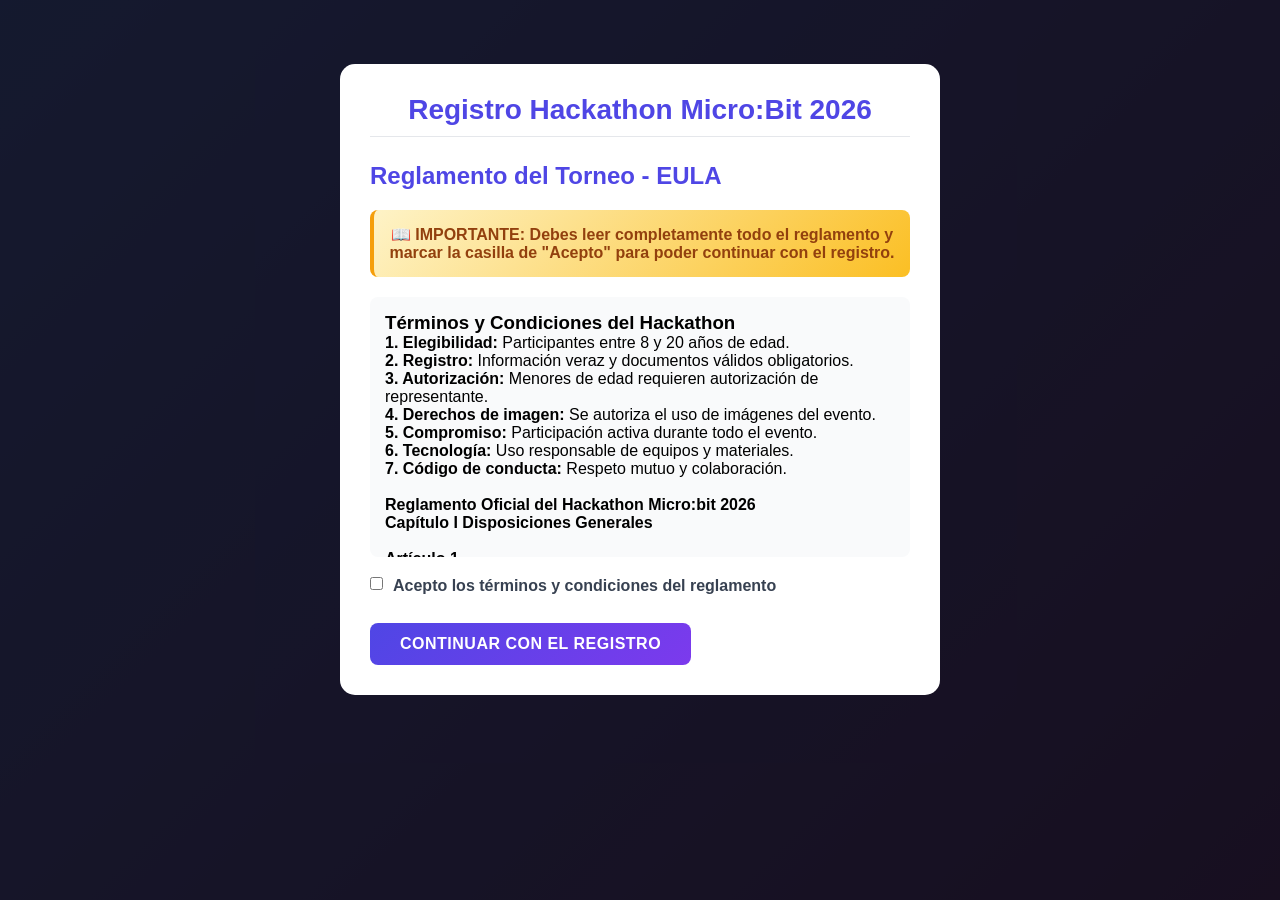
<file: index.html>
<!DOCTYPE html>
<html lang="es">

<head>
    <meta charset="UTF-8">
    <meta name="viewport" content="width=device-width, initial-scale=1.0">
    <title>Registro Hackathon</title>
    <style>
        * {
            margin: 0;
            padding: 0;
            box-sizing: border-box;
        }

        body {
            font-family: 'Segoe UI', Tahoma, Geneva, Verdana, sans-serif;
            background: linear-gradient(135deg, #667eea 0%, #764ba2 100%);
            min-height: 100vh;
            padding: 20px;
        }

        .container {
            max-width: 800px;
            margin: 0 auto;
            background: white;
            border-radius: 15px;
            box-shadow: 0 20px 40px rgba(0, 0, 0, 0.1);
            overflow: hidden;
        }

        .header {
            background: linear-gradient(135deg, #4f46e5, #7c3aed);
            color: white;
            padding: 30px;
            text-align: center;
        }

        .header h1 {
            font-size: 2.5em;
            margin-bottom: 10px;
        }

        .header p {
            opacity: 0.9;
            font-size: 1.1em;
        }

        .logo {
            max-width: 200px;
            height: auto;
            margin-bottom: 20px;
            display: block;
            margin-left: auto;
            margin-right: auto;
        }


        .progress-bar {
            background: #f3f4f6;
            height: 6px;
            position: relative;
        }

        .progress-fill {
            background: linear-gradient(90deg, #4f46e5, #7c3aed);
            height: 100%;
            width: 0%;
            transition: width 0.3s ease;
        }

        .form-container {
            padding: 40px;
        }

        .section {
            display: none;
            animation: fadeIn 0.3s ease;
        }

        .section.active {
            display: block;
        }

        .section-title {
            color: #4f46e5;
            font-size: 1.8em;
            margin-bottom: 20px;
            border-bottom: 2px solid #e5e7eb;
            padding-bottom: 10px;
        }

        .form-group {
            margin-bottom: 20px;
        }

        .form-row {
            display: grid;
            grid-template-columns: 1fr 1fr;
            gap: 15px;
        }

        .form-row.single {
            grid-template-columns: 1fr;
        }

        label {
            display: block;
            margin-bottom: 8px;
            color: #374151;
            font-weight: 600;
        }

        .required::after {
            content: ' *';
            color: #ef4444;
        }

        input,
        select,
        textarea {
            width: 100%;
            padding: 12px 15px;
            border: 2px solid #e5e7eb;
            border-radius: 8px;
            font-size: 16px;
            transition: all 0.3s ease;
        }

        input:focus,
        select:focus,
        textarea:focus {
            outline: none;
            border-color: #4f46e5;
            box-shadow: 0 0 0 3px rgba(79, 70, 229, 0.1);
        }

        .file-input {
            position: relative;
            overflow: hidden;
            display: inline-block;
            width: 100%;
        }

        .file-input input[type=file] {
            position: absolute;
            left: -9999px;
        }

        .file-input label {
            background: #f3f4f6;
            border: 2px dashed #d1d5db;
            border-radius: 8px;
            padding: 20px;
            text-align: center;
            cursor: pointer;
            transition: all 0.3s ease;
            display: block;
            margin: 0;
        }

        .file-input:hover label {
            background: #e5e7eb;
            border-color: #4f46e5;
        }

        .navigation {
            display: flex;
            justify-content: space-between;
            margin-top: 30px;
            padding-top: 20px;
            border-top: 1px solid #e5e7eb;
        }

        .btn {
            padding: 12px 30px;
            border: none;
            border-radius: 8px;
            font-size: 16px;
            font-weight: 600;
            cursor: pointer;
            transition: all 0.3s ease;
            text-transform: uppercase;
            letter-spacing: 0.5px;
        }

        .btn-primary {
            background: linear-gradient(135deg, #4f46e5, #7c3aed);
            color: white;
        }

        .btn-primary:hover {
            transform: translateY(-2px);
            box-shadow: 0 10px 20px rgba(79, 70, 229, 0.3);
        }

        .btn-secondary {
            background: #f3f4f6;
            color: #6b7280;
        }

        .btn-secondary:hover {
            background: #e5e7eb;
        }

        .modal {
            display: none;
            position: fixed;
            z-index: 1000;
            left: 0;
            top: 0;
            width: 100%;
            height: 100%;
            background: rgba(0, 0, 0, 0.8);
            animation: fadeIn 0.3s ease;
        }

        .modal-content {
            background: white;
            margin: 5% auto;
            padding: 30px;
            width: 90%;
            max-width: 600px;
            border-radius: 15px;
            max-height: 80vh;
            overflow-y: auto;
        }

        .checkbox-group {
            display: flex;
            align-items: flex-start;
            gap: 10px;
            margin-bottom: 20px;
        }

        .checkbox-group input[type="checkbox"] {
            width: auto;
            margin: 0;
        }

        .download-button {
            width: 100%;
            padding: 15px;
            background-color: #f8f9fa;
            border: 2px dashed #dee2e6;
            border-radius: 8px;
            color: #495057;
            font-size: 16px;
            cursor: pointer;
            transition: all 0.3s ease;
            text-align: center;
            font-family: inherit;
        }

        .download-button:hover {
            background-color: #e9ecef;
            border-color: #4f46e5;
            color: #4f46e5;
        }

        .alert-info {
            background-color: #e0f2fe;
            border: 1px solid #0277bd;
            border-radius: 4px;
            padding: 12px;
            margin-bottom: 15px;
        }

        .error {
            color: #ef4444;
            font-size: 14px;
            margin-top: 5px;
            display: none;
        }

        .success-message {
            background: #10b981;
            color: white;
            padding: 20px;
            border-radius: 8px;
            margin-bottom: 20px;
            display: none;
        }

        @keyframes fadeIn {
            from {
                opacity: 0;
                transform: translateY(20px);
            }

            to {
                opacity: 1;
                transform: translateY(0);
            }
        }

        @media (max-width: 768px) {
            .form-row {
                grid-template-columns: 1fr;
            }

            .container {
                margin: 10px;
            }

            .form-container {
                padding: 20px;
            }
        }
    </style>
</head>

<body>
    <!-- Modal EULA -->
    <div id="eulaModal" class="modal" style="display: block;">
        <div class="modal-content">

            <h1 style="text-align: center; color: #4f46e5; margin-top: 0; margin-bottom: 10px; font-size: 28px;">
                Registro Hackathon Micro:Bit 2026
            </h1>
            <hr style="border: 0; border-top: 1px solid #e5e7eb; margin-bottom: 25px;">
            <h2 style="color: #4f46e5; margin-bottom: 20px;">Reglamento del Torneo - EULA</h2>

            <div
                style="background: linear-gradient(135deg, #fef3c7, #fbbf24); padding: 15px; border-radius: 8px; margin-bottom: 20px; border-left: 4px solid #f59e0b;">
                <p style="margin: 0; color: #92400e; font-weight: 600; text-align: center;">
                    📖 <strong>IMPORTANTE:</strong> Debes leer completamente todo el reglamento y marcar la casilla de
                    "Acepto" para poder continuar con el registro.
                </p>
            </div>

            <div style="max-height: 260px; overflow-y: scroll; margin-bottom: 20px; padding: 15px; background: #f9fafb; border-radius: 8px;"
                id="rules">
                <h3>Términos y Condiciones del Hackathon</h3>
                <p><strong>1. Elegibilidad:</strong> Participantes entre 8 y 20 años de edad.</p>
                <p><strong>2. Registro:</strong> Información veraz y documentos válidos obligatorios.</p>
                <p><strong>3. Autorización:</strong> Menores de edad requieren autorización de representante.</p>
                <p><strong>4. Derechos de imagen:</strong> Se autoriza el uso de imágenes del evento.</p>
                <p><strong>5. Compromiso:</strong> Participación activa durante todo el evento.</p>
                <p><strong>6. Tecnología:</strong> Uso responsable de equipos y materiales.</p>
                <p><strong>7. Código de conducta:</strong> Respeto mutuo y colaboración.</p>

                <br>
                <p><strong>Reglamento Oficial del Hackathon Micro:bit 2026</strong></p>


                <p><strong>Capítulo I
                        Disposiciones Generales</strong></p>

                <br>

                <article>

                    <p><strong>Artículo 1.</strong></p> Objeto y alcance. El presente reglamento establece las normas y
                    directrices que regirán
                    la participación, el desarrollo y la evaluación del Hackathon Micro:bit 2026, organizado por Tecno
                    Cleveland. Este documento es de cumplimiento obligatorio para todos los participantes, jueces,
                    tutores y personal de la organización.
                </article>

                <article>

                    <p><strong>Artículo 2.</strong></p> Objetivos de la competencia. Los objetivos fundamentales de este
                    Hackathon son:
                    Fomentar la innovación: promover la aplicación creativa de la tecnología para resolver retos de
                    programación.
                    Potenciar habilidades: desarrollar el pensamiento lógico, la resolución de problemas en los
                    participantes.
                    Inspirar vocaciones: servir como plataforma para que los jóvenes exploren y se inspiren en el campo
                    de la tecnología, la programación y la robótica.
                    Estimular el aprendizaje de la programación de forma lúdica y práctica.
                </article>

                <article>
                    <p><strong>Artículo 3.</strong></p>
                    Requisitos de participación. Para ser elegible, el participante debe cumplir con los
                    siguientes requisitos:
                    Tener entre 8 y 20 años de edad.
                    Haber completado el proceso de inscripción formal y pago del monto establecido por la organización.
                    Cumplir con los criterios de la categoría a la que se postula.
                    Contar con la autorización escrita de un representante legal en caso de ser menor de 18 años. Dicho
                    modelo de autorización será proveído por la organización.
                </article>

                <article>
                    <p><strong>Artículo 4.</strong></p>
                    Proceso de inscripción. El proceso de inscripción se realizará a través de los canales
                    oficiales de Tecno Cleveland y constará de las siguientes etapas:
                    Registro en línea: los interesados deberán completar un formulario en línea con sus datos personales
                    y experiencia previa en programación.
                    Selección y notificación: la organización evaluará las postulaciones y seleccionará a los
                    participantes que mejor se adapten a cada categoría. Los seleccionados serán notificados a través de
                    correo electrónico.
                    Confirmación y aceptación: los participantes seleccionados deberán realizar el pago del monto
                    correspondiente a la inscripción a través de los métodos establecidos por la organización, confirmar
                    su asistencia y aceptar formalmente los términos del presente reglamento para asegurar su cupo.
                </article>

                <br>

                <p><strong>Capítulo II
                        Deberes y Obligaciones de los Participantes</strong></p>

                <br>

                <article>
                    <p><strong>Artículo 5.</strong></p>
                    Asistencia y puntualidad. Es obligación de cada participante asistir puntualmente a
                    todas las sesiones del Hackathon, incluyendo las rondas de desafíos, las sesiones informativas y la
                    premiación.
                </article>

                <article>
                    <p><strong>Artículo 6.</strong></p>
                    Cuidado de los equipos. Cada participante será responsable del buen uso y cuidado de los
                    equipos y materiales proporcionados por la organización. Cualquier daño intencional o por
                    negligencia deberá ser asumido por el participante.
                </article>

                <article>
                    <p><strong>Artículo 7.</strong></p>
                    Conducta y ética. Los participantes deben mantener una conducta respetuosa y ética en
                    todo momento, siguiendo los valores de integridad, respeto, perseverancia e innovación establecidos
                    en este reglamento.
                </article>

                <article>
                    <p><strong>Artículo 8.</strong></p>
                    Cumplimiento del reglamento. Es deber de cada participante leer, comprender y acatar
                    todas las normas y directrices del presente reglamento. La violación de cualquiera de estas normas
                    será motivo de sanción o descalificación, según la gravedad de la falta.
                </article>

                <br>

                <p><strong>Capítulo III
                        Participación y Categorías</strong></p>

                <br>

                <article>
                    <p><strong>Artículo 9.</strong></p>
                    Elegibilidad. Podrán participar ciudadanos venezolanos o extranjeros domiciliados en el
                    país que cumplan con los parámetros de edad establecidos y que posean conocimientos en el uso de
                    Micro:bit."
                </article>

                <article>
                    <p><strong>Artículo 10.</strong></p>
                    Categorías de competencia. Los participantes se dividirán en dos categorías, según su
                    edad y experiencia:
                    Principiante (Junior). Participantes de 8 a 14 años con conocimientos básicos en programación con
                    Micro:bit.
                    Avanzada (Libre). Participantes de 15 a 20 años con experiencia previa y dominio en la programación
                    de proyectos con Micro:bit.
                </article>

                <article>
                    <p><strong>Artículo 11.</strong></p>
                    Restricciones. Cada participante competirá exclusivamente en la categoría que le ha
                    sido asignada. No se permiten cambios de categoría. La organización se reserva el derecho de
                    verificar la información de cada participante, incluyendo su edad.
                </article>

                <br>
                <p><strong>
                        Capítulo IV
                        Estructura del Evento y Aspectos Técnicos
                    </strong></p>
                <br>

                <article>
                    <p><strong>Artículo 12.</strong></p>
                    Estructura del evento. La competencia se desarrollará a lo largo de tres (3) desafíos
                    técnicos por categoría. Cada desafío tendrá un tiempo límite específico. Un cronómetro visual y una
                    alarma sonora se utilizarán para gestionar el tiempo de forma transparente para todos los
                    participantes.
                </article>

                <article>
                    <p><strong>Artículo 13.</strong></p>
                    Recursos y materiales. La organización proporcionará una estación de trabajo individual
                    que incluye:
                    Una computadora portátil con el software MakeCode online.
                    Un mouse para facilitar la programación.
                    Una tarjeta Micro:bit V2 y un cable USB para la conexión.
                    Hojas de trabajo con la descripción detallada de cada desafío.
                </article>

                <article>
                    <p><strong>Artículo 14. Reglas técnicas.</strong></p>

                    Plataforma de programación: Los códigos deben ser desarrollados exclusivamente en el editor
                    MakeCode, utilizando la programación en bloques. No se permitirá el uso de otros lenguajes o
                    plataformas.
                    Código y entrega: El código debe ser una creación original del participante, desarrollado
                    íntegramente durante el tiempo estipulado. Al finalizar, el código se subirá a la plataforma
                    Micro:bit Classroom para su evaluación.
                    Proyección de modelo: Antes del inicio de cada desafío, se proyectará un modelo funcional del reto a
                    resolver para que los participantes comprendan claramente la meta.
                </article>

                <article>
                    <p><strong>Artículo 15. Fallas técnicas.</strong></p>

                    En caso de presentarse fallas técnicas se observarán los siguientes
                    parámetros:
                    Reporte inmediato: cualquier falla técnica en la computadora, Micro:bit, o cualquier otro
                    dispositivo debe ser reportada inmediatamente al equipo de apoyo técnico.
                    Evaluación y solución: el equipo de apoyo técnico evaluará la falla. Si es justificada, se
                    proporcionará una solución y de ser necesario, se detendrá el tiempo solo para el o los competidores
                    afectados mientras se ejecuta la solución, una vez solventado el inconveniente se restablecerá para
                    él o los afectados el conteo del tiempo.
                    El juez no brindará asistencia técnica directa para evitar cualquier situación que pueda comprometer
                    la imparcialidad y credibilidad de la competencia. A los fines de brindar asistencia técnica se
                    contará con personal especializado debidamente acreditado quienes serán los únicos autorizados para
                    solventar las situaciones contingencia que se susciten con relación al desempeño y/o funcionalidad
                    de los equipos.
                    Daño del equipo: el daño intencional o sin justificación de los equipos o materiales asignados
                    resultará en la descalificación inmediata del participante.
                </article>

                <br>
                <p><strong>
                        Capítulo V
                        Evaluación, Jurado y Premiación
                    </strong></p>

                <br>

                <article>
                    <p><strong>Artículo 16.</strong></p>
                    Sistema de puntuación. Cada desafío tiene un valor máximo de 5 puntos. La puntuación se
                    distribuirá de la siguiente manera: según los Ítem a evaluar que dependen del desafío.
                    Criterios:
                    Funcionalidad técnica (resultado visible en la Micro:bit)
                    Tiempo de finalización (como criterio de desempate)
                </article>

                <article>
                    <p><strong>Artículo 17.</strong></p>
                    Momento de la evaluación. Durante el proceso de evaluación, el participante no tendrá
                    permitido manipular la Micro:bit. El jurado será el encargado de verificar la funcionalidad del
                    dispositivo según los requisitos establecidos. El estudiante solo podrá observar y dialogar con los
                    jurados, sin realizar demostraciones de las capacidades del proyecto.
                </article>

                <article>
                    <p><strong>Artículo 18.</strong></p>
                    Criterios de desempate. En caso de que dos o más participantes obtengan la misma
                    puntuación, el tiempo de ejecución será el criterio decisivo para determinar el ganador. Vale decir,
                    el participante ganador será el que haya terminado los retos en menor tiempo.
                </article>

                <article>
                    <p><strong>Artículo 19.</strong></p>
                    Jurado y supervisión. Un jurado compuesto por al menos dos (2) jueces técnicos evaluará
                    cada resultado de forma objetiva. Un juez de supervisión garantizará la transparencia y el
                    cumplimiento del reglamento. El jurado no está autorizado para brindar asistencia técnica a los
                    participantes.
                </article>

                <article>
                    <p><strong>Artículo 20.</strong></p>
                    Premiación y reconocimiento. Se premiará a los tres (3) primeros lugares de cada
                    categoría. Los ganadores recibirán medallas y obsequios. Todos los participantes recibirán un
                    certificado digital que acredita su participación en el Hackathon.
                </article>

                <article>
                    <p><strong>Artículo 21.</strong></p>
                    Anuncio de resultados. Los resultados oficiales se darán a conocer al concluir la
                    última ronda de la competencia. El jurado dispondrá de aproximadamente dos horas, distribuidas a lo
                    largo del evento, para la revisión y deliberación necesarias.
                </article>

                <br>
                <p><strong>
                        Capítulo VI
                        Conducta, Ética y Valores
                    </strong></p>

                <br>

                <article>
                    <p><strong>Artículo 22.</strong></p>
                    Valores de la competencia. Este Hackathon se sustenta sobre los siguientes valores que
                    esperamos ver reflejados en cada participante y asistente:

                    Integridad: todos los competidores deben actuar de forma íntegra y honesta, por lo cual, cada
                    resultado debe ser consecuencia del trabajo y esfuerzo propio.
                    Respeto: debe prevalecer en todo momento la cortesía y el respeto hacia los compañeros, jueces y la
                    organización son obligatorios. Se fomentará un ambiente de solidaridad y apoyo mutuo.
                    Perseverancia: se promoverá la tenacidad y la resiliencia ante los desafíos técnicos, tomando en
                    consideración que la superación personal es tan importante como el resultado final.
                    Innovación: se exaltará la creatividad y la capacidad de pensar fuera de lo convencional para
                    generar los resultados adecuados antes los retos planteados.
                </article>

                <article>
                    <p><strong>Artículo 23. </strong></p>
                    Causas de descalificación. Cualquier acción que atente contra los valores de la
                    competencia será motivo de descalificación inmediata. Se considerarán faltas graves:
                    Plagio: copiar código o ideas de otros participantes.
                    Daño del equipo: el daño intencional o sin justificación de los equipos o materiales asignados
                    resultará en la descalificación inmediata del participante.
                    Asistencia externa: recibir ayuda, de cualquier tipo, de personas ajenas al equipo de apoyo técnico
                    o usar códigos prediseñados.
                    Comportamiento antideportivo: emitir sonidos peyorativos ("abucheos"), interrupciones inapropiadas,
                    uso de palabras obscenas o cualquier otra falta de respeto.
                    Manipulación: intentar manipular el resultado o el sistema de evaluación.
                    Salir del recinto, salón o espacio físico destinado para el desarrollo de la competencia una vez
                    iniciada la misma, vale decir, una vez mostrado los retos y puesto en marcha el conteo. A tal efecto
                    los competidores deberán tomar las previsiones correspondientes anticipadamente (ir al baño, tomar
                    agua, etc) a los fines de no tener que salir del lugar.
                </article>

                <br>

                <p><strong>Capítulo VII
                        Disposiciones Finales</strong></p>

                <article>
                    <p><strong>Artículo 24.</strong></p>
                    Glosario de términos.
                    Hackathon: es una competencia donde los participantes se enfocan en resolver retos de programación
                    en un tiempo limitado, fomentando la innovación.
                    Micro:bit: una pequeña computadora programable con sensores, botones y una matriz de LEDs, diseñada
                    para la educación en tecnología y programación.
                    Programación en bloques: un método de programación visual donde se utilizan bloques gráficos para
                    crear códigos, haciendo el proceso más intuitivo y accesible, especialmente para principiantes.
                    MakeCode: un editor de programación en línea desarrollado por Microsoft que permite crear códigos de
                    forma gráfica y en texto para dispositivos como la tarjeta Micro:bit.
                    Reto/Desafío: un problema o tarea específica que los participantes deben resolver utilizando sus
                    habilidades de programación y la tarjeta Micro:bit.
                    Jurado: el equipo de expertos, técnicos y docentes encargados de evaluar las soluciones presentadas
                    por los participantes, según los criterios de este reglamento.
                    Plagio: el acto de copiar el código o la idea de otro participante y presentarlo como propio.
                    Equipo de Apoyo Técnico: personal especializado de la organización encargado de resolver fallas
                    técnicas de hardware o software que puedan surgir durante el evento, garantizando la imparcialidad
                    del jurado.
                </article>

                <article>
                    <p><strong>Artículo 25.</strong></p>
                    Aceptación del reglamento. La inscripción y participación en el Hackathon implica la
                    plena aceptación de cada una de las normas y condiciones establecidas en este reglamento.
                </article>

                <article>
                    <p><strong>Artículo 26.</strong></p>
                    Ajustes. La organización se reserva el derecho de realizar ajustes a este reglamento en
                    caso de fuerza mayor o imprevistos logísticos, siempre buscando garantizar la equidad y la
                    transparencia del evento.
                </article>

                <article>
                    <p><strong>Artículo 27.</strong></p>
                    Política de uso de dispositivos personales No se permitirá a los participantes llevar
                    sus propios dispositivos electrónicos, accesorios y materiales
                </article>

                <article>
                    <p><strong>Artículo 28.</strong></p>
                    Reglas para tutores y acompañantes Los tutores, representantes o acompañantes podrán
                    estar presentes únicamente en las áreas designadas por la organización y no podrán interactuar,
                    asesorar o asistir a los participantes durante el desarrollo de la competencia. Cualquier
                    incumplimiento de esta norma podrá derivar en sanciones para el participante asociado.
                </article>

                <article>
                    <p><strong>Artículo 29.</strong></p>
                    Derechos de uso de proyecto Todos los proyectos y materiales desarrollados durante el
                    Hackathon podrán ser documentados, fotografiados, grabados y publicados por la organización con
                    fines educativos, promocionales y de difusión del evento. Los derechos de autor seguirán
                    perteneciendo a los creadores, pero la organización contará con una licencia no exclusiva para su
                    uso y divulgación.
                </article>

                <article>
                    <p><strong>Artículo 30.</strong></p>
                    Protocolos ante empates En caso de que dos o más participantes obtengan el mismo
                    puntaje y tiempo, se realizará un reto adicional definido por el comité organizador para determinar
                    la posición final. Dicho reto será breve, práctico y evaluará habilidades relacionadas con el
                    objetivo del evento.
                </article>
            </div>
            <div class="checkbox-group">
                <input type="checkbox" id="acceptEula">
                <label for="acceptEula">Acepto los términos y condiciones del reglamento</label>
            </div>
            <button class="btn btn-primary" onclick="acceptEulaAndStart()">Continuar con el Registro</button>
        </div>
    </div>

    <div class="container" id="mainForm" style="display: none;">
        <div class="header">
            <img src="img/hackathon_logo.png" alt="Logo Hackathon" class="logo">
            <h1>Registro Hackathon Micro:Bit 2026</h1>
            <p>Educación con Tecnología que Inspira 🚀</p>
        </div>

        <div class="progress-bar">
            <div class="progress-fill" id="progressBar"></div>
        </div>

        <form id="hackathonForm" class="form-container">
            <!-- Sección 1: Datos Personales -->
            <div class="section active" id="section1">
                <h2 class="section-title">📋 Datos Personales Participante</h2>

                <div class="form-row">
                    <div class="form-group">
                        <label for="fullName" class="required">Nombres</label>
                        <input type="text" id="fullName" name="fullName" required pattern="[a-zA-ZáéíóúÁÉÍÓÚñÑ\s]+"
                            title="Solo se permiten letras" autocomplete="off">
                        <div class="error" id="fullNameError">El nombre solo debe contener letras</div>
                    </div>

                    <div class="form-group">
                        <label for="lastName" class="required">Apellidos</label>
                        <input type="text" id="lastName" name="lastName" required pattern="[a-zA-ZáéíóúÁÉÍÓÚñÑ\s]+"
                            title="Solo se permiten letras" autocomplete="off">
                        <div class="error" id="lastNameError">El apellido solo debe contener letras</div>
                    </div>
                </div>

                <div class="form-row">
                    <div class="form-group">
                        <label for="docType" class="required">Tipo de Documento</label>
                        <select id="docType" name="docType" required onchange="updateDocumentType()">
                            <option value="">Seleccionar</option>
                            <option value="cedula">Cédula</option>
                            <option value="pasaporte">Pasaporte</option>
                            <option value="cedula_escolar">Cédula Escolar</option>
                        </select>
                    </div>

                    <div class="form-group" id="nationalityGroup" style="display: none;">
                        <label for="nationality" class="required">Nacionalidad</label>
                        <select id="nationality" name="nationality" onchange="updateCedulaPrefix()">
                            <option value="">Seleccionar</option>
                            <option value="V">Venezolano</option>
                            <option value="E">Extranjero</option>
                        </select>
                    </div>
                </div>

                <div class="form-group">
                    <label for="documentNumber" class="required">Número de Documento</label>
                    <input type="text" id="documentNumber" name="documentNumber" maxlength="10" required
                        placeholder="Ej: 12345678" autocomplete="off">
                    <div class="error" id="documentError">Este documento ya está registrado</div>
                </div>

                <div class="form-group">
                    <label for="documentPhoto" class="required">Foto del Documento de Identidad</label>
                    <div class="file-input">
                        <input type="file" id="documentPhoto" name="documentPhoto" accept="image/*,.pdf" required
                            autocomplete="off">
                        <label for="documentPhoto">📄 Click para subir documento (JPG, PNG, PDF - Máx 5MB)</label>
                    </div>
                </div>

                <div class="form-row">
                    <div class="form-group">
                        <label for="birthDate" class="required">Fecha de Nacimiento</label>
                        <input type="date" id="birthDate" name="birthDate" required onchange="calculateAge()"
                            autocomplete="off">
                    </div>

                    <div class="form-group">
                        <label for="age">Edad (calculada automáticamente)</label>
                        <input type="number" id="age" name="age" readonly>
                        <div class="error" id="ageError">La edad debe estar entre 8 y 20 años</div>
                    </div>
                </div>

                <div class="form-row">
                    <div class="form-group">
                        <label for="gender" class="required">Sexo</label>
                        <select id="gender" name="gender" required>
                            <option value="">Seleccionar</option>
                            <option value="masculino">Masculino</option>
                            <option value="femenino">Femenino</option>
                        </select>
                    </div>

                    <div class="form-group">
                        <label for="email" class="required">Correo Electrónico</label>
                        <input type="email" id="email" name="email" required autocomplete="off">
                        <div class="error" id="emailError">Formato de email inválido</div>
                    </div>
                </div>

                <div class="form-row">
                    <div class="form-group">
                        <label for="phone" class="required">Teléfono</label>
                        <input type="tel" id="phone" name="phone" required placeholder="+58 XXX-XXXXXXX"
                            pattern="\+58\s\d{3}-\d{7}" autocomplete="off">
                    </div>

                    <div class="form-group">
                        <label for="state" class="required">Estado</label>
                        <select id="state" name="state" required onchange="loadCities()">
                            <option value="">Seleccionar Estado</option>
                            <option value="amazonas">Amazonas</option>
                            <option value="anzoategui">Anzoátegui</option>
                            <option value="apure">Apure</option>
                            <option value="aragua">Aragua</option>
                            <option value="barinas">Barinas</option>
                            <option value="bolivar">Bolívar</option>
                            <option value="carabobo">Carabobo</option>
                            <option value="cojedes">Cojedes</option>
                            <option value="delta_amacuro">Delta Amacuro</option>
                            <option value="distrito_capital">Distrito Capital</option>
                            <option value="falcon">Falcón</option>
                            <option value="guarico">Guárico</option>
                            <option value="lara">Lara</option>
                            <option value="merida">Mérida</option>
                            <option value="miranda">Miranda</option>
                            <option value="monagas">Monagas</option>
                            <option value="nueva_esparta">Nueva Esparta</option>
                            <option value="portuguesa">Portuguesa</option>
                            <option value="sucre">Sucre</option>
                            <option value="tachira">Táchira</option>
                            <option value="trujillo">Trujillo</option>
                            <option value="vargas">Vargas</option>
                            <option value="yaracuy">Yaracuy</option>
                            <option value="zulia">Zulia</option>
                        </select>
                    </div>
                </div>

                <div class="form-row">
                    <div class="form-group">
                        <label for="city" class="required">Ciudad</label>
                        <select id="city" name="city" required>
                            <option value="">Primero selecciona un estado</option>
                        </select>
                    </div>

                    <div class="form-group">
                        <label for="address" class="required">Dirección</label>
                        <textarea id="address" name="address" rows="3" required placeholder="Dirección completa"
                            autocomplete="off"></textarea>
                    </div>
                </div>

                <!-- Sección 4: Autorización (Condicional) -->
                <div class="section" id="sectionConfirmation" style="display: none;">
                    <h2 class="section-title">👨‍👩‍👧‍👦 Autorización de Representante</h2>
                    <p style="margin-bottom: 20px; color: #6b7280;">Como eres menor de edad, necesitamos los datos de tu
                        representante legal.</p>

                    <div class="form-row">
                        <div class="form-group">
                            <label for="guardianName" class="required">Nombre del Representante</label>
                            <input type="text" id="guardianName" name="guardianName" pattern="[a-zA-ZáéíóúÁÉÍÓÚñÑ\s]+"
                                autocomplete="off">
                        </div>

                        <div class="form-group">
                            <label for="guardianDocType" class="required">Tipo de Documento</label>
                            <select id="guardianDocType" name="guardianDocType" onchange="updateGuardianNationality()">
                                <option value="">Seleccionar</option>
                                <option value="cedula">Cédula</option>
                                <option value="pasaporte">Pasaporte</option>
                            </select>
                        </div>
                    </div>

                    <div class="form-row">
                        <div class="form-group" id="guardianNationalityGroup" style="display: none;">
                            <label for="guardianNationality" class="required">Nacionalidad</label>
                            <select id="guardianNationality" name="guardianNationality">
                                <option value="">Seleccionar</option>
                                <option value="V">Venezolano</option>
                                <option value="E">Extranjero</option>
                            </select>
                        </div>

                        <div class="form-group">
                            <label for="guardianDocument" class="required">Cédula del Representante</label>
                            <input type="text" id="guardianDocument" maxlength="10" name="guardianDocument"
                                autocomplete="off">
                        </div>
                    </div>

                    <div class="form-row">
                        <div class="form-group">
                            <label for="guardianEmail" class="required">Email del Representante</label>
                            <input type="email" id="guardianEmail" name="guardianEmail" autocomplete="off">
                        </div>

                        <div class="form-group">
                            <label for="guardianPhone" class="required">Teléfono del Representante</label>
                            <input type="tel" id="guardianPhone" name="guardianPhone" placeholder="+58 XXX-XXXXXXX"
                                autocomplete="off">
                        </div>
                    </div>

                    <div class="checkbox-group">
                        <input type="checkbox" id="guardianAuthorization" name="guardianAuthorization"
                            autocomplete="off">
                        <label for="guardianAuthorization">Como representante legal, autorizo la participación del menor
                            en
                            el hackathon y acepto todos los términos y condiciones.</label>
                    </div>

                    <div class="form-group">
                        <label for="authorizationDocument" class="required">Documento de Autorización</label>

                        <!-- Disclaimer obligatorio -->
                        <div class="alert alert-info"
                            style="background-color: #e0f2fe; border: 1px solid #0277bd; border-radius: 4px; padding: 12px; margin-bottom: 15px;">
                            <strong>⚠️ OBLIGATORIO:</strong> Debe descargar el formato de autorización, firmarlo y
                            traerlo el día del evento para poder participar en el hackathon.
                        </div>

                        <!-- Botón de descarga con el mismo estilo -->
                        <div class="file-input">
                            <button type="button" onclick="downloadAuthorizationPDF(event)" class="download-button">
                                📋 Click para descargar formato de autorización (PDF)
                            </button>
                        </div>

                        <p style="font-size: 14px; color: #6b7280; margin-top: 8px;">
                            📝 Debe traer el documento firmado el día del evento.
                        </p>
                    </div>
                </div>
            </div>

            <!-- Sección 2: Datos Académicos -->
            <div class="section" id="section2">
                <h2 class="section-title">🎓 Datos Académicos</h2>

                <div class="form-group">
                    <label for="institution" class="required">Institución Educativa</label>
                    <input type="text" id="institution" name="institution" required autocomplete="off">
                </div>

                <div class="form-group">
                    <label for="educationLevel" class="required">Nivel Educativo</label>
                    <select id="educationLevel" name="educationLevel" required onchange="updateGrade()">
                        <option value="">Seleccionar nivel</option>
                        <option value="primaria">Primaria</option>
                        <option value="bachillerato">Bachillerato</option>
                        <option value="universidad">Universidad</option>
                    </select>
                </div>

                <div class="form-group" id="gradeGroup" style="display: none;">
                    <label for="grade" class="required">Grado/Año/Semestre</label>
                    <select id="grade" name="grade">
                        <option value="">Primero selecciona el nivel educativo</option>
                    </select>
                </div>

                <div class="form-group">
                    <label for="category">Categoría (asignada automáticamente)</label>
                    <input type="text" id="category" name="category" readonly placeholder="Se asignará según la edad">
                </div>
            </div>

            <!-- Sección 3: Participación -->
            <div class="section" id="section3">
                <h2 class="section-title">🤖 Participación</h2>

                <div class="form-group">
                    <label for="microbitExperience" class="required">Experiencia previa con Micro:bit</label>
                    <select id="microbitExperience" name="microbitExperience" required>
                        <option value="">Seleccionar experiencia</option>
                        <option value="ninguna">Ninguna</option>
                        <option value="basica">Básica</option>
                        <option value="intermedia">Intermedia</option>
                        <option value="avanzada">Avanzada</option>
                    </select>
                </div>

                <div class="form-group">
                    <label for="expectations">Expectativas del evento (opcional)</label>
                    <textarea id="expectations" name="expectations" rows="4"
                        placeholder="¿Qué esperas aprender o lograr en este hackathon?" autocomplete="off"></textarea>
                </div>
            </div>

            <!-- Sección 3.5: Información de Pago -->
            <div class="section" id="section4">
                <h2 class="section-title">💳 Información de Pago</h2>

                <div class="form-group">
                    <label for="paymentMethod" class="required">Método de Pago</label>
                    <select id="paymentMethod" name="paymentMethod" required onchange="updatePaymentMethod()">
                        <option value="">Seleccionar método</option>
                        <option value="pago_movil">Pago Móvil</option>
                        <option value="efectivo">Efectivo</option>
                    </select>
                </div>

                <!-- Sección Pago Móvil -->
                <div id="pagoMovilSection" style="display: none;">

                    <!-- Datos de Pago Móvil del Receptor -->
                    <div
                        style="background: linear-gradient(135deg, #667eea 0%, #764ba2 100%); padding: 25px; border-radius: 12px; margin-bottom: 25px; box-shadow: 0 4px 6px rgba(0,0,0,0.1);">
                        <h3 style="color: white; margin-bottom: 15px; font-size: 1.3em; text-align: center;">
                            📱 Datos para Transferencia
                        </h3>
                        <div style="background: white; padding: 20px; border-radius: 8px;">
                            <div style="display: grid; gap: 12px;">
                                <div
                                    style="display: flex; justify-content: space-between; padding: 8px 0; border-bottom: 1px solid #e5e7eb;">
                                    <span style="font-weight: 600; color: #4f46e5;">Banco:</span>
                                    <span style="color: #374151;">0134 - BANESCO</span>
                                </div>
                                <div
                                    style="display: flex; justify-content: space-between; padding: 8px 0; border-bottom: 1px solid #e5e7eb;">
                                    <span style="font-weight: 600; color: #4f46e5;">Teléfono:</span>
                                    <span style="color: #374151; font-family: monospace;">0424-5365103</span>
                                </div>
                                <div
                                    style="display: flex; justify-content: space-between; padding: 8px 0; border-bottom: 1px solid #e5e7eb;">
                                    <span style="font-weight: 600; color: #4f46e5;">Titular:</span>
                                    <span style="color: #374151;">Tecnocleveland</span>
                                </div>
                                <div style="display: flex; justify-content: space-between; padding: 8px 0;">
                                    <span style="font-weight: 600; color: #4f46e5;">Documento:</span>
                                    <span style="color: #374151; font-family: monospace;">E-84496626</span>
                                </div>
                            </div>
                        </div>
                    </div>

                    <!-- Monto a Pagar -->
                    <div class="form-group">
                        <label>Monto a Pagar</label>
                        <div
                            style="background: linear-gradient(135deg, #10b981, #059669); padding: 20px; border-radius: 12px; text-align: center; box-shadow: 0 4px 6px rgba(0,0,0,0.1);">
                            <p style="font-size: 14px; color: rgba(255,255,255,0.9); margin: 0 0 8px 0;">
                                Monto Total
                            </p>
                            <p
                                style="font-size: 36px; font-weight: bold; color: white; margin: 0; font-family: monospace;">
                                Bs. <span id="amountBs">Cargando...</span>
                            </p>
                            <p style="font-size: 14px; color: rgba(255,255,255,0.85); margin: 10px 0 0 0;">
                                Equivalente a $20.00 USD
                            </p>
                            <p style="font-size: 12px; color: rgba(255,255,255,0.75); margin: 5px 0 0 0;">
                                Tasa BCV: <span id="bcvRate">--</span> Bs/$
                            </p>
                        </div>
                    </div>

                    <!-- Datos del Pago -->
                    <div style="background: #f9fafb; padding: 20px; border-radius: 8px; margin-top: 20px;">
                        <h4 style="color: #4f46e5; margin-bottom: 15px;">Datos de tu Pago</h4>

                        <div class="form-row">
                            <div class="form-group">
                                <label for="paymentPhone" class="required">Teléfono desde donde pagó</label>
                                <input autocomplete="off" type="tel" id="paymentPhone" name="paymentPhone"
                                    placeholder="+58 XXX-XXXXXXX">
                            </div>

                            <div class="form-group">
                                <label for="paymentBank" class="required">Banco</label>
                                <select id="paymentBank" name="paymentBank">
                                    <option value="">Seleccionar banco</option>
                                    <option value="0102">0102 - BANCO DE VENEZUELA</option>
                                    <option value="0104">0104 - BANCO VENEZOLANO DE CREDITO</option>
                                    <option value="0105">0105 - BANCO MERCANTIL</option>
                                    <option value="0108">0108 - BBVA PROVINCIAL</option>
                                    <option value="0114">0114 - BANCARIBE</option>
                                    <option value="0115">0115 - BANCO EXTERIOR</option>
                                    <option value="0128">0128 - BANCO CARONI</option>
                                    <option value="0134">0134 - BANESCO</option>
                                    <option value="0137">0137 - BANCO SOFITASA</option>
                                    <option value="0138">0138 - BANCO PLAZA</option>
                                    <option value="0146">0146 - BANGENTE</option>
                                    <option value="0151">0151 - BANCO FONDO COMUN</option>
                                    <option value="0156">0156 - 100% BANCO</option>
                                    <option value="0157">0157 - DELSUR BANCO UNIVERSAL</option>
                                    <option value="0163">0163 - BANCO DEL TESORO</option>
                                    <option value="0168">0168 - BANCRECER</option>
                                    <option value="0169">0169 - R4 BANCO MICROFINANCIERO</option>
                                    <option value="0171">0171 - BANCO ACTIVO</option>
                                    <option value="0172">0172 - BANCAMIGA</option>
                                    <option value="0173">0173 - BANCO INTERNACIONAL DE DESARROLLO</option>
                                    <option value="0174">0174 - BANPLUS</option>
                                    <option value="0175">0175 - BANCO DIGITAL DE LOS TRABAJADORES</option>
                                    <option value="0177">0177 - BANFANB</option>
                                    <option value="0178">0178 - N58 BANCO DIGITAL</option>
                                    <option value="0191">0191 - BANCO NACIONAL DE CREDITO</option>
                                </select>
                            </div>
                        </div>

                        <div class="form-row">
                            <div class="form-group">
                                <label for="paymentDate" class="required">Fecha del Pago</label>
                                <input autocomplete="off" type="date" id="paymentDate" name="paymentDate">
                            </div>

                            <div class="form-group">
                                <label for="paymentReference" class="required">Últimos 4 dígitos de la
                                    referencia</label>
                                <input autocomplete="off" type="text" id="paymentReference" name="paymentReference"
                                    maxlength="4" pattern="[0-9]{4}" placeholder="1234">
                            </div>
                        </div>

                        <div class="form-group">
                            <label for="paymentProof" class="required">Comprobante de Pago</label>
                            <div class="file-input">
                                <input type="file" id="paymentProof" name="paymentProof" accept="image/*,.pdf">
                                <label for="paymentProof">📄 Click para subir comprobante (JPG, PNG, PDF - Máx
                                    5MB)</label>
                            </div>
                            <p style="font-size: 14px; color: #6b7280; margin-top: 8px;">
                                📸 Sube una captura clara del comprobante de tu pago móvil
                            </p>
                        </div>
                    </div>
                </div>

                <!-- Sección Efectivo -->
                <div id="efectivoSection" style="display: none;">
                    <div
                        style="background: linear-gradient(135deg, #fef3c7, #fbbf24); padding: 20px; border-radius: 8px; border-left: 4px solid #f59e0b;">
                        <div style="display: flex; align-items: center; gap: 15px;">
                            <div style="font-size: 48px;">💵</div>
                            <div>
                                <p style="margin: 0; color: #92400e; font-weight: 600; font-size: 16px;">
                                    Pago en Efectivo
                                </p>
                                <p style="margin: 5px 0 0 0; color: #78350f; font-size: 14px;">
                                    Deberá hacer entrega del dinero, en una suma correspondiente a <strong>$20.00
                                        USD</strong> a nuestras instalaciones, ubicadas en: <strong> Av. 32 esquina
                                        calle 24, C.C Alianza, Acarigua 3301, Portuguesa</strong>.
                                </p>
                            </div>
                        </div>
                    </div>
                </div>
            </div>

            <!-- Sección 4: Logística y Confirmación -->
            <div class="section" id="section5">
                <h2 class="section-title">✅ Logística y Confirmación</h2>

                <div class="form-group">
                    <label for="shirtSize" class="required">Talla de Franela</label>
                    <select id="shirtSize" name="shirtSize" required>
                        <option value="">Seleccionar talla</option>
                        <option value="S">S (Pequeña)</option>
                        <option value="M">M (Mediana)</option>
                        <option value="L">L (Grande)</option>
                        <option value="XL">XL (Extra Grande)</option>
                    </select>
                </div>

                <div class="checkbox-group">
                    <input autocomplete="off" type="checkbox" id="imageRights" name="imageRights" required>
                    <label for="imageRights" class="required">Autorizo el uso de mi imagen en fotografías y videos del
                        evento para fines promocionales y educativos.</label>
                </div>

                <div class="checkbox-group">
                    <input autocomplete="off" type="checkbox" id="dataVerification" name="dataVerification" required>
                    <label for="dataVerification" class="required">Confirmo que toda la información proporcionada es
                        veraz y completa.</label>
                </div>

                <input type="hidden" id="g-recaptcha-response" name="g-recaptcha-response">
            </div>

            <div class="success-message" id="successMessage">
                <h3>¡Registro exitoso! 🎉</h3>
                <p>Tu número de registro es: <strong id="registrationNumber"></strong></p>
                <p>Recibirás un correo de confirmación con tu código QR.</p>
            </div>

            <!-- Navegación -->
            <div class="navigation">
                <button type="button" class="btn btn-secondary" id="prevBtn" onclick="changeSection(-1)"
                    style="display: none;">← Anterior</button>
                <button type="button" class="btn btn-primary" id="nextBtn" onclick="changeSection(1)">Siguiente
                    →</button>
                <button type="submit" class="btn btn-primary" id="submitBtn" style="display: none;">🚀
                    Registrarse</button>
            </div>
        </form>
    </div>

    <script>
        // Seleccionamos todos los inputs tipo tel
        const phoneInputs = document.querySelectorAll('input[type="tel"]');

        phoneInputs.forEach(phoneInput => {
            phoneInput.addEventListener('input', function (e) {
                // Obtenemos solo números
                let value = e.target.value.replace(/\D/g, '');

                // Si empieza con 58, lo quitamos (porque siempre vamos a poner +58)
                if (value.startsWith('58')) {
                    value = value.substring(2);
                }

                // Limitamos a 10 dígitos (número venezolano sin prefijo)
                if (value.length > 10) {
                    value = value.substring(0, 10);
                }

                // Construimos el formato
                if (value.length > 3) {
                    e.target.value = `+58 ${value.substring(0, 3)}-${value.substring(3)}`;
                } else if (value.length > 0) {
                    e.target.value = `+58 ${value}`;
                } else {
                    e.target.value = ''; // Si borró todo, dejamos vacío
                }
            });
        });
    </script>

    <script>
        // Expresión regular para validar correo
        const emailRegex = /^[a-zA-Z0-9._%+-]+@[a-zA-Z0-9.-]+\.[a-zA-Z]{2,}$/;

        // Seleccionamos todos los inputs tipo email
        const emailInputs = document.querySelectorAll('input[type="email"]');

        emailInputs.forEach(input => {
            // buscamos el div de error asociado, asumiendo que está justo después del input
            const errorDiv = input.parentElement.querySelector('.error');

            input.addEventListener("input", function () {
                const value = input.value;

                if (emailRegex.test(value)) {
                    input.style.borderColor = "green";
                    if (errorDiv) errorDiv.style.display = "none";
                } else {
                    input.style.borderColor = "red";
                    if (errorDiv) errorDiv.style.display = "block";
                }
            });
        });
    </script>


    <script>
        let currentSection = 1;
        const totalSections = 5;
        let isMinor = false;
        // Agregar después de las variables globales
        let bcvRate = 0;
        let calculatedAmount = 0;

        async function fetchBCVRate() {
            try {
                // Llamar a tu propio proxy en lugar de APIs externas
                const response = await fetch('/api-bcv-proxy.php');

                if (!response.ok) {
                    throw new Error('Error al obtener la tasa del BCV');
                }

                const data = await response.json();
                console.log('Respuesta del proxy BCV:', data);

                // Validar que la respuesta sea exitosa y contenga la tasa
                if (!data.success || !data.rate || isNaN(data.rate)) {
                    throw new Error('Datos de tasa inválidos');
                }

                bcvRate = parseFloat(data.rate);
                calculatedAmount = parseFloat((20 * bcvRate).toFixed(2));

                // Mostrar la tasa
                document.getElementById('bcvRate').textContent = bcvRate.toFixed(2);

                // Mostrar el monto con formato
                document.getElementById('amountBs').textContent = calculatedAmount.toLocaleString('es-VE', {
                    minimumFractionDigits: 2,
                    maximumFractionDigits: 2
                });

                // Mostrar información de la fuente y fecha (NUEVO)
                if (data.source) {
                    console.log(`Tasa BCV obtenida desde: ${data.source}`);
                }

                if (data.date || data.updatedAt) {
                    const fechaActualizacion = data.date || data.updatedAt;
                    console.log(`Última actualización: ${fechaActualizacion}`);

                    // Opcional: Mostrar la fecha en la interfaz
                    const fechaElement = document.getElementById('fechaTasa');
                    if (fechaElement) {
                        fechaElement.textContent = `Actualizado: ${fechaActualizacion}`;
                    }
                }

                return bcvRate;

            } catch (error) {
                console.error('Error al obtener tasa BCV:', error);

                // Actualizar UI con estado de error
                document.getElementById('bcvRate').textContent = 'Error Bs/$';
                document.getElementById('amountBs').textContent = 'No disponible';

                // Mensaje de error más informativo
                alert('No se pudo obtener la tasa del BCV. Por favor, intente nuevamente más tarde.\n\nSi el problema persiste, contacte al administrador.');

                return 0;
            }
        }

        // Opcional: Función para reintentar obtener la tasa
        async function fetchBCVRateWithRetry(maxRetries = 3) {
            for (let i = 0; i < maxRetries; i++) {
                const rate = await fetchBCVRate();
                if (rate > 0) {
                    return rate;
                }

                // Esperar 2 segundos antes de reintentar
                if (i < maxRetries - 1) {
                    console.log(`Reintentando obtener tasa (${i + 1}/${maxRetries})...`);
                    await new Promise(resolve => setTimeout(resolve, 2000));
                }
            }

            return 0;
        }

        // Función para actualizar método de pago
        function updatePaymentMethod() {
            const method = document.getElementById('paymentMethod').value;
            const pagoMovilSection = document.getElementById('pagoMovilSection');
            const efectivoSection = document.getElementById('efectivoSection');

            // Resetear campos required
            document.getElementById('paymentPhone').required = false;
            document.getElementById('paymentBank').required = false;
            document.getElementById('paymentDate').required = false;
            document.getElementById('paymentReference').required = false;
            document.getElementById('paymentProof').required = false;

            if (method === 'pago_movil') {
                pagoMovilSection.style.display = 'block';
                efectivoSection.style.display = 'none';

                // Hacer campos required
                document.getElementById('paymentPhone').required = true;
                document.getElementById('paymentBank').required = true;
                document.getElementById('paymentDate').required = true;
                document.getElementById('paymentReference').required = true;
                document.getElementById('paymentProof').required = true;

                // Obtener tasa BCV
                fetchBCVRate();

                // Establecer fecha de hoy por defecto
                const today = new Date().toISOString().split('T')[0];
                document.getElementById('paymentDate').value = today;

                // Scroll suave a la sección
                setTimeout(() => {
                    pagoMovilSection.scrollIntoView({ behavior: 'smooth', block: 'nearest' });
                }, 100);

            } else if (method === 'efectivo') {
                pagoMovilSection.style.display = 'none';
                efectivoSection.style.display = 'block';
            } else {
                pagoMovilSection.style.display = 'none';
                efectivoSection.style.display = 'none';
            }
        }

        // Agregar validación de teléfono de pago
        const paymentPhoneInput = document.getElementById('paymentPhone');
        paymentPhoneInput.addEventListener('input', function (e) {
            let value = e.target.value.replace(/\D/g, '');
            if (value.startsWith('58')) {
                value = value.substring(2);
            }
            if (value.length > 10) {
                value = value.substring(0, 10);
            }
            if (value.length > 3) {
                e.target.value = `+58 ${value.substring(0, 3)}-${value.substring(3)}`;
            } else if (value.length > 0) {
                e.target.value = `+58 ${value}`;
            } else {
                e.target.value = '';
            }
        });

        // Agregar validación de archivo de comprobante
        document.getElementById('paymentProof').addEventListener('change', function () {
            validateFile(this);
        });

        // Validar solo números en referencia
        document.getElementById('paymentReference').addEventListener('input', function () {
            this.value = this.value.replace(/\D/g, '');
        });


        // Validar nombres
        const fullNameInput = document.getElementById("fullName");

        fullNameInput.addEventListener("input", function () {
            // Expresión regular: solo letras (mayúsculas, minúsculas), acentos, ñ y espacios
            this.value = this.value.replace(/[^a-zA-ZáéíóúÁÉÍÓÚñÑ\s]/g, "");
        });

        // Validar nombres
        const guardianName = document.getElementById("guardianName");

        guardianName.addEventListener("input", function () {
            // Expresión regular: solo letras (mayúsculas, minúsculas), acentos, ñ y espacios
            this.value = this.value.replace(/[^a-zA-ZáéíóúÁÉÍÓÚñÑ\s]/g, "");
        });


        // Validar cedula
        setupCedulaValidation(
            document.getElementById("guardianNationality"),
            document.getElementById("guardianDocument")
        );

        setupCedulaValidation(
            document.getElementById("nationality"),
            document.getElementById("documentNumber")
        );

        function setupCedulaValidation(nationalitySelect, documentInput) {
            function formatDocument() {
                const prefix = nationalitySelect.value;
                if (!prefix) {
                    documentInput.value = documentInput.value.replace(/\D/g, "");
                    return;
                }

                let numberOnly = documentInput.value.replace(/^[VE]-/, "");
                numberOnly = numberOnly.replace(/\D/g, "");
                documentInput.value = prefix + "-" + numberOnly;
            }

            documentInput.addEventListener("input", formatDocument);
            nationalitySelect.addEventListener("change", formatDocument);
        }


        // Datos para ciudades por estado (simplificado)
        const citiesByState = {
            'distrito_capital': ['Caracas'],
            'miranda': ['Los Teques', 'Guarenas', 'Guatire', 'Cua', 'Charallave'],
            'carabobo': ['Valencia', 'Puerto Cabello', 'Naguanagua', 'San Diego'],
            'zulia': ['Maracaibo', 'Cabimas', 'Ciudad Ojeda', 'Punto Fijo'],
            'lara': ['Barquisimeto', 'Cabudare', 'El Tocuyo', 'Carora'],
            // Agregar más estados según necesidad
        };


        const rules = document.getElementById('rules');
        const checkbox = document.getElementById('acceptEula');
        // function checkScroll() {
        //     if (rules.scrollTop + rules.clientHeight >= rules.scrollHeight) {
        //         checkbox.disabled = false;
        //     }
        // }

        // rules.addEventListener('scroll', checkScroll);
        // rules.addEventListener('touchend', checkScroll);
        // rules.addEventListener('touchmove', checkScroll);

        function acceptEulaAndStart() {
            if (!checkbox.checked) {
                alert('Debes aceptar los términos y condiciones para continuar');
                return;
            }

            document.getElementById('eulaModal').style.display = 'none';
            document.getElementById('mainForm').style.display = 'block';
            updateProgressBar();
        }

        // Actualizar barra de progreso
        function updateProgressBar() {
            const progress = (currentSection / totalSections) * 100;
            document.getElementById('progressBar').style.width = progress + '%';
        }

        // Cambiar sección
        function changeSection(direction) {

            if (direction === 1 && !validateCurrentSection()) {
                return;
            }

            // Ocultar sección actual
            document.getElementById(`section${currentSection}`).classList.remove('active');

            // Cambiar número de sección
            currentSection += direction;

            // Mostrar nueva sección
            document.getElementById(`section${currentSection}`).classList.add('active');

            // Actualizar navegación
            updateNavigation();
            updateProgressBar();
        }

        // Actualizar navegación
        function updateNavigation() {
            const prevBtn = document.getElementById('prevBtn');
            const nextBtn = document.getElementById('nextBtn');
            const submitBtn = document.getElementById('submitBtn');

            prevBtn.style.display = currentSection > 1 ? 'block' : 'none';

            if (currentSection === totalSections) {
                nextBtn.style.display = 'none';
                submitBtn.style.display = 'block';
            } else {
                nextBtn.style.display = 'block';
                submitBtn.style.display = 'none';
            }
        }

        // Validar sección actual
        function validateCurrentSection() {
            console.log('estoy aqui');
            const section = document.getElementById(`section${currentSection}`);
            const requiredFields = section.querySelectorAll('[required]');
            let isValid = true;

            requiredFields.forEach(field => {
                if (!field.value.trim()) {
                    field.style.borderColor = '#ef4444';
                    isValid = false;
                } else {
                    field.style.borderColor = '#e5e7eb';
                }
            });

            if (!isValid) {
                alert('Por favor completa todos los campos obligatorios (marcados con *)');
            }

            return isValid;
        }

        // Actualizar tipo de documento
        function updateDocumentType() {
            const docType = document.getElementById('docType').value;
            const nationalityGroup = document.getElementById('nationalityGroup');

            if (docType === 'cedula') {
                nationalityGroup.style.display = 'block';
                document.getElementById('nationality').required = true;
            } else {
                nationalityGroup.style.display = 'none';
                document.getElementById('nationality').required = false;
                document.getElementById('documentNumber').value = "";
            }
        }

        // Actualizar prefijo de cédula
        function updateCedulaPrefix() {
            const nationality = document.getElementById('nationality').value;
            const documentNumber = document.getElementById('documentNumber');

            if (nationality) {
                documentNumber.placeholder = `${nationality}-12345678`;
            }
        }

        // Calcular edad
        function calculateAge() {
            const birthDateInput = document.getElementById('birthDate');
            const ageInput = document.getElementById('age');
            const ageError = document.getElementById('ageError');
            const nextBtn = document.getElementById('nextBtn');
            const categoryInput = document.getElementById('category');

            const birthDate = new Date(birthDateInput.value);
            const today = new Date();
            let age = today.getFullYear() - birthDate.getFullYear();
            const monthDiff = today.getMonth() - birthDate.getMonth();

            if (monthDiff < 0 || (monthDiff === 0 && today.getDate() < birthDate.getDate())) {
                age--;
            }

            ageInput.value = age;

            if (age < 18) {
                isMinor = true;
            }
            else {
                isMinor = false;
            }

            updateMinorSection();

            if (age < 8 || age > 20) {
                ageError.style.display = 'block';
                ageInput.style.borderColor = '#ef4444';
                nextBtn.disabled = true;
                return;
            } else {
                ageError.style.display = 'none';
                ageInput.style.borderColor = '#e5e7eb';
            }

            const category = age <= 14 ? 'Junior' : 'Senior';
            categoryInput.value = category;

            // Consulta al backend si hay cupos disponibles
            fetch('check_capacity.php', {
                method: 'POST',
                headers: {
                    'Content-Type': 'application/json'
                },
                body: JSON.stringify({ category: category })
            })
                .then(response => response.json())
                .then(data => {
                    if (!data.available) {
                        alert(`Cupos para la categoría ${category} completos`);
                        nextBtn.disabled = true;
                    } else {
                        nextBtn.disabled = false;
                    }
                })
                .catch(() => {
                    // En caso de error, se puede decidir qué hacer (habilitar botón o no)
                    nextBtn.disabled = false;
                });
        }

        // Actualizar sección de menores
        function updateMinorSection() {
            const sectionConfirmation = document.getElementById('sectionConfirmation');
            if (isMinor) {
                sectionConfirmation.style.display = 'block';
                // Hacer campos requeridos
                document.getElementById('guardianName').required = true;
                document.getElementById('guardianDocType').required = true;
                document.getElementById('guardianDocument').required = true;
                document.getElementById('guardianEmail').required = true;
                document.getElementById('guardianPhone').required = true;
                document.getElementById('guardianAuthorization').required = true;
            } else {
                sectionConfirmation.style.display = 'none';
                // Remover requerimientos
                document.getElementById('guardianName').required = false;
                document.getElementById('guardianDocType').required = false;
                document.getElementById('guardianDocument').required = false;
                document.getElementById('guardianEmail').required = false;
                document.getElementById('guardianPhone').required = false;
                document.getElementById('guardianAuthorization').required = false;
            }
        }

        // Actualizar nivel educativo
        function updateGrade() {
            const educationLevel = document.getElementById('educationLevel').value;
            const gradeGroup = document.getElementById('gradeGroup');
            const gradeSelect = document.getElementById('grade');

            gradeSelect.innerHTML = '<option value="">Seleccionar</option>';

            if (educationLevel === 'primaria') {
                gradeGroup.style.display = 'block';
                gradeSelect.required = true;
                const grades = ['1er grado', '2do grado', '3er grado', '4to grado', '5to grado', '6to grado'];
                grades.forEach(grade => {
                    const option = document.createElement('option');
                    option.value = grade.toLowerCase().replace(/\s+/g, '_');
                    option.textContent = grade;
                    gradeSelect.appendChild(option);
                });
            } else if (educationLevel === 'bachillerato') {
                gradeGroup.style.display = 'block';
                gradeSelect.required = true;
                const grades = ['1er año', '2do año', '3er año', '4to año', '5to año'];
                grades.forEach(grade => {
                    const option = document.createElement('option');
                    option.value = grade.toLowerCase().replace(/\s+/g, '_');
                    option.textContent = grade;
                    gradeSelect.appendChild(option);
                });
            } else if (educationLevel === 'universidad') {
                gradeGroup.style.display = 'block';
                gradeSelect.required = true;
                const programs = [
                    'Licenciatura - 1er semestre', 'Licenciatura - 2do semestre', 'Licenciatura - 3er semestre',
                    'Licenciatura - 4to semestre', 'Licenciatura - 5to semestre', 'Licenciatura - 6to semestre',
                    'Licenciatura - 7mo semestre', 'Licenciatura - 8vo semestre',
                    'Ingeniería - 1er semestre', 'Ingeniería - 2do semestre', 'Ingeniería - 3er semestre',
                    'Ingeniería - 4to semestre', 'Ingeniería - 5to semestre', 'Ingeniería - 6to semestre',
                    'Ingeniería - 7mo semestre', 'Ingeniería - 8vo semestre', 'Ingeniería - 9no semestre', 'Ingeniería - 10mo semestre',
                    'TSU - 1er trimestre', 'TSU - 2do trimestre', 'TSU - 3er trimestre',
                    'TSU - 4to trimestre', 'TSU - 5to trimestre', 'TSU - 6to trimestre'
                ];
                programs.forEach(program => {
                    const option = document.createElement('option');
                    option.value = program.toLowerCase().replace(/\s+/g, '_').replace(/-/g, '_');
                    option.textContent = program;
                    gradeSelect.appendChild(option);
                });
            } else {
                gradeGroup.style.display = 'none';
                gradeSelect.required = false;
            }
        }

        // Cargar ciudades según estado
        function loadCities() {
            const state = document.getElementById('state').value;
            const citySelect = document.getElementById('city');

            citySelect.innerHTML = '<option value="">Seleccionar ciudad</option>';

            if (citiesByState[state]) {
                citiesByState[state].forEach(city => {
                    const option = document.createElement('option');
                    option.value = city.toLowerCase().replace(/\s+/g, '_');
                    option.textContent = city;
                    citySelect.appendChild(option);
                });
            }
        }

        // Actualizar nacionalidad del representante
        function updateGuardianNationality() {
            const docType = document.getElementById('guardianDocType').value;
            const nationalityGroup = document.getElementById('guardianNationalityGroup');

            if (docType === 'cedula') {
                nationalityGroup.style.display = 'block';
                document.getElementById('guardianNationality').required = true;
            } else {
                nationalityGroup.style.display = 'none';
                document.getElementById('guardianNationality').required = false;
                document.getElementById('guardianDocument').value = "";
            }
        }

        // Descargar PDF de autorización
        function downloadAuthorizationPDF(event) {
            event.preventDefault(); // evitar que <a href="#"> salte arriba de la página
            window.open('generate_pdf.php?action=download_authorization', '_blank');

            // habilitar el botón "Siguiente →"
            document.getElementById('nextBtn').disabled = false;
        }

        // Validación de archivos
        function validateFile(input, maxSize = 5) {
            const file = input.files[0];
            if (file) {
                const maxSizeBytes = maxSize * 1024 * 1024; // MB a bytes
                if (file.size > maxSizeBytes) {
                    alert(`El archivo es demasiado grande. Máximo ${maxSize}MB permitido.`);
                    input.value = '';
                    return false;
                }

                const allowedTypes = ['image/jpeg', 'image/jpg', 'image/png', 'application/pdf'];
                if (!allowedTypes.includes(file.type)) {
                    alert('Tipo de archivo no permitido. Solo JPG, PNG y PDF.');
                    input.value = '';
                    return false;
                }

                // Actualizar label con nombre del archivo
                const label = input.nextElementSibling;
                label.textContent = `📄 ${file.name}`;
                label.style.color = '#10b981';
            }
            return true;
        }

        // Agregar validación a inputs de archivo
        document.getElementById('documentPhoto').addEventListener('change', function () {
            validateFile(this);
        });

        // document.getElementById('authorizationDocument').addEventListener('change', function () {
        //     validateFile(this);
        // });

        // Generar número de registro único
        function generateRegistrationNumber() {
            const timestamp = Date.now().toString();
            const random = Math.random().toString(36).substring(2, 8).toUpperCase();
            return `HC2025-${timestamp.slice(-6)}${random}`;
        }

        // Generar código QR (simulado)
        // function generateQRCode(registrationNumber) {
        //     // En implementación real, usar una librería como qrcode.js
        //     return `https://api.qrserver.com/v1/create-qr-code/?size=200x200&data=${registrationNumber}`;
        // }

        // Validar duplicados de cédula (simulado)
        // function checkDuplicateDocument(docNumber) {
        //     // En implementación real, hacer consulta a base de datos
        //     const registeredDocuments = ['12345678', '87654321']; // Simulado
        //     return registeredDocuments.includes(docNumber);
        // }

        // Validación en tiempo real del documento
        document.getElementById('documentNumber').addEventListener('blur', async function () {
            const docNumber = this.value;
            const errorDiv = document.getElementById('documentError');

            if (!docNumber) return;

            try {
                const response = await fetch('check_duplicate.php', {
                    method: 'POST',
                    headers: {
                        'Content-Type': 'application/json',
                    },
                    body: JSON.stringify({ document_number: docNumber })
                });

                const result = await response.json();

                if (result.exists) {
                    errorDiv.style.display = 'block';
                    this.style.borderColor = '#ef4444';
                } else {
                    errorDiv.style.display = 'none';
                    this.style.borderColor = '#e5e7eb';
                }
            } catch (error) {
                console.error('Error verificando duplicado:', error);
            }
        });

        // Envío del formulario
        document.getElementById('hackathonForm').addEventListener('submit', async function (e) {
            e.preventDefault();

            // Validación final
            if (!validateCurrentSection()) {
                return;
            }

            // Mostrar loading
            const submitBtn = document.getElementById('submitBtn');
            const originalText = submitBtn.textContent;
            submitBtn.textContent = '⏳ Procesando...';
            submitBtn.disabled = true;

            try {
                // Primero obtenemos el token de reCAPTCHA v3
                const token = await grecaptcha.execute('6Lf0580rAAAAAJwc0lShn9iFuDNGCV2-Bnh-944e', { action: 'submit' });

                // Crear FormData con todos los datos
                const formData = new FormData(this);

                // En la sección del formulario submit, agregar antes de formData.append:
                if (document.getElementById('paymentMethod').value === 'pago_movil') {
                    formData.append('payment_amount_bs', calculatedAmount);
                    formData.append('bcv_rate', bcvRate);
                }

                // Agregar campos adicionales calculados
                formData.append('age', document.getElementById('age').value);
                formData.append('category', document.getElementById('category').value);

                // Agregar token de reCAPTCHA
                formData.append('recaptcha_token', token);

                // Enviar datos al servidor
                const response = await fetch('process_registration.php', {
                    method: 'POST',
                    body: formData
                });

                const result = await response.json();

                if (result.success) {
                    document.getElementById('section4').style.display = 'none';
                    document.getElementById('registrationNumber').textContent = result.registration_number;
                    document.getElementById('successMessage').style.display = 'block';
                    submitBtn.style.display = 'none';
                    document.getElementById('prevBtn').style.display = 'none';
                    document.getElementById('successMessage').scrollIntoView({ behavior: 'smooth' });
                } else {
                    throw new Error(result.error || 'Error desconocido');
                }

            } catch (error) {
                alert('Error: ' + error.message);
                submitBtn.textContent = originalText;
                submitBtn.disabled = false;
            }
        });

        // Inicialización
        document.addEventListener('DOMContentLoaded', function () {
            updateProgressBar();
            updateNavigation();

            // Agregar más ciudades a los estados
            Object.assign(citiesByState, {
                'amazonas': ['Puerto Ayacucho', 'La Esmeralda', 'San Fernando de Atabapo', 'Maroa', 'Otra - (Especificar)'],
                'anzoategui': ['Barcelona', 'Puerto La Cruz', 'El Tigre', 'Anaco', 'Lechería', 'Cantaura', 'Pariaguán', 'Otra - (Especificar)'],
                'apure': ['San Fernando de Apure', 'Guasdualito', 'Achaguas', 'Biruaca', 'Otra - (Especificar)'],
                'aragua': ['Maracay', 'Turmero', 'Cagua', 'Villa de Cura', 'La Victoria', 'El Limón', 'Otra - (Especificar)'],
                'barinas': ['Barinas', 'Barinitas', 'Socopó', 'Santa Bárbara de Barinas', 'Otra - (Especificar)'],
                'bolivar': ['Ciudad Bolívar', 'Puerto Ordaz', 'Ciudad Guayana', 'Upata', 'Tumeremo', 'El Callao', 'Otra - (Especificar)'],
                'carabobo': ['Valencia', 'Puerto Cabello', 'Guacara', 'Mariara', 'San Joaquín', 'Bejuma', 'Otra - (Especificar)'],
                'cojedes': ['San Carlos', 'Tinaquillo', 'El Baúl', 'Otra - (Especificar)'],
                'delta_amacuro': ['Tucupita', 'Pedernales', 'Otra - (Especificar)'],
                'distrito_capital': ['Caracas', 'Otra - (Especificar)'],
                'falcon': ['Coro', 'Punto Fijo', 'La Vela de Coro', 'Chichiriviche', 'Tucacas', 'Otra - (Especificar)'],
                'guarico': ['San Juan de los Morros', 'Calabozo', 'Valle de la Pascua', 'Zaraza', 'Altagracia de Orituco', 'Otra - (Especificar)'],
                'lara': ['Barquisimeto', 'Cabudare', 'Carora', 'El Tocuyo', 'Quíbor', 'Otra - (Especificar)'],
                'merida': ['Mérida', 'El Vigía', 'Tovar', 'Mucuchíes', 'Ejido', 'Otra - (Especificar)'],
                'miranda': ['Los Teques', 'Guarenas', 'Guatire', 'Ocumare del Tuy', 'Santa Teresa del Tuy', 'Higuerote', 'Otra - (Especificar)'],
                'monagas': ['Maturín', 'Caripe', 'Temblador', 'Punta de Mata', 'Otra - (Especificar)'],
                'nueva_esparta': ['La Asunción', 'Porlamar', 'Juan Griego', 'Pampatar', 'Otra - (Especificar)'],
                'portuguesa': ['Guanare', 'Acarigua', 'Araure', 'Ospino', 'Agua Blanca', 'Otra - (Especificar)'],
                'sucre': ['Cumaná', 'Carúpano', 'Güiria', 'Araya', 'Otra - (Especificar)'],
                'tachira': ['San Cristóbal', 'Táriba', 'San Antonio del Táchira', 'Rubio', 'La Grita', 'Otra - (Especificar)'],
                'trujillo': ['Trujillo', 'Valera', 'Boconó', 'Carache', 'Otra - (Especificar)'],
                'vargas': ['La Guaira', 'Catia La Mar', 'Maiquetía', 'Macuto', 'Otra - (Especificar)'],
                'yaracuy': ['San Felipe', 'Yaritagua', 'Chivacoa', 'Nirgua', 'Otra - (Especificar)'],
                'zulia': ['Maracaibo', 'Cabimas', 'Ciudad Ojeda', 'Machiques', 'Santa Bárbara del Zulia', 'Otra - (Especificar)']
            });

        });
    </script>
    <!-- Google reCAPTCHA JS API -->
    <script src="https://www.google.com/recaptcha/api.js?render=6Lf0580rAAAAAJwc0lShn9iFuDNGCV2-Bnh-944e"></script>
</body>


</html>
</file>
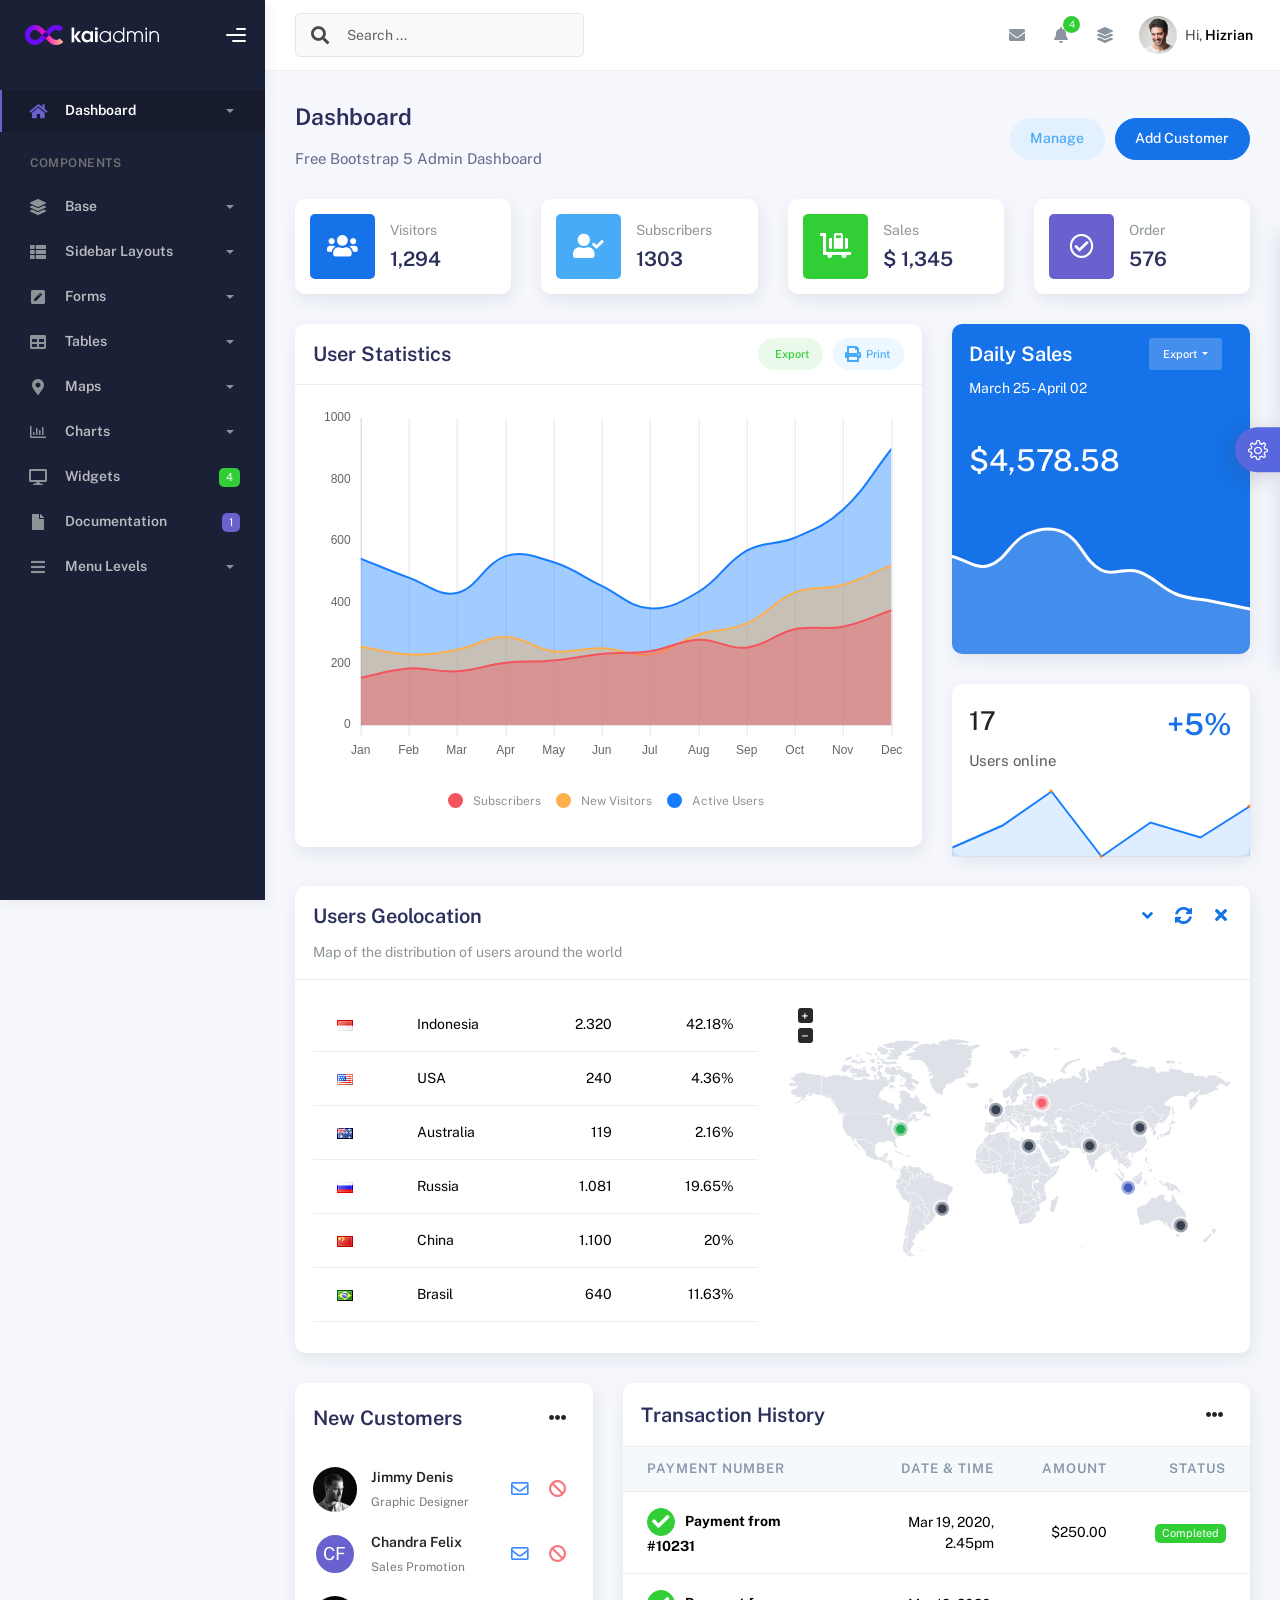
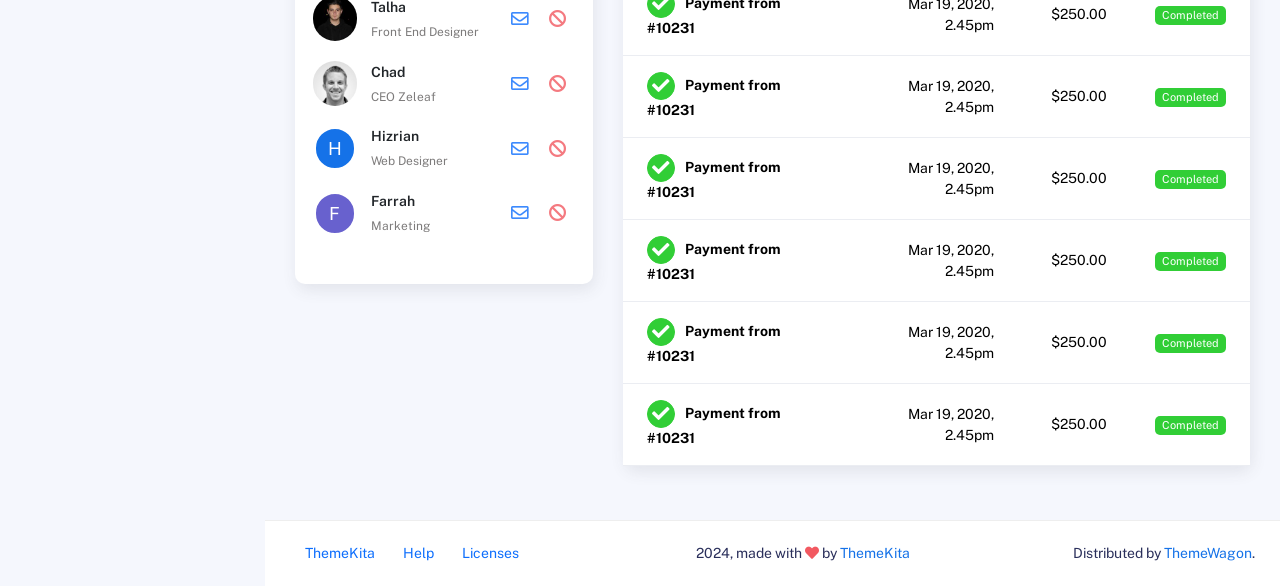
<file: dashboard-hackathon/index.html>
<!DOCTYPE html>
<html lang="en">
  <head>
    <meta http-equiv="X-UA-Compatible" content="IE=edge" />
    <title>Kaiadmin - Bootstrap 5 Admin Dashboard</title>
    <meta
      content="width=device-width, initial-scale=1.0, shrink-to-fit=no"
      name="viewport"
    />
    <link
      rel="icon"
      href="assets/img/kaiadmin/favicon.ico"
      type="image/x-icon"
    />

    <!-- Fonts and icons -->
    <script src="assets/js/plugin/webfont/webfont.min.js"></script>
    <script>
      WebFont.load({
        google: { families: ["Public Sans:300,400,500,600,700"] },
        custom: {
          families: [
            "Font Awesome 5 Solid",
            "Font Awesome 5 Regular",
            "Font Awesome 5 Brands",
            "simple-line-icons",
          ],
          urls: ["assets/css/fonts.min.css"],
        },
        active: function () {
          sessionStorage.fonts = true;
        },
      });
    </script>

    <!-- CSS Files -->
    <link rel="stylesheet" href="assets/css/bootstrap.min.css" />
    <link rel="stylesheet" href="assets/css/plugins.min.css" />
    <link rel="stylesheet" href="assets/css/kaiadmin.min.css" />

    <!-- CSS Just for demo purpose, don't include it in your project -->
    <link rel="stylesheet" href="assets/css/demo.css" />
  </head>
  <body>
    <div class="wrapper">
      <!-- Sidebar -->
      <div class="sidebar" data-background-color="dark">
        <div class="sidebar-logo">
          <!-- Logo Header -->
          <div class="logo-header" data-background-color="dark">
            <a href="index.html" class="logo">
              <img
                src="assets/img/kaiadmin/logo_light.svg"
                alt="navbar brand"
                class="navbar-brand"
                height="20"
              />
            </a>
            <div class="nav-toggle">
              <button class="btn btn-toggle toggle-sidebar">
                <i class="gg-menu-right"></i>
              </button>
              <button class="btn btn-toggle sidenav-toggler">
                <i class="gg-menu-left"></i>
              </button>
            </div>
            <button class="topbar-toggler more">
              <i class="gg-more-vertical-alt"></i>
            </button>
          </div>
          <!-- End Logo Header -->
        </div>
        <div class="sidebar-wrapper scrollbar scrollbar-inner">
          <div class="sidebar-content">
            <ul class="nav nav-secondary">
              <li class="nav-item active">
                <a
                  data-bs-toggle="collapse"
                  href="#dashboard"
                  class="collapsed"
                  aria-expanded="false"
                >
                  <i class="fas fa-home"></i>
                  <p>Dashboard</p>
                  <span class="caret"></span>
                </a>
                <div class="collapse" id="dashboard">
                  <ul class="nav nav-collapse">
                    <li>
                      <a href="../demo1/index.html">
                        <span class="sub-item">Dashboard 1</span>
                      </a>
                    </li>
                  </ul>
                </div>
              </li>
              <li class="nav-section">
                <span class="sidebar-mini-icon">
                  <i class="fa fa-ellipsis-h"></i>
                </span>
                <h4 class="text-section">Components</h4>
              </li>
              <li class="nav-item">
                <a data-bs-toggle="collapse" href="#base">
                  <i class="fas fa-layer-group"></i>
                  <p>Base</p>
                  <span class="caret"></span>
                </a>
                <div class="collapse" id="base">
                  <ul class="nav nav-collapse">
                    <li>
                      <a href="components/avatars.html">
                        <span class="sub-item">Avatars</span>
                      </a>
                    </li>
                    <li>
                      <a href="components/buttons.html">
                        <span class="sub-item">Buttons</span>
                      </a>
                    </li>
                    <li>
                      <a href="components/gridsystem.html">
                        <span class="sub-item">Grid System</span>
                      </a>
                    </li>
                    <li>
                      <a href="components/panels.html">
                        <span class="sub-item">Panels</span>
                      </a>
                    </li>
                    <li>
                      <a href="components/notifications.html">
                        <span class="sub-item">Notifications</span>
                      </a>
                    </li>
                    <li>
                      <a href="components/sweetalert.html">
                        <span class="sub-item">Sweet Alert</span>
                      </a>
                    </li>
                    <li>
                      <a href="components/font-awesome-icons.html">
                        <span class="sub-item">Font Awesome Icons</span>
                      </a>
                    </li>
                    <li>
                      <a href="components/simple-line-icons.html">
                        <span class="sub-item">Simple Line Icons</span>
                      </a>
                    </li>
                    <li>
                      <a href="components/typography.html">
                        <span class="sub-item">Typography</span>
                      </a>
                    </li>
                  </ul>
                </div>
              </li>
              <li class="nav-item">
                <a data-bs-toggle="collapse" href="#sidebarLayouts">
                  <i class="fas fa-th-list"></i>
                  <p>Sidebar Layouts</p>
                  <span class="caret"></span>
                </a>
                <div class="collapse" id="sidebarLayouts">
                  <ul class="nav nav-collapse">
                    <li>
                      <a href="sidebar-style-2.html">
                        <span class="sub-item">Sidebar Style 2</span>
                      </a>
                    </li>
                    <li>
                      <a href="icon-menu.html">
                        <span class="sub-item">Icon Menu</span>
                      </a>
                    </li>
                  </ul>
                </div>
              </li>
              <li class="nav-item">
                <a data-bs-toggle="collapse" href="#forms">
                  <i class="fas fa-pen-square"></i>
                  <p>Forms</p>
                  <span class="caret"></span>
                </a>
                <div class="collapse" id="forms">
                  <ul class="nav nav-collapse">
                    <li>
                      <a href="forms/forms.html">
                        <span class="sub-item">Basic Form</span>
                      </a>
                    </li>
                  </ul>
                </div>
              </li>
              <li class="nav-item">
                <a data-bs-toggle="collapse" href="#tables">
                  <i class="fas fa-table"></i>
                  <p>Tables</p>
                  <span class="caret"></span>
                </a>
                <div class="collapse" id="tables">
                  <ul class="nav nav-collapse">
                    <li>
                      <a href="tables/tables.html">
                        <span class="sub-item">Basic Table</span>
                      </a>
                    </li>
                    <li>
                      <a href="tables/datatables.html">
                        <span class="sub-item">Datatables</span>
                      </a>
                    </li>
                  </ul>
                </div>
              </li>
              <li class="nav-item">
                <a data-bs-toggle="collapse" href="#maps">
                  <i class="fas fa-map-marker-alt"></i>
                  <p>Maps</p>
                  <span class="caret"></span>
                </a>
                <div class="collapse" id="maps">
                  <ul class="nav nav-collapse">
                    <li>
                      <a href="maps/googlemaps.html">
                        <span class="sub-item">Google Maps</span>
                      </a>
                    </li>
                    <li>
                      <a href="maps/jsvectormap.html">
                        <span class="sub-item">Jsvectormap</span>
                      </a>
                    </li>
                  </ul>
                </div>
              </li>
              <li class="nav-item">
                <a data-bs-toggle="collapse" href="#charts">
                  <i class="far fa-chart-bar"></i>
                  <p>Charts</p>
                  <span class="caret"></span>
                </a>
                <div class="collapse" id="charts">
                  <ul class="nav nav-collapse">
                    <li>
                      <a href="charts/charts.html">
                        <span class="sub-item">Chart Js</span>
                      </a>
                    </li>
                    <li>
                      <a href="charts/sparkline.html">
                        <span class="sub-item">Sparkline</span>
                      </a>
                    </li>
                  </ul>
                </div>
              </li>
              <li class="nav-item">
                <a href="widgets.html">
                  <i class="fas fa-desktop"></i>
                  <p>Widgets</p>
                  <span class="badge badge-success">4</span>
                </a>
              </li>
              <li class="nav-item">
                <a href="../../documentation/index.html">
                  <i class="fas fa-file"></i>
                  <p>Documentation</p>
                  <span class="badge badge-secondary">1</span>
                </a>
              </li>
              <li class="nav-item">
                <a data-bs-toggle="collapse" href="#submenu">
                  <i class="fas fa-bars"></i>
                  <p>Menu Levels</p>
                  <span class="caret"></span>
                </a>
                <div class="collapse" id="submenu">
                  <ul class="nav nav-collapse">
                    <li>
                      <a data-bs-toggle="collapse" href="#subnav1">
                        <span class="sub-item">Level 1</span>
                        <span class="caret"></span>
                      </a>
                      <div class="collapse" id="subnav1">
                        <ul class="nav nav-collapse subnav">
                          <li>
                            <a href="#">
                              <span class="sub-item">Level 2</span>
                            </a>
                          </li>
                          <li>
                            <a href="#">
                              <span class="sub-item">Level 2</span>
                            </a>
                          </li>
                        </ul>
                      </div>
                    </li>
                    <li>
                      <a data-bs-toggle="collapse" href="#subnav2">
                        <span class="sub-item">Level 1</span>
                        <span class="caret"></span>
                      </a>
                      <div class="collapse" id="subnav2">
                        <ul class="nav nav-collapse subnav">
                          <li>
                            <a href="#">
                              <span class="sub-item">Level 2</span>
                            </a>
                          </li>
                        </ul>
                      </div>
                    </li>
                    <li>
                      <a href="#">
                        <span class="sub-item">Level 1</span>
                      </a>
                    </li>
                  </ul>
                </div>
              </li>
            </ul>
          </div>
        </div>
      </div>
      <!-- End Sidebar -->

      <div class="main-panel">
        <div class="main-header">
          <div class="main-header-logo">
            <!-- Logo Header -->
            <div class="logo-header" data-background-color="dark">
              <a href="index.html" class="logo">
                <img
                  src="assets/img/kaiadmin/logo_light.svg"
                  alt="navbar brand"
                  class="navbar-brand"
                  height="20"
                />
              </a>
              <div class="nav-toggle">
                <button class="btn btn-toggle toggle-sidebar">
                  <i class="gg-menu-right"></i>
                </button>
                <button class="btn btn-toggle sidenav-toggler">
                  <i class="gg-menu-left"></i>
                </button>
              </div>
              <button class="topbar-toggler more">
                <i class="gg-more-vertical-alt"></i>
              </button>
            </div>
            <!-- End Logo Header -->
          </div>
          <!-- Navbar Header -->
          <nav
            class="navbar navbar-header navbar-header-transparent navbar-expand-lg border-bottom"
          >
            <div class="container-fluid">
              <nav
                class="navbar navbar-header-left navbar-expand-lg navbar-form nav-search p-0 d-none d-lg-flex"
              >
                <div class="input-group">
                  <div class="input-group-prepend">
                    <button type="submit" class="btn btn-search pe-1">
                      <i class="fa fa-search search-icon"></i>
                    </button>
                  </div>
                  <input
                    type="text"
                    placeholder="Search ..."
                    class="form-control"
                  />
                </div>
              </nav>

              <ul class="navbar-nav topbar-nav ms-md-auto align-items-center">
                <li
                  class="nav-item topbar-icon dropdown hidden-caret d-flex d-lg-none"
                >
                  <a
                    class="nav-link dropdown-toggle"
                    data-bs-toggle="dropdown"
                    href="#"
                    role="button"
                    aria-expanded="false"
                    aria-haspopup="true"
                  >
                    <i class="fa fa-search"></i>
                  </a>
                  <ul class="dropdown-menu dropdown-search animated fadeIn">
                    <form class="navbar-left navbar-form nav-search">
                      <div class="input-group">
                        <input
                          type="text"
                          placeholder="Search ..."
                          class="form-control"
                        />
                      </div>
                    </form>
                  </ul>
                </li>
                <li class="nav-item topbar-icon dropdown hidden-caret">
                  <a
                    class="nav-link dropdown-toggle"
                    href="#"
                    id="messageDropdown"
                    role="button"
                    data-bs-toggle="dropdown"
                    aria-haspopup="true"
                    aria-expanded="false"
                  >
                    <i class="fa fa-envelope"></i>
                  </a>
                  <ul
                    class="dropdown-menu messages-notif-box animated fadeIn"
                    aria-labelledby="messageDropdown"
                  >
                    <li>
                      <div
                        class="dropdown-title d-flex justify-content-between align-items-center"
                      >
                        Messages
                        <a href="#" class="small">Mark all as read</a>
                      </div>
                    </li>
                    <li>
                      <div class="message-notif-scroll scrollbar-outer">
                        <div class="notif-center">
                          <a href="#">
                            <div class="notif-img">
                              <img
                                src="assets/img/jm_denis.jpg"
                                alt="Img Profile"
                              />
                            </div>
                            <div class="notif-content">
                              <span class="subject">Jimmy Denis</span>
                              <span class="block"> How are you ? </span>
                              <span class="time">5 minutes ago</span>
                            </div>
                          </a>
                          <a href="#">
                            <div class="notif-img">
                              <img
                                src="assets/img/chadengle.jpg"
                                alt="Img Profile"
                              />
                            </div>
                            <div class="notif-content">
                              <span class="subject">Chad</span>
                              <span class="block"> Ok, Thanks ! </span>
                              <span class="time">12 minutes ago</span>
                            </div>
                          </a>
                          <a href="#">
                            <div class="notif-img">
                              <img
                                src="assets/img/mlane.jpg"
                                alt="Img Profile"
                              />
                            </div>
                            <div class="notif-content">
                              <span class="subject">Jhon Doe</span>
                              <span class="block">
                                Ready for the meeting today...
                              </span>
                              <span class="time">12 minutes ago</span>
                            </div>
                          </a>
                          <a href="#">
                            <div class="notif-img">
                              <img
                                src="assets/img/talha.jpg"
                                alt="Img Profile"
                              />
                            </div>
                            <div class="notif-content">
                              <span class="subject">Talha</span>
                              <span class="block"> Hi, Apa Kabar ? </span>
                              <span class="time">17 minutes ago</span>
                            </div>
                          </a>
                        </div>
                      </div>
                    </li>
                    <li>
                      <a class="see-all" href="javascript:void(0);"
                        >See all messages<i class="fa fa-angle-right"></i>
                      </a>
                    </li>
                  </ul>
                </li>
                <li class="nav-item topbar-icon dropdown hidden-caret">
                  <a
                    class="nav-link dropdown-toggle"
                    href="#"
                    id="notifDropdown"
                    role="button"
                    data-bs-toggle="dropdown"
                    aria-haspopup="true"
                    aria-expanded="false"
                  >
                    <i class="fa fa-bell"></i>
                    <span class="notification">4</span>
                  </a>
                  <ul
                    class="dropdown-menu notif-box animated fadeIn"
                    aria-labelledby="notifDropdown"
                  >
                    <li>
                      <div class="dropdown-title">
                        You have 4 new notification
                      </div>
                    </li>
                    <li>
                      <div class="notif-scroll scrollbar-outer">
                        <div class="notif-center">
                          <a href="#">
                            <div class="notif-icon notif-primary">
                              <i class="fa fa-user-plus"></i>
                            </div>
                            <div class="notif-content">
                              <span class="block"> New user registered </span>
                              <span class="time">5 minutes ago</span>
                            </div>
                          </a>
                          <a href="#">
                            <div class="notif-icon notif-success">
                              <i class="fa fa-comment"></i>
                            </div>
                            <div class="notif-content">
                              <span class="block">
                                Rahmad commented on Admin
                              </span>
                              <span class="time">12 minutes ago</span>
                            </div>
                          </a>
                          <a href="#">
                            <div class="notif-img">
                              <img
                                src="assets/img/profile2.jpg"
                                alt="Img Profile"
                              />
                            </div>
                            <div class="notif-content">
                              <span class="block">
                                Reza send messages to you
                              </span>
                              <span class="time">12 minutes ago</span>
                            </div>
                          </a>
                          <a href="#">
                            <div class="notif-icon notif-danger">
                              <i class="fa fa-heart"></i>
                            </div>
                            <div class="notif-content">
                              <span class="block"> Farrah liked Admin </span>
                              <span class="time">17 minutes ago</span>
                            </div>
                          </a>
                        </div>
                      </div>
                    </li>
                    <li>
                      <a class="see-all" href="javascript:void(0);"
                        >See all notifications<i class="fa fa-angle-right"></i>
                      </a>
                    </li>
                  </ul>
                </li>
                <li class="nav-item topbar-icon dropdown hidden-caret">
                  <a
                    class="nav-link"
                    data-bs-toggle="dropdown"
                    href="#"
                    aria-expanded="false"
                  >
                    <i class="fas fa-layer-group"></i>
                  </a>
                  <div class="dropdown-menu quick-actions animated fadeIn">
                    <div class="quick-actions-header">
                      <span class="title mb-1">Quick Actions</span>
                      <span class="subtitle op-7">Shortcuts</span>
                    </div>
                    <div class="quick-actions-scroll scrollbar-outer">
                      <div class="quick-actions-items">
                        <div class="row m-0">
                          <a class="col-6 col-md-4 p-0" href="#">
                            <div class="quick-actions-item">
                              <div class="avatar-item bg-danger rounded-circle">
                                <i class="far fa-calendar-alt"></i>
                              </div>
                              <span class="text">Calendar</span>
                            </div>
                          </a>
                          <a class="col-6 col-md-4 p-0" href="#">
                            <div class="quick-actions-item">
                              <div
                                class="avatar-item bg-warning rounded-circle"
                              >
                                <i class="fas fa-map"></i>
                              </div>
                              <span class="text">Maps</span>
                            </div>
                          </a>
                          <a class="col-6 col-md-4 p-0" href="#">
                            <div class="quick-actions-item">
                              <div class="avatar-item bg-info rounded-circle">
                                <i class="fas fa-file-excel"></i>
                              </div>
                              <span class="text">Reports</span>
                            </div>
                          </a>
                          <a class="col-6 col-md-4 p-0" href="#">
                            <div class="quick-actions-item">
                              <div
                                class="avatar-item bg-success rounded-circle"
                              >
                                <i class="fas fa-envelope"></i>
                              </div>
                              <span class="text">Emails</span>
                            </div>
                          </a>
                          <a class="col-6 col-md-4 p-0" href="#">
                            <div class="quick-actions-item">
                              <div
                                class="avatar-item bg-primary rounded-circle"
                              >
                                <i class="fas fa-file-invoice-dollar"></i>
                              </div>
                              <span class="text">Invoice</span>
                            </div>
                          </a>
                          <a class="col-6 col-md-4 p-0" href="#">
                            <div class="quick-actions-item">
                              <div
                                class="avatar-item bg-secondary rounded-circle"
                              >
                                <i class="fas fa-credit-card"></i>
                              </div>
                              <span class="text">Payments</span>
                            </div>
                          </a>
                        </div>
                      </div>
                    </div>
                  </div>
                </li>

                <li class="nav-item topbar-user dropdown hidden-caret">
                  <a
                    class="dropdown-toggle profile-pic"
                    data-bs-toggle="dropdown"
                    href="#"
                    aria-expanded="false"
                  >
                    <div class="avatar-sm">
                      <img
                        src="assets/img/profile.jpg"
                        alt="..."
                        class="avatar-img rounded-circle"
                      />
                    </div>
                    <span class="profile-username">
                      <span class="op-7">Hi,</span>
                      <span class="fw-bold">Hizrian</span>
                    </span>
                  </a>
                  <ul class="dropdown-menu dropdown-user animated fadeIn">
                    <div class="dropdown-user-scroll scrollbar-outer">
                      <li>
                        <div class="user-box">
                          <div class="avatar-lg">
                            <img
                              src="assets/img/profile.jpg"
                              alt="image profile"
                              class="avatar-img rounded"
                            />
                          </div>
                          <div class="u-text">
                            <h4>Hizrian</h4>
                            <p class="text-muted">hello@example.com</p>
                            <a
                              href="profile.html"
                              class="btn btn-xs btn-secondary btn-sm"
                              >View Profile</a
                            >
                          </div>
                        </div>
                      </li>
                      <li>
                        <div class="dropdown-divider"></div>
                        <a class="dropdown-item" href="#">My Profile</a>
                        <a class="dropdown-item" href="#">My Balance</a>
                        <a class="dropdown-item" href="#">Inbox</a>
                        <div class="dropdown-divider"></div>
                        <a class="dropdown-item" href="#">Account Setting</a>
                        <div class="dropdown-divider"></div>
                        <a class="dropdown-item" href="#">Logout</a>
                      </li>
                    </div>
                  </ul>
                </li>
              </ul>
            </div>
          </nav>
          <!-- End Navbar -->
        </div>

        <div class="container">
          <div class="page-inner">
            <div
              class="d-flex align-items-left align-items-md-center flex-column flex-md-row pt-2 pb-4"
            >
              <div>
                <h3 class="fw-bold mb-3">Dashboard</h3>
                <h6 class="op-7 mb-2">Free Bootstrap 5 Admin Dashboard</h6>
              </div>
              <div class="ms-md-auto py-2 py-md-0">
                <a href="#" class="btn btn-label-info btn-round me-2">Manage</a>
                <a href="#" class="btn btn-primary btn-round">Add Customer</a>
              </div>
            </div>
            <div class="row">
              <div class="col-sm-6 col-md-3">
                <div class="card card-stats card-round">
                  <div class="card-body">
                    <div class="row align-items-center">
                      <div class="col-icon">
                        <div
                          class="icon-big text-center icon-primary bubble-shadow-small"
                        >
                          <i class="fas fa-users"></i>
                        </div>
                      </div>
                      <div class="col col-stats ms-3 ms-sm-0">
                        <div class="numbers">
                          <p class="card-category">Visitors</p>
                          <h4 class="card-title">1,294</h4>
                        </div>
                      </div>
                    </div>
                  </div>
                </div>
              </div>
              <div class="col-sm-6 col-md-3">
                <div class="card card-stats card-round">
                  <div class="card-body">
                    <div class="row align-items-center">
                      <div class="col-icon">
                        <div
                          class="icon-big text-center icon-info bubble-shadow-small"
                        >
                          <i class="fas fa-user-check"></i>
                        </div>
                      </div>
                      <div class="col col-stats ms-3 ms-sm-0">
                        <div class="numbers">
                          <p class="card-category">Subscribers</p>
                          <h4 class="card-title">1303</h4>
                        </div>
                      </div>
                    </div>
                  </div>
                </div>
              </div>
              <div class="col-sm-6 col-md-3">
                <div class="card card-stats card-round">
                  <div class="card-body">
                    <div class="row align-items-center">
                      <div class="col-icon">
                        <div
                          class="icon-big text-center icon-success bubble-shadow-small"
                        >
                          <i class="fas fa-luggage-cart"></i>
                        </div>
                      </div>
                      <div class="col col-stats ms-3 ms-sm-0">
                        <div class="numbers">
                          <p class="card-category">Sales</p>
                          <h4 class="card-title">$ 1,345</h4>
                        </div>
                      </div>
                    </div>
                  </div>
                </div>
              </div>
              <div class="col-sm-6 col-md-3">
                <div class="card card-stats card-round">
                  <div class="card-body">
                    <div class="row align-items-center">
                      <div class="col-icon">
                        <div
                          class="icon-big text-center icon-secondary bubble-shadow-small"
                        >
                          <i class="far fa-check-circle"></i>
                        </div>
                      </div>
                      <div class="col col-stats ms-3 ms-sm-0">
                        <div class="numbers">
                          <p class="card-category">Order</p>
                          <h4 class="card-title">576</h4>
                        </div>
                      </div>
                    </div>
                  </div>
                </div>
              </div>
            </div>
            <div class="row">
              <div class="col-md-8">
                <div class="card card-round">
                  <div class="card-header">
                    <div class="card-head-row">
                      <div class="card-title">User Statistics</div>
                      <div class="card-tools">
                        <a
                          href="#"
                          class="btn btn-label-success btn-round btn-sm me-2"
                        >
                          <span class="btn-label">
                            <i class="fa fa-pencil"></i>
                          </span>
                          Export
                        </a>
                        <a href="#" class="btn btn-label-info btn-round btn-sm">
                          <span class="btn-label">
                            <i class="fa fa-print"></i>
                          </span>
                          Print
                        </a>
                      </div>
                    </div>
                  </div>
                  <div class="card-body">
                    <div class="chart-container" style="min-height: 375px">
                      <canvas id="statisticsChart"></canvas>
                    </div>
                    <div id="myChartLegend"></div>
                  </div>
                </div>
              </div>
              <div class="col-md-4">
                <div class="card card-primary card-round">
                  <div class="card-header">
                    <div class="card-head-row">
                      <div class="card-title">Daily Sales</div>
                      <div class="card-tools">
                        <div class="dropdown">
                          <button
                            class="btn btn-sm btn-label-light dropdown-toggle"
                            type="button"
                            id="dropdownMenuButton"
                            data-bs-toggle="dropdown"
                            aria-haspopup="true"
                            aria-expanded="false"
                          >
                            Export
                          </button>
                          <div
                            class="dropdown-menu"
                            aria-labelledby="dropdownMenuButton"
                          >
                            <a class="dropdown-item" href="#">Action</a>
                            <a class="dropdown-item" href="#">Another action</a>
                            <a class="dropdown-item" href="#"
                              >Something else here</a
                            >
                          </div>
                        </div>
                      </div>
                    </div>
                    <div class="card-category">March 25 - April 02</div>
                  </div>
                  <div class="card-body pb-0">
                    <div class="mb-4 mt-2">
                      <h1>$4,578.58</h1>
                    </div>
                    <div class="pull-in">
                      <canvas id="dailySalesChart"></canvas>
                    </div>
                  </div>
                </div>
                <div class="card card-round">
                  <div class="card-body pb-0">
                    <div class="h1 fw-bold float-end text-primary">+5%</div>
                    <h2 class="mb-2">17</h2>
                    <p class="text-muted">Users online</p>
                    <div class="pull-in sparkline-fix">
                      <div id="lineChart"></div>
                    </div>
                  </div>
                </div>
              </div>
            </div>
            <div class="row">
              <div class="col-md-12">
                <div class="card card-round">
                  <div class="card-header">
                    <div class="card-head-row card-tools-still-right">
                      <h4 class="card-title">Users Geolocation</h4>
                      <div class="card-tools">
                        <button
                          class="btn btn-icon btn-link btn-primary btn-xs"
                        >
                          <span class="fa fa-angle-down"></span>
                        </button>
                        <button
                          class="btn btn-icon btn-link btn-primary btn-xs btn-refresh-card"
                        >
                          <span class="fa fa-sync-alt"></span>
                        </button>
                        <button
                          class="btn btn-icon btn-link btn-primary btn-xs"
                        >
                          <span class="fa fa-times"></span>
                        </button>
                      </div>
                    </div>
                    <p class="card-category">
                      Map of the distribution of users around the world
                    </p>
                  </div>
                  <div class="card-body">
                    <div class="row">
                      <div class="col-md-6">
                        <div class="table-responsive table-hover table-sales">
                          <table class="table">
                            <tbody>
                              <tr>
                                <td>
                                  <div class="flag">
                                    <img
                                      src="assets/img/flags/id.png"
                                      alt="indonesia"
                                    />
                                  </div>
                                </td>
                                <td>Indonesia</td>
                                <td class="text-end">2.320</td>
                                <td class="text-end">42.18%</td>
                              </tr>
                              <tr>
                                <td>
                                  <div class="flag">
                                    <img
                                      src="assets/img/flags/us.png"
                                      alt="united states"
                                    />
                                  </div>
                                </td>
                                <td>USA</td>
                                <td class="text-end">240</td>
                                <td class="text-end">4.36%</td>
                              </tr>
                              <tr>
                                <td>
                                  <div class="flag">
                                    <img
                                      src="assets/img/flags/au.png"
                                      alt="australia"
                                    />
                                  </div>
                                </td>
                                <td>Australia</td>
                                <td class="text-end">119</td>
                                <td class="text-end">2.16%</td>
                              </tr>
                              <tr>
                                <td>
                                  <div class="flag">
                                    <img
                                      src="assets/img/flags/ru.png"
                                      alt="russia"
                                    />
                                  </div>
                                </td>
                                <td>Russia</td>
                                <td class="text-end">1.081</td>
                                <td class="text-end">19.65%</td>
                              </tr>
                              <tr>
                                <td>
                                  <div class="flag">
                                    <img
                                      src="assets/img/flags/cn.png"
                                      alt="china"
                                    />
                                  </div>
                                </td>
                                <td>China</td>
                                <td class="text-end">1.100</td>
                                <td class="text-end">20%</td>
                              </tr>
                              <tr>
                                <td>
                                  <div class="flag">
                                    <img
                                      src="assets/img/flags/br.png"
                                      alt="brazil"
                                    />
                                  </div>
                                </td>
                                <td>Brasil</td>
                                <td class="text-end">640</td>
                                <td class="text-end">11.63%</td>
                              </tr>
                            </tbody>
                          </table>
                        </div>
                      </div>
                      <div class="col-md-6">
                        <div class="mapcontainer">
                          <div
                            id="world-map"
                            class="w-100"
                            style="height: 300px"
                          ></div>
                        </div>
                      </div>
                    </div>
                  </div>
                </div>
              </div>
            </div>
            <div class="row">
              <div class="col-md-4">
                <div class="card card-round">
                  <div class="card-body">
                    <div class="card-head-row card-tools-still-right">
                      <div class="card-title">New Customers</div>
                      <div class="card-tools">
                        <div class="dropdown">
                          <button
                            class="btn btn-icon btn-clean me-0"
                            type="button"
                            id="dropdownMenuButton"
                            data-bs-toggle="dropdown"
                            aria-haspopup="true"
                            aria-expanded="false"
                          >
                            <i class="fas fa-ellipsis-h"></i>
                          </button>
                          <div
                            class="dropdown-menu"
                            aria-labelledby="dropdownMenuButton"
                          >
                            <a class="dropdown-item" href="#">Action</a>
                            <a class="dropdown-item" href="#">Another action</a>
                            <a class="dropdown-item" href="#"
                              >Something else here</a
                            >
                          </div>
                        </div>
                      </div>
                    </div>
                    <div class="card-list py-4">
                      <div class="item-list">
                        <div class="avatar">
                          <img
                            src="assets/img/jm_denis.jpg"
                            alt="..."
                            class="avatar-img rounded-circle"
                          />
                        </div>
                        <div class="info-user ms-3">
                          <div class="username">Jimmy Denis</div>
                          <div class="status">Graphic Designer</div>
                        </div>
                        <button class="btn btn-icon btn-link op-8 me-1">
                          <i class="far fa-envelope"></i>
                        </button>
                        <button class="btn btn-icon btn-link btn-danger op-8">
                          <i class="fas fa-ban"></i>
                        </button>
                      </div>
                      <div class="item-list">
                        <div class="avatar">
                          <span
                            class="avatar-title rounded-circle border border-white"
                            >CF</span
                          >
                        </div>
                        <div class="info-user ms-3">
                          <div class="username">Chandra Felix</div>
                          <div class="status">Sales Promotion</div>
                        </div>
                        <button class="btn btn-icon btn-link op-8 me-1">
                          <i class="far fa-envelope"></i>
                        </button>
                        <button class="btn btn-icon btn-link btn-danger op-8">
                          <i class="fas fa-ban"></i>
                        </button>
                      </div>
                      <div class="item-list">
                        <div class="avatar">
                          <img
                            src="assets/img/talha.jpg"
                            alt="..."
                            class="avatar-img rounded-circle"
                          />
                        </div>
                        <div class="info-user ms-3">
                          <div class="username">Talha</div>
                          <div class="status">Front End Designer</div>
                        </div>
                        <button class="btn btn-icon btn-link op-8 me-1">
                          <i class="far fa-envelope"></i>
                        </button>
                        <button class="btn btn-icon btn-link btn-danger op-8">
                          <i class="fas fa-ban"></i>
                        </button>
                      </div>
                      <div class="item-list">
                        <div class="avatar">
                          <img
                            src="assets/img/chadengle.jpg"
                            alt="..."
                            class="avatar-img rounded-circle"
                          />
                        </div>
                        <div class="info-user ms-3">
                          <div class="username">Chad</div>
                          <div class="status">CEO Zeleaf</div>
                        </div>
                        <button class="btn btn-icon btn-link op-8 me-1">
                          <i class="far fa-envelope"></i>
                        </button>
                        <button class="btn btn-icon btn-link btn-danger op-8">
                          <i class="fas fa-ban"></i>
                        </button>
                      </div>
                      <div class="item-list">
                        <div class="avatar">
                          <span
                            class="avatar-title rounded-circle border border-white bg-primary"
                            >H</span
                          >
                        </div>
                        <div class="info-user ms-3">
                          <div class="username">Hizrian</div>
                          <div class="status">Web Designer</div>
                        </div>
                        <button class="btn btn-icon btn-link op-8 me-1">
                          <i class="far fa-envelope"></i>
                        </button>
                        <button class="btn btn-icon btn-link btn-danger op-8">
                          <i class="fas fa-ban"></i>
                        </button>
                      </div>
                      <div class="item-list">
                        <div class="avatar">
                          <span
                            class="avatar-title rounded-circle border border-white bg-secondary"
                            >F</span
                          >
                        </div>
                        <div class="info-user ms-3">
                          <div class="username">Farrah</div>
                          <div class="status">Marketing</div>
                        </div>
                        <button class="btn btn-icon btn-link op-8 me-1">
                          <i class="far fa-envelope"></i>
                        </button>
                        <button class="btn btn-icon btn-link btn-danger op-8">
                          <i class="fas fa-ban"></i>
                        </button>
                      </div>
                    </div>
                  </div>
                </div>
              </div>
              <div class="col-md-8">
                <div class="card card-round">
                  <div class="card-header">
                    <div class="card-head-row card-tools-still-right">
                      <div class="card-title">Transaction History</div>
                      <div class="card-tools">
                        <div class="dropdown">
                          <button
                            class="btn btn-icon btn-clean me-0"
                            type="button"
                            id="dropdownMenuButton"
                            data-bs-toggle="dropdown"
                            aria-haspopup="true"
                            aria-expanded="false"
                          >
                            <i class="fas fa-ellipsis-h"></i>
                          </button>
                          <div
                            class="dropdown-menu"
                            aria-labelledby="dropdownMenuButton"
                          >
                            <a class="dropdown-item" href="#">Action</a>
                            <a class="dropdown-item" href="#">Another action</a>
                            <a class="dropdown-item" href="#"
                              >Something else here</a
                            >
                          </div>
                        </div>
                      </div>
                    </div>
                  </div>
                  <div class="card-body p-0">
                    <div class="table-responsive">
                      <!-- Projects table -->
                      <table class="table align-items-center mb-0">
                        <thead class="thead-light">
                          <tr>
                            <th scope="col">Payment Number</th>
                            <th scope="col" class="text-end">Date & Time</th>
                            <th scope="col" class="text-end">Amount</th>
                            <th scope="col" class="text-end">Status</th>
                          </tr>
                        </thead>
                        <tbody>
                          <tr>
                            <th scope="row">
                              <button
                                class="btn btn-icon btn-round btn-success btn-sm me-2"
                              >
                                <i class="fa fa-check"></i>
                              </button>
                              Payment from #10231
                            </th>
                            <td class="text-end">Mar 19, 2020, 2.45pm</td>
                            <td class="text-end">$250.00</td>
                            <td class="text-end">
                              <span class="badge badge-success">Completed</span>
                            </td>
                          </tr>
                          <tr>
                            <th scope="row">
                              <button
                                class="btn btn-icon btn-round btn-success btn-sm me-2"
                              >
                                <i class="fa fa-check"></i>
                              </button>
                              Payment from #10231
                            </th>
                            <td class="text-end">Mar 19, 2020, 2.45pm</td>
                            <td class="text-end">$250.00</td>
                            <td class="text-end">
                              <span class="badge badge-success">Completed</span>
                            </td>
                          </tr>
                          <tr>
                            <th scope="row">
                              <button
                                class="btn btn-icon btn-round btn-success btn-sm me-2"
                              >
                                <i class="fa fa-check"></i>
                              </button>
                              Payment from #10231
                            </th>
                            <td class="text-end">Mar 19, 2020, 2.45pm</td>
                            <td class="text-end">$250.00</td>
                            <td class="text-end">
                              <span class="badge badge-success">Completed</span>
                            </td>
                          </tr>
                          <tr>
                            <th scope="row">
                              <button
                                class="btn btn-icon btn-round btn-success btn-sm me-2"
                              >
                                <i class="fa fa-check"></i>
                              </button>
                              Payment from #10231
                            </th>
                            <td class="text-end">Mar 19, 2020, 2.45pm</td>
                            <td class="text-end">$250.00</td>
                            <td class="text-end">
                              <span class="badge badge-success">Completed</span>
                            </td>
                          </tr>
                          <tr>
                            <th scope="row">
                              <button
                                class="btn btn-icon btn-round btn-success btn-sm me-2"
                              >
                                <i class="fa fa-check"></i>
                              </button>
                              Payment from #10231
                            </th>
                            <td class="text-end">Mar 19, 2020, 2.45pm</td>
                            <td class="text-end">$250.00</td>
                            <td class="text-end">
                              <span class="badge badge-success">Completed</span>
                            </td>
                          </tr>
                          <tr>
                            <th scope="row">
                              <button
                                class="btn btn-icon btn-round btn-success btn-sm me-2"
                              >
                                <i class="fa fa-check"></i>
                              </button>
                              Payment from #10231
                            </th>
                            <td class="text-end">Mar 19, 2020, 2.45pm</td>
                            <td class="text-end">$250.00</td>
                            <td class="text-end">
                              <span class="badge badge-success">Completed</span>
                            </td>
                          </tr>
                          <tr>
                            <th scope="row">
                              <button
                                class="btn btn-icon btn-round btn-success btn-sm me-2"
                              >
                                <i class="fa fa-check"></i>
                              </button>
                              Payment from #10231
                            </th>
                            <td class="text-end">Mar 19, 2020, 2.45pm</td>
                            <td class="text-end">$250.00</td>
                            <td class="text-end">
                              <span class="badge badge-success">Completed</span>
                            </td>
                          </tr>
                        </tbody>
                      </table>
                    </div>
                  </div>
                </div>
              </div>
            </div>
          </div>
        </div>

        <footer class="footer">
          <div class="container-fluid d-flex justify-content-between">
            <nav class="pull-left">
              <ul class="nav">
                <li class="nav-item">
                  <a class="nav-link" href="http://www.themekita.com">
                    ThemeKita
                  </a>
                </li>
                <li class="nav-item">
                  <a class="nav-link" href="#"> Help </a>
                </li>
                <li class="nav-item">
                  <a class="nav-link" href="#"> Licenses </a>
                </li>
              </ul>
            </nav>
            <div class="copyright">
              2024, made with <i class="fa fa-heart heart text-danger"></i> by
              <a href="http://www.themekita.com">ThemeKita</a>
            </div>
            <div>
              Distributed by
              <a target="_blank" href="https://themewagon.com/">ThemeWagon</a>.
            </div>
          </div>
        </footer>
      </div>

      <!-- Custom template | don't include it in your project! -->
      <div class="custom-template">
        <div class="title">Settings</div>
        <div class="custom-content">
          <div class="switcher">
            <div class="switch-block">
              <h4>Logo Header</h4>
              <div class="btnSwitch">
                <button
                  type="button"
                  class="selected changeLogoHeaderColor"
                  data-color="dark"
                ></button>
                <button
                  type="button"
                  class="changeLogoHeaderColor"
                  data-color="blue"
                ></button>
                <button
                  type="button"
                  class="changeLogoHeaderColor"
                  data-color="purple"
                ></button>
                <button
                  type="button"
                  class="changeLogoHeaderColor"
                  data-color="light-blue"
                ></button>
                <button
                  type="button"
                  class="changeLogoHeaderColor"
                  data-color="green"
                ></button>
                <button
                  type="button"
                  class="changeLogoHeaderColor"
                  data-color="orange"
                ></button>
                <button
                  type="button"
                  class="changeLogoHeaderColor"
                  data-color="red"
                ></button>
                <button
                  type="button"
                  class="changeLogoHeaderColor"
                  data-color="white"
                ></button>
                <br />
                <button
                  type="button"
                  class="changeLogoHeaderColor"
                  data-color="dark2"
                ></button>
                <button
                  type="button"
                  class="changeLogoHeaderColor"
                  data-color="blue2"
                ></button>
                <button
                  type="button"
                  class="changeLogoHeaderColor"
                  data-color="purple2"
                ></button>
                <button
                  type="button"
                  class="changeLogoHeaderColor"
                  data-color="light-blue2"
                ></button>
                <button
                  type="button"
                  class="changeLogoHeaderColor"
                  data-color="green2"
                ></button>
                <button
                  type="button"
                  class="changeLogoHeaderColor"
                  data-color="orange2"
                ></button>
                <button
                  type="button"
                  class="changeLogoHeaderColor"
                  data-color="red2"
                ></button>
              </div>
            </div>
            <div class="switch-block">
              <h4>Navbar Header</h4>
              <div class="btnSwitch">
                <button
                  type="button"
                  class="changeTopBarColor"
                  data-color="dark"
                ></button>
                <button
                  type="button"
                  class="changeTopBarColor"
                  data-color="blue"
                ></button>
                <button
                  type="button"
                  class="changeTopBarColor"
                  data-color="purple"
                ></button>
                <button
                  type="button"
                  class="changeTopBarColor"
                  data-color="light-blue"
                ></button>
                <button
                  type="button"
                  class="changeTopBarColor"
                  data-color="green"
                ></button>
                <button
                  type="button"
                  class="changeTopBarColor"
                  data-color="orange"
                ></button>
                <button
                  type="button"
                  class="changeTopBarColor"
                  data-color="red"
                ></button>
                <button
                  type="button"
                  class="selected changeTopBarColor"
                  data-color="white"
                ></button>
                <br />
                <button
                  type="button"
                  class="changeTopBarColor"
                  data-color="dark2"
                ></button>
                <button
                  type="button"
                  class="changeTopBarColor"
                  data-color="blue2"
                ></button>
                <button
                  type="button"
                  class="changeTopBarColor"
                  data-color="purple2"
                ></button>
                <button
                  type="button"
                  class="changeTopBarColor"
                  data-color="light-blue2"
                ></button>
                <button
                  type="button"
                  class="changeTopBarColor"
                  data-color="green2"
                ></button>
                <button
                  type="button"
                  class="changeTopBarColor"
                  data-color="orange2"
                ></button>
                <button
                  type="button"
                  class="changeTopBarColor"
                  data-color="red2"
                ></button>
              </div>
            </div>
            <div class="switch-block">
              <h4>Sidebar</h4>
              <div class="btnSwitch">
                <button
                  type="button"
                  class="changeSideBarColor"
                  data-color="white"
                ></button>
                <button
                  type="button"
                  class="selected changeSideBarColor"
                  data-color="dark"
                ></button>
                <button
                  type="button"
                  class="changeSideBarColor"
                  data-color="dark2"
                ></button>
              </div>
            </div>
          </div>
        </div>
        <div class="custom-toggle">
          <i class="icon-settings"></i>
        </div>
      </div>
      <!-- End Custom template -->
    </div>
    <!--   Core JS Files   -->
    <script src="assets/js/core/jquery-3.7.1.min.js"></script>
    <script src="assets/js/core/popper.min.js"></script>
    <script src="assets/js/core/bootstrap.min.js"></script>

    <!-- jQuery Scrollbar -->
    <script src="assets/js/plugin/jquery-scrollbar/jquery.scrollbar.min.js"></script>

    <!-- Chart JS -->
    <script src="assets/js/plugin/chart.js/chart.min.js"></script>

    <!-- jQuery Sparkline -->
    <script src="assets/js/plugin/jquery.sparkline/jquery.sparkline.min.js"></script>

    <!-- Chart Circle -->
    <script src="assets/js/plugin/chart-circle/circles.min.js"></script>

    <!-- Datatables -->
    <script src="assets/js/plugin/datatables/datatables.min.js"></script>

    <!-- Bootstrap Notify -->
    <script src="assets/js/plugin/bootstrap-notify/bootstrap-notify.min.js"></script>

    <!-- jQuery Vector Maps -->
    <script src="assets/js/plugin/jsvectormap/jsvectormap.min.js"></script>
    <script src="assets/js/plugin/jsvectormap/world.js"></script>

    <!-- Sweet Alert -->
    <script src="assets/js/plugin/sweetalert/sweetalert.min.js"></script>

    <!-- Kaiadmin JS -->
    <script src="assets/js/kaiadmin.min.js"></script>

    <!-- Kaiadmin DEMO methods, don't include it in your project! -->
    <script src="assets/js/setting-demo.js"></script>
    <script src="assets/js/demo.js"></script>
    <script>
      $("#lineChart").sparkline([102, 109, 120, 99, 110, 105, 115], {
        type: "line",
        height: "70",
        width: "100%",
        lineWidth: "2",
        lineColor: "#177dff",
        fillColor: "rgba(23, 125, 255, 0.14)",
      });

      $("#lineChart2").sparkline([99, 125, 122, 105, 110, 124, 115], {
        type: "line",
        height: "70",
        width: "100%",
        lineWidth: "2",
        lineColor: "#f3545d",
        fillColor: "rgba(243, 84, 93, .14)",
      });

      $("#lineChart3").sparkline([105, 103, 123, 100, 95, 105, 115], {
        type: "line",
        height: "70",
        width: "100%",
        lineWidth: "2",
        lineColor: "#ffa534",
        fillColor: "rgba(255, 165, 52, .14)",
      });
    </script>
  </body>
</html>
</file>
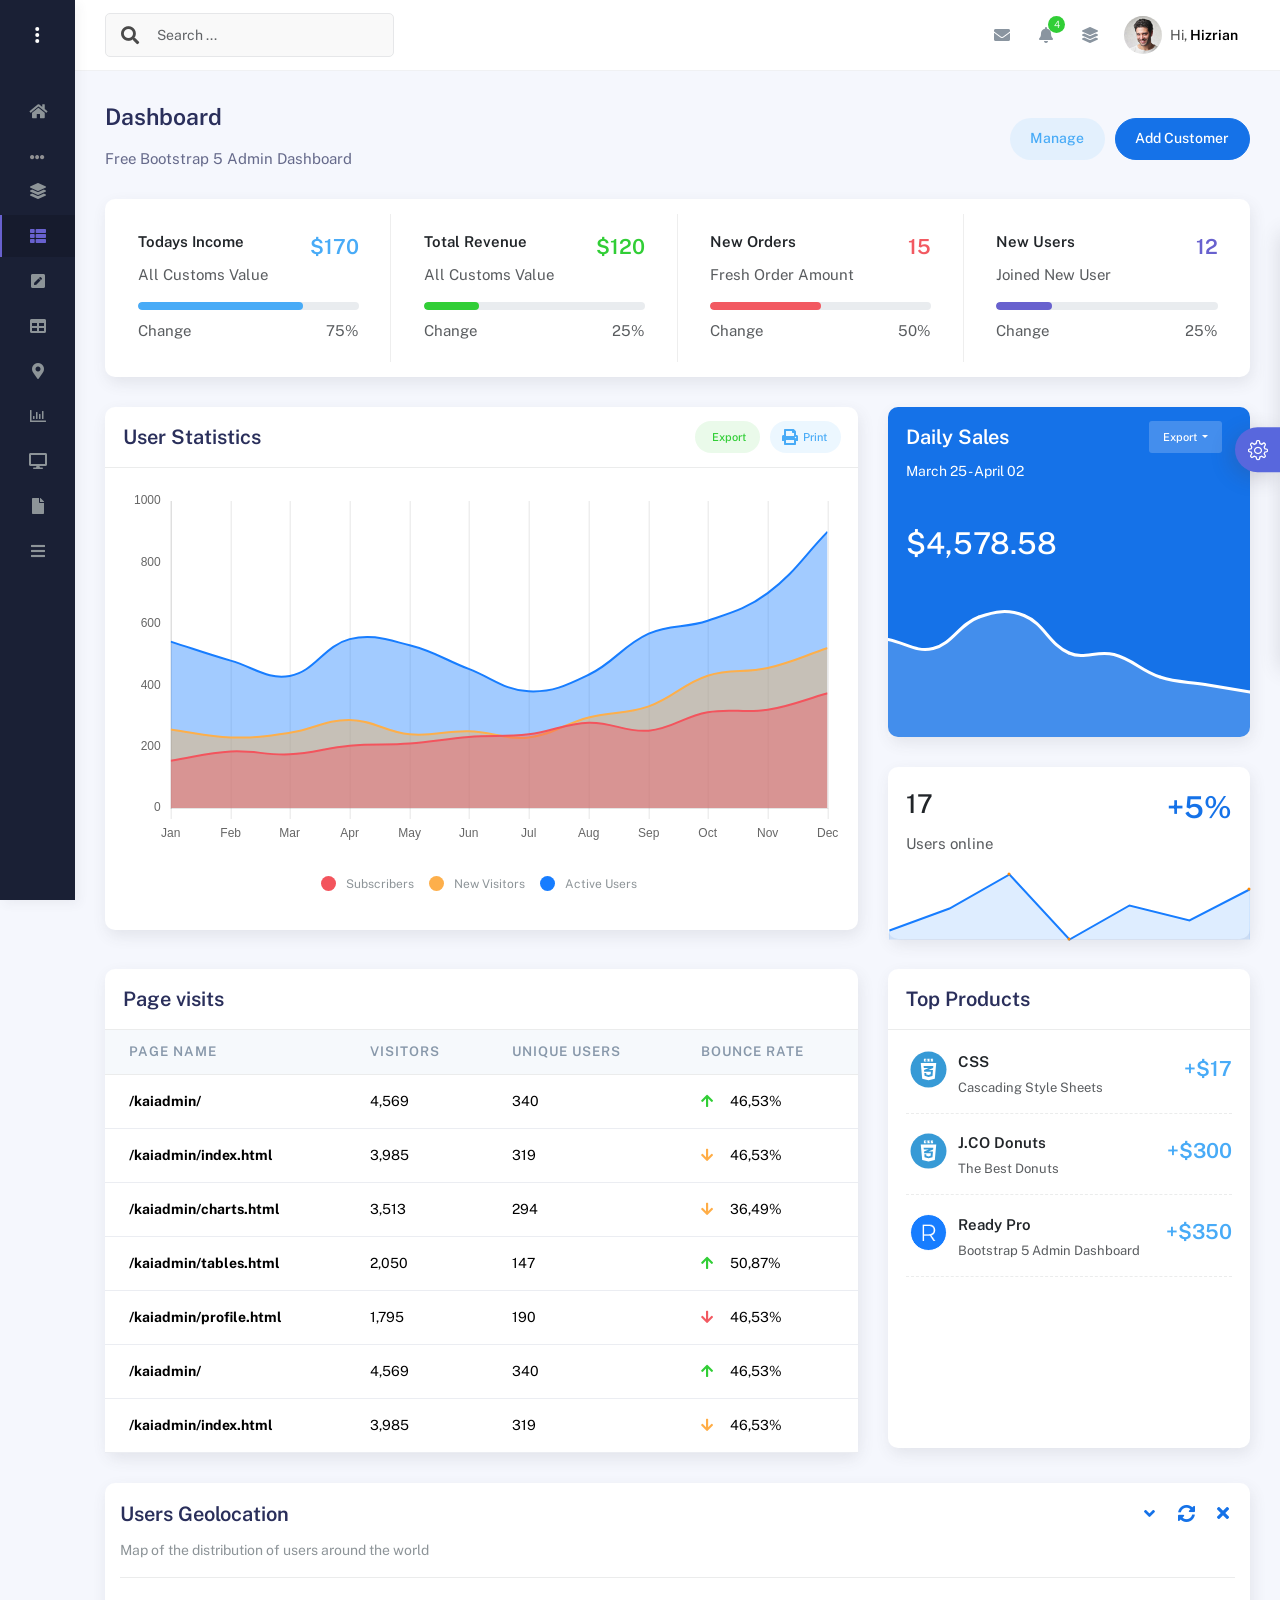
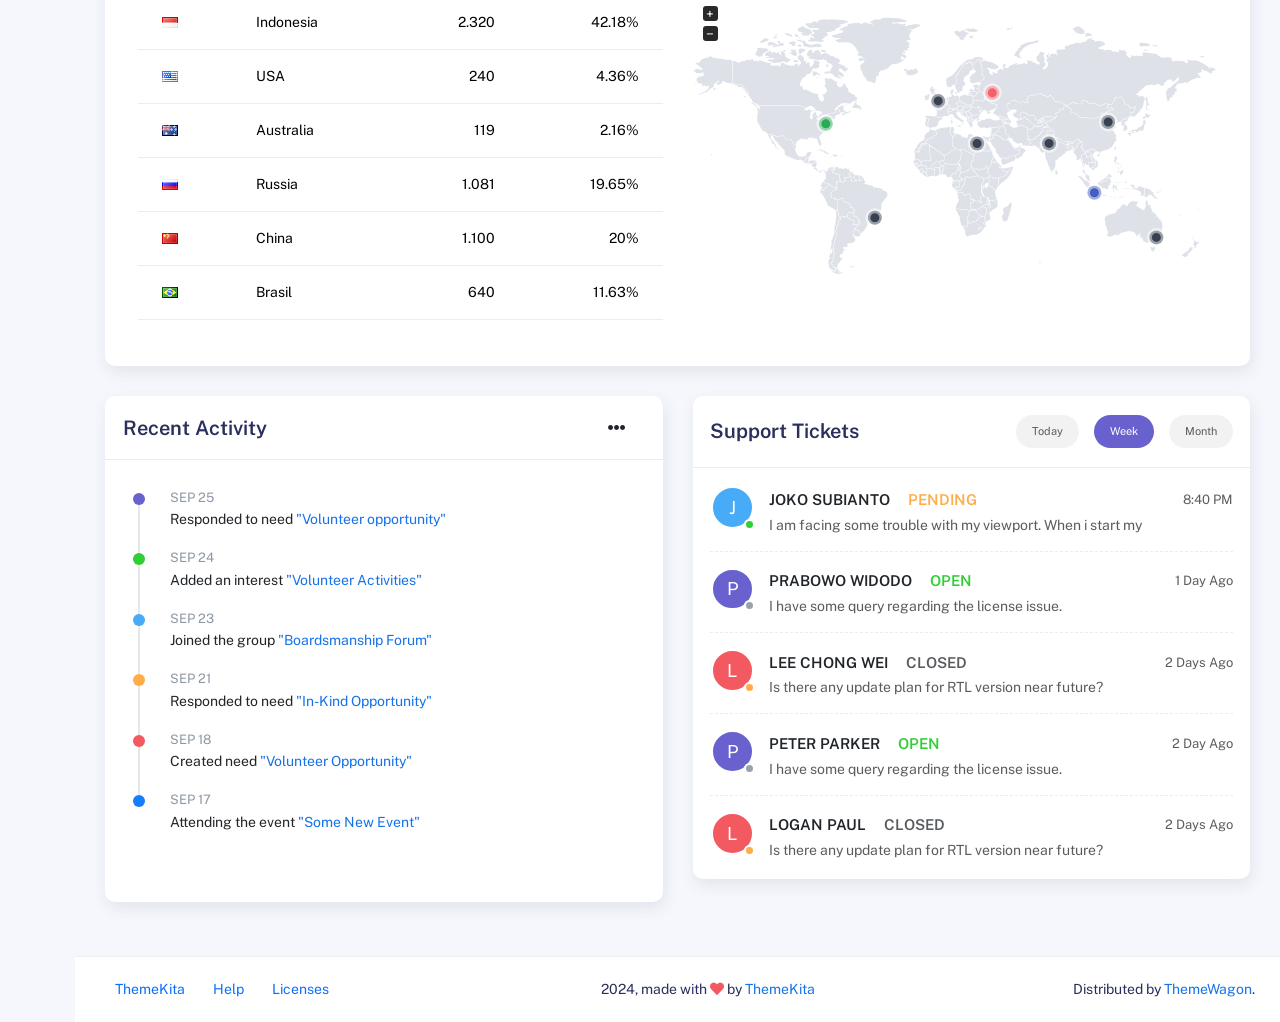
<file: admin_panel/icon-menu.html>
<!DOCTYPE html>
<html lang="en">
  <head>
    <meta http-equiv="X-UA-Compatible" content="IE=edge" />
    <title>Kaiadmin - Bootstrap 5 Admin Dashboard</title>
    <meta
      content="width=device-width, initial-scale=1.0, shrink-to-fit=no"
      name="viewport"
    />
    <link
      rel="icon"
      href="assets/img/kaiadmin/favicon.ico"
      type="image/x-icon"
    />

    <!-- Fonts and icons -->
    <script src="assets/js/plugin/webfont/webfont.min.js"></script>
    <script>
      WebFont.load({
        google: { families: ["Public Sans:300,400,500,600,700"] },
        custom: {
          families: [
            "Font Awesome 5 Solid",
            "Font Awesome 5 Regular",
            "Font Awesome 5 Brands",
            "simple-line-icons",
          ],
          urls: ["assets/css/fonts.min.css"],
        },
        active: function () {
          sessionStorage.fonts = true;
        },
      });
    </script>

    <!-- CSS Files -->
    <link rel="stylesheet" href="assets/css/bootstrap.min.css" />
    <link rel="stylesheet" href="assets/css/plugins.min.css" />
    <link rel="stylesheet" href="assets/css/kaiadmin.min.css" />

    <!-- CSS Just for demo purpose, don't include it in your project -->
    <link rel="stylesheet" href="assets/css/demo.css" />
  </head>
  <body>
    <div class="wrapper sidebar_minimize">
      <!-- Sidebar -->
      <div class="sidebar" data-background-color="dark">
        <div class="sidebar-logo">
          <!-- Logo Header -->
          <div class="logo-header" data-background-color="dark">
            <a href="index.html" class="logo">
              <img
                src="assets/img/kaiadmin/logo_light.svg"
                alt="navbar brand"
                class="navbar-brand"
                height="20"
              />
            </a>
            <div class="nav-toggle">
              <button class="btn btn-toggle toggle-sidebar">
                <i class="gg-menu-right"></i>
              </button>
              <button class="btn btn-toggle sidenav-toggler">
                <i class="gg-menu-left"></i>
              </button>
            </div>
            <button class="topbar-toggler more">
              <i class="gg-more-vertical-alt"></i>
            </button>
          </div>
          <!-- End Logo Header -->
        </div>
        <div class="sidebar-wrapper scrollbar scrollbar-inner">
          <div class="sidebar-content">
            <ul class="nav nav-secondary">
              <li class="nav-item">
                <a
                  data-bs-toggle="collapse"
                  href="#dashboard"
                  class="collapsed"
                  aria-expanded="false"
                >
                  <i class="fas fa-home"></i>
                  <p>Dashboard</p>
                  <span class="caret"></span>
                </a>
                <div class="collapse" id="dashboard">
                  <ul class="nav nav-collapse">
                    <li>
                      <a href="../demo1/index.html">
                        <span class="sub-item">Dashboard 1</span>
                      </a>
                    </li>
                  </ul>
                </div>
              </li>
              <li class="nav-section">
                <span class="sidebar-mini-icon">
                  <i class="fa fa-ellipsis-h"></i>
                </span>
                <h4 class="text-section">Components</h4>
              </li>
              <li class="nav-item">
                <a data-bs-toggle="collapse" href="#base">
                  <i class="fas fa-layer-group"></i>
                  <p>Base</p>
                  <span class="caret"></span>
                </a>
                <div class="collapse" id="base">
                  <ul class="nav nav-collapse">
                    <li>
                      <a href="components/avatars.html">
                        <span class="sub-item">Avatars</span>
                      </a>
                    </li>
                    <li>
                      <a href="components/buttons.html">
                        <span class="sub-item">Buttons</span>
                      </a>
                    </li>
                    <li>
                      <a href="components/gridsystem.html">
                        <span class="sub-item">Grid System</span>
                      </a>
                    </li>
                    <li>
                      <a href="components/panels.html">
                        <span class="sub-item">Panels</span>
                      </a>
                    </li>
                    <li>
                      <a href="components/notifications.html">
                        <span class="sub-item">Notifications</span>
                      </a>
                    </li>
                    <li>
                      <a href="components/sweetalert.html">
                        <span class="sub-item">Sweet Alert</span>
                      </a>
                    </li>
                    <li>
                      <a href="components/font-awesome-icons.html">
                        <span class="sub-item">Font Awesome Icons</span>
                      </a>
                    </li>
                    <li>
                      <a href="components/simple-line-icons.html">
                        <span class="sub-item">Simple Line Icons</span>
                      </a>
                    </li>
                    <li>
                      <a href="components/typography.html">
                        <span class="sub-item">Typography</span>
                      </a>
                    </li>
                  </ul>
                </div>
              </li>
              <li class="nav-item active submenu">
                <a data-bs-toggle="collapse" href="#sidebarLayouts">
                  <i class="fas fa-th-list"></i>
                  <p>Sidebar Layouts</p>
                  <span class="caret"></span>
                </a>
                <div class="collapse show" id="sidebarLayouts">
                  <ul class="nav nav-collapse">
                    <li>
                      <a href="sidebar-style-2.html">
                        <span class="sub-item">Sidebar Style 2</span>
                      </a>
                    </li>
                    <li class="active">
                      <a href="icon-menu.html">
                        <span class="sub-item">Icon Menu</span>
                      </a>
                    </li>
                  </ul>
                </div>
              </li>
              <li class="nav-item">
                <a data-bs-toggle="collapse" href="#forms">
                  <i class="fas fa-pen-square"></i>
                  <p>Forms</p>
                  <span class="caret"></span>
                </a>
                <div class="collapse" id="forms">
                  <ul class="nav nav-collapse">
                    <li>
                      <a href="forms/forms.html">
                        <span class="sub-item">Basic Form</span>
                      </a>
                    </li>
                  </ul>
                </div>
              </li>
              <li class="nav-item">
                <a data-bs-toggle="collapse" href="#tables">
                  <i class="fas fa-table"></i>
                  <p>Tables</p>
                  <span class="caret"></span>
                </a>
                <div class="collapse" id="tables">
                  <ul class="nav nav-collapse">
                    <li>
                      <a href="tables/tables.html">
                        <span class="sub-item">Basic Table</span>
                      </a>
                    </li>
                    <li>
                      <a href="tables/datatables.html">
                        <span class="sub-item">Datatables</span>
                      </a>
                    </li>
                  </ul>
                </div>
              </li>
              <li class="nav-item">
                <a data-bs-toggle="collapse" href="#maps">
                  <i class="fas fa-map-marker-alt"></i>
                  <p>Maps</p>
                  <span class="caret"></span>
                </a>
                <div class="collapse" id="maps">
                  <ul class="nav nav-collapse">
                    <li>
                      <a href="maps/googlemaps.html">
                        <span class="sub-item">Google Maps</span>
                      </a>
                    </li>
                    <li>
                      <a href="maps/jsvectormap.html">
                        <span class="sub-item">Jsvectormap</span>
                      </a>
                    </li>
                  </ul>
                </div>
              </li>
              <li class="nav-item">
                <a data-bs-toggle="collapse" href="#charts">
                  <i class="far fa-chart-bar"></i>
                  <p>Charts</p>
                  <span class="caret"></span>
                </a>
                <div class="collapse" id="charts">
                  <ul class="nav nav-collapse">
                    <li>
                      <a href="charts/charts.html">
                        <span class="sub-item">Chart Js</span>
                      </a>
                    </li>
                    <li>
                      <a href="charts/sparkline.html">
                        <span class="sub-item">Sparkline</span>
                      </a>
                    </li>
                  </ul>
                </div>
              </li>
              <li class="nav-item">
                <a href="widgets.html">
                  <i class="fas fa-desktop"></i>
                  <p>Widgets</p>
                  <span class="badge badge-success">4</span>
                </a>
              </li>
              <li class="nav-item">
                <a href="../../documentation/index.html">
                  <i class="fas fa-file"></i>
                  <p>Documentation</p>
                  <span class="badge badge-secondary">1</span>
                </a>
              </li>
              <li class="nav-item">
                <a data-bs-toggle="collapse" href="#submenu">
                  <i class="fas fa-bars"></i>
                  <p>Menu Levels</p>
                  <span class="caret"></span>
                </a>
                <div class="collapse" id="submenu">
                  <ul class="nav nav-collapse">
                    <li>
                      <a data-bs-toggle="collapse" href="#subnav1">
                        <span class="sub-item">Level 1</span>
                        <span class="caret"></span>
                      </a>
                      <div class="collapse" id="subnav1">
                        <ul class="nav nav-collapse subnav">
                          <li>
                            <a href="#">
                              <span class="sub-item">Level 2</span>
                            </a>
                          </li>
                          <li>
                            <a href="#">
                              <span class="sub-item">Level 2</span>
                            </a>
                          </li>
                        </ul>
                      </div>
                    </li>
                    <li>
                      <a data-bs-toggle="collapse" href="#subnav2">
                        <span class="sub-item">Level 1</span>
                        <span class="caret"></span>
                      </a>
                      <div class="collapse" id="subnav2">
                        <ul class="nav nav-collapse subnav">
                          <li>
                            <a href="#">
                              <span class="sub-item">Level 2</span>
                            </a>
                          </li>
                        </ul>
                      </div>
                    </li>
                    <li>
                      <a href="#">
                        <span class="sub-item">Level 1</span>
                      </a>
                    </li>
                  </ul>
                </div>
              </li>
            </ul>
          </div>
        </div>
      </div>
      <!-- End Sidebar -->

      <div class="main-panel">
        <div class="main-header">
          <div class="main-header-logo">
            <!-- Logo Header -->
            <div class="logo-header" data-background-color="dark">
              <a href="index.html" class="logo">
                <img
                  src="assets/img/kaiadmin/logo_light.svg"
                  alt="navbar brand"
                  class="navbar-brand"
                  height="20"
                />
              </a>
              <div class="nav-toggle">
                <button class="btn btn-toggle toggle-sidebar">
                  <i class="gg-menu-right"></i>
                </button>
                <button class="btn btn-toggle sidenav-toggler">
                  <i class="gg-menu-left"></i>
                </button>
              </div>
              <button class="topbar-toggler more">
                <i class="gg-more-vertical-alt"></i>
              </button>
            </div>
            <!-- End Logo Header -->
          </div>
          <!-- Navbar Header -->
          <nav
            class="navbar navbar-header navbar-header-transparent navbar-expand-lg border-bottom"
          >
            <div class="container-fluid">
              <nav
                class="navbar navbar-header-left navbar-expand-lg navbar-form nav-search p-0 d-none d-lg-flex"
              >
                <div class="input-group">
                  <div class="input-group-prepend">
                    <button type="submit" class="btn btn-search pe-1">
                      <i class="fa fa-search search-icon"></i>
                    </button>
                  </div>
                  <input
                    type="text"
                    placeholder="Search ..."
                    class="form-control"
                  />
                </div>
              </nav>

              <ul class="navbar-nav topbar-nav ms-md-auto align-items-center">
                <li
                  class="nav-item topbar-icon dropdown hidden-caret d-flex d-lg-none"
                >
                  <a
                    class="nav-link dropdown-toggle"
                    data-bs-toggle="dropdown"
                    href="#"
                    role="button"
                    aria-expanded="false"
                    aria-haspopup="true"
                  >
                    <i class="fa fa-search"></i>
                  </a>
                  <ul class="dropdown-menu dropdown-search animated fadeIn">
                    <form class="navbar-left navbar-form nav-search">
                      <div class="input-group">
                        <input
                          type="text"
                          placeholder="Search ..."
                          class="form-control"
                        />
                      </div>
                    </form>
                  </ul>
                </li>
                <li class="nav-item topbar-icon dropdown hidden-caret">
                  <a
                    class="nav-link dropdown-toggle"
                    href="#"
                    id="messageDropdown"
                    role="button"
                    data-bs-toggle="dropdown"
                    aria-haspopup="true"
                    aria-expanded="false"
                  >
                    <i class="fa fa-envelope"></i>
                  </a>
                  <ul
                    class="dropdown-menu messages-notif-box animated fadeIn"
                    aria-labelledby="messageDropdown"
                  >
                    <li>
                      <div
                        class="dropdown-title d-flex justify-content-between align-items-center"
                      >
                        Messages
                        <a href="#" class="small">Mark all as read</a>
                      </div>
                    </li>
                    <li>
                      <div class="message-notif-scroll scrollbar-outer">
                        <div class="notif-center">
                          <a href="#">
                            <div class="notif-img">
                              <img
                                src="assets/img/jm_denis.jpg"
                                alt="Img Profile"
                              />
                            </div>
                            <div class="notif-content">
                              <span class="subject">Jimmy Denis</span>
                              <span class="block"> How are you ? </span>
                              <span class="time">5 minutes ago</span>
                            </div>
                          </a>
                          <a href="#">
                            <div class="notif-img">
                              <img
                                src="assets/img/chadengle.jpg"
                                alt="Img Profile"
                              />
                            </div>
                            <div class="notif-content">
                              <span class="subject">Chad</span>
                              <span class="block"> Ok, Thanks ! </span>
                              <span class="time">12 minutes ago</span>
                            </div>
                          </a>
                          <a href="#">
                            <div class="notif-img">
                              <img
                                src="assets/img/mlane.jpg"
                                alt="Img Profile"
                              />
                            </div>
                            <div class="notif-content">
                              <span class="subject">Jhon Doe</span>
                              <span class="block">
                                Ready for the meeting today...
                              </span>
                              <span class="time">12 minutes ago</span>
                            </div>
                          </a>
                          <a href="#">
                            <div class="notif-img">
                              <img
                                src="assets/img/talha.jpg"
                                alt="Img Profile"
                              />
                            </div>
                            <div class="notif-content">
                              <span class="subject">Talha</span>
                              <span class="block"> Hi, Apa Kabar ? </span>
                              <span class="time">17 minutes ago</span>
                            </div>
                          </a>
                        </div>
                      </div>
                    </li>
                    <li>
                      <a class="see-all" href="javascript:void(0);"
                        >See all messages<i class="fa fa-angle-right"></i>
                      </a>
                    </li>
                  </ul>
                </li>
                <li class="nav-item topbar-icon dropdown hidden-caret">
                  <a
                    class="nav-link dropdown-toggle"
                    href="#"
                    id="notifDropdown"
                    role="button"
                    data-bs-toggle="dropdown"
                    aria-haspopup="true"
                    aria-expanded="false"
                  >
                    <i class="fa fa-bell"></i>
                    <span class="notification">4</span>
                  </a>
                  <ul
                    class="dropdown-menu notif-box animated fadeIn"
                    aria-labelledby="notifDropdown"
                  >
                    <li>
                      <div class="dropdown-title">
                        You have 4 new notification
                      </div>
                    </li>
                    <li>
                      <div class="notif-scroll scrollbar-outer">
                        <div class="notif-center">
                          <a href="#">
                            <div class="notif-icon notif-primary">
                              <i class="fa fa-user-plus"></i>
                            </div>
                            <div class="notif-content">
                              <span class="block"> New user registered </span>
                              <span class="time">5 minutes ago</span>
                            </div>
                          </a>
                          <a href="#">
                            <div class="notif-icon notif-success">
                              <i class="fa fa-comment"></i>
                            </div>
                            <div class="notif-content">
                              <span class="block">
                                Rahmad commented on Admin
                              </span>
                              <span class="time">12 minutes ago</span>
                            </div>
                          </a>
                          <a href="#">
                            <div class="notif-img">
                              <img
                                src="assets/img/profile2.jpg"
                                alt="Img Profile"
                              />
                            </div>
                            <div class="notif-content">
                              <span class="block">
                                Reza send messages to you
                              </span>
                              <span class="time">12 minutes ago</span>
                            </div>
                          </a>
                          <a href="#">
                            <div class="notif-icon notif-danger">
                              <i class="fa fa-heart"></i>
                            </div>
                            <div class="notif-content">
                              <span class="block"> Farrah liked Admin </span>
                              <span class="time">17 minutes ago</span>
                            </div>
                          </a>
                        </div>
                      </div>
                    </li>
                    <li>
                      <a class="see-all" href="javascript:void(0);"
                        >See all notifications<i class="fa fa-angle-right"></i>
                      </a>
                    </li>
                  </ul>
                </li>
                <li class="nav-item topbar-icon dropdown hidden-caret">
                  <a
                    class="nav-link"
                    data-bs-toggle="dropdown"
                    href="#"
                    aria-expanded="false"
                  >
                    <i class="fas fa-layer-group"></i>
                  </a>
                  <div class="dropdown-menu quick-actions animated fadeIn">
                    <div class="quick-actions-header">
                      <span class="title mb-1">Quick Actions</span>
                      <span class="subtitle op-7">Shortcuts</span>
                    </div>
                    <div class="quick-actions-scroll scrollbar-outer">
                      <div class="quick-actions-items">
                        <div class="row m-0">
                          <a class="col-6 col-md-4 p-0" href="#">
                            <div class="quick-actions-item">
                              <div class="avatar-item bg-danger rounded-circle">
                                <i class="far fa-calendar-alt"></i>
                              </div>
                              <span class="text">Calendar</span>
                            </div>
                          </a>
                          <a class="col-6 col-md-4 p-0" href="#">
                            <div class="quick-actions-item">
                              <div
                                class="avatar-item bg-warning rounded-circle"
                              >
                                <i class="fas fa-map"></i>
                              </div>
                              <span class="text">Maps</span>
                            </div>
                          </a>
                          <a class="col-6 col-md-4 p-0" href="#">
                            <div class="quick-actions-item">
                              <div class="avatar-item bg-info rounded-circle">
                                <i class="fas fa-file-excel"></i>
                              </div>
                              <span class="text">Reports</span>
                            </div>
                          </a>
                          <a class="col-6 col-md-4 p-0" href="#">
                            <div class="quick-actions-item">
                              <div
                                class="avatar-item bg-success rounded-circle"
                              >
                                <i class="fas fa-envelope"></i>
                              </div>
                              <span class="text">Emails</span>
                            </div>
                          </a>
                          <a class="col-6 col-md-4 p-0" href="#">
                            <div class="quick-actions-item">
                              <div
                                class="avatar-item bg-primary rounded-circle"
                              >
                                <i class="fas fa-file-invoice-dollar"></i>
                              </div>
                              <span class="text">Invoice</span>
                            </div>
                          </a>
                          <a class="col-6 col-md-4 p-0" href="#">
                            <div class="quick-actions-item">
                              <div
                                class="avatar-item bg-secondary rounded-circle"
                              >
                                <i class="fas fa-credit-card"></i>
                              </div>
                              <span class="text">Payments</span>
                            </div>
                          </a>
                        </div>
                      </div>
                    </div>
                  </div>
                </li>

                <li class="nav-item topbar-user dropdown hidden-caret">
                  <a
                    class="dropdown-toggle profile-pic"
                    data-bs-toggle="dropdown"
                    href="#"
                    aria-expanded="false"
                  >
                    <div class="avatar-sm">
                      <img
                        src="assets/img/profile.jpg"
                        alt="..."
                        class="avatar-img rounded-circle"
                      />
                    </div>
                    <span class="profile-username">
                      <span class="op-7">Hi,</span>
                      <span class="fw-bold">Hizrian</span>
                    </span>
                  </a>
                  <ul class="dropdown-menu dropdown-user animated fadeIn">
                    <div class="dropdown-user-scroll scrollbar-outer">
                      <li>
                        <div class="user-box">
                          <div class="avatar-lg">
                            <img
                              src="assets/img/profile.jpg"
                              alt="image profile"
                              class="avatar-img rounded"
                            />
                          </div>
                          <div class="u-text">
                            <h4>Hizrian</h4>
                            <p class="text-muted">hello@example.com</p>
                            <a
                              href="profile.html"
                              class="btn btn-xs btn-secondary btn-sm"
                              >View Profile</a
                            >
                          </div>
                        </div>
                      </li>
                      <li>
                        <div class="dropdown-divider"></div>
                        <a class="dropdown-item" href="#">My Profile</a>
                        <a class="dropdown-item" href="#">My Balance</a>
                        <a class="dropdown-item" href="#">Inbox</a>
                        <div class="dropdown-divider"></div>
                        <a class="dropdown-item" href="#">Account Setting</a>
                        <div class="dropdown-divider"></div>
                        <a class="dropdown-item" href="#">Logout</a>
                      </li>
                    </div>
                  </ul>
                </li>
              </ul>
            </div>
          </nav>
          <!-- End Navbar -->
        </div>

        <div class="container">
          <div class="page-inner">
            <div
              class="d-flex align-items-left align-items-md-center flex-column flex-md-row pt-2 pb-4"
            >
              <div>
                <h3 class="fw-bold mb-3">Dashboard</h3>
                <h6 class="op-7 mb-2">Free Bootstrap 5 Admin Dashboard</h6>
              </div>
              <div class="ms-md-auto py-2 py-md-0">
                <a href="#" class="btn btn-label-info btn-round me-2">Manage</a>
                <a href="#" class="btn btn-primary btn-round">Add Customer</a>
              </div>
            </div>
            <div class="row row-card-no-pd">
              <div class="col-12 col-sm-6 col-md-6 col-xl-3">
                <div class="card">
                  <div class="card-body">
                    <div class="d-flex justify-content-between">
                      <div>
                        <h6><b>Todays Income</b></h6>
                        <p class="text-muted">All Customs Value</p>
                      </div>
                      <h4 class="text-info fw-bold">$170</h4>
                    </div>
                    <div class="progress progress-sm">
                      <div
                        class="progress-bar bg-info w-75"
                        role="progressbar"
                        aria-valuenow="75"
                        aria-valuemin="0"
                        aria-valuemax="100"
                      ></div>
                    </div>
                    <div class="d-flex justify-content-between mt-2">
                      <p class="text-muted mb-0">Change</p>
                      <p class="text-muted mb-0">75%</p>
                    </div>
                  </div>
                </div>
              </div>
              <div class="col-12 col-sm-6 col-md-6 col-xl-3">
                <div class="card">
                  <div class="card-body">
                    <div class="d-flex justify-content-between">
                      <div>
                        <h6><b>Total Revenue</b></h6>
                        <p class="text-muted">All Customs Value</p>
                      </div>
                      <h4 class="text-success fw-bold">$120</h4>
                    </div>
                    <div class="progress progress-sm">
                      <div
                        class="progress-bar bg-success w-25"
                        role="progressbar"
                        aria-valuenow="25"
                        aria-valuemin="0"
                        aria-valuemax="100"
                      ></div>
                    </div>
                    <div class="d-flex justify-content-between mt-2">
                      <p class="text-muted mb-0">Change</p>
                      <p class="text-muted mb-0">25%</p>
                    </div>
                  </div>
                </div>
              </div>
              <div class="col-12 col-sm-6 col-md-6 col-xl-3">
                <div class="card">
                  <div class="card-body">
                    <div class="d-flex justify-content-between">
                      <div>
                        <h6><b>New Orders</b></h6>
                        <p class="text-muted">Fresh Order Amount</p>
                      </div>
                      <h4 class="text-danger fw-bold">15</h4>
                    </div>
                    <div class="progress progress-sm">
                      <div
                        class="progress-bar bg-danger w-50"
                        role="progressbar"
                        aria-valuenow="50"
                        aria-valuemin="0"
                        aria-valuemax="100"
                      ></div>
                    </div>
                    <div class="d-flex justify-content-between mt-2">
                      <p class="text-muted mb-0">Change</p>
                      <p class="text-muted mb-0">50%</p>
                    </div>
                  </div>
                </div>
              </div>
              <div class="col-12 col-sm-6 col-md-6 col-xl-3">
                <div class="card">
                  <div class="card-body">
                    <div class="d-flex justify-content-between">
                      <div>
                        <h6><b>New Users</b></h6>
                        <p class="text-muted">Joined New User</p>
                      </div>
                      <h4 class="text-secondary fw-bold">12</h4>
                    </div>
                    <div class="progress progress-sm">
                      <div
                        class="progress-bar bg-secondary w-25"
                        role="progressbar"
                        aria-valuenow="25"
                        aria-valuemin="0"
                        aria-valuemax="100"
                      ></div>
                    </div>
                    <div class="d-flex justify-content-between mt-2">
                      <p class="text-muted mb-0">Change</p>
                      <p class="text-muted mb-0">25%</p>
                    </div>
                  </div>
                </div>
              </div>
            </div>
            <div class="row">
              <div class="col-md-8">
                <div class="card">
                  <div class="card-header">
                    <div class="card-head-row">
                      <div class="card-title">User Statistics</div>
                      <div class="card-tools">
                        <a
                          href="#"
                          class="btn btn-label-success btn-round btn-sm me-2"
                        >
                          <span class="btn-label">
                            <i class="fa fa-pencil"></i>
                          </span>
                          Export
                        </a>
                        <a href="#" class="btn btn-label-info btn-round btn-sm">
                          <span class="btn-label">
                            <i class="fa fa-print"></i>
                          </span>
                          Print
                        </a>
                      </div>
                    </div>
                  </div>
                  <div class="card-body">
                    <div class="chart-container" style="min-height: 375px">
                      <canvas id="statisticsChart"></canvas>
                    </div>
                    <div id="myChartLegend"></div>
                  </div>
                </div>
              </div>
              <div class="col-md-4">
                <div class="card card-primary">
                  <div class="card-header">
                    <div class="card-head-row">
                      <div class="card-title">Daily Sales</div>
                      <div class="card-tools">
                        <div class="dropdown">
                          <button
                            class="btn btn-sm btn-label-light dropdown-toggle"
                            type="button"
                            id="dropdownMenuButton"
                            data-bs-toggle="dropdown"
                            aria-haspopup="true"
                            aria-expanded="false"
                          >
                            Export
                          </button>
                          <div
                            class="dropdown-menu"
                            aria-labelledby="dropdownMenuButton"
                          >
                            <a class="dropdown-item" href="#">Action</a>
                            <a class="dropdown-item" href="#">Another action</a>
                            <a class="dropdown-item" href="#"
                              >Something else here</a
                            >
                          </div>
                        </div>
                      </div>
                    </div>
                    <div class="card-category">March 25 - April 02</div>
                  </div>
                  <div class="card-body pb-0">
                    <div class="mb-4 mt-2">
                      <h1>$4,578.58</h1>
                    </div>
                    <div class="pull-in">
                      <canvas id="dailySalesChart"></canvas>
                    </div>
                  </div>
                </div>
                <div class="card">
                  <div class="card-body pb-0">
                    <div class="h1 fw-bold float-end text-primary">+5%</div>
                    <h2 class="mb-2">17</h2>
                    <p class="text-muted">Users online</p>
                    <div class="pull-in sparkline-fix">
                      <div id="lineChart"></div>
                    </div>
                  </div>
                </div>
              </div>
            </div>
            <!-- <div class="row">
						<div class="col-md-4">
							<div class="card">
								<div class="card-body pb-0">
									<div class="h1 fw-bold float-end text-primary">+5%</div>
									<h2 class="mb-2">17</h2>
									<p class="text-muted">Users online</p>
									<div class="pull-in sparkline-fix">
										<div id="lineChart"></div>
									</div>
								</div>
							</div>
						</div>
						<div class="col-md-4">
							<div class="card">
								<div class="card-body pb-0">
									<div class="h1 fw-bold float-end text-danger">-3%</div>
									<h2 class="mb-2">27</h2>
									<p class="text-muted">New Users</p>
									<div class="pull-in sparkline-fix">
										<div id="lineChart2"></div>
									</div>
								</div>
							</div>
						</div>
						<div class="col-md-4">
							<div class="card">
								<div class="card-body pb-0">
									<div class="h1 fw-bold float-end text-warning">+7%</div>
									<h2 class="mb-2">213</h2>
									<p class="text-muted">Transactions</p>
									<div class="pull-in sparkline-fix">
										<div id="lineChart3"></div>
									</div>
								</div>
							</div>
						</div>
					</div> -->
            <!-- <div class="row">
						<div class="col-md-4">
							<div class="card">
								<div class="card-header">
									<div class="card-title">Top Products</div>
								</div>
								<div class="card-body pb-0">
									<div class="d-flex">
										<div class="avatar">
											<img src="assets/img/logoproduct.svg" alt="..." class="avatar-img rounded-circle">
										</div>
										<div class="flex-1 pt-1 ms-2">
											<h6 class="fw-bold mb-1">CSS</h6>
											<small class="text-muted">Cascading Style Sheets</small>
										</div>
										<div class="d-flex ms-auto align-items-center">
											<h4 class="text-info fw-bold">+$17</h4>
										</div>
									</div>
									<div class="separator-dashed"></div>
									<div class="d-flex">
										<div class="avatar">
											<img src="assets/img/logoproduct.svg" alt="..." class="avatar-img rounded-circle">
										</div>
										<div class="flex-1 pt-1 ms-2">
											<h6 class="fw-bold mb-1">J.CO Donuts</h6>
											<small class="text-muted">The Best Donuts</small>
										</div>
										<div class="d-flex ms-auto align-items-center">
											<h4 class="text-info fw-bold">+$300</h4>
										</div>
									</div>
									<div class="separator-dashed"></div>
									<div class="d-flex">
										<div class="avatar">
											<img src="assets/img/logoproduct3.svg" alt="..." class="avatar-img rounded-circle">
										</div>
										<div class="flex-1 pt-1 ms-2">
											<h6 class="fw-bold mb-1">Ready Pro</h6>
											<small class="text-muted">Bootstrap 5 Admin Dashboard</small>
										</div>
										<div class="d-flex ms-auto align-items-center">
											<h4 class="text-info fw-bold">+$350</h4>
										</div>
									</div>
									<div class="separator-dashed"></div>
									<div class="pull-in">
										<canvas id="topProductsChart"></canvas>
									</div>
								</div>
							</div>
						</div>
						<div class="col-md-4">
							<div class="card">
								<div class="card-body">
									<div class="card-title fw-mediumbold">Suggested People</div>
									<div class="card-list">
										<div class="item-list">
											<div class="avatar">
												<img src="assets/img/jm_denis.jpg" alt="..." class="avatar-img rounded-circle">
											</div>
											<div class="info-user ms-3">
												<div class="username">Jimmy Denis</div>
												<div class="status">Graphic Designer</div>
											</div>
											<button class="btn btn-icon btn-primary btn-round btn-xs">
												<i class="fa fa-plus"></i>
											</button>
										</div>
										<div class="item-list">
											<div class="avatar">
												<img src="assets/img/chadengle.jpg" alt="..." class="avatar-img rounded-circle">
											</div>
											<div class="info-user ms-3">
												<div class="username">Chad</div>
												<div class="status">CEO Zeleaf</div>
											</div>
											<button class="btn btn-icon btn-primary btn-round btn-xs">
												<i class="fa fa-plus"></i>
											</button>
										</div>
										<div class="item-list">
											<div class="avatar">
												<img src="assets/img/talha.jpg" alt="..." class="avatar-img rounded-circle">
											</div>
											<div class="info-user ms-3">
												<div class="username">Talha</div>
												<div class="status">Front End Designer</div>
											</div>
											<button class="btn btn-icon btn-primary btn-round btn-xs">
												<i class="fa fa-plus"></i>
											</button>
										</div>
										<div class="item-list">
											<div class="avatar">
												<img src="assets/img/mlane.jpg" alt="..." class="avatar-img rounded-circle">
											</div>
											<div class="info-user ms-3">
												<div class="username">John Doe</div>
												<div class="status">Back End Developer</div>
											</div>
											<button class="btn btn-icon btn-primary btn-round btn-xs">
												<i class="fa fa-plus"></i>
											</button>
										</div>
										<div class="item-list">
											<div class="avatar">
												<img src="assets/img/talha.jpg" alt="..." class="avatar-img rounded-circle">
											</div>
											<div class="info-user ms-3">
												<div class="username">Talha</div>
												<div class="status">Front End Designer</div>
											</div>
											<button class="btn btn-icon btn-primary btn-round btn-xs">
												<i class="fa fa-plus"></i>
											</button>
										</div>
										<div class="item-list">
											<div class="avatar">
												<img src="assets/img/jm_denis.jpg" alt="..." class="avatar-img rounded-circle">
											</div>
											<div class="info-user ms-3">
												<div class="username">Jimmy Denis</div>
												<div class="status">Graphic Designer</div>
											</div>
											<button class="btn btn-icon btn-primary btn-round btn-xs">
												<i class="fa fa-plus"></i>
											</button>
										</div>
									</div>
								</div>
							</div>
						</div>
						<div class="col-md-4">
							<div class="card card-primary bg-primary-gradient">
								<div class="card-body">
									<h5 class="mt-3 b-b1 pb-2 mb-4 fw-bold">Active user right now</h5>
									<h1 class="mb-4 fw-bold">17</h1>
									<h5 class="mt-3 b-b1 pb-2 mb-5 fw-bold">Page view per minutes</h5>
									<div id="activeUsersChart"></div>
									<h5 class="mt-5 pb-3 mb-0 fw-bold">Top active pages</h5>
									<ul class="list-unstyled">
										<li class="d-flex justify-content-between pb-1 pt-1"><small>/product/readypro/index.html</small> <span>7</span></li>
										<li class="d-flex justify-content-between pb-1 pt-1"><small>/product/kaiadmin/demo.html</small> <span>10</span></li>
									</ul>
								</div>
							</div>
						</div>
					</div> -->
            <div class="row">
              <div class="col-md-8">
                <div class="card">
                  <div class="card-header">
                    <div class="card-title">Page visits</div>
                  </div>
                  <div class="card-body p-0">
                    <div class="table-responsive">
                      <!-- Projects table -->
                      <table class="table align-items-center mb-0">
                        <thead class="thead-light">
                          <tr>
                            <th scope="col">Page name</th>
                            <th scope="col">Visitors</th>
                            <th scope="col">Unique users</th>
                            <th scope="col">Bounce rate</th>
                          </tr>
                        </thead>
                        <tbody>
                          <tr>
                            <th scope="row">/kaiadmin/</th>
                            <td>4,569</td>
                            <td>340</td>
                            <td>
                              <i class="fas fa-arrow-up text-success me-3"></i>
                              46,53%
                            </td>
                          </tr>
                          <tr>
                            <th scope="row">/kaiadmin/index.html</th>
                            <td>3,985</td>
                            <td>319</td>
                            <td>
                              <i
                                class="fas fa-arrow-down text-warning me-3"
                              ></i>
                              46,53%
                            </td>
                          </tr>
                          <tr>
                            <th scope="row">/kaiadmin/charts.html</th>
                            <td>3,513</td>
                            <td>294</td>
                            <td>
                              <i
                                class="fas fa-arrow-down text-warning me-3"
                              ></i>
                              36,49%
                            </td>
                          </tr>
                          <tr>
                            <th scope="row">/kaiadmin/tables.html</th>
                            <td>2,050</td>
                            <td>147</td>
                            <td>
                              <i class="fas fa-arrow-up text-success me-3"></i>
                              50,87%
                            </td>
                          </tr>
                          <tr>
                            <th scope="row">/kaiadmin/profile.html</th>
                            <td>1,795</td>
                            <td>190</td>
                            <td>
                              <i class="fas fa-arrow-down text-danger me-3"></i>
                              46,53%
                            </td>
                          </tr>
                          <tr>
                            <th scope="row">/kaiadmin/</th>
                            <td>4,569</td>
                            <td>340</td>
                            <td>
                              <i class="fas fa-arrow-up text-success me-3"></i>
                              46,53%
                            </td>
                          </tr>
                          <tr>
                            <th scope="row">/kaiadmin/index.html</th>
                            <td>3,985</td>
                            <td>319</td>
                            <td>
                              <i
                                class="fas fa-arrow-down text-warning me-3"
                              ></i>
                              46,53%
                            </td>
                          </tr>
                        </tbody>
                      </table>
                    </div>
                  </div>
                </div>
              </div>
              <div class="col-md-4">
                <div class="card">
                  <div class="card-header">
                    <div class="card-title">Top Products</div>
                  </div>
                  <div class="card-body pb-0">
                    <div class="d-flex">
                      <div class="avatar">
                        <img
                          src="assets/img/logoproduct.svg"
                          alt="..."
                          class="avatar-img rounded-circle"
                        />
                      </div>
                      <div class="flex-1 pt-1 ms-2">
                        <h6 class="fw-bold mb-1">CSS</h6>
                        <small class="text-muted">Cascading Style Sheets</small>
                      </div>
                      <div class="d-flex ms-auto align-items-center">
                        <h4 class="text-info fw-bold">+$17</h4>
                      </div>
                    </div>
                    <div class="separator-dashed"></div>
                    <div class="d-flex">
                      <div class="avatar">
                        <img
                          src="assets/img/logoproduct.svg"
                          alt="..."
                          class="avatar-img rounded-circle"
                        />
                      </div>
                      <div class="flex-1 pt-1 ms-2">
                        <h6 class="fw-bold mb-1">J.CO Donuts</h6>
                        <small class="text-muted">The Best Donuts</small>
                      </div>
                      <div class="d-flex ms-auto align-items-center">
                        <h4 class="text-info fw-bold">+$300</h4>
                      </div>
                    </div>
                    <div class="separator-dashed"></div>
                    <div class="d-flex">
                      <div class="avatar">
                        <img
                          src="assets/img/logoproduct3.svg"
                          alt="..."
                          class="avatar-img rounded-circle"
                        />
                      </div>
                      <div class="flex-1 pt-1 ms-2">
                        <h6 class="fw-bold mb-1">Ready Pro</h6>
                        <small class="text-muted"
                          >Bootstrap 5 Admin Dashboard</small
                        >
                      </div>
                      <div class="d-flex ms-auto align-items-center">
                        <h4 class="text-info fw-bold">+$350</h4>
                      </div>
                    </div>
                    <div class="separator-dashed"></div>
                    <div class="pull-in">
                      <canvas id="topProductsChart"></canvas>
                    </div>
                  </div>
                </div>
              </div>
            </div>
            <div class="row row-card-no-pd">
              <div class="col-md-12">
                <div class="card">
                  <div class="card-header">
                    <div class="card-head-row card-tools-still-right">
                      <h4 class="card-title">Users Geolocation</h4>
                      <div class="card-tools">
                        <button
                          class="btn btn-icon btn-link btn-primary btn-xs"
                        >
                          <span class="fa fa-angle-down"></span>
                        </button>
                        <button
                          class="btn btn-icon btn-link btn-primary btn-xs btn-refresh-card"
                        >
                          <span class="fa fa-sync-alt"></span>
                        </button>
                        <button
                          class="btn btn-icon btn-link btn-primary btn-xs"
                        >
                          <span class="fa fa-times"></span>
                        </button>
                      </div>
                    </div>
                    <p class="card-category">
                      Map of the distribution of users around the world
                    </p>
                  </div>
                  <div class="card-body">
                    <div class="row">
                      <div class="col-md-6">
                        <div class="table-responsive table-hover table-sales">
                          <table class="table">
                            <tbody>
                              <tr>
                                <td>
                                  <div class="flag">
                                    <img
                                      src="assets/img/flags/id.png"
                                      alt="indonesia"
                                    />
                                  </div>
                                </td>
                                <td>Indonesia</td>
                                <td class="text-end">2.320</td>
                                <td class="text-end">42.18%</td>
                              </tr>
                              <tr>
                                <td>
                                  <div class="flag">
                                    <img
                                      src="assets/img/flags/us.png"
                                      alt="united states"
                                    />
                                  </div>
                                </td>
                                <td>USA</td>
                                <td class="text-end">240</td>
                                <td class="text-end">4.36%</td>
                              </tr>
                              <tr>
                                <td>
                                  <div class="flag">
                                    <img
                                      src="assets/img/flags/au.png"
                                      alt="australia"
                                    />
                                  </div>
                                </td>
                                <td>Australia</td>
                                <td class="text-end">119</td>
                                <td class="text-end">2.16%</td>
                              </tr>
                              <tr>
                                <td>
                                  <div class="flag">
                                    <img
                                      src="assets/img/flags/ru.png"
                                      alt="russia"
                                    />
                                  </div>
                                </td>
                                <td>Russia</td>
                                <td class="text-end">1.081</td>
                                <td class="text-end">19.65%</td>
                              </tr>
                              <tr>
                                <td>
                                  <div class="flag">
                                    <img
                                      src="assets/img/flags/cn.png"
                                      alt="china"
                                    />
                                  </div>
                                </td>
                                <td>China</td>
                                <td class="text-end">1.100</td>
                                <td class="text-end">20%</td>
                              </tr>
                              <tr>
                                <td>
                                  <div class="flag">
                                    <img
                                      src="assets/img/flags/br.png"
                                      alt="brazil"
                                    />
                                  </div>
                                </td>
                                <td>Brasil</td>
                                <td class="text-end">640</td>
                                <td class="text-end">11.63%</td>
                              </tr>
                            </tbody>
                          </table>
                        </div>
                      </div>
                      <div class="col-md-6">
                        <div class="mapcontainer">
                          <div
                            id="world-map"
                            class="w-100"
                            style="height: 300px"
                          ></div>
                        </div>
                      </div>
                    </div>
                  </div>
                </div>
              </div>
            </div>
            <div class="row">
              <div class="col-md-6">
                <div class="card">
                  <div class="card-header">
                    <div class="card-head-row card-tools-still-right">
                      <div class="card-title">Recent Activity</div>
                      <div class="card-tools">
                        <div class="dropdown">
                          <button
                            class="btn btn-icon btn-clean"
                            type="button"
                            id="dropdownMenuButton"
                            data-bs-toggle="dropdown"
                            aria-haspopup="true"
                            aria-expanded="false"
                          >
                            <i class="fas fa-ellipsis-h"></i>
                          </button>
                          <div
                            class="dropdown-menu"
                            aria-labelledby="dropdownMenuButton"
                          >
                            <a class="dropdown-item" href="#">Action</a>
                            <a class="dropdown-item" href="#">Another action</a>
                            <a class="dropdown-item" href="#"
                              >Something else here</a
                            >
                          </div>
                        </div>
                      </div>
                    </div>
                  </div>
                  <div class="card-body">
                    <ol class="activity-feed">
                      <li class="feed-item feed-item-secondary">
                        <time class="date" datetime="9-25">Sep 25</time>
                        <span class="text"
                          >Responded to need
                          <a href="#">"Volunteer opportunity"</a></span
                        >
                      </li>
                      <li class="feed-item feed-item-success">
                        <time class="date" datetime="9-24">Sep 24</time>
                        <span class="text"
                          >Added an interest
                          <a href="#">"Volunteer Activities"</a></span
                        >
                      </li>
                      <li class="feed-item feed-item-info">
                        <time class="date" datetime="9-23">Sep 23</time>
                        <span class="text"
                          >Joined the group
                          <a href="single-group.php"
                            >"Boardsmanship Forum"</a
                          ></span
                        >
                      </li>
                      <li class="feed-item feed-item-warning">
                        <time class="date" datetime="9-21">Sep 21</time>
                        <span class="text"
                          >Responded to need
                          <a href="#">"In-Kind Opportunity"</a></span
                        >
                      </li>
                      <li class="feed-item feed-item-danger">
                        <time class="date" datetime="9-18">Sep 18</time>
                        <span class="text"
                          >Created need
                          <a href="#">"Volunteer Opportunity"</a></span
                        >
                      </li>
                      <li class="feed-item">
                        <time class="date" datetime="9-17">Sep 17</time>
                        <span class="text"
                          >Attending the event
                          <a href="single-event.php">"Some New Event"</a></span
                        >
                      </li>
                    </ol>
                  </div>
                </div>
              </div>
              <div class="col-md-6">
                <div class="card">
                  <div class="card-header">
                    <div class="card-head-row">
                      <div class="card-title">Support Tickets</div>
                      <div class="card-tools">
                        <ul
                          class="nav nav-pills nav-secondary nav-pills-no-bd nav-sm"
                          id="pills-tab"
                          role="tablist"
                        >
                          <li class="nav-item">
                            <a
                              class="nav-link"
                              id="pills-today"
                              data-bs-toggle="pill"
                              href="#pills-today"
                              role="tab"
                              aria-selected="true"
                              >Today</a
                            >
                          </li>
                          <li class="nav-item">
                            <a
                              class="nav-link active"
                              id="pills-week"
                              data-bs-toggle="pill"
                              href="#pills-week"
                              role="tab"
                              aria-selected="false"
                              >Week</a
                            >
                          </li>
                          <li class="nav-item">
                            <a
                              class="nav-link"
                              id="pills-month"
                              data-bs-toggle="pill"
                              href="#pills-month"
                              role="tab"
                              aria-selected="false"
                              >Month</a
                            >
                          </li>
                        </ul>
                      </div>
                    </div>
                  </div>
                  <div class="card-body">
                    <div class="d-flex">
                      <div class="avatar avatar-online">
                        <span
                          class="avatar-title rounded-circle border border-white bg-info"
                          >J</span
                        >
                      </div>
                      <div class="flex-1 ms-3 pt-1">
                        <h6 class="text-uppercase fw-bold mb-1">
                          Joko Subianto
                          <span class="text-warning ps-3">pending</span>
                        </h6>
                        <span class="text-muted"
                          >I am facing some trouble with my viewport. When i
                          start my</span
                        >
                      </div>
                      <div class="float-end pt-1">
                        <small class="text-muted">8:40 PM</small>
                      </div>
                    </div>
                    <div class="separator-dashed"></div>
                    <div class="d-flex">
                      <div class="avatar avatar-offline">
                        <span
                          class="avatar-title rounded-circle border border-white bg-secondary"
                          >P</span
                        >
                      </div>
                      <div class="flex-1 ms-3 pt-1">
                        <h6 class="text-uppercase fw-bold mb-1">
                          Prabowo Widodo
                          <span class="text-success ps-3">open</span>
                        </h6>
                        <span class="text-muted"
                          >I have some query regarding the license issue.</span
                        >
                      </div>
                      <div class="float-end pt-1">
                        <small class="text-muted">1 Day Ago</small>
                      </div>
                    </div>
                    <div class="separator-dashed"></div>
                    <div class="d-flex">
                      <div class="avatar avatar-away">
                        <span
                          class="avatar-title rounded-circle border border-white bg-danger"
                          >L</span
                        >
                      </div>
                      <div class="flex-1 ms-3 pt-1">
                        <h6 class="text-uppercase fw-bold mb-1">
                          Lee Chong Wei
                          <span class="text-muted ps-3">closed</span>
                        </h6>
                        <span class="text-muted"
                          >Is there any update plan for RTL version near
                          future?</span
                        >
                      </div>
                      <div class="float-end pt-1">
                        <small class="text-muted">2 Days Ago</small>
                      </div>
                    </div>
                    <div class="separator-dashed"></div>
                    <div class="d-flex">
                      <div class="avatar avatar-offline">
                        <span
                          class="avatar-title rounded-circle border border-white bg-secondary"
                          >P</span
                        >
                      </div>
                      <div class="flex-1 ms-3 pt-1">
                        <h6 class="text-uppercase fw-bold mb-1">
                          Peter Parker
                          <span class="text-success ps-3">open</span>
                        </h6>
                        <span class="text-muted"
                          >I have some query regarding the license issue.</span
                        >
                      </div>
                      <div class="float-end pt-1">
                        <small class="text-muted">2 Day Ago</small>
                      </div>
                    </div>
                    <div class="separator-dashed"></div>
                    <div class="d-flex">
                      <div class="avatar avatar-away">
                        <span
                          class="avatar-title rounded-circle border border-white bg-danger"
                          >L</span
                        >
                      </div>
                      <div class="flex-1 ms-3 pt-1">
                        <h6 class="text-uppercase fw-bold mb-1">
                          Logan Paul <span class="text-muted ps-3">closed</span>
                        </h6>
                        <span class="text-muted"
                          >Is there any update plan for RTL version near
                          future?</span
                        >
                      </div>
                      <div class="float-end pt-1">
                        <small class="text-muted">2 Days Ago</small>
                      </div>
                    </div>
                  </div>
                </div>
              </div>
            </div>
          </div>
        </div>

        <footer class="footer">
          <div class="container-fluid d-flex justify-content-between">
            <nav class="pull-left">
              <ul class="nav">
                <li class="nav-item">
                  <a class="nav-link" href="http://www.themekita.com">
                    ThemeKita
                  </a>
                </li>
                <li class="nav-item">
                  <a class="nav-link" href="#"> Help </a>
                </li>
                <li class="nav-item">
                  <a class="nav-link" href="#"> Licenses </a>
                </li>
              </ul>
            </nav>
            <div class="copyright">
              2024, made with <i class="fa fa-heart heart text-danger"></i> by
              <a href="http://www.themekita.com">ThemeKita</a>
            </div>
            <div>
              Distributed by
              <a target="_blank" href="https://themewagon.com/">ThemeWagon</a>.
            </div>
          </div>
        </footer>
      </div>

      <!-- Custom template | don't include it in your project! -->
      <div class="custom-template">
        <div class="title">Settings</div>
        <div class="custom-content">
          <div class="switcher">
            <div class="switch-block">
              <h4>Logo Header</h4>
              <div class="btnSwitch">
                <button
                  type="button"
                  class="selected changeLogoHeaderColor"
                  data-color="dark"
                ></button>
                <button
                  type="button"
                  class="changeLogoHeaderColor"
                  data-color="blue"
                ></button>
                <button
                  type="button"
                  class="changeLogoHeaderColor"
                  data-color="purple"
                ></button>
                <button
                  type="button"
                  class="changeLogoHeaderColor"
                  data-color="light-blue"
                ></button>
                <button
                  type="button"
                  class="changeLogoHeaderColor"
                  data-color="green"
                ></button>
                <button
                  type="button"
                  class="changeLogoHeaderColor"
                  data-color="orange"
                ></button>
                <button
                  type="button"
                  class="changeLogoHeaderColor"
                  data-color="red"
                ></button>
                <button
                  type="button"
                  class="changeLogoHeaderColor"
                  data-color="white"
                ></button>
                <br />
                <button
                  type="button"
                  class="changeLogoHeaderColor"
                  data-color="dark2"
                ></button>
                <button
                  type="button"
                  class="changeLogoHeaderColor"
                  data-color="blue2"
                ></button>
                <button
                  type="button"
                  class="changeLogoHeaderColor"
                  data-color="purple2"
                ></button>
                <button
                  type="button"
                  class="changeLogoHeaderColor"
                  data-color="light-blue2"
                ></button>
                <button
                  type="button"
                  class="changeLogoHeaderColor"
                  data-color="green2"
                ></button>
                <button
                  type="button"
                  class="changeLogoHeaderColor"
                  data-color="orange2"
                ></button>
                <button
                  type="button"
                  class="changeLogoHeaderColor"
                  data-color="red2"
                ></button>
              </div>
            </div>
            <div class="switch-block">
              <h4>Navbar Header</h4>
              <div class="btnSwitch">
                <button
                  type="button"
                  class="changeTopBarColor"
                  data-color="dark"
                ></button>
                <button
                  type="button"
                  class="changeTopBarColor"
                  data-color="blue"
                ></button>
                <button
                  type="button"
                  class="changeTopBarColor"
                  data-color="purple"
                ></button>
                <button
                  type="button"
                  class="changeTopBarColor"
                  data-color="light-blue"
                ></button>
                <button
                  type="button"
                  class="changeTopBarColor"
                  data-color="green"
                ></button>
                <button
                  type="button"
                  class="changeTopBarColor"
                  data-color="orange"
                ></button>
                <button
                  type="button"
                  class="changeTopBarColor"
                  data-color="red"
                ></button>
                <button
                  type="button"
                  class="selected changeTopBarColor"
                  data-color="white"
                ></button>
                <br />
                <button
                  type="button"
                  class="changeTopBarColor"
                  data-color="dark2"
                ></button>
                <button
                  type="button"
                  class="changeTopBarColor"
                  data-color="blue2"
                ></button>
                <button
                  type="button"
                  class="changeTopBarColor"
                  data-color="purple2"
                ></button>
                <button
                  type="button"
                  class="changeTopBarColor"
                  data-color="light-blue2"
                ></button>
                <button
                  type="button"
                  class="changeTopBarColor"
                  data-color="green2"
                ></button>
                <button
                  type="button"
                  class="changeTopBarColor"
                  data-color="orange2"
                ></button>
                <button
                  type="button"
                  class="changeTopBarColor"
                  data-color="red2"
                ></button>
              </div>
            </div>
            <div class="switch-block">
              <h4>Sidebar</h4>
              <div class="btnSwitch">
                <button
                  type="button"
                  class="changeSideBarColor"
                  data-color="white"
                ></button>
                <button
                  type="button"
                  class="selected changeSideBarColor"
                  data-color="dark"
                ></button>
                <button
                  type="button"
                  class="changeSideBarColor"
                  data-color="dark2"
                ></button>
              </div>
            </div>
          </div>
        </div>
        <div class="custom-toggle">
          <i class="icon-settings"></i>
        </div>
      </div>
      <!-- End Custom template -->
    </div>
    <!--   Core JS Files   -->
    <script src="assets/js/core/jquery-3.7.1.min.js"></script>
    <script src="assets/js/core/popper.min.js"></script>
    <script src="assets/js/core/bootstrap.min.js"></script>

    <!-- jQuery Scrollbar -->
    <script src="assets/js/plugin/jquery-scrollbar/jquery.scrollbar.min.js"></script>

    <!-- Chart JS -->
    <script src="assets/js/plugin/chart.js/chart.min.js"></script>

    <!-- jQuery Sparkline -->
    <script src="assets/js/plugin/jquery.sparkline/jquery.sparkline.min.js"></script>

    <!-- Chart Circle -->
    <script src="assets/js/plugin/chart-circle/circles.min.js"></script>

    <!-- Datatables -->
    <script src="assets/js/plugin/datatables/datatables.min.js"></script>

    <!-- Bootstrap Notify -->
    <script src="assets/js/plugin/bootstrap-notify/bootstrap-notify.min.js"></script>

    <!-- jQuery Vector Maps -->
    <script src="assets/js/plugin/jsvectormap/jsvectormap.min.js"></script>
    <script src="assets/js/plugin/jsvectormap/world.js"></script>

    <!-- Sweet Alert -->
    <script src="assets/js/plugin/sweetalert/sweetalert.min.js"></script>

    <!-- Kaiadmin JS -->
    <script src="assets/js/kaiadmin.min.js"></script>

    <!-- Kaiadmin DEMO methods, don't include it in your project! -->
    <script src="assets/js/setting-demo.js"></script>
    <script src="assets/js/demo.js"></script>
    <script>
      $("#lineChart").sparkline([102, 109, 120, 99, 110, 105, 115], {
        type: "line",
        height: "70",
        width: "100%",
        lineWidth: "2",
        lineColor: "#177dff",
        fillColor: "rgba(23, 125, 255, 0.14)",
      });

      $("#lineChart2").sparkline([99, 125, 122, 105, 110, 124, 115], {
        type: "line",
        height: "70",
        width: "100%",
        lineWidth: "2",
        lineColor: "#f3545d",
        fillColor: "rgba(243, 84, 93, .14)",
      });

      $("#lineChart3").sparkline([105, 103, 123, 100, 95, 105, 115], {
        type: "line",
        height: "70",
        width: "100%",
        lineWidth: "2",
        lineColor: "#ffa534",
        fillColor: "rgba(255, 165, 52, .14)",
      });
    </script>
  </body>
</html>
</file>
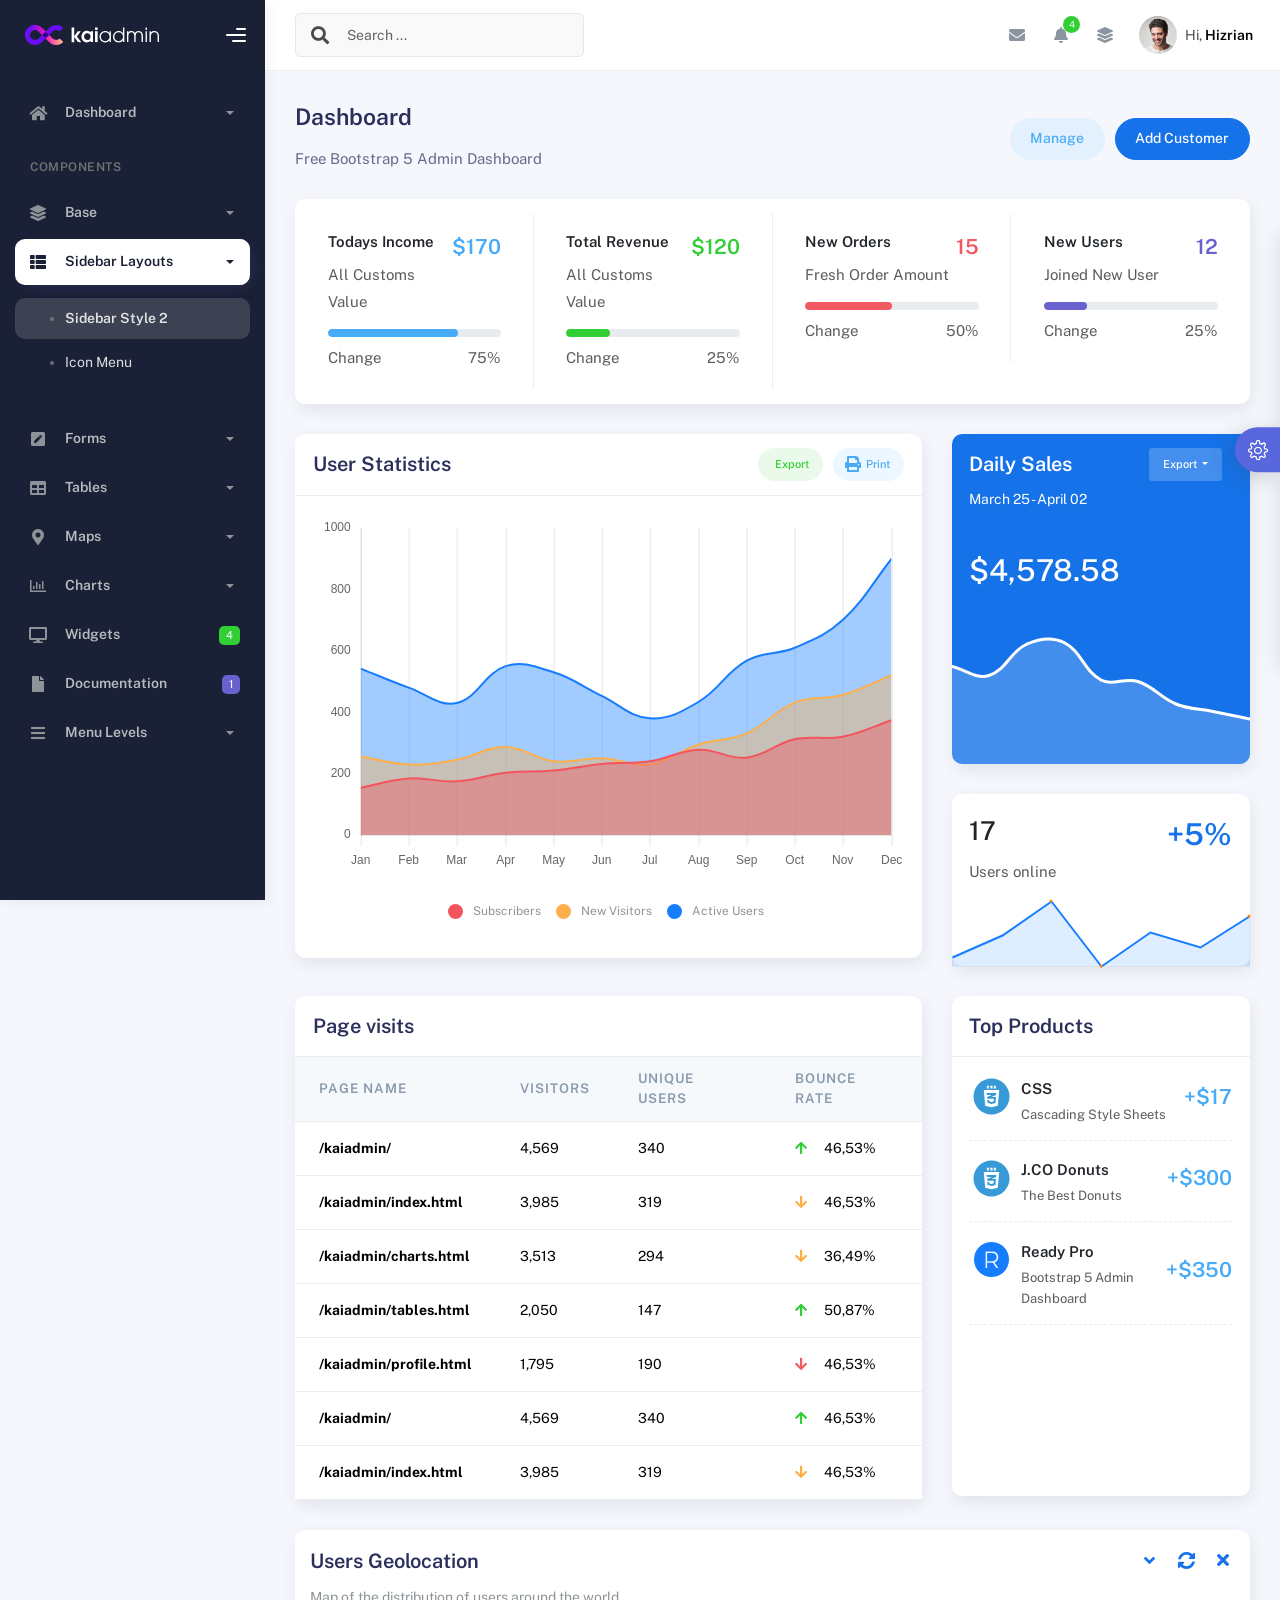
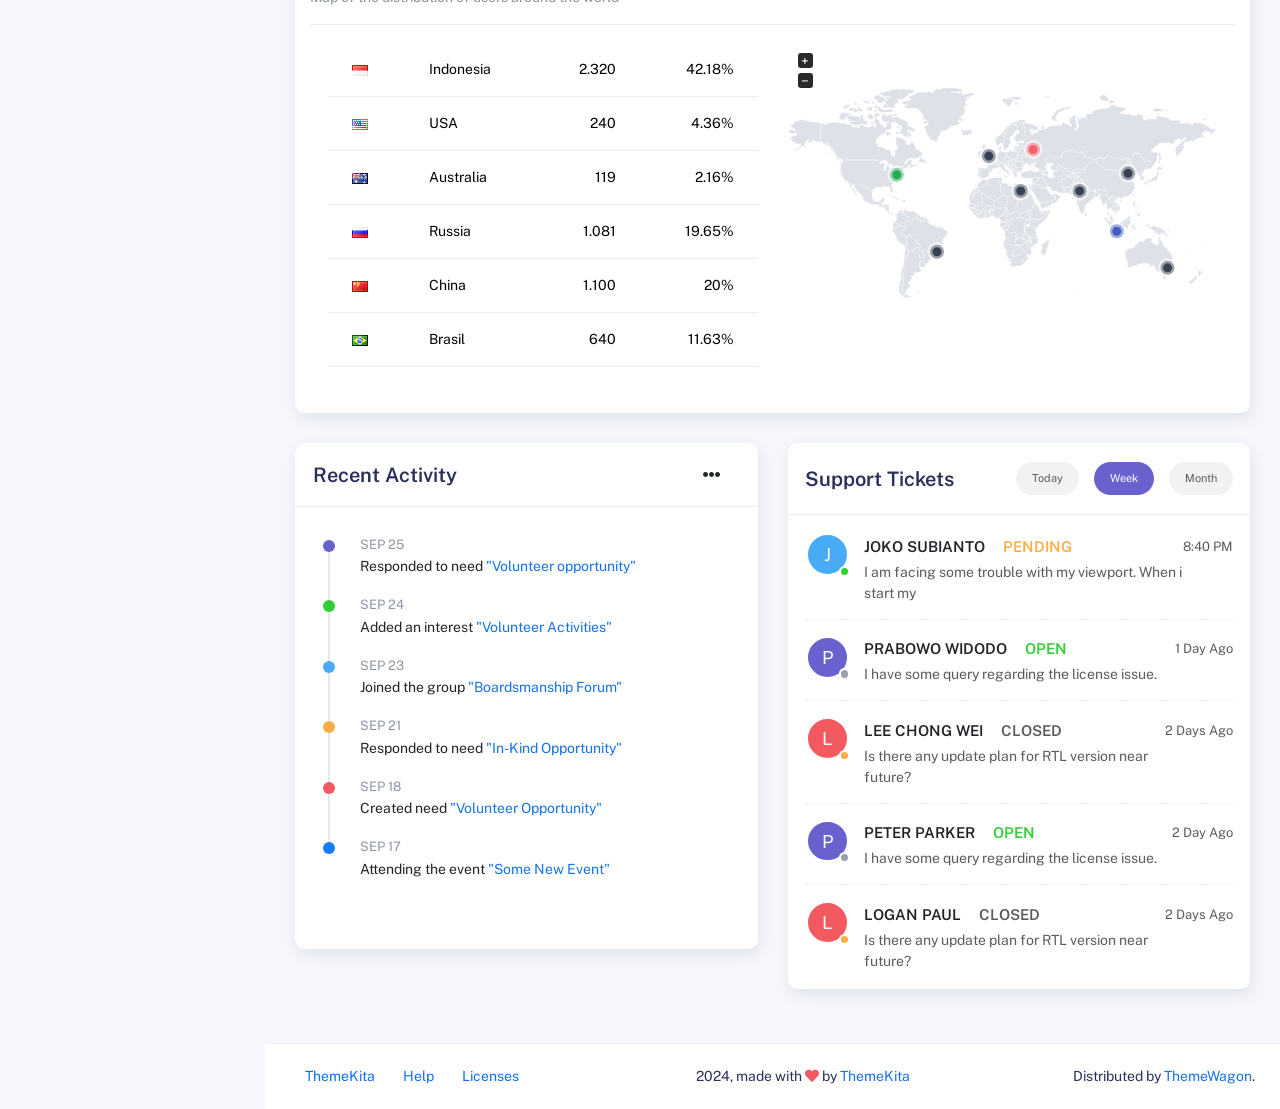
<file: admin_panel/sidebar-style-2.html>
<!DOCTYPE html>
<html lang="en">
  <head>
    <meta http-equiv="X-UA-Compatible" content="IE=edge" />
    <title>Kaiadmin - Bootstrap 5 Admin Dashboard</title>
    <meta
      content="width=device-width, initial-scale=1.0, shrink-to-fit=no"
      name="viewport"
    />
    <link
      rel="icon"
      href="assets/img/kaiadmin/favicon.ico"
      type="image/x-icon"
    />

    <!-- Fonts and icons -->
    <script src="assets/js/plugin/webfont/webfont.min.js"></script>
    <script>
      WebFont.load({
        google: { families: ["Public Sans:300,400,500,600,700"] },
        custom: {
          families: [
            "Font Awesome 5 Solid",
            "Font Awesome 5 Regular",
            "Font Awesome 5 Brands",
            "simple-line-icons",
          ],
          urls: ["assets/css/fonts.min.css"],
        },
        active: function () {
          sessionStorage.fonts = true;
        },
      });
    </script>

    <!-- CSS Files -->
    <link rel="stylesheet" href="assets/css/bootstrap.min.css" />
    <link rel="stylesheet" href="assets/css/plugins.min.css" />
    <link rel="stylesheet" href="assets/css/kaiadmin.min.css" />

    <!-- CSS Just for demo purpose, don't include it in your project -->
    <link rel="stylesheet" href="assets/css/demo.css" />
  </head>
  <body>
    <div class="wrapper">
      <!-- Sidebar -->
      <div class="sidebar sidebar-style-2" data-background-color="dark">
        <div class="sidebar-logo">
          <!-- Logo Header -->
          <div class="logo-header" data-background-color="dark">
            <a href="index.html" class="logo">
              <img
                src="assets/img/kaiadmin/logo_light.svg"
                alt="navbar brand"
                class="navbar-brand"
                height="20"
              />
            </a>
            <div class="nav-toggle">
              <button class="btn btn-toggle toggle-sidebar">
                <i class="gg-menu-right"></i>
              </button>
              <button class="btn btn-toggle sidenav-toggler">
                <i class="gg-menu-left"></i>
              </button>
            </div>
            <button class="topbar-toggler more">
              <i class="gg-more-vertical-alt"></i>
            </button>
          </div>
          <!-- End Logo Header -->
        </div>
        <div class="sidebar-wrapper scrollbar scrollbar-inner">
          <div class="sidebar-content">
            <ul class="nav nav-secondary">
              <li class="nav-item">
                <a
                  data-bs-toggle="collapse"
                  href="#dashboard"
                  class="collapsed"
                  aria-expanded="false"
                >
                  <i class="fas fa-home"></i>
                  <p>Dashboard</p>
                  <span class="caret"></span>
                </a>
                <div class="collapse" id="dashboard">
                  <ul class="nav nav-collapse">
                    <li>
                      <a href="../demo1/index.html">
                        <span class="sub-item">Dashboard 1</span>
                      </a>
                    </li>
                  </ul>
                </div>
              </li>
              <li class="nav-section">
                <span class="sidebar-mini-icon">
                  <i class="fa fa-ellipsis-h"></i>
                </span>
                <h4 class="text-section">Components</h4>
              </li>
              <li class="nav-item">
                <a data-bs-toggle="collapse" href="#base">
                  <i class="fas fa-layer-group"></i>
                  <p>Base</p>
                  <span class="caret"></span>
                </a>
                <div class="collapse" id="base">
                  <ul class="nav nav-collapse">
                    <li>
                      <a href="components/avatars.html">
                        <span class="sub-item">Avatars</span>
                      </a>
                    </li>
                    <li>
                      <a href="components/buttons.html">
                        <span class="sub-item">Buttons</span>
                      </a>
                    </li>
                    <li>
                      <a href="components/gridsystem.html">
                        <span class="sub-item">Grid System</span>
                      </a>
                    </li>
                    <li>
                      <a href="components/panels.html">
                        <span class="sub-item">Panels</span>
                      </a>
                    </li>
                    <li>
                      <a href="components/notifications.html">
                        <span class="sub-item">Notifications</span>
                      </a>
                    </li>
                    <li>
                      <a href="components/sweetalert.html">
                        <span class="sub-item">Sweet Alert</span>
                      </a>
                    </li>
                    <li>
                      <a href="components/font-awesome-icons.html">
                        <span class="sub-item">Font Awesome Icons</span>
                      </a>
                    </li>
                    <li>
                      <a href="components/simple-line-icons.html">
                        <span class="sub-item">Simple Line Icons</span>
                      </a>
                    </li>
                    <li>
                      <a href="components/typography.html">
                        <span class="sub-item">Typography</span>
                      </a>
                    </li>
                  </ul>
                </div>
              </li>
              <li class="nav-item active submenu">
                <a data-bs-toggle="collapse" href="#sidebarLayouts">
                  <i class="fas fa-th-list"></i>
                  <p>Sidebar Layouts</p>
                  <span class="caret"></span>
                </a>
                <div class="collapse show" id="sidebarLayouts">
                  <ul class="nav nav-collapse">
                    <li class="active">
                      <a href="sidebar-style-2.html">
                        <span class="sub-item">Sidebar Style 2</span>
                      </a>
                    </li>
                    <li>
                      <a href="icon-menu.html">
                        <span class="sub-item">Icon Menu</span>
                      </a>
                    </li>
                  </ul>
                </div>
              </li>
              <li class="nav-item">
                <a data-bs-toggle="collapse" href="#forms">
                  <i class="fas fa-pen-square"></i>
                  <p>Forms</p>
                  <span class="caret"></span>
                </a>
                <div class="collapse" id="forms">
                  <ul class="nav nav-collapse">
                    <li>
                      <a href="forms/forms.html">
                        <span class="sub-item">Basic Form</span>
                      </a>
                    </li>
                  </ul>
                </div>
              </li>
              <li class="nav-item">
                <a data-bs-toggle="collapse" href="#tables">
                  <i class="fas fa-table"></i>
                  <p>Tables</p>
                  <span class="caret"></span>
                </a>
                <div class="collapse" id="tables">
                  <ul class="nav nav-collapse">
                    <li>
                      <a href="tables/tables.html">
                        <span class="sub-item">Basic Table</span>
                      </a>
                    </li>
                    <li>
                      <a href="tables/datatables.html">
                        <span class="sub-item">Datatables</span>
                      </a>
                    </li>
                  </ul>
                </div>
              </li>
              <li class="nav-item">
                <a data-bs-toggle="collapse" href="#maps">
                  <i class="fas fa-map-marker-alt"></i>
                  <p>Maps</p>
                  <span class="caret"></span>
                </a>
                <div class="collapse" id="maps">
                  <ul class="nav nav-collapse">
                    <li>
                      <a href="maps/googlemaps.html">
                        <span class="sub-item">Google Maps</span>
                      </a>
                    </li>
                    <li>
                      <a href="maps/jsvectormap.html">
                        <span class="sub-item">Jsvectormap</span>
                      </a>
                    </li>
                  </ul>
                </div>
              </li>
              <li class="nav-item">
                <a data-bs-toggle="collapse" href="#charts">
                  <i class="far fa-chart-bar"></i>
                  <p>Charts</p>
                  <span class="caret"></span>
                </a>
                <div class="collapse" id="charts">
                  <ul class="nav nav-collapse">
                    <li>
                      <a href="charts/charts.html">
                        <span class="sub-item">Chart Js</span>
                      </a>
                    </li>
                    <li>
                      <a href="charts/sparkline.html">
                        <span class="sub-item">Sparkline</span>
                      </a>
                    </li>
                  </ul>
                </div>
              </li>
              <li class="nav-item">
                <a href="widgets.html">
                  <i class="fas fa-desktop"></i>
                  <p>Widgets</p>
                  <span class="badge badge-success">4</span>
                </a>
              </li>
              <li class="nav-item">
                <a href="../../documentation/index.html">
                  <i class="fas fa-file"></i>
                  <p>Documentation</p>
                  <span class="badge badge-secondary">1</span>
                </a>
              </li>
              <li class="nav-item">
                <a data-bs-toggle="collapse" href="#submenu">
                  <i class="fas fa-bars"></i>
                  <p>Menu Levels</p>
                  <span class="caret"></span>
                </a>
                <div class="collapse" id="submenu">
                  <ul class="nav nav-collapse">
                    <li>
                      <a data-bs-toggle="collapse" href="#subnav1">
                        <span class="sub-item">Level 1</span>
                        <span class="caret"></span>
                      </a>
                      <div class="collapse" id="subnav1">
                        <ul class="nav nav-collapse subnav">
                          <li>
                            <a href="#">
                              <span class="sub-item">Level 2</span>
                            </a>
                          </li>
                          <li>
                            <a href="#">
                              <span class="sub-item">Level 2</span>
                            </a>
                          </li>
                        </ul>
                      </div>
                    </li>
                    <li>
                      <a data-bs-toggle="collapse" href="#subnav2">
                        <span class="sub-item">Level 1</span>
                        <span class="caret"></span>
                      </a>
                      <div class="collapse" id="subnav2">
                        <ul class="nav nav-collapse subnav">
                          <li>
                            <a href="#">
                              <span class="sub-item">Level 2</span>
                            </a>
                          </li>
                        </ul>
                      </div>
                    </li>
                    <li>
                      <a href="#">
                        <span class="sub-item">Level 1</span>
                      </a>
                    </li>
                  </ul>
                </div>
              </li>
            </ul>
          </div>
        </div>
      </div>
      <!-- End Sidebar -->

      <div class="main-panel">
        <div class="main-header">
          <div class="main-header-logo">
            <!-- Logo Header -->
            <div class="logo-header" data-background-color="dark">
              <a href="index.html" class="logo">
                <img
                  src="assets/img/kaiadmin/logo_light.svg"
                  alt="navbar brand"
                  class="navbar-brand"
                  height="20"
                />
              </a>
              <div class="nav-toggle">
                <button class="btn btn-toggle toggle-sidebar">
                  <i class="gg-menu-right"></i>
                </button>
                <button class="btn btn-toggle sidenav-toggler">
                  <i class="gg-menu-left"></i>
                </button>
              </div>
              <button class="topbar-toggler more">
                <i class="gg-more-vertical-alt"></i>
              </button>
            </div>
            <!-- End Logo Header -->
          </div>
          <!-- Navbar Header -->
          <nav
            class="navbar navbar-header navbar-header-transparent navbar-expand-lg border-bottom"
          >
            <div class="container-fluid">
              <nav
                class="navbar navbar-header-left navbar-expand-lg navbar-form nav-search p-0 d-none d-lg-flex"
              >
                <div class="input-group">
                  <div class="input-group-prepend">
                    <button type="submit" class="btn btn-search pe-1">
                      <i class="fa fa-search search-icon"></i>
                    </button>
                  </div>
                  <input
                    type="text"
                    placeholder="Search ..."
                    class="form-control"
                  />
                </div>
              </nav>

              <ul class="navbar-nav topbar-nav ms-md-auto align-items-center">
                <li
                  class="nav-item topbar-icon dropdown hidden-caret d-flex d-lg-none"
                >
                  <a
                    class="nav-link dropdown-toggle"
                    data-bs-toggle="dropdown"
                    href="#"
                    role="button"
                    aria-expanded="false"
                    aria-haspopup="true"
                  >
                    <i class="fa fa-search"></i>
                  </a>
                  <ul class="dropdown-menu dropdown-search animated fadeIn">
                    <form class="navbar-left navbar-form nav-search">
                      <div class="input-group">
                        <input
                          type="text"
                          placeholder="Search ..."
                          class="form-control"
                        />
                      </div>
                    </form>
                  </ul>
                </li>
                <li class="nav-item topbar-icon dropdown hidden-caret">
                  <a
                    class="nav-link dropdown-toggle"
                    href="#"
                    id="messageDropdown"
                    role="button"
                    data-bs-toggle="dropdown"
                    aria-haspopup="true"
                    aria-expanded="false"
                  >
                    <i class="fa fa-envelope"></i>
                  </a>
                  <ul
                    class="dropdown-menu messages-notif-box animated fadeIn"
                    aria-labelledby="messageDropdown"
                  >
                    <li>
                      <div
                        class="dropdown-title d-flex justify-content-between align-items-center"
                      >
                        Messages
                        <a href="#" class="small">Mark all as read</a>
                      </div>
                    </li>
                    <li>
                      <div class="message-notif-scroll scrollbar-outer">
                        <div class="notif-center">
                          <a href="#">
                            <div class="notif-img">
                              <img
                                src="assets/img/jm_denis.jpg"
                                alt="Img Profile"
                              />
                            </div>
                            <div class="notif-content">
                              <span class="subject">Jimmy Denis</span>
                              <span class="block"> How are you ? </span>
                              <span class="time">5 minutes ago</span>
                            </div>
                          </a>
                          <a href="#">
                            <div class="notif-img">
                              <img
                                src="assets/img/chadengle.jpg"
                                alt="Img Profile"
                              />
                            </div>
                            <div class="notif-content">
                              <span class="subject">Chad</span>
                              <span class="block"> Ok, Thanks ! </span>
                              <span class="time">12 minutes ago</span>
                            </div>
                          </a>
                          <a href="#">
                            <div class="notif-img">
                              <img
                                src="assets/img/mlane.jpg"
                                alt="Img Profile"
                              />
                            </div>
                            <div class="notif-content">
                              <span class="subject">Jhon Doe</span>
                              <span class="block">
                                Ready for the meeting today...
                              </span>
                              <span class="time">12 minutes ago</span>
                            </div>
                          </a>
                          <a href="#">
                            <div class="notif-img">
                              <img
                                src="assets/img/talha.jpg"
                                alt="Img Profile"
                              />
                            </div>
                            <div class="notif-content">
                              <span class="subject">Talha</span>
                              <span class="block"> Hi, Apa Kabar ? </span>
                              <span class="time">17 minutes ago</span>
                            </div>
                          </a>
                        </div>
                      </div>
                    </li>
                    <li>
                      <a class="see-all" href="javascript:void(0);"
                        >See all messages<i class="fa fa-angle-right"></i>
                      </a>
                    </li>
                  </ul>
                </li>
                <li class="nav-item topbar-icon dropdown hidden-caret">
                  <a
                    class="nav-link dropdown-toggle"
                    href="#"
                    id="notifDropdown"
                    role="button"
                    data-bs-toggle="dropdown"
                    aria-haspopup="true"
                    aria-expanded="false"
                  >
                    <i class="fa fa-bell"></i>
                    <span class="notification">4</span>
                  </a>
                  <ul
                    class="dropdown-menu notif-box animated fadeIn"
                    aria-labelledby="notifDropdown"
                  >
                    <li>
                      <div class="dropdown-title">
                        You have 4 new notification
                      </div>
                    </li>
                    <li>
                      <div class="notif-scroll scrollbar-outer">
                        <div class="notif-center">
                          <a href="#">
                            <div class="notif-icon notif-primary">
                              <i class="fa fa-user-plus"></i>
                            </div>
                            <div class="notif-content">
                              <span class="block"> New user registered </span>
                              <span class="time">5 minutes ago</span>
                            </div>
                          </a>
                          <a href="#">
                            <div class="notif-icon notif-success">
                              <i class="fa fa-comment"></i>
                            </div>
                            <div class="notif-content">
                              <span class="block">
                                Rahmad commented on Admin
                              </span>
                              <span class="time">12 minutes ago</span>
                            </div>
                          </a>
                          <a href="#">
                            <div class="notif-img">
                              <img
                                src="assets/img/profile2.jpg"
                                alt="Img Profile"
                              />
                            </div>
                            <div class="notif-content">
                              <span class="block">
                                Reza send messages to you
                              </span>
                              <span class="time">12 minutes ago</span>
                            </div>
                          </a>
                          <a href="#">
                            <div class="notif-icon notif-danger">
                              <i class="fa fa-heart"></i>
                            </div>
                            <div class="notif-content">
                              <span class="block"> Farrah liked Admin </span>
                              <span class="time">17 minutes ago</span>
                            </div>
                          </a>
                        </div>
                      </div>
                    </li>
                    <li>
                      <a class="see-all" href="javascript:void(0);"
                        >See all notifications<i class="fa fa-angle-right"></i>
                      </a>
                    </li>
                  </ul>
                </li>
                <li class="nav-item topbar-icon dropdown hidden-caret">
                  <a
                    class="nav-link"
                    data-bs-toggle="dropdown"
                    href="#"
                    aria-expanded="false"
                  >
                    <i class="fas fa-layer-group"></i>
                  </a>
                  <div class="dropdown-menu quick-actions animated fadeIn">
                    <div class="quick-actions-header">
                      <span class="title mb-1">Quick Actions</span>
                      <span class="subtitle op-7">Shortcuts</span>
                    </div>
                    <div class="quick-actions-scroll scrollbar-outer">
                      <div class="quick-actions-items">
                        <div class="row m-0">
                          <a class="col-6 col-md-4 p-0" href="#">
                            <div class="quick-actions-item">
                              <div class="avatar-item bg-danger rounded-circle">
                                <i class="far fa-calendar-alt"></i>
                              </div>
                              <span class="text">Calendar</span>
                            </div>
                          </a>
                          <a class="col-6 col-md-4 p-0" href="#">
                            <div class="quick-actions-item">
                              <div
                                class="avatar-item bg-warning rounded-circle"
                              >
                                <i class="fas fa-map"></i>
                              </div>
                              <span class="text">Maps</span>
                            </div>
                          </a>
                          <a class="col-6 col-md-4 p-0" href="#">
                            <div class="quick-actions-item">
                              <div class="avatar-item bg-info rounded-circle">
                                <i class="fas fa-file-excel"></i>
                              </div>
                              <span class="text">Reports</span>
                            </div>
                          </a>
                          <a class="col-6 col-md-4 p-0" href="#">
                            <div class="quick-actions-item">
                              <div
                                class="avatar-item bg-success rounded-circle"
                              >
                                <i class="fas fa-envelope"></i>
                              </div>
                              <span class="text">Emails</span>
                            </div>
                          </a>
                          <a class="col-6 col-md-4 p-0" href="#">
                            <div class="quick-actions-item">
                              <div
                                class="avatar-item bg-primary rounded-circle"
                              >
                                <i class="fas fa-file-invoice-dollar"></i>
                              </div>
                              <span class="text">Invoice</span>
                            </div>
                          </a>
                          <a class="col-6 col-md-4 p-0" href="#">
                            <div class="quick-actions-item">
                              <div
                                class="avatar-item bg-secondary rounded-circle"
                              >
                                <i class="fas fa-credit-card"></i>
                              </div>
                              <span class="text">Payments</span>
                            </div>
                          </a>
                        </div>
                      </div>
                    </div>
                  </div>
                </li>

                <li class="nav-item topbar-user dropdown hidden-caret">
                  <a
                    class="dropdown-toggle profile-pic"
                    data-bs-toggle="dropdown"
                    href="#"
                    aria-expanded="false"
                  >
                    <div class="avatar-sm">
                      <img
                        src="assets/img/profile.jpg"
                        alt="..."
                        class="avatar-img rounded-circle"
                      />
                    </div>
                    <span class="profile-username">
                      <span class="op-7">Hi,</span>
                      <span class="fw-bold">Hizrian</span>
                    </span>
                  </a>
                  <ul class="dropdown-menu dropdown-user animated fadeIn">
                    <div class="dropdown-user-scroll scrollbar-outer">
                      <li>
                        <div class="user-box">
                          <div class="avatar-lg">
                            <img
                              src="assets/img/profile.jpg"
                              alt="image profile"
                              class="avatar-img rounded"
                            />
                          </div>
                          <div class="u-text">
                            <h4>Hizrian</h4>
                            <p class="text-muted">hello@example.com</p>
                            <a
                              href="profile.html"
                              class="btn btn-xs btn-secondary btn-sm"
                              >View Profile</a
                            >
                          </div>
                        </div>
                      </li>
                      <li>
                        <div class="dropdown-divider"></div>
                        <a class="dropdown-item" href="#">My Profile</a>
                        <a class="dropdown-item" href="#">My Balance</a>
                        <a class="dropdown-item" href="#">Inbox</a>
                        <div class="dropdown-divider"></div>
                        <a class="dropdown-item" href="#">Account Setting</a>
                        <div class="dropdown-divider"></div>
                        <a class="dropdown-item" href="#">Logout</a>
                      </li>
                    </div>
                  </ul>
                </li>
              </ul>
            </div>
          </nav>
          <!-- End Navbar -->
        </div>

        <div class="container">
          <div class="page-inner">
            <div
              class="d-flex align-items-left align-items-md-center flex-column flex-md-row pt-2 pb-4"
            >
              <div>
                <h3 class="fw-bold mb-3">Dashboard</h3>
                <h6 class="op-7 mb-2">Free Bootstrap 5 Admin Dashboard</h6>
              </div>
              <div class="ms-md-auto py-2 py-md-0">
                <a href="#" class="btn btn-label-info btn-round me-2">Manage</a>
                <a href="#" class="btn btn-primary btn-round">Add Customer</a>
              </div>
            </div>
            <div class="row row-card-no-pd">
              <div class="col-12 col-sm-6 col-md-6 col-xl-3">
                <div class="card">
                  <div class="card-body">
                    <div class="d-flex justify-content-between">
                      <div>
                        <h6><b>Todays Income</b></h6>
                        <p class="text-muted">All Customs Value</p>
                      </div>
                      <h4 class="text-info fw-bold">$170</h4>
                    </div>
                    <div class="progress progress-sm">
                      <div
                        class="progress-bar bg-info w-75"
                        role="progressbar"
                        aria-valuenow="75"
                        aria-valuemin="0"
                        aria-valuemax="100"
                      ></div>
                    </div>
                    <div class="d-flex justify-content-between mt-2">
                      <p class="text-muted mb-0">Change</p>
                      <p class="text-muted mb-0">75%</p>
                    </div>
                  </div>
                </div>
              </div>
              <div class="col-12 col-sm-6 col-md-6 col-xl-3">
                <div class="card">
                  <div class="card-body">
                    <div class="d-flex justify-content-between">
                      <div>
                        <h6><b>Total Revenue</b></h6>
                        <p class="text-muted">All Customs Value</p>
                      </div>
                      <h4 class="text-success fw-bold">$120</h4>
                    </div>
                    <div class="progress progress-sm">
                      <div
                        class="progress-bar bg-success w-25"
                        role="progressbar"
                        aria-valuenow="25"
                        aria-valuemin="0"
                        aria-valuemax="100"
                      ></div>
                    </div>
                    <div class="d-flex justify-content-between mt-2">
                      <p class="text-muted mb-0">Change</p>
                      <p class="text-muted mb-0">25%</p>
                    </div>
                  </div>
                </div>
              </div>
              <div class="col-12 col-sm-6 col-md-6 col-xl-3">
                <div class="card">
                  <div class="card-body">
                    <div class="d-flex justify-content-between">
                      <div>
                        <h6><b>New Orders</b></h6>
                        <p class="text-muted">Fresh Order Amount</p>
                      </div>
                      <h4 class="text-danger fw-bold">15</h4>
                    </div>
                    <div class="progress progress-sm">
                      <div
                        class="progress-bar bg-danger w-50"
                        role="progressbar"
                        aria-valuenow="50"
                        aria-valuemin="0"
                        aria-valuemax="100"
                      ></div>
                    </div>
                    <div class="d-flex justify-content-between mt-2">
                      <p class="text-muted mb-0">Change</p>
                      <p class="text-muted mb-0">50%</p>
                    </div>
                  </div>
                </div>
              </div>
              <div class="col-12 col-sm-6 col-md-6 col-xl-3">
                <div class="card">
                  <div class="card-body">
                    <div class="d-flex justify-content-between">
                      <div>
                        <h6><b>New Users</b></h6>
                        <p class="text-muted">Joined New User</p>
                      </div>
                      <h4 class="text-secondary fw-bold">12</h4>
                    </div>
                    <div class="progress progress-sm">
                      <div
                        class="progress-bar bg-secondary w-25"
                        role="progressbar"
                        aria-valuenow="25"
                        aria-valuemin="0"
                        aria-valuemax="100"
                      ></div>
                    </div>
                    <div class="d-flex justify-content-between mt-2">
                      <p class="text-muted mb-0">Change</p>
                      <p class="text-muted mb-0">25%</p>
                    </div>
                  </div>
                </div>
              </div>
            </div>
            <div class="row">
              <div class="col-md-8">
                <div class="card">
                  <div class="card-header">
                    <div class="card-head-row">
                      <div class="card-title">User Statistics</div>
                      <div class="card-tools">
                        <a
                          href="#"
                          class="btn btn-label-success btn-round btn-sm me-2"
                        >
                          <span class="btn-label">
                            <i class="fa fa-pencil"></i>
                          </span>
                          Export
                        </a>
                        <a href="#" class="btn btn-label-info btn-round btn-sm">
                          <span class="btn-label">
                            <i class="fa fa-print"></i>
                          </span>
                          Print
                        </a>
                      </div>
                    </div>
                  </div>
                  <div class="card-body">
                    <div class="chart-container" style="min-height: 375px">
                      <canvas id="statisticsChart"></canvas>
                    </div>
                    <div id="myChartLegend"></div>
                  </div>
                </div>
              </div>
              <div class="col-md-4">
                <div class="card card-primary">
                  <div class="card-header">
                    <div class="card-head-row">
                      <div class="card-title">Daily Sales</div>
                      <div class="card-tools">
                        <div class="dropdown">
                          <button
                            class="btn btn-sm btn-label-light dropdown-toggle"
                            type="button"
                            id="dropdownMenuButton"
                            data-bs-toggle="dropdown"
                            aria-haspopup="true"
                            aria-expanded="false"
                          >
                            Export
                          </button>
                          <div
                            class="dropdown-menu"
                            aria-labelledby="dropdownMenuButton"
                          >
                            <a class="dropdown-item" href="#">Action</a>
                            <a class="dropdown-item" href="#">Another action</a>
                            <a class="dropdown-item" href="#"
                              >Something else here</a
                            >
                          </div>
                        </div>
                      </div>
                    </div>
                    <div class="card-category">March 25 - April 02</div>
                  </div>
                  <div class="card-body pb-0">
                    <div class="mb-4 mt-2">
                      <h1>$4,578.58</h1>
                    </div>
                    <div class="pull-in">
                      <canvas id="dailySalesChart"></canvas>
                    </div>
                  </div>
                </div>
                <div class="card">
                  <div class="card-body pb-0">
                    <div class="h1 fw-bold float-end text-primary">+5%</div>
                    <h2 class="mb-2">17</h2>
                    <p class="text-muted">Users online</p>
                    <div class="pull-in sparkline-fix">
                      <div id="lineChart"></div>
                    </div>
                  </div>
                </div>
              </div>
            </div>
            <!-- <div class="row">
						<div class="col-md-4">
							<div class="card">
								<div class="card-body pb-0">
									<div class="h1 fw-bold float-end text-primary">+5%</div>
									<h2 class="mb-2">17</h2>
									<p class="text-muted">Users online</p>
									<div class="pull-in sparkline-fix">
										<div id="lineChart"></div>
									</div>
								</div>
							</div>
						</div>
						<div class="col-md-4">
							<div class="card">
								<div class="card-body pb-0">
									<div class="h1 fw-bold float-end text-danger">-3%</div>
									<h2 class="mb-2">27</h2>
									<p class="text-muted">New Users</p>
									<div class="pull-in sparkline-fix">
										<div id="lineChart2"></div>
									</div>
								</div>
							</div>
						</div>
						<div class="col-md-4">
							<div class="card">
								<div class="card-body pb-0">
									<div class="h1 fw-bold float-end text-warning">+7%</div>
									<h2 class="mb-2">213</h2>
									<p class="text-muted">Transactions</p>
									<div class="pull-in sparkline-fix">
										<div id="lineChart3"></div>
									</div>
								</div>
							</div>
						</div>
					</div> -->
            <!-- <div class="row">
						<div class="col-md-4">
							<div class="card">
								<div class="card-header">
									<div class="card-title">Top Products</div>
								</div>
								<div class="card-body pb-0">
									<div class="d-flex">
										<div class="avatar">
											<img src="assets/img/logoproduct.svg" alt="..." class="avatar-img rounded-circle">
										</div>
										<div class="flex-1 pt-1 ms-2">
											<h6 class="fw-bold mb-1">CSS</h6>
											<small class="text-muted">Cascading Style Sheets</small>
										</div>
										<div class="d-flex ms-auto align-items-center">
											<h4 class="text-info fw-bold">+$17</h4>
										</div>
									</div>
									<div class="separator-dashed"></div>
									<div class="d-flex">
										<div class="avatar">
											<img src="assets/img/logoproduct.svg" alt="..." class="avatar-img rounded-circle">
										</div>
										<div class="flex-1 pt-1 ms-2">
											<h6 class="fw-bold mb-1">J.CO Donuts</h6>
											<small class="text-muted">The Best Donuts</small>
										</div>
										<div class="d-flex ms-auto align-items-center">
											<h4 class="text-info fw-bold">+$300</h4>
										</div>
									</div>
									<div class="separator-dashed"></div>
									<div class="d-flex">
										<div class="avatar">
											<img src="assets/img/logoproduct3.svg" alt="..." class="avatar-img rounded-circle">
										</div>
										<div class="flex-1 pt-1 ms-2">
											<h6 class="fw-bold mb-1">Ready Pro</h6>
											<small class="text-muted">Bootstrap 5 Admin Dashboard</small>
										</div>
										<div class="d-flex ms-auto align-items-center">
											<h4 class="text-info fw-bold">+$350</h4>
										</div>
									</div>
									<div class="separator-dashed"></div>
									<div class="pull-in">
										<canvas id="topProductsChart"></canvas>
									</div>
								</div>
							</div>
						</div>
						<div class="col-md-4">
							<div class="card">
								<div class="card-body">
									<div class="card-title fw-mediumbold">Suggested People</div>
									<div class="card-list">
										<div class="item-list">
											<div class="avatar">
												<img src="assets/img/jm_denis.jpg" alt="..." class="avatar-img rounded-circle">
											</div>
											<div class="info-user ms-3">
												<div class="username">Jimmy Denis</div>
												<div class="status">Graphic Designer</div>
											</div>
											<button class="btn btn-icon btn-primary btn-round btn-xs">
												<i class="fa fa-plus"></i>
											</button>
										</div>
										<div class="item-list">
											<div class="avatar">
												<img src="assets/img/chadengle.jpg" alt="..." class="avatar-img rounded-circle">
											</div>
											<div class="info-user ms-3">
												<div class="username">Chad</div>
												<div class="status">CEO Zeleaf</div>
											</div>
											<button class="btn btn-icon btn-primary btn-round btn-xs">
												<i class="fa fa-plus"></i>
											</button>
										</div>
										<div class="item-list">
											<div class="avatar">
												<img src="assets/img/talha.jpg" alt="..." class="avatar-img rounded-circle">
											</div>
											<div class="info-user ms-3">
												<div class="username">Talha</div>
												<div class="status">Front End Designer</div>
											</div>
											<button class="btn btn-icon btn-primary btn-round btn-xs">
												<i class="fa fa-plus"></i>
											</button>
										</div>
										<div class="item-list">
											<div class="avatar">
												<img src="assets/img/mlane.jpg" alt="..." class="avatar-img rounded-circle">
											</div>
											<div class="info-user ms-3">
												<div class="username">John Doe</div>
												<div class="status">Back End Developer</div>
											</div>
											<button class="btn btn-icon btn-primary btn-round btn-xs">
												<i class="fa fa-plus"></i>
											</button>
										</div>
										<div class="item-list">
											<div class="avatar">
												<img src="assets/img/talha.jpg" alt="..." class="avatar-img rounded-circle">
											</div>
											<div class="info-user ms-3">
												<div class="username">Talha</div>
												<div class="status">Front End Designer</div>
											</div>
											<button class="btn btn-icon btn-primary btn-round btn-xs">
												<i class="fa fa-plus"></i>
											</button>
										</div>
										<div class="item-list">
											<div class="avatar">
												<img src="assets/img/jm_denis.jpg" alt="..." class="avatar-img rounded-circle">
											</div>
											<div class="info-user ms-3">
												<div class="username">Jimmy Denis</div>
												<div class="status">Graphic Designer</div>
											</div>
											<button class="btn btn-icon btn-primary btn-round btn-xs">
												<i class="fa fa-plus"></i>
											</button>
										</div>
									</div>
								</div>
							</div>
						</div>
						<div class="col-md-4">
							<div class="card card-primary bg-primary-gradient">
								<div class="card-body">
									<h5 class="mt-3 b-b1 pb-2 mb-4 fw-bold">Active user right now</h5>
									<h1 class="mb-4 fw-bold">17</h1>
									<h5 class="mt-3 b-b1 pb-2 mb-5 fw-bold">Page view per minutes</h5>
									<div id="activeUsersChart"></div>
									<h5 class="mt-5 pb-3 mb-0 fw-bold">Top active pages</h5>
									<ul class="list-unstyled">
										<li class="d-flex justify-content-between pb-1 pt-1"><small>/product/readypro/index.html</small> <span>7</span></li>
										<li class="d-flex justify-content-between pb-1 pt-1"><small>/product/kaiadmin/demo.html</small> <span>10</span></li>
									</ul>
								</div>
							</div>
						</div>
					</div> -->
            <div class="row">
              <div class="col-md-8">
                <div class="card">
                  <div class="card-header">
                    <div class="card-title">Page visits</div>
                  </div>
                  <div class="card-body p-0">
                    <div class="table-responsive">
                      <!-- Projects table -->
                      <table class="table align-items-center mb-0">
                        <thead class="thead-light">
                          <tr>
                            <th scope="col">Page name</th>
                            <th scope="col">Visitors</th>
                            <th scope="col">Unique users</th>
                            <th scope="col">Bounce rate</th>
                          </tr>
                        </thead>
                        <tbody>
                          <tr>
                            <th scope="row">/kaiadmin/</th>
                            <td>4,569</td>
                            <td>340</td>
                            <td>
                              <i class="fas fa-arrow-up text-success me-3"></i>
                              46,53%
                            </td>
                          </tr>
                          <tr>
                            <th scope="row">/kaiadmin/index.html</th>
                            <td>3,985</td>
                            <td>319</td>
                            <td>
                              <i
                                class="fas fa-arrow-down text-warning me-3"
                              ></i>
                              46,53%
                            </td>
                          </tr>
                          <tr>
                            <th scope="row">/kaiadmin/charts.html</th>
                            <td>3,513</td>
                            <td>294</td>
                            <td>
                              <i
                                class="fas fa-arrow-down text-warning me-3"
                              ></i>
                              36,49%
                            </td>
                          </tr>
                          <tr>
                            <th scope="row">/kaiadmin/tables.html</th>
                            <td>2,050</td>
                            <td>147</td>
                            <td>
                              <i class="fas fa-arrow-up text-success me-3"></i>
                              50,87%
                            </td>
                          </tr>
                          <tr>
                            <th scope="row">/kaiadmin/profile.html</th>
                            <td>1,795</td>
                            <td>190</td>
                            <td>
                              <i class="fas fa-arrow-down text-danger me-3"></i>
                              46,53%
                            </td>
                          </tr>
                          <tr>
                            <th scope="row">/kaiadmin/</th>
                            <td>4,569</td>
                            <td>340</td>
                            <td>
                              <i class="fas fa-arrow-up text-success me-3"></i>
                              46,53%
                            </td>
                          </tr>
                          <tr>
                            <th scope="row">/kaiadmin/index.html</th>
                            <td>3,985</td>
                            <td>319</td>
                            <td>
                              <i
                                class="fas fa-arrow-down text-warning me-3"
                              ></i>
                              46,53%
                            </td>
                          </tr>
                        </tbody>
                      </table>
                    </div>
                  </div>
                </div>
              </div>
              <div class="col-md-4">
                <div class="card">
                  <div class="card-header">
                    <div class="card-title">Top Products</div>
                  </div>
                  <div class="card-body pb-0">
                    <div class="d-flex">
                      <div class="avatar">
                        <img
                          src="assets/img/logoproduct.svg"
                          alt="..."
                          class="avatar-img rounded-circle"
                        />
                      </div>
                      <div class="flex-1 pt-1 ms-2">
                        <h6 class="fw-bold mb-1">CSS</h6>
                        <small class="text-muted">Cascading Style Sheets</small>
                      </div>
                      <div class="d-flex ms-auto align-items-center">
                        <h4 class="text-info fw-bold">+$17</h4>
                      </div>
                    </div>
                    <div class="separator-dashed"></div>
                    <div class="d-flex">
                      <div class="avatar">
                        <img
                          src="assets/img/logoproduct.svg"
                          alt="..."
                          class="avatar-img rounded-circle"
                        />
                      </div>
                      <div class="flex-1 pt-1 ms-2">
                        <h6 class="fw-bold mb-1">J.CO Donuts</h6>
                        <small class="text-muted">The Best Donuts</small>
                      </div>
                      <div class="d-flex ms-auto align-items-center">
                        <h4 class="text-info fw-bold">+$300</h4>
                      </div>
                    </div>
                    <div class="separator-dashed"></div>
                    <div class="d-flex">
                      <div class="avatar">
                        <img
                          src="assets/img/logoproduct3.svg"
                          alt="..."
                          class="avatar-img rounded-circle"
                        />
                      </div>
                      <div class="flex-1 pt-1 ms-2">
                        <h6 class="fw-bold mb-1">Ready Pro</h6>
                        <small class="text-muted"
                          >Bootstrap 5 Admin Dashboard</small
                        >
                      </div>
                      <div class="d-flex ms-auto align-items-center">
                        <h4 class="text-info fw-bold">+$350</h4>
                      </div>
                    </div>
                    <div class="separator-dashed"></div>
                    <div class="pull-in">
                      <canvas id="topProductsChart"></canvas>
                    </div>
                  </div>
                </div>
              </div>
            </div>
            <div class="row row-card-no-pd">
              <div class="col-md-12">
                <div class="card">
                  <div class="card-header">
                    <div class="card-head-row card-tools-still-right">
                      <h4 class="card-title">Users Geolocation</h4>
                      <div class="card-tools">
                        <button
                          class="btn btn-icon btn-link btn-primary btn-xs"
                        >
                          <span class="fa fa-angle-down"></span>
                        </button>
                        <button
                          class="btn btn-icon btn-link btn-primary btn-xs btn-refresh-card"
                        >
                          <span class="fa fa-sync-alt"></span>
                        </button>
                        <button
                          class="btn btn-icon btn-link btn-primary btn-xs"
                        >
                          <span class="fa fa-times"></span>
                        </button>
                      </div>
                    </div>
                    <p class="card-category">
                      Map of the distribution of users around the world
                    </p>
                  </div>
                  <div class="card-body">
                    <div class="row">
                      <div class="col-md-6">
                        <div class="table-responsive table-hover table-sales">
                          <table class="table">
                            <tbody>
                              <tr>
                                <td>
                                  <div class="flag">
                                    <img
                                      src="assets/img/flags/id.png"
                                      alt="indonesia"
                                    />
                                  </div>
                                </td>
                                <td>Indonesia</td>
                                <td class="text-end">2.320</td>
                                <td class="text-end">42.18%</td>
                              </tr>
                              <tr>
                                <td>
                                  <div class="flag">
                                    <img
                                      src="assets/img/flags/us.png"
                                      alt="united states"
                                    />
                                  </div>
                                </td>
                                <td>USA</td>
                                <td class="text-end">240</td>
                                <td class="text-end">4.36%</td>
                              </tr>
                              <tr>
                                <td>
                                  <div class="flag">
                                    <img
                                      src="assets/img/flags/au.png"
                                      alt="australia"
                                    />
                                  </div>
                                </td>
                                <td>Australia</td>
                                <td class="text-end">119</td>
                                <td class="text-end">2.16%</td>
                              </tr>
                              <tr>
                                <td>
                                  <div class="flag">
                                    <img
                                      src="assets/img/flags/ru.png"
                                      alt="russia"
                                    />
                                  </div>
                                </td>
                                <td>Russia</td>
                                <td class="text-end">1.081</td>
                                <td class="text-end">19.65%</td>
                              </tr>
                              <tr>
                                <td>
                                  <div class="flag">
                                    <img
                                      src="assets/img/flags/cn.png"
                                      alt="china"
                                    />
                                  </div>
                                </td>
                                <td>China</td>
                                <td class="text-end">1.100</td>
                                <td class="text-end">20%</td>
                              </tr>
                              <tr>
                                <td>
                                  <div class="flag">
                                    <img
                                      src="assets/img/flags/br.png"
                                      alt="brazil"
                                    />
                                  </div>
                                </td>
                                <td>Brasil</td>
                                <td class="text-end">640</td>
                                <td class="text-end">11.63%</td>
                              </tr>
                            </tbody>
                          </table>
                        </div>
                      </div>
                      <div class="col-md-6">
                        <div class="mapcontainer">
                          <div
                            id="world-map"
                            class="w-100"
                            style="height: 300px"
                          ></div>
                        </div>
                      </div>
                    </div>
                  </div>
                </div>
              </div>
            </div>
            <div class="row">
              <div class="col-md-6">
                <div class="card">
                  <div class="card-header">
                    <div class="card-head-row card-tools-still-right">
                      <div class="card-title">Recent Activity</div>
                      <div class="card-tools">
                        <div class="dropdown">
                          <button
                            class="btn btn-icon btn-clean"
                            type="button"
                            id="dropdownMenuButton"
                            data-bs-toggle="dropdown"
                            aria-haspopup="true"
                            aria-expanded="false"
                          >
                            <i class="fas fa-ellipsis-h"></i>
                          </button>
                          <div
                            class="dropdown-menu"
                            aria-labelledby="dropdownMenuButton"
                          >
                            <a class="dropdown-item" href="#">Action</a>
                            <a class="dropdown-item" href="#">Another action</a>
                            <a class="dropdown-item" href="#"
                              >Something else here</a
                            >
                          </div>
                        </div>
                      </div>
                    </div>
                  </div>
                  <div class="card-body">
                    <ol class="activity-feed">
                      <li class="feed-item feed-item-secondary">
                        <time class="date" datetime="9-25">Sep 25</time>
                        <span class="text"
                          >Responded to need
                          <a href="#">"Volunteer opportunity"</a></span
                        >
                      </li>
                      <li class="feed-item feed-item-success">
                        <time class="date" datetime="9-24">Sep 24</time>
                        <span class="text"
                          >Added an interest
                          <a href="#">"Volunteer Activities"</a></span
                        >
                      </li>
                      <li class="feed-item feed-item-info">
                        <time class="date" datetime="9-23">Sep 23</time>
                        <span class="text"
                          >Joined the group
                          <a href="single-group.php"
                            >"Boardsmanship Forum"</a
                          ></span
                        >
                      </li>
                      <li class="feed-item feed-item-warning">
                        <time class="date" datetime="9-21">Sep 21</time>
                        <span class="text"
                          >Responded to need
                          <a href="#">"In-Kind Opportunity"</a></span
                        >
                      </li>
                      <li class="feed-item feed-item-danger">
                        <time class="date" datetime="9-18">Sep 18</time>
                        <span class="text"
                          >Created need
                          <a href="#">"Volunteer Opportunity"</a></span
                        >
                      </li>
                      <li class="feed-item">
                        <time class="date" datetime="9-17">Sep 17</time>
                        <span class="text"
                          >Attending the event
                          <a href="single-event.php">"Some New Event"</a></span
                        >
                      </li>
                    </ol>
                  </div>
                </div>
              </div>
              <div class="col-md-6">
                <div class="card">
                  <div class="card-header">
                    <div class="card-head-row">
                      <div class="card-title">Support Tickets</div>
                      <div class="card-tools">
                        <ul
                          class="nav nav-pills nav-secondary nav-pills-no-bd nav-sm"
                          id="pills-tab"
                          role="tablist"
                        >
                          <li class="nav-item">
                            <a
                              class="nav-link"
                              id="pills-today"
                              data-bs-toggle="pill"
                              href="#pills-today"
                              role="tab"
                              aria-selected="true"
                              >Today</a
                            >
                          </li>
                          <li class="nav-item">
                            <a
                              class="nav-link active"
                              id="pills-week"
                              data-bs-toggle="pill"
                              href="#pills-week"
                              role="tab"
                              aria-selected="false"
                              >Week</a
                            >
                          </li>
                          <li class="nav-item">
                            <a
                              class="nav-link"
                              id="pills-month"
                              data-bs-toggle="pill"
                              href="#pills-month"
                              role="tab"
                              aria-selected="false"
                              >Month</a
                            >
                          </li>
                        </ul>
                      </div>
                    </div>
                  </div>
                  <div class="card-body">
                    <div class="d-flex">
                      <div class="avatar avatar-online">
                        <span
                          class="avatar-title rounded-circle border border-white bg-info"
                          >J</span
                        >
                      </div>
                      <div class="flex-1 ms-3 pt-1">
                        <h6 class="text-uppercase fw-bold mb-1">
                          Joko Subianto
                          <span class="text-warning ps-3">pending</span>
                        </h6>
                        <span class="text-muted"
                          >I am facing some trouble with my viewport. When i
                          start my</span
                        >
                      </div>
                      <div class="float-end pt-1">
                        <small class="text-muted">8:40 PM</small>
                      </div>
                    </div>
                    <div class="separator-dashed"></div>
                    <div class="d-flex">
                      <div class="avatar avatar-offline">
                        <span
                          class="avatar-title rounded-circle border border-white bg-secondary"
                          >P</span
                        >
                      </div>
                      <div class="flex-1 ms-3 pt-1">
                        <h6 class="text-uppercase fw-bold mb-1">
                          Prabowo Widodo
                          <span class="text-success ps-3">open</span>
                        </h6>
                        <span class="text-muted"
                          >I have some query regarding the license issue.</span
                        >
                      </div>
                      <div class="float-end pt-1">
                        <small class="text-muted">1 Day Ago</small>
                      </div>
                    </div>
                    <div class="separator-dashed"></div>
                    <div class="d-flex">
                      <div class="avatar avatar-away">
                        <span
                          class="avatar-title rounded-circle border border-white bg-danger"
                          >L</span
                        >
                      </div>
                      <div class="flex-1 ms-3 pt-1">
                        <h6 class="text-uppercase fw-bold mb-1">
                          Lee Chong Wei
                          <span class="text-muted ps-3">closed</span>
                        </h6>
                        <span class="text-muted"
                          >Is there any update plan for RTL version near
                          future?</span
                        >
                      </div>
                      <div class="float-end pt-1">
                        <small class="text-muted">2 Days Ago</small>
                      </div>
                    </div>
                    <div class="separator-dashed"></div>
                    <div class="d-flex">
                      <div class="avatar avatar-offline">
                        <span
                          class="avatar-title rounded-circle border border-white bg-secondary"
                          >P</span
                        >
                      </div>
                      <div class="flex-1 ms-3 pt-1">
                        <h6 class="text-uppercase fw-bold mb-1">
                          Peter Parker
                          <span class="text-success ps-3">open</span>
                        </h6>
                        <span class="text-muted"
                          >I have some query regarding the license issue.</span
                        >
                      </div>
                      <div class="float-end pt-1">
                        <small class="text-muted">2 Day Ago</small>
                      </div>
                    </div>
                    <div class="separator-dashed"></div>
                    <div class="d-flex">
                      <div class="avatar avatar-away">
                        <span
                          class="avatar-title rounded-circle border border-white bg-danger"
                          >L</span
                        >
                      </div>
                      <div class="flex-1 ms-3 pt-1">
                        <h6 class="text-uppercase fw-bold mb-1">
                          Logan Paul <span class="text-muted ps-3">closed</span>
                        </h6>
                        <span class="text-muted"
                          >Is there any update plan for RTL version near
                          future?</span
                        >
                      </div>
                      <div class="float-end pt-1">
                        <small class="text-muted">2 Days Ago</small>
                      </div>
                    </div>
                  </div>
                </div>
              </div>
            </div>
          </div>
        </div>

        <footer class="footer">
          <div class="container-fluid d-flex justify-content-between">
            <nav class="pull-left">
              <ul class="nav">
                <li class="nav-item">
                  <a class="nav-link" href="http://www.themekita.com">
                    ThemeKita
                  </a>
                </li>
                <li class="nav-item">
                  <a class="nav-link" href="#"> Help </a>
                </li>
                <li class="nav-item">
                  <a class="nav-link" href="#"> Licenses </a>
                </li>
              </ul>
            </nav>
            <div class="copyright">
              2024, made with <i class="fa fa-heart heart text-danger"></i> by
              <a href="http://www.themekita.com">ThemeKita</a>
            </div>
            <div>
              Distributed by
              <a target="_blank" href="https://themewagon.com/">ThemeWagon</a>.
            </div>
          </div>
        </footer>
      </div>

      <!-- Custom template | don't include it in your project! -->
      <div class="custom-template">
        <div class="title">Settings</div>
        <div class="custom-content">
          <div class="switcher">
            <div class="switch-block">
              <h4>Logo Header</h4>
              <div class="btnSwitch">
                <button
                  type="button"
                  class="selected changeLogoHeaderColor"
                  data-color="dark"
                ></button>
                <button
                  type="button"
                  class="changeLogoHeaderColor"
                  data-color="blue"
                ></button>
                <button
                  type="button"
                  class="changeLogoHeaderColor"
                  data-color="purple"
                ></button>
                <button
                  type="button"
                  class="changeLogoHeaderColor"
                  data-color="light-blue"
                ></button>
                <button
                  type="button"
                  class="changeLogoHeaderColor"
                  data-color="green"
                ></button>
                <button
                  type="button"
                  class="changeLogoHeaderColor"
                  data-color="orange"
                ></button>
                <button
                  type="button"
                  class="changeLogoHeaderColor"
                  data-color="red"
                ></button>
                <button
                  type="button"
                  class="changeLogoHeaderColor"
                  data-color="white"
                ></button>
                <br />
                <button
                  type="button"
                  class="changeLogoHeaderColor"
                  data-color="dark2"
                ></button>
                <button
                  type="button"
                  class="changeLogoHeaderColor"
                  data-color="blue2"
                ></button>
                <button
                  type="button"
                  class="changeLogoHeaderColor"
                  data-color="purple2"
                ></button>
                <button
                  type="button"
                  class="changeLogoHeaderColor"
                  data-color="light-blue2"
                ></button>
                <button
                  type="button"
                  class="changeLogoHeaderColor"
                  data-color="green2"
                ></button>
                <button
                  type="button"
                  class="changeLogoHeaderColor"
                  data-color="orange2"
                ></button>
                <button
                  type="button"
                  class="changeLogoHeaderColor"
                  data-color="red2"
                ></button>
              </div>
            </div>
            <div class="switch-block">
              <h4>Navbar Header</h4>
              <div class="btnSwitch">
                <button
                  type="button"
                  class="changeTopBarColor"
                  data-color="dark"
                ></button>
                <button
                  type="button"
                  class="changeTopBarColor"
                  data-color="blue"
                ></button>
                <button
                  type="button"
                  class="changeTopBarColor"
                  data-color="purple"
                ></button>
                <button
                  type="button"
                  class="changeTopBarColor"
                  data-color="light-blue"
                ></button>
                <button
                  type="button"
                  class="changeTopBarColor"
                  data-color="green"
                ></button>
                <button
                  type="button"
                  class="changeTopBarColor"
                  data-color="orange"
                ></button>
                <button
                  type="button"
                  class="changeTopBarColor"
                  data-color="red"
                ></button>
                <button
                  type="button"
                  class="selected changeTopBarColor"
                  data-color="white"
                ></button>
                <br />
                <button
                  type="button"
                  class="changeTopBarColor"
                  data-color="dark2"
                ></button>
                <button
                  type="button"
                  class="changeTopBarColor"
                  data-color="blue2"
                ></button>
                <button
                  type="button"
                  class="changeTopBarColor"
                  data-color="purple2"
                ></button>
                <button
                  type="button"
                  class="changeTopBarColor"
                  data-color="light-blue2"
                ></button>
                <button
                  type="button"
                  class="changeTopBarColor"
                  data-color="green2"
                ></button>
                <button
                  type="button"
                  class="changeTopBarColor"
                  data-color="orange2"
                ></button>
                <button
                  type="button"
                  class="changeTopBarColor"
                  data-color="red2"
                ></button>
              </div>
            </div>
            <div class="switch-block">
              <h4>Sidebar</h4>
              <div class="btnSwitch">
                <button
                  type="button"
                  class="changeSideBarColor"
                  data-color="white"
                ></button>
                <button
                  type="button"
                  class="selected changeSideBarColor"
                  data-color="dark"
                ></button>
                <button
                  type="button"
                  class="changeSideBarColor"
                  data-color="dark2"
                ></button>
              </div>
            </div>
          </div>
        </div>
        <div class="custom-toggle">
          <i class="icon-settings"></i>
        </div>
      </div>
      <!-- End Custom template -->
    </div>
    <!--   Core JS Files   -->
    <script src="assets/js/core/jquery-3.7.1.min.js"></script>
    <script src="assets/js/core/popper.min.js"></script>
    <script src="assets/js/core/bootstrap.min.js"></script>

    <!-- jQuery Scrollbar -->
    <script src="assets/js/plugin/jquery-scrollbar/jquery.scrollbar.min.js"></script>

    <!-- Chart JS -->
    <script src="assets/js/plugin/chart.js/chart.min.js"></script>

    <!-- jQuery Sparkline -->
    <script src="assets/js/plugin/jquery.sparkline/jquery.sparkline.min.js"></script>

    <!-- Chart Circle -->
    <script src="assets/js/plugin/chart-circle/circles.min.js"></script>

    <!-- Datatables -->
    <script src="assets/js/plugin/datatables/datatables.min.js"></script>

    <!-- Bootstrap Notify -->
    <script src="assets/js/plugin/bootstrap-notify/bootstrap-notify.min.js"></script>

    <!-- jQuery Vector Maps -->
    <script src="assets/js/plugin/jsvectormap/jsvectormap.min.js"></script>
    <script src="assets/js/plugin/jsvectormap/world.js"></script>

    <!-- Sweet Alert -->
    <script src="assets/js/plugin/sweetalert/sweetalert.min.js"></script>

    <!-- Kaiadmin JS -->
    <script src="assets/js/kaiadmin.min.js"></script>

    <!-- Kaiadmin DEMO methods, don't include it in your project! -->
    <script src="assets/js/setting-demo.js"></script>
    <script src="assets/js/demo.js"></script>
    <script>
      $("#lineChart").sparkline([102, 109, 120, 99, 110, 105, 115], {
        type: "line",
        height: "70",
        width: "100%",
        lineWidth: "2",
        lineColor: "#177dff",
        fillColor: "rgba(23, 125, 255, 0.14)",
      });

      $("#lineChart2").sparkline([99, 125, 122, 105, 110, 124, 115], {
        type: "line",
        height: "70",
        width: "100%",
        lineWidth: "2",
        lineColor: "#f3545d",
        fillColor: "rgba(243, 84, 93, .14)",
      });

      $("#lineChart3").sparkline([105, 103, 123, 100, 95, 105, 115], {
        type: "line",
        height: "70",
        width: "100%",
        lineWidth: "2",
        lineColor: "#ffa534",
        fillColor: "rgba(255, 165, 52, .14)",
      });
    </script>
  </body>
</html>
</file>
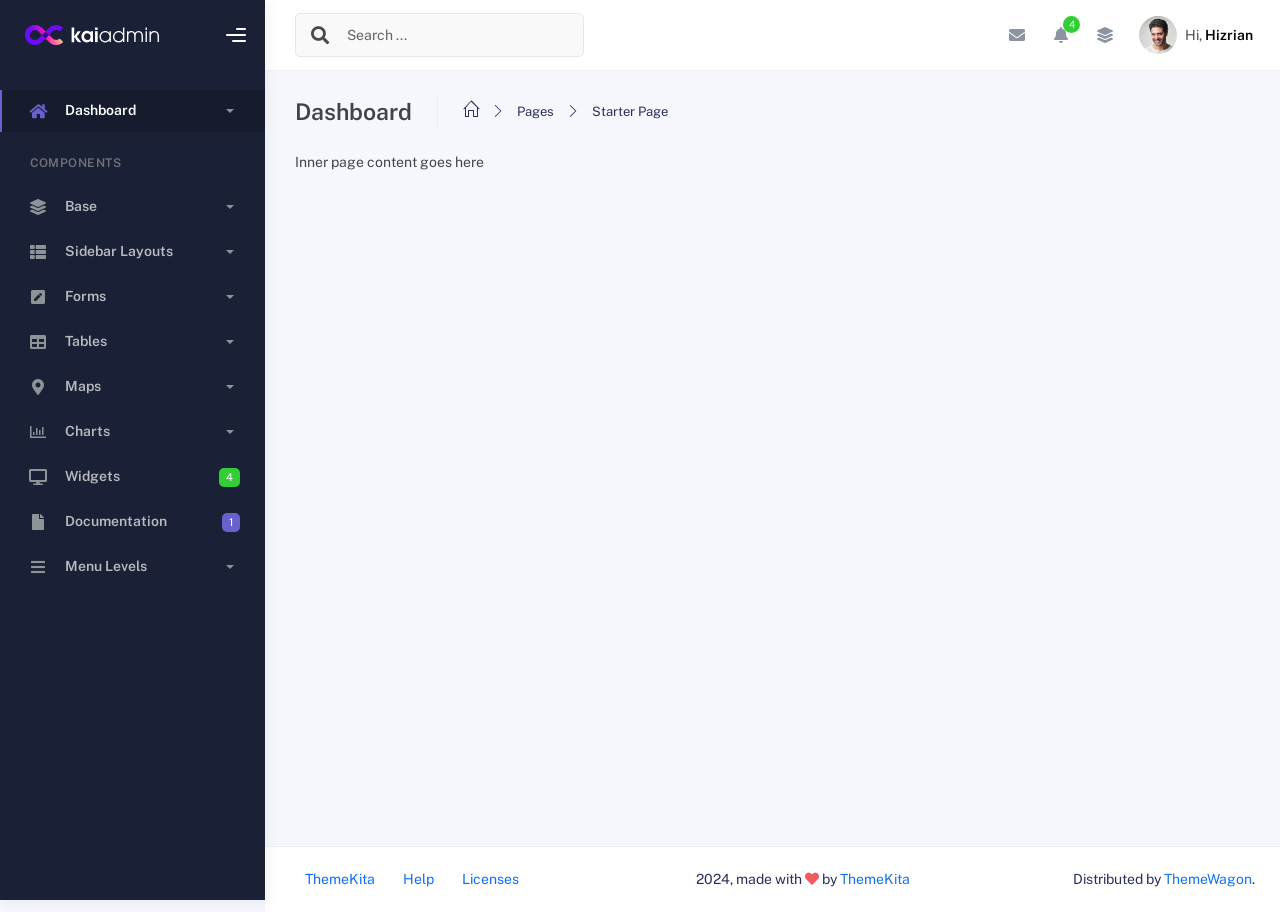
<file: admin_panel/starter-template.html>
<!DOCTYPE html>
<html lang="en">
  <head>
    <meta http-equiv="X-UA-Compatible" content="IE=edge" />
    <title>Kaiadmin - Bootstrap 5 Admin Dashboard</title>
    <meta
      content="width=device-width, initial-scale=1.0, shrink-to-fit=no"
      name="viewport"
    />
    <link
      rel="icon"
      href="assets/img/kaiadmin/favicon.ico"
      type="image/x-icon"
    />

    <!-- Fonts and icons -->
    <script src="assets/js/plugin/webfont/webfont.min.js"></script>
    <script>
      WebFont.load({
        google: { families: ["Public Sans:300,400,500,600,700"] },
        custom: {
          families: [
            "Font Awesome 5 Solid",
            "Font Awesome 5 Regular",
            "Font Awesome 5 Brands",
            "simple-line-icons",
          ],
          urls: ["assets/css/fonts.min.css"],
        },
        active: function () {
          sessionStorage.fonts = true;
        },
      });
    </script>

    <!-- CSS Files -->
    <link rel="stylesheet" href="assets/css/bootstrap.min.css" />
    <link rel="stylesheet" href="assets/css/plugins.min.css" />
    <link rel="stylesheet" href="assets/css/kaiadmin.min.css" />

    <!-- CSS Just for demo purpose, don't include it in your project -->
    <link rel="stylesheet" href="assets/css/demo.css" />
  </head>
  <body>
    <div class="wrapper">
      <!-- Sidebar -->
      <div class="sidebar" data-background-color="dark">
        <div class="sidebar-logo">
          <!-- Logo Header -->
          <div class="logo-header" data-background-color="dark">
            <a href="index.html" class="logo">
              <img
                src="assets/img/kaiadmin/logo_light.svg"
                alt="navbar brand"
                class="navbar-brand"
                height="20"
              />
            </a>
            <div class="nav-toggle">
              <button class="btn btn-toggle toggle-sidebar">
                <i class="gg-menu-right"></i>
              </button>
              <button class="btn btn-toggle sidenav-toggler">
                <i class="gg-menu-left"></i>
              </button>
            </div>
            <button class="topbar-toggler more">
              <i class="gg-more-vertical-alt"></i>
            </button>
          </div>
          <!-- End Logo Header -->
        </div>
        <div class="sidebar-wrapper scrollbar scrollbar-inner">
          <div class="sidebar-content">
            <ul class="nav nav-secondary">
              <li class="nav-item active">
                <a
                  data-bs-toggle="collapse"
                  href="#dashboard"
                  class="collapsed"
                  aria-expanded="false"
                >
                  <i class="fas fa-home"></i>
                  <p>Dashboard</p>
                  <span class="caret"></span>
                </a>
                <div class="collapse" id="dashboard">
                  <ul class="nav nav-collapse">
                    <li>
                      <a href="../demo1/index.html">
                        <span class="sub-item">Dashboard 1</span>
                      </a>
                    </li>
                  </ul>
                </div>
              </li>
              <li class="nav-section">
                <span class="sidebar-mini-icon">
                  <i class="fa fa-ellipsis-h"></i>
                </span>
                <h4 class="text-section">Components</h4>
              </li>
              <li class="nav-item">
                <a data-bs-toggle="collapse" href="#base">
                  <i class="fas fa-layer-group"></i>
                  <p>Base</p>
                  <span class="caret"></span>
                </a>
                <div class="collapse" id="base">
                  <ul class="nav nav-collapse">
                    <li>
                      <a href="components/avatars.html">
                        <span class="sub-item">Avatars</span>
                      </a>
                    </li>
                    <li>
                      <a href="components/buttons.html">
                        <span class="sub-item">Buttons</span>
                      </a>
                    </li>
                    <li>
                      <a href="components/gridsystem.html">
                        <span class="sub-item">Grid System</span>
                      </a>
                    </li>
                    <li>
                      <a href="components/panels.html">
                        <span class="sub-item">Panels</span>
                      </a>
                    </li>
                    <li>
                      <a href="components/notifications.html">
                        <span class="sub-item">Notifications</span>
                      </a>
                    </li>
                    <li>
                      <a href="components/sweetalert.html">
                        <span class="sub-item">Sweet Alert</span>
                      </a>
                    </li>
                    <li>
                      <a href="components/font-awesome-icons.html">
                        <span class="sub-item">Font Awesome Icons</span>
                      </a>
                    </li>
                    <li>
                      <a href="components/simple-line-icons.html">
                        <span class="sub-item">Simple Line Icons</span>
                      </a>
                    </li>
                    <li>
                      <a href="components/typography.html">
                        <span class="sub-item">Typography</span>
                      </a>
                    </li>
                  </ul>
                </div>
              </li>
              <li class="nav-item">
                <a data-bs-toggle="collapse" href="#sidebarLayouts">
                  <i class="fas fa-th-list"></i>
                  <p>Sidebar Layouts</p>
                  <span class="caret"></span>
                </a>
                <div class="collapse" id="sidebarLayouts">
                  <ul class="nav nav-collapse">
                    <li>
                      <a href="sidebar-style-2.html">
                        <span class="sub-item">Sidebar Style 2</span>
                      </a>
                    </li>
                    <li>
                      <a href="icon-menu.html">
                        <span class="sub-item">Icon Menu</span>
                      </a>
                    </li>
                  </ul>
                </div>
              </li>
              <li class="nav-item">
                <a data-bs-toggle="collapse" href="#forms">
                  <i class="fas fa-pen-square"></i>
                  <p>Forms</p>
                  <span class="caret"></span>
                </a>
                <div class="collapse" id="forms">
                  <ul class="nav nav-collapse">
                    <li>
                      <a href="forms/forms.html">
                        <span class="sub-item">Basic Form</span>
                      </a>
                    </li>
                  </ul>
                </div>
              </li>
              <li class="nav-item">
                <a data-bs-toggle="collapse" href="#tables">
                  <i class="fas fa-table"></i>
                  <p>Tables</p>
                  <span class="caret"></span>
                </a>
                <div class="collapse" id="tables">
                  <ul class="nav nav-collapse">
                    <li>
                      <a href="tables/tables.html">
                        <span class="sub-item">Basic Table</span>
                      </a>
                    </li>
                    <li>
                      <a href="tables/datatables.html">
                        <span class="sub-item">Datatables</span>
                      </a>
                    </li>
                  </ul>
                </div>
              </li>
              <li class="nav-item">
                <a data-bs-toggle="collapse" href="#maps">
                  <i class="fas fa-map-marker-alt"></i>
                  <p>Maps</p>
                  <span class="caret"></span>
                </a>
                <div class="collapse" id="maps">
                  <ul class="nav nav-collapse">
                    <li>
                      <a href="maps/googlemaps.html">
                        <span class="sub-item">Google Maps</span>
                      </a>
                    </li>
                    <li>
                      <a href="maps/jsvectormap.html">
                        <span class="sub-item">Jsvectormap</span>
                      </a>
                    </li>
                  </ul>
                </div>
              </li>
              <li class="nav-item">
                <a data-bs-toggle="collapse" href="#charts">
                  <i class="far fa-chart-bar"></i>
                  <p>Charts</p>
                  <span class="caret"></span>
                </a>
                <div class="collapse" id="charts">
                  <ul class="nav nav-collapse">
                    <li>
                      <a href="charts/charts.html">
                        <span class="sub-item">Chart Js</span>
                      </a>
                    </li>
                    <li>
                      <a href="charts/sparkline.html">
                        <span class="sub-item">Sparkline</span>
                      </a>
                    </li>
                  </ul>
                </div>
              </li>
              <li class="nav-item">
                <a href="widgets.html">
                  <i class="fas fa-desktop"></i>
                  <p>Widgets</p>
                  <span class="badge badge-success">4</span>
                </a>
              </li>
              <li class="nav-item">
                <a href="../../documentation/index.html">
                  <i class="fas fa-file"></i>
                  <p>Documentation</p>
                  <span class="badge badge-secondary">1</span>
                </a>
              </li>
              <li class="nav-item">
                <a data-bs-toggle="collapse" href="#submenu">
                  <i class="fas fa-bars"></i>
                  <p>Menu Levels</p>
                  <span class="caret"></span>
                </a>
                <div class="collapse" id="submenu">
                  <ul class="nav nav-collapse">
                    <li>
                      <a data-bs-toggle="collapse" href="#subnav1">
                        <span class="sub-item">Level 1</span>
                        <span class="caret"></span>
                      </a>
                      <div class="collapse" id="subnav1">
                        <ul class="nav nav-collapse subnav">
                          <li>
                            <a href="#">
                              <span class="sub-item">Level 2</span>
                            </a>
                          </li>
                          <li>
                            <a href="#">
                              <span class="sub-item">Level 2</span>
                            </a>
                          </li>
                        </ul>
                      </div>
                    </li>
                    <li>
                      <a data-bs-toggle="collapse" href="#subnav2">
                        <span class="sub-item">Level 1</span>
                        <span class="caret"></span>
                      </a>
                      <div class="collapse" id="subnav2">
                        <ul class="nav nav-collapse subnav">
                          <li>
                            <a href="#">
                              <span class="sub-item">Level 2</span>
                            </a>
                          </li>
                        </ul>
                      </div>
                    </li>
                    <li>
                      <a href="#">
                        <span class="sub-item">Level 1</span>
                      </a>
                    </li>
                  </ul>
                </div>
              </li>
            </ul>
          </div>
        </div>
      </div>
      <!-- End Sidebar -->

      <div class="main-panel">
        <div class="main-header">
          <div class="main-header-logo">
            <!-- Logo Header -->
            <div class="logo-header" data-background-color="dark">
              <a href="index.html" class="logo">
                <img
                  src="assets/img/kaiadmin/logo_light.svg"
                  alt="navbar brand"
                  class="navbar-brand"
                  height="20"
                />
              </a>
              <div class="nav-toggle">
                <button class="btn btn-toggle toggle-sidebar">
                  <i class="gg-menu-right"></i>
                </button>
                <button class="btn btn-toggle sidenav-toggler">
                  <i class="gg-menu-left"></i>
                </button>
              </div>
              <button class="topbar-toggler more">
                <i class="gg-more-vertical-alt"></i>
              </button>
            </div>
            <!-- End Logo Header -->
          </div>
          <!-- Navbar Header -->
          <nav
            class="navbar navbar-header navbar-header-transparent navbar-expand-lg border-bottom"
          >
            <div class="container-fluid">
              <nav
                class="navbar navbar-header-left navbar-expand-lg navbar-form nav-search p-0 d-none d-lg-flex"
              >
                <div class="input-group">
                  <div class="input-group-prepend">
                    <button type="submit" class="btn btn-search pe-1">
                      <i class="fa fa-search search-icon"></i>
                    </button>
                  </div>
                  <input
                    type="text"
                    placeholder="Search ..."
                    class="form-control"
                  />
                </div>
              </nav>

              <ul class="navbar-nav topbar-nav ms-md-auto align-items-center">
                <li
                  class="nav-item topbar-icon dropdown hidden-caret d-flex d-lg-none"
                >
                  <a
                    class="nav-link dropdown-toggle"
                    data-bs-toggle="dropdown"
                    href="#"
                    role="button"
                    aria-expanded="false"
                    aria-haspopup="true"
                  >
                    <i class="fa fa-search"></i>
                  </a>
                  <ul class="dropdown-menu dropdown-search animated fadeIn">
                    <form class="navbar-left navbar-form nav-search">
                      <div class="input-group">
                        <input
                          type="text"
                          placeholder="Search ..."
                          class="form-control"
                        />
                      </div>
                    </form>
                  </ul>
                </li>
                <li class="nav-item topbar-icon dropdown hidden-caret">
                  <a
                    class="nav-link dropdown-toggle"
                    href="#"
                    id="messageDropdown"
                    role="button"
                    data-bs-toggle="dropdown"
                    aria-haspopup="true"
                    aria-expanded="false"
                  >
                    <i class="fa fa-envelope"></i>
                  </a>
                  <ul
                    class="dropdown-menu messages-notif-box animated fadeIn"
                    aria-labelledby="messageDropdown"
                  >
                    <li>
                      <div
                        class="dropdown-title d-flex justify-content-between align-items-center"
                      >
                        Messages
                        <a href="#" class="small">Mark all as read</a>
                      </div>
                    </li>
                    <li>
                      <div class="message-notif-scroll scrollbar-outer">
                        <div class="notif-center">
                          <a href="#">
                            <div class="notif-img">
                              <img
                                src="assets/img/jm_denis.jpg"
                                alt="Img Profile"
                              />
                            </div>
                            <div class="notif-content">
                              <span class="subject">Jimmy Denis</span>
                              <span class="block"> How are you ? </span>
                              <span class="time">5 minutes ago</span>
                            </div>
                          </a>
                          <a href="#">
                            <div class="notif-img">
                              <img
                                src="assets/img/chadengle.jpg"
                                alt="Img Profile"
                              />
                            </div>
                            <div class="notif-content">
                              <span class="subject">Chad</span>
                              <span class="block"> Ok, Thanks ! </span>
                              <span class="time">12 minutes ago</span>
                            </div>
                          </a>
                          <a href="#">
                            <div class="notif-img">
                              <img
                                src="assets/img/mlane.jpg"
                                alt="Img Profile"
                              />
                            </div>
                            <div class="notif-content">
                              <span class="subject">Jhon Doe</span>
                              <span class="block">
                                Ready for the meeting today...
                              </span>
                              <span class="time">12 minutes ago</span>
                            </div>
                          </a>
                          <a href="#">
                            <div class="notif-img">
                              <img
                                src="assets/img/talha.jpg"
                                alt="Img Profile"
                              />
                            </div>
                            <div class="notif-content">
                              <span class="subject">Talha</span>
                              <span class="block"> Hi, Apa Kabar ? </span>
                              <span class="time">17 minutes ago</span>
                            </div>
                          </a>
                        </div>
                      </div>
                    </li>
                    <li>
                      <a class="see-all" href="javascript:void(0);"
                        >See all messages<i class="fa fa-angle-right"></i>
                      </a>
                    </li>
                  </ul>
                </li>
                <li class="nav-item topbar-icon dropdown hidden-caret">
                  <a
                    class="nav-link dropdown-toggle"
                    href="#"
                    id="notifDropdown"
                    role="button"
                    data-bs-toggle="dropdown"
                    aria-haspopup="true"
                    aria-expanded="false"
                  >
                    <i class="fa fa-bell"></i>
                    <span class="notification">4</span>
                  </a>
                  <ul
                    class="dropdown-menu notif-box animated fadeIn"
                    aria-labelledby="notifDropdown"
                  >
                    <li>
                      <div class="dropdown-title">
                        You have 4 new notification
                      </div>
                    </li>
                    <li>
                      <div class="notif-scroll scrollbar-outer">
                        <div class="notif-center">
                          <a href="#">
                            <div class="notif-icon notif-primary">
                              <i class="fa fa-user-plus"></i>
                            </div>
                            <div class="notif-content">
                              <span class="block"> New user registered </span>
                              <span class="time">5 minutes ago</span>
                            </div>
                          </a>
                          <a href="#">
                            <div class="notif-icon notif-success">
                              <i class="fa fa-comment"></i>
                            </div>
                            <div class="notif-content">
                              <span class="block">
                                Rahmad commented on Admin
                              </span>
                              <span class="time">12 minutes ago</span>
                            </div>
                          </a>
                          <a href="#">
                            <div class="notif-img">
                              <img
                                src="assets/img/profile2.jpg"
                                alt="Img Profile"
                              />
                            </div>
                            <div class="notif-content">
                              <span class="block">
                                Reza send messages to you
                              </span>
                              <span class="time">12 minutes ago</span>
                            </div>
                          </a>
                          <a href="#">
                            <div class="notif-icon notif-danger">
                              <i class="fa fa-heart"></i>
                            </div>
                            <div class="notif-content">
                              <span class="block"> Farrah liked Admin </span>
                              <span class="time">17 minutes ago</span>
                            </div>
                          </a>
                        </div>
                      </div>
                    </li>
                    <li>
                      <a class="see-all" href="javascript:void(0);"
                        >See all notifications<i class="fa fa-angle-right"></i>
                      </a>
                    </li>
                  </ul>
                </li>
                <li class="nav-item topbar-icon dropdown hidden-caret">
                  <a
                    class="nav-link"
                    data-bs-toggle="dropdown"
                    href="#"
                    aria-expanded="false"
                  >
                    <i class="fas fa-layer-group"></i>
                  </a>
                  <div class="dropdown-menu quick-actions animated fadeIn">
                    <div class="quick-actions-header">
                      <span class="title mb-1">Quick Actions</span>
                      <span class="subtitle op-7">Shortcuts</span>
                    </div>
                    <div class="quick-actions-scroll scrollbar-outer">
                      <div class="quick-actions-items">
                        <div class="row m-0">
                          <a class="col-6 col-md-4 p-0" href="#">
                            <div class="quick-actions-item">
                              <div class="avatar-item bg-danger rounded-circle">
                                <i class="far fa-calendar-alt"></i>
                              </div>
                              <span class="text">Calendar</span>
                            </div>
                          </a>
                          <a class="col-6 col-md-4 p-0" href="#">
                            <div class="quick-actions-item">
                              <div
                                class="avatar-item bg-warning rounded-circle"
                              >
                                <i class="fas fa-map"></i>
                              </div>
                              <span class="text">Maps</span>
                            </div>
                          </a>
                          <a class="col-6 col-md-4 p-0" href="#">
                            <div class="quick-actions-item">
                              <div class="avatar-item bg-info rounded-circle">
                                <i class="fas fa-file-excel"></i>
                              </div>
                              <span class="text">Reports</span>
                            </div>
                          </a>
                          <a class="col-6 col-md-4 p-0" href="#">
                            <div class="quick-actions-item">
                              <div
                                class="avatar-item bg-success rounded-circle"
                              >
                                <i class="fas fa-envelope"></i>
                              </div>
                              <span class="text">Emails</span>
                            </div>
                          </a>
                          <a class="col-6 col-md-4 p-0" href="#">
                            <div class="quick-actions-item">
                              <div
                                class="avatar-item bg-primary rounded-circle"
                              >
                                <i class="fas fa-file-invoice-dollar"></i>
                              </div>
                              <span class="text">Invoice</span>
                            </div>
                          </a>
                          <a class="col-6 col-md-4 p-0" href="#">
                            <div class="quick-actions-item">
                              <div
                                class="avatar-item bg-secondary rounded-circle"
                              >
                                <i class="fas fa-credit-card"></i>
                              </div>
                              <span class="text">Payments</span>
                            </div>
                          </a>
                        </div>
                      </div>
                    </div>
                  </div>
                </li>

                <li class="nav-item topbar-user dropdown hidden-caret">
                  <a
                    class="dropdown-toggle profile-pic"
                    data-bs-toggle="dropdown"
                    href="#"
                    aria-expanded="false"
                  >
                    <div class="avatar-sm">
                      <img
                        src="assets/img/profile.jpg"
                        alt="..."
                        class="avatar-img rounded-circle"
                      />
                    </div>
                    <span class="profile-username">
                      <span class="op-7">Hi,</span>
                      <span class="fw-bold">Hizrian</span>
                    </span>
                  </a>
                  <ul class="dropdown-menu dropdown-user animated fadeIn">
                    <div class="dropdown-user-scroll scrollbar-outer">
                      <li>
                        <div class="user-box">
                          <div class="avatar-lg">
                            <img
                              src="assets/img/profile.jpg"
                              alt="image profile"
                              class="avatar-img rounded"
                            />
                          </div>
                          <div class="u-text">
                            <h4>Hizrian</h4>
                            <p class="text-muted">hello@example.com</p>
                            <a
                              href="profile.html"
                              class="btn btn-xs btn-secondary btn-sm"
                              >View Profile</a
                            >
                          </div>
                        </div>
                      </li>
                      <li>
                        <div class="dropdown-divider"></div>
                        <a class="dropdown-item" href="#">My Profile</a>
                        <a class="dropdown-item" href="#">My Balance</a>
                        <a class="dropdown-item" href="#">Inbox</a>
                        <div class="dropdown-divider"></div>
                        <a class="dropdown-item" href="#">Account Setting</a>
                        <div class="dropdown-divider"></div>
                        <a class="dropdown-item" href="#">Logout</a>
                      </li>
                    </div>
                  </ul>
                </li>
              </ul>
            </div>
          </nav>
          <!-- End Navbar -->
        </div>

        <div class="container">
          <div class="page-inner">
            <div class="page-header">
              <h4 class="page-title">Dashboard</h4>
              <ul class="breadcrumbs">
                <li class="nav-home">
                  <a href="#">
                    <i class="icon-home"></i>
                  </a>
                </li>
                <li class="separator">
                  <i class="icon-arrow-right"></i>
                </li>
                <li class="nav-item">
                  <a href="#">Pages</a>
                </li>
                <li class="separator">
                  <i class="icon-arrow-right"></i>
                </li>
                <li class="nav-item">
                  <a href="#">Starter Page</a>
                </li>
              </ul>
            </div>
            <div class="page-category">Inner page content goes here</div>
          </div>
        </div>

        <footer class="footer">
          <div class="container-fluid d-flex justify-content-between">
            <nav class="pull-left">
              <ul class="nav">
                <li class="nav-item">
                  <a class="nav-link" href="http://www.themekita.com">
                    ThemeKita
                  </a>
                </li>
                <li class="nav-item">
                  <a class="nav-link" href="#"> Help </a>
                </li>
                <li class="nav-item">
                  <a class="nav-link" href="#"> Licenses </a>
                </li>
              </ul>
            </nav>
            <div class="copyright">
              2024, made with <i class="fa fa-heart heart text-danger"></i> by
              <a href="http://www.themekita.com">ThemeKita</a>
            </div>
            <div>
              Distributed by
              <a target="_blank" href="https://themewagon.com/">ThemeWagon</a>.
            </div>
          </div>
        </footer>
      </div>
    </div>
    <!--   Core JS Files   -->
    <script src="assets/js/core/jquery-3.7.1.min.js"></script>
    <script src="assets/js/core/popper.min.js"></script>
    <script src="assets/js/core/bootstrap.min.js"></script>

    <!-- jQuery Scrollbar -->
    <script src="assets/js/plugin/jquery-scrollbar/jquery.scrollbar.min.js"></script>

    <!-- Chart JS -->
    <script src="assets/js/plugin/chart.js/chart.min.js"></script>

    <!-- jQuery Sparkline -->
    <script src="assets/js/plugin/jquery.sparkline/jquery.sparkline.min.js"></script>

    <!-- Chart Circle -->
    <script src="assets/js/plugin/chart-circle/circles.min.js"></script>

    <!-- Datatables -->
    <script src="assets/js/plugin/datatables/datatables.min.js"></script>

    <!-- Bootstrap Notify -->
    <script src="assets/js/plugin/bootstrap-notify/bootstrap-notify.min.js"></script>

    <!-- jQuery Vector Maps -->
    <script src="assets/js/plugin/jsvectormap/jsvectormap.min.js"></script>
    <script src="assets/js/plugin/jsvectormap/world.js"></script>

    <!-- Google Maps Plugin -->
    <script src="assets/js/plugin/gmaps/gmaps.js"></script>

    <!-- Sweet Alert -->
    <script src="assets/js/plugin/sweetalert/sweetalert.min.js"></script>

    <!-- Kaiadmin JS -->
    <script src="assets/js/kaiadmin.min.js"></script>
  </body>
</html>
</file>
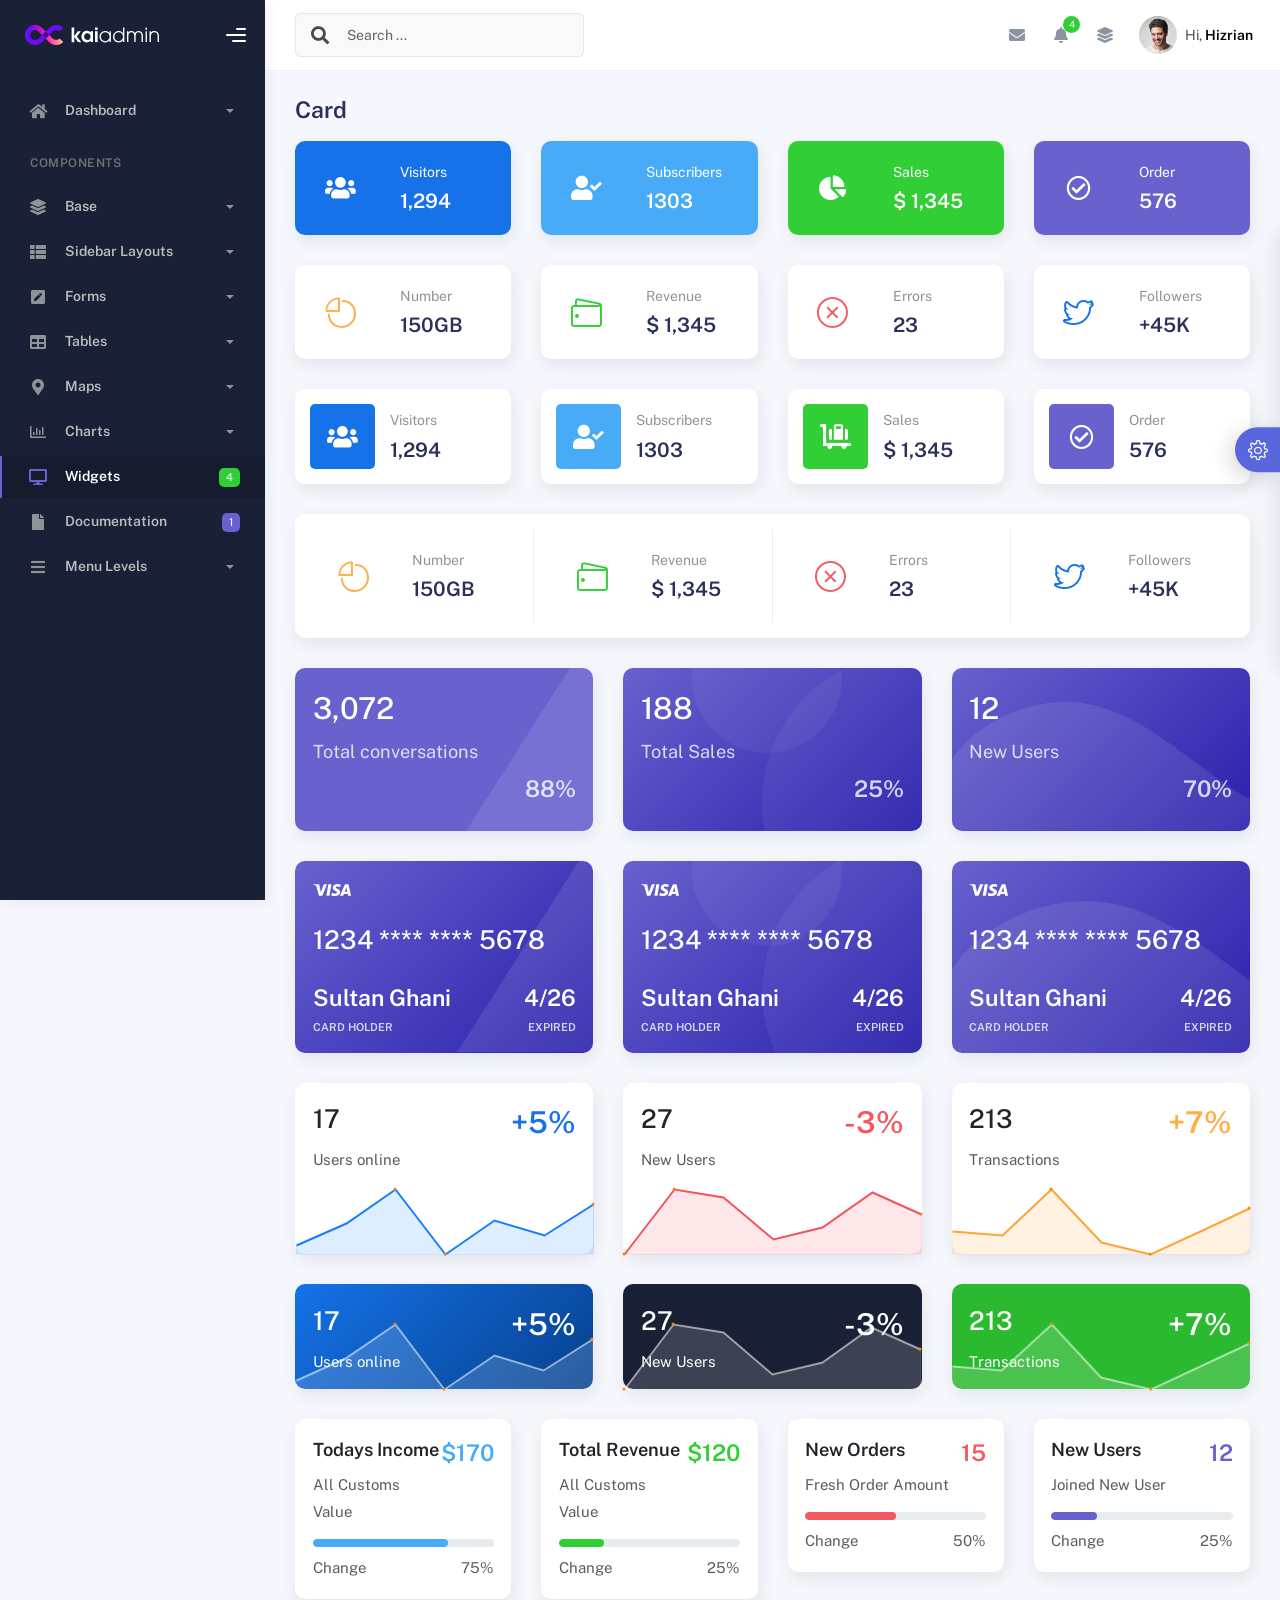
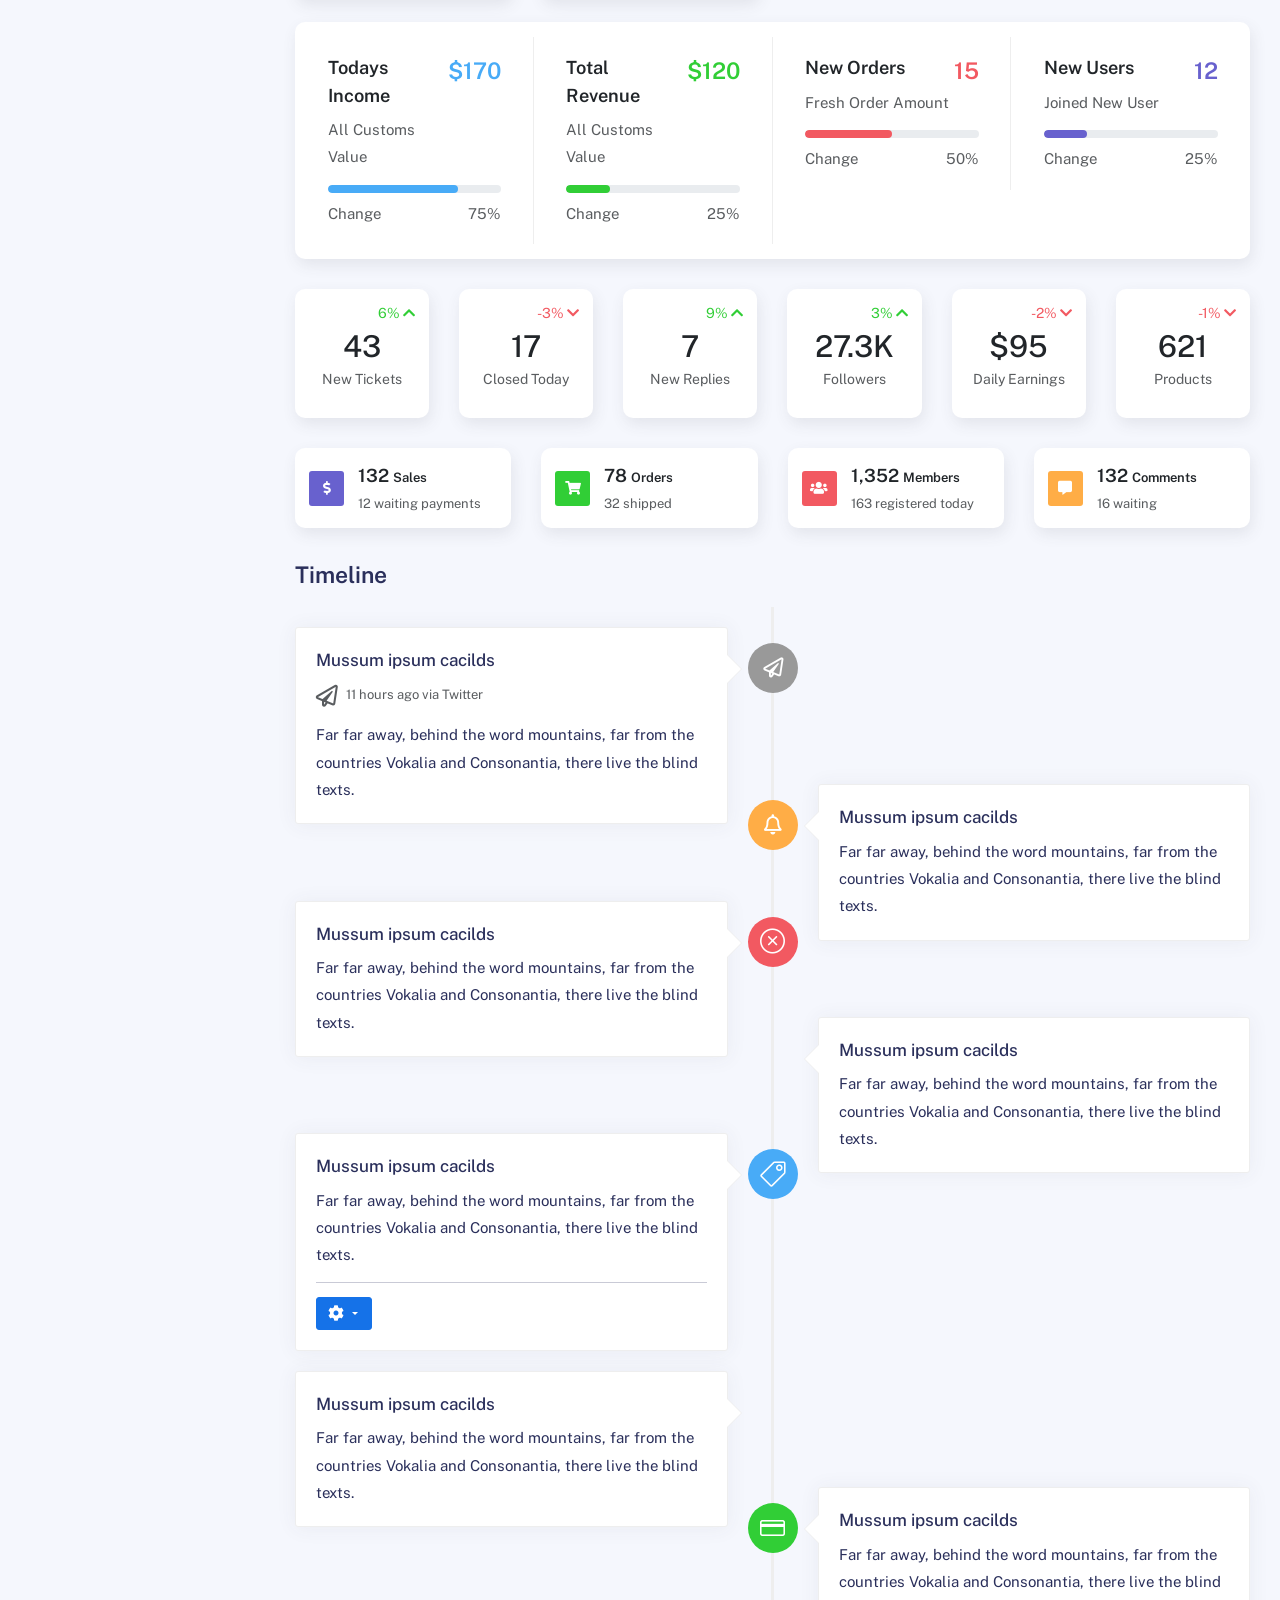
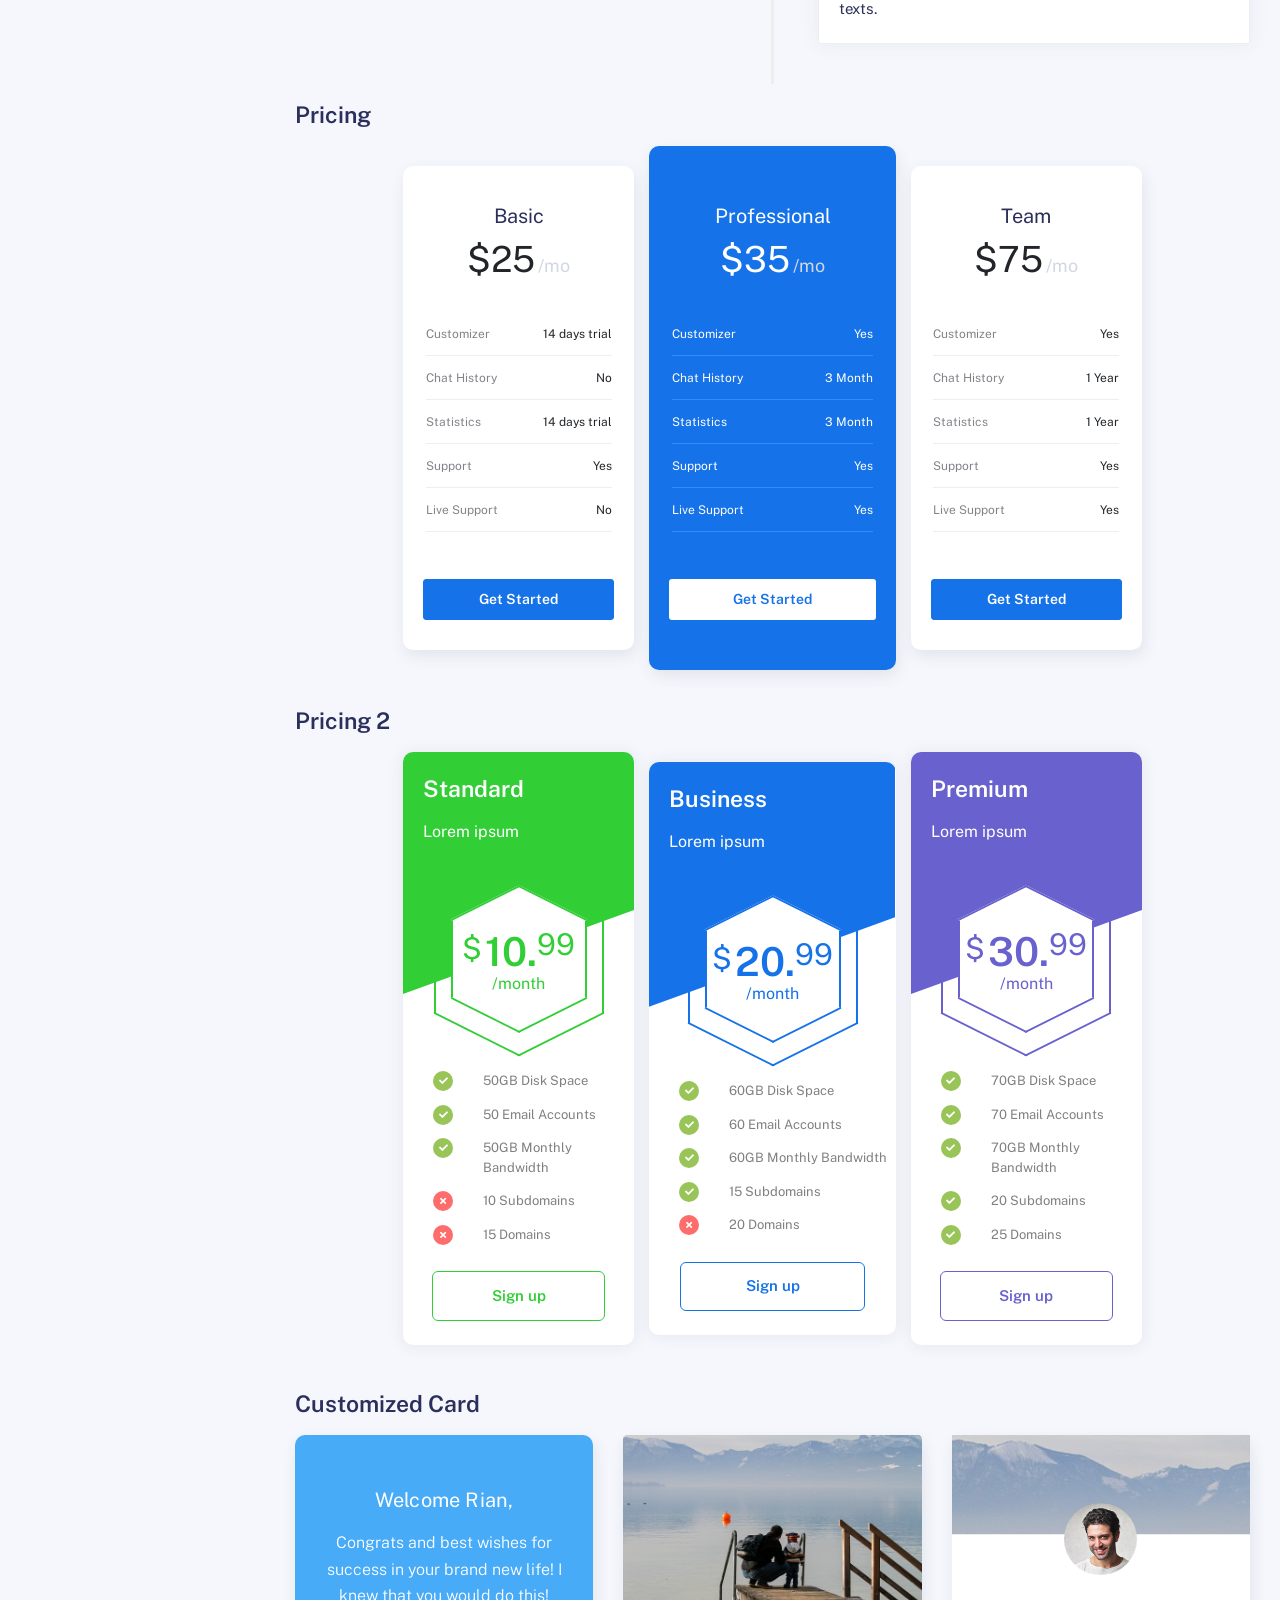
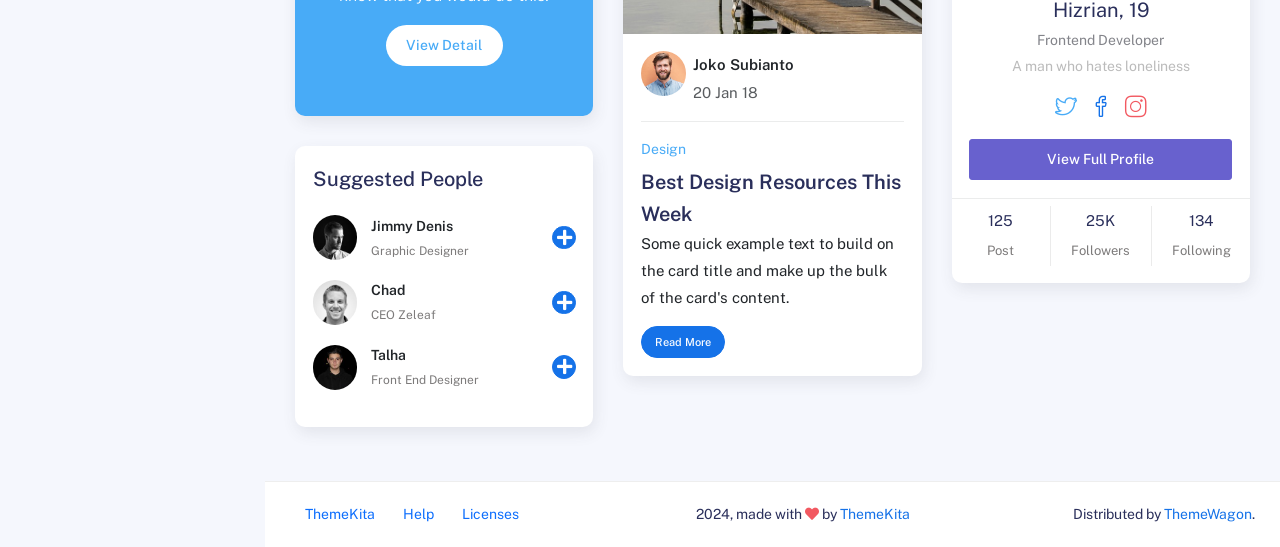
<file: admin_panel/widgets.html>
<!DOCTYPE html>
<html lang="en">
  <head>
    <meta http-equiv="X-UA-Compatible" content="IE=edge" />
    <title>Widgets - Kaiadmin Bootstrap 5 Admin Dashboard</title>
    <meta
      content="width=device-width, initial-scale=1.0, shrink-to-fit=no"
      name="viewport"
    />
    <link
      rel="icon"
      href="assets/img/kaiadmin/favicon.ico"
      type="image/x-icon"
    />

    <!-- Fonts and icons -->
    <script src="assets/js/plugin/webfont/webfont.min.js"></script>
    <script>
      WebFont.load({
        google: { families: ["Public Sans:300,400,500,600,700"] },
        custom: {
          families: [
            "Font Awesome 5 Solid",
            "Font Awesome 5 Regular",
            "Font Awesome 5 Brands",
            "simple-line-icons",
          ],
          urls: ["assets/css/fonts.min.css"],
        },
        active: function () {
          sessionStorage.fonts = true;
        },
      });
    </script>

    <!-- CSS Files -->
    <link rel="stylesheet" href="assets/css/bootstrap.min.css" />
    <link rel="stylesheet" href="assets/css/plugins.min.css" />
    <link rel="stylesheet" href="assets/css/kaiadmin.min.css" />

    <!-- CSS Just for demo purpose, don't include it in your project -->
    <link rel="stylesheet" href="assets/css/demo.css" />
  </head>
  <body>
    <div class="wrapper">
      <!-- Sidebar -->
      <div class="sidebar" data-background-color="dark">
        <div class="sidebar-logo">
          <!-- Logo Header -->
          <div class="logo-header" data-background-color="dark">
            <a href="index.html" class="logo">
              <img
                src="assets/img/kaiadmin/logo_light.svg"
                alt="navbar brand"
                class="navbar-brand"
                height="20"
              />
            </a>
            <div class="nav-toggle">
              <button class="btn btn-toggle toggle-sidebar">
                <i class="gg-menu-right"></i>
              </button>
              <button class="btn btn-toggle sidenav-toggler">
                <i class="gg-menu-left"></i>
              </button>
            </div>
            <button class="topbar-toggler more">
              <i class="gg-more-vertical-alt"></i>
            </button>
          </div>
          <!-- End Logo Header -->
        </div>
        <div class="sidebar-wrapper scrollbar scrollbar-inner">
          <div class="sidebar-content">
            <ul class="nav nav-secondary">
              <li class="nav-item">
                <a
                  data-bs-toggle="collapse"
                  href="#dashboard"
                  class="collapsed"
                  aria-expanded="false"
                >
                  <i class="fas fa-home"></i>
                  <p>Dashboard</p>
                  <span class="caret"></span>
                </a>
                <div class="collapse" id="dashboard">
                  <ul class="nav nav-collapse">
                    <li>
                      <a href="../demo1/index.html">
                        <span class="sub-item">Dashboard 1</span>
                      </a>
                    </li>
                  </ul>
                </div>
              </li>
              <li class="nav-section">
                <span class="sidebar-mini-icon">
                  <i class="fa fa-ellipsis-h"></i>
                </span>
                <h4 class="text-section">Components</h4>
              </li>
              <li class="nav-item">
                <a data-bs-toggle="collapse" href="#base">
                  <i class="fas fa-layer-group"></i>
                  <p>Base</p>
                  <span class="caret"></span>
                </a>
                <div class="collapse" id="base">
                  <ul class="nav nav-collapse">
                    <li>
                      <a href="components/avatars.html">
                        <span class="sub-item">Avatars</span>
                      </a>
                    </li>
                    <li>
                      <a href="components/buttons.html">
                        <span class="sub-item">Buttons</span>
                      </a>
                    </li>
                    <li>
                      <a href="components/gridsystem.html">
                        <span class="sub-item">Grid System</span>
                      </a>
                    </li>
                    <li>
                      <a href="components/panels.html">
                        <span class="sub-item">Panels</span>
                      </a>
                    </li>
                    <li>
                      <a href="components/notifications.html">
                        <span class="sub-item">Notifications</span>
                      </a>
                    </li>
                    <li>
                      <a href="components/sweetalert.html">
                        <span class="sub-item">Sweet Alert</span>
                      </a>
                    </li>
                    <li>
                      <a href="components/font-awesome-icons.html">
                        <span class="sub-item">Font Awesome Icons</span>
                      </a>
                    </li>
                    <li>
                      <a href="components/simple-line-icons.html">
                        <span class="sub-item">Simple Line Icons</span>
                      </a>
                    </li>
                    <li>
                      <a href="components/typography.html">
                        <span class="sub-item">Typography</span>
                      </a>
                    </li>
                  </ul>
                </div>
              </li>
              <li class="nav-item">
                <a data-bs-toggle="collapse" href="#sidebarLayouts">
                  <i class="fas fa-th-list"></i>
                  <p>Sidebar Layouts</p>
                  <span class="caret"></span>
                </a>
                <div class="collapse" id="sidebarLayouts">
                  <ul class="nav nav-collapse">
                    <li>
                      <a href="sidebar-style-2.html">
                        <span class="sub-item">Sidebar Style 2</span>
                      </a>
                    </li>
                    <li>
                      <a href="icon-menu.html">
                        <span class="sub-item">Icon Menu</span>
                      </a>
                    </li>
                  </ul>
                </div>
              </li>
              <li class="nav-item">
                <a data-bs-toggle="collapse" href="#forms">
                  <i class="fas fa-pen-square"></i>
                  <p>Forms</p>
                  <span class="caret"></span>
                </a>
                <div class="collapse" id="forms">
                  <ul class="nav nav-collapse">
                    <li>
                      <a href="forms/forms.html">
                        <span class="sub-item">Basic Form</span>
                      </a>
                    </li>
                  </ul>
                </div>
              </li>
              <li class="nav-item">
                <a data-bs-toggle="collapse" href="#tables">
                  <i class="fas fa-table"></i>
                  <p>Tables</p>
                  <span class="caret"></span>
                </a>
                <div class="collapse" id="tables">
                  <ul class="nav nav-collapse">
                    <li>
                      <a href="tables/tables.html">
                        <span class="sub-item">Basic Table</span>
                      </a>
                    </li>
                    <li>
                      <a href="tables/datatables.html">
                        <span class="sub-item">Datatables</span>
                      </a>
                    </li>
                  </ul>
                </div>
              </li>
              <li class="nav-item">
                <a data-bs-toggle="collapse" href="#maps">
                  <i class="fas fa-map-marker-alt"></i>
                  <p>Maps</p>
                  <span class="caret"></span>
                </a>
                <div class="collapse" id="maps">
                  <ul class="nav nav-collapse">
                    <li>
                      <a href="maps/googlemaps.html">
                        <span class="sub-item">Google Maps</span>
                      </a>
                    </li>
                    <li>
                      <a href="maps/jsvectormap.html">
                        <span class="sub-item">Jsvectormap</span>
                      </a>
                    </li>
                  </ul>
                </div>
              </li>
              <li class="nav-item">
                <a data-bs-toggle="collapse" href="#charts">
                  <i class="far fa-chart-bar"></i>
                  <p>Charts</p>
                  <span class="caret"></span>
                </a>
                <div class="collapse" id="charts">
                  <ul class="nav nav-collapse">
                    <li>
                      <a href="charts/charts.html">
                        <span class="sub-item">Chart Js</span>
                      </a>
                    </li>
                    <li>
                      <a href="charts/sparkline.html">
                        <span class="sub-item">Sparkline</span>
                      </a>
                    </li>
                  </ul>
                </div>
              </li>
              <li class="nav-item active">
                <a href="widgets.html">
                  <i class="fas fa-desktop"></i>
                  <p>Widgets</p>
                  <span class="badge badge-success">4</span>
                </a>
              </li>
              <li class="nav-item">
                <a href="../../documentation/index.html">
                  <i class="fas fa-file"></i>
                  <p>Documentation</p>
                  <span class="badge badge-secondary">1</span>
                </a>
              </li>
              <li class="nav-item">
                <a data-bs-toggle="collapse" href="#submenu">
                  <i class="fas fa-bars"></i>
                  <p>Menu Levels</p>
                  <span class="caret"></span>
                </a>
                <div class="collapse" id="submenu">
                  <ul class="nav nav-collapse">
                    <li>
                      <a data-bs-toggle="collapse" href="#subnav1">
                        <span class="sub-item">Level 1</span>
                        <span class="caret"></span>
                      </a>
                      <div class="collapse" id="subnav1">
                        <ul class="nav nav-collapse subnav">
                          <li>
                            <a href="#">
                              <span class="sub-item">Level 2</span>
                            </a>
                          </li>
                          <li>
                            <a href="#">
                              <span class="sub-item">Level 2</span>
                            </a>
                          </li>
                        </ul>
                      </div>
                    </li>
                    <li>
                      <a data-bs-toggle="collapse" href="#subnav2">
                        <span class="sub-item">Level 1</span>
                        <span class="caret"></span>
                      </a>
                      <div class="collapse" id="subnav2">
                        <ul class="nav nav-collapse subnav">
                          <li>
                            <a href="#">
                              <span class="sub-item">Level 2</span>
                            </a>
                          </li>
                        </ul>
                      </div>
                    </li>
                    <li>
                      <a href="#">
                        <span class="sub-item">Level 1</span>
                      </a>
                    </li>
                  </ul>
                </div>
              </li>
            </ul>
          </div>
        </div>
      </div>
      <!-- End Sidebar -->

      <div class="main-panel">
        <div class="main-header">
          <div class="main-header-logo">
            <!-- Logo Header -->
            <div class="logo-header" data-background-color="dark">
              <a href="index.html" class="logo">
                <img
                  src="assets/img/kaiadmin/logo_light.svg"
                  alt="navbar brand"
                  class="navbar-brand"
                  height="20"
                />
              </a>
              <div class="nav-toggle">
                <button class="btn btn-toggle toggle-sidebar">
                  <i class="gg-menu-right"></i>
                </button>
                <button class="btn btn-toggle sidenav-toggler">
                  <i class="gg-menu-left"></i>
                </button>
              </div>
              <button class="topbar-toggler more">
                <i class="gg-more-vertical-alt"></i>
              </button>
            </div>
            <!-- End Logo Header -->
          </div>
          <!-- Navbar Header -->
          <nav
            class="navbar navbar-header navbar-header-transparent navbar-expand-lg border-bottom"
          >
            <div class="container-fluid">
              <nav
                class="navbar navbar-header-left navbar-expand-lg navbar-form nav-search p-0 d-none d-lg-flex"
              >
                <div class="input-group">
                  <div class="input-group-prepend">
                    <button type="submit" class="btn btn-search pe-1">
                      <i class="fa fa-search search-icon"></i>
                    </button>
                  </div>
                  <input
                    type="text"
                    placeholder="Search ..."
                    class="form-control"
                  />
                </div>
              </nav>

              <ul class="navbar-nav topbar-nav ms-md-auto align-items-center">
                <li
                  class="nav-item topbar-icon dropdown hidden-caret d-flex d-lg-none"
                >
                  <a
                    class="nav-link dropdown-toggle"
                    data-bs-toggle="dropdown"
                    href="#"
                    role="button"
                    aria-expanded="false"
                    aria-haspopup="true"
                  >
                    <i class="fa fa-search"></i>
                  </a>
                  <ul class="dropdown-menu dropdown-search animated fadeIn">
                    <form class="navbar-left navbar-form nav-search">
                      <div class="input-group">
                        <input
                          type="text"
                          placeholder="Search ..."
                          class="form-control"
                        />
                      </div>
                    </form>
                  </ul>
                </li>
                <li class="nav-item topbar-icon dropdown hidden-caret">
                  <a
                    class="nav-link dropdown-toggle"
                    href="#"
                    id="messageDropdown"
                    role="button"
                    data-bs-toggle="dropdown"
                    aria-haspopup="true"
                    aria-expanded="false"
                  >
                    <i class="fa fa-envelope"></i>
                  </a>
                  <ul
                    class="dropdown-menu messages-notif-box animated fadeIn"
                    aria-labelledby="messageDropdown"
                  >
                    <li>
                      <div
                        class="dropdown-title d-flex justify-content-between align-items-center"
                      >
                        Messages
                        <a href="#" class="small">Mark all as read</a>
                      </div>
                    </li>
                    <li>
                      <div class="message-notif-scroll scrollbar-outer">
                        <div class="notif-center">
                          <a href="#">
                            <div class="notif-img">
                              <img
                                src="assets/img/jm_denis.jpg"
                                alt="Img Profile"
                              />
                            </div>
                            <div class="notif-content">
                              <span class="subject">Jimmy Denis</span>
                              <span class="block"> How are you ? </span>
                              <span class="time">5 minutes ago</span>
                            </div>
                          </a>
                          <a href="#">
                            <div class="notif-img">
                              <img
                                src="assets/img/chadengle.jpg"
                                alt="Img Profile"
                              />
                            </div>
                            <div class="notif-content">
                              <span class="subject">Chad</span>
                              <span class="block"> Ok, Thanks ! </span>
                              <span class="time">12 minutes ago</span>
                            </div>
                          </a>
                          <a href="#">
                            <div class="notif-img">
                              <img
                                src="assets/img/mlane.jpg"
                                alt="Img Profile"
                              />
                            </div>
                            <div class="notif-content">
                              <span class="subject">Jhon Doe</span>
                              <span class="block">
                                Ready for the meeting today...
                              </span>
                              <span class="time">12 minutes ago</span>
                            </div>
                          </a>
                          <a href="#">
                            <div class="notif-img">
                              <img
                                src="assets/img/talha.jpg"
                                alt="Img Profile"
                              />
                            </div>
                            <div class="notif-content">
                              <span class="subject">Talha</span>
                              <span class="block"> Hi, Apa Kabar ? </span>
                              <span class="time">17 minutes ago</span>
                            </div>
                          </a>
                        </div>
                      </div>
                    </li>
                    <li>
                      <a class="see-all" href="javascript:void(0);"
                        >See all messages<i class="fa fa-angle-right"></i>
                      </a>
                    </li>
                  </ul>
                </li>
                <li class="nav-item topbar-icon dropdown hidden-caret">
                  <a
                    class="nav-link dropdown-toggle"
                    href="#"
                    id="notifDropdown"
                    role="button"
                    data-bs-toggle="dropdown"
                    aria-haspopup="true"
                    aria-expanded="false"
                  >
                    <i class="fa fa-bell"></i>
                    <span class="notification">4</span>
                  </a>
                  <ul
                    class="dropdown-menu notif-box animated fadeIn"
                    aria-labelledby="notifDropdown"
                  >
                    <li>
                      <div class="dropdown-title">
                        You have 4 new notification
                      </div>
                    </li>
                    <li>
                      <div class="notif-scroll scrollbar-outer">
                        <div class="notif-center">
                          <a href="#">
                            <div class="notif-icon notif-primary">
                              <i class="fa fa-user-plus"></i>
                            </div>
                            <div class="notif-content">
                              <span class="block"> New user registered </span>
                              <span class="time">5 minutes ago</span>
                            </div>
                          </a>
                          <a href="#">
                            <div class="notif-icon notif-success">
                              <i class="fa fa-comment"></i>
                            </div>
                            <div class="notif-content">
                              <span class="block">
                                Rahmad commented on Admin
                              </span>
                              <span class="time">12 minutes ago</span>
                            </div>
                          </a>
                          <a href="#">
                            <div class="notif-img">
                              <img
                                src="assets/img/profile2.jpg"
                                alt="Img Profile"
                              />
                            </div>
                            <div class="notif-content">
                              <span class="block">
                                Reza send messages to you
                              </span>
                              <span class="time">12 minutes ago</span>
                            </div>
                          </a>
                          <a href="#">
                            <div class="notif-icon notif-danger">
                              <i class="fa fa-heart"></i>
                            </div>
                            <div class="notif-content">
                              <span class="block"> Farrah liked Admin </span>
                              <span class="time">17 minutes ago</span>
                            </div>
                          </a>
                        </div>
                      </div>
                    </li>
                    <li>
                      <a class="see-all" href="javascript:void(0);"
                        >See all notifications<i class="fa fa-angle-right"></i>
                      </a>
                    </li>
                  </ul>
                </li>
                <li class="nav-item topbar-icon dropdown hidden-caret">
                  <a
                    class="nav-link"
                    data-bs-toggle="dropdown"
                    href="#"
                    aria-expanded="false"
                  >
                    <i class="fas fa-layer-group"></i>
                  </a>
                  <div class="dropdown-menu quick-actions animated fadeIn">
                    <div class="quick-actions-header">
                      <span class="title mb-1">Quick Actions</span>
                      <span class="subtitle op-7">Shortcuts</span>
                    </div>
                    <div class="quick-actions-scroll scrollbar-outer">
                      <div class="quick-actions-items">
                        <div class="row m-0">
                          <a class="col-6 col-md-4 p-0" href="#">
                            <div class="quick-actions-item">
                              <div class="avatar-item bg-danger rounded-circle">
                                <i class="far fa-calendar-alt"></i>
                              </div>
                              <span class="text">Calendar</span>
                            </div>
                          </a>
                          <a class="col-6 col-md-4 p-0" href="#">
                            <div class="quick-actions-item">
                              <div
                                class="avatar-item bg-warning rounded-circle"
                              >
                                <i class="fas fa-map"></i>
                              </div>
                              <span class="text">Maps</span>
                            </div>
                          </a>
                          <a class="col-6 col-md-4 p-0" href="#">
                            <div class="quick-actions-item">
                              <div class="avatar-item bg-info rounded-circle">
                                <i class="fas fa-file-excel"></i>
                              </div>
                              <span class="text">Reports</span>
                            </div>
                          </a>
                          <a class="col-6 col-md-4 p-0" href="#">
                            <div class="quick-actions-item">
                              <div
                                class="avatar-item bg-success rounded-circle"
                              >
                                <i class="fas fa-envelope"></i>
                              </div>
                              <span class="text">Emails</span>
                            </div>
                          </a>
                          <a class="col-6 col-md-4 p-0" href="#">
                            <div class="quick-actions-item">
                              <div
                                class="avatar-item bg-primary rounded-circle"
                              >
                                <i class="fas fa-file-invoice-dollar"></i>
                              </div>
                              <span class="text">Invoice</span>
                            </div>
                          </a>
                          <a class="col-6 col-md-4 p-0" href="#">
                            <div class="quick-actions-item">
                              <div
                                class="avatar-item bg-secondary rounded-circle"
                              >
                                <i class="fas fa-credit-card"></i>
                              </div>
                              <span class="text">Payments</span>
                            </div>
                          </a>
                        </div>
                      </div>
                    </div>
                  </div>
                </li>

                <li class="nav-item topbar-user dropdown hidden-caret">
                  <a
                    class="dropdown-toggle profile-pic"
                    data-bs-toggle="dropdown"
                    href="#"
                    aria-expanded="false"
                  >
                    <div class="avatar-sm">
                      <img
                        src="assets/img/profile.jpg"
                        alt="..."
                        class="avatar-img rounded-circle"
                      />
                    </div>
                    <span class="profile-username">
                      <span class="op-7">Hi,</span>
                      <span class="fw-bold">Hizrian</span>
                    </span>
                  </a>
                  <ul class="dropdown-menu dropdown-user animated fadeIn">
                    <div class="dropdown-user-scroll scrollbar-outer">
                      <li>
                        <div class="user-box">
                          <div class="avatar-lg">
                            <img
                              src="assets/img/profile.jpg"
                              alt="image profile"
                              class="avatar-img rounded"
                            />
                          </div>
                          <div class="u-text">
                            <h4>Hizrian</h4>
                            <p class="text-muted">hello@example.com</p>
                            <a
                              href="profile.html"
                              class="btn btn-xs btn-secondary btn-sm"
                              >View Profile</a
                            >
                          </div>
                        </div>
                      </li>
                      <li>
                        <div class="dropdown-divider"></div>
                        <a class="dropdown-item" href="#">My Profile</a>
                        <a class="dropdown-item" href="#">My Balance</a>
                        <a class="dropdown-item" href="#">Inbox</a>
                        <div class="dropdown-divider"></div>
                        <a class="dropdown-item" href="#">Account Setting</a>
                        <div class="dropdown-divider"></div>
                        <a class="dropdown-item" href="#">Logout</a>
                      </li>
                    </div>
                  </ul>
                </li>
              </ul>
            </div>
          </nav>
          <!-- End Navbar -->
        </div>

        <div class="container">
          <div class="page-inner">
            <!-- Card -->
            <h3 class="fw-bold mb-3">Card</h3>
            <div class="row">
              <div class="col-sm-6 col-md-3">
                <div class="card card-stats card-primary card-round">
                  <div class="card-body">
                    <div class="row">
                      <div class="col-5">
                        <div class="icon-big text-center">
                          <i class="fas fa-users"></i>
                        </div>
                      </div>
                      <div class="col-7 col-stats">
                        <div class="numbers">
                          <p class="card-category">Visitors</p>
                          <h4 class="card-title">1,294</h4>
                        </div>
                      </div>
                    </div>
                  </div>
                </div>
              </div>
              <div class="col-sm-6 col-md-3">
                <div class="card card-stats card-info card-round">
                  <div class="card-body">
                    <div class="row">
                      <div class="col-5">
                        <div class="icon-big text-center">
                          <i class="fas fa-user-check"></i>
                        </div>
                      </div>
                      <div class="col-7 col-stats">
                        <div class="numbers">
                          <p class="card-category">Subscribers</p>
                          <h4 class="card-title">1303</h4>
                        </div>
                      </div>
                    </div>
                  </div>
                </div>
              </div>
              <div class="col-sm-6 col-md-3">
                <div class="card card-stats card-success card-round">
                  <div class="card-body">
                    <div class="row">
                      <div class="col-5">
                        <div class="icon-big text-center">
                          <i class="fas fa-chart-pie"></i>
                        </div>
                      </div>
                      <div class="col-7 col-stats">
                        <div class="numbers">
                          <p class="card-category">Sales</p>
                          <h4 class="card-title">$ 1,345</h4>
                        </div>
                      </div>
                    </div>
                  </div>
                </div>
              </div>
              <div class="col-sm-6 col-md-3">
                <div class="card card-stats card-secondary card-round">
                  <div class="card-body">
                    <div class="row">
                      <div class="col-5">
                        <div class="icon-big text-center">
                          <i class="far fa-check-circle"></i>
                        </div>
                      </div>
                      <div class="col-7 col-stats">
                        <div class="numbers">
                          <p class="card-category">Order</p>
                          <h4 class="card-title">576</h4>
                        </div>
                      </div>
                    </div>
                  </div>
                </div>
              </div>
            </div>
            <!-- Card With Icon States Color -->
            <div class="row">
              <div class="col-sm-6 col-md-3">
                <div class="card card-stats card-round">
                  <div class="card-body">
                    <div class="row">
                      <div class="col-5">
                        <div class="icon-big text-center">
                          <i class="icon-pie-chart text-warning"></i>
                        </div>
                      </div>
                      <div class="col-7 col-stats">
                        <div class="numbers">
                          <p class="card-category">Number</p>
                          <h4 class="card-title">150GB</h4>
                        </div>
                      </div>
                    </div>
                  </div>
                </div>
              </div>
              <div class="col-sm-6 col-md-3">
                <div class="card card-stats card-round">
                  <div class="card-body">
                    <div class="row">
                      <div class="col-5">
                        <div class="icon-big text-center">
                          <i class="icon-wallet text-success"></i>
                        </div>
                      </div>
                      <div class="col-7 col-stats">
                        <div class="numbers">
                          <p class="card-category">Revenue</p>
                          <h4 class="card-title">$ 1,345</h4>
                        </div>
                      </div>
                    </div>
                  </div>
                </div>
              </div>
              <div class="col-sm-6 col-md-3">
                <div class="card card-stats card-round">
                  <div class="card-body">
                    <div class="row">
                      <div class="col-5">
                        <div class="icon-big text-center">
                          <i class="icon-close text-danger"></i>
                        </div>
                      </div>
                      <div class="col-7 col-stats">
                        <div class="numbers">
                          <p class="card-category">Errors</p>
                          <h4 class="card-title">23</h4>
                        </div>
                      </div>
                    </div>
                  </div>
                </div>
              </div>
              <div class="col-sm-6 col-md-3">
                <div class="card card-stats card-round">
                  <div class="card-body">
                    <div class="row">
                      <div class="col-5">
                        <div class="icon-big text-center">
                          <i class="icon-social-twitter text-primary"></i>
                        </div>
                      </div>
                      <div class="col-7 col-stats">
                        <div class="numbers">
                          <p class="card-category">Followers</p>
                          <h4 class="card-title">+45K</h4>
                        </div>
                      </div>
                    </div>
                  </div>
                </div>
              </div>
            </div>
            <!-- Card With Icon States Background -->
            <div class="row">
              <div class="col-sm-6 col-md-3">
                <div class="card card-stats card-round">
                  <div class="card-body">
                    <div class="row align-items-center">
                      <div class="col-icon">
                        <div
                          class="icon-big text-center icon-primary bubble-shadow-small"
                        >
                          <i class="fas fa-users"></i>
                        </div>
                      </div>
                      <div class="col col-stats ms-3 ms-sm-0">
                        <div class="numbers">
                          <p class="card-category">Visitors</p>
                          <h4 class="card-title">1,294</h4>
                        </div>
                      </div>
                    </div>
                  </div>
                </div>
              </div>
              <div class="col-sm-6 col-md-3">
                <div class="card card-stats card-round">
                  <div class="card-body">
                    <div class="row align-items-center">
                      <div class="col-icon">
                        <div
                          class="icon-big text-center icon-info bubble-shadow-small"
                        >
                          <i class="fas fa-user-check"></i>
                        </div>
                      </div>
                      <div class="col col-stats ms-3 ms-sm-0">
                        <div class="numbers">
                          <p class="card-category">Subscribers</p>
                          <h4 class="card-title">1303</h4>
                        </div>
                      </div>
                    </div>
                  </div>
                </div>
              </div>
              <div class="col-sm-6 col-md-3">
                <div class="card card-stats card-round">
                  <div class="card-body">
                    <div class="row align-items-center">
                      <div class="col-icon">
                        <div
                          class="icon-big text-center icon-success bubble-shadow-small"
                        >
                          <i class="fas fa-luggage-cart"></i>
                        </div>
                      </div>
                      <div class="col col-stats ms-3 ms-sm-0">
                        <div class="numbers">
                          <p class="card-category">Sales</p>
                          <h4 class="card-title">$ 1,345</h4>
                        </div>
                      </div>
                    </div>
                  </div>
                </div>
              </div>
              <div class="col-sm-6 col-md-3">
                <div class="card card-stats card-round">
                  <div class="card-body">
                    <div class="row align-items-center">
                      <div class="col-icon">
                        <div
                          class="icon-big text-center icon-secondary bubble-shadow-small"
                        >
                          <i class="far fa-check-circle"></i>
                        </div>
                      </div>
                      <div class="col col-stats ms-3 ms-sm-0">
                        <div class="numbers">
                          <p class="card-category">Order</p>
                          <h4 class="card-title">576</h4>
                        </div>
                      </div>
                    </div>
                  </div>
                </div>
              </div>
            </div>
            <!-- Row Card No Padding -->
            <div class="row row-card-no-pd">
              <div class="col-sm-6 col-md-3">
                <div class="card card-stats card-round">
                  <div class="card-body">
                    <div class="row">
                      <div class="col-5">
                        <div class="icon-big text-center">
                          <i class="icon-pie-chart text-warning"></i>
                        </div>
                      </div>
                      <div class="col-7 col-stats">
                        <div class="numbers">
                          <p class="card-category">Number</p>
                          <h4 class="card-title">150GB</h4>
                        </div>
                      </div>
                    </div>
                  </div>
                </div>
              </div>
              <div class="col-sm-6 col-md-3">
                <div class="card card-stats card-round">
                  <div class="card-body">
                    <div class="row">
                      <div class="col-5">
                        <div class="icon-big text-center">
                          <i class="icon-wallet text-success"></i>
                        </div>
                      </div>
                      <div class="col-7 col-stats">
                        <div class="numbers">
                          <p class="card-category">Revenue</p>
                          <h4 class="card-title">$ 1,345</h4>
                        </div>
                      </div>
                    </div>
                  </div>
                </div>
              </div>
              <div class="col-sm-6 col-md-3">
                <div class="card card-stats card-round">
                  <div class="card-body">
                    <div class="row">
                      <div class="col-5">
                        <div class="icon-big text-center">
                          <i class="icon-close text-danger"></i>
                        </div>
                      </div>
                      <div class="col-7 col-stats">
                        <div class="numbers">
                          <p class="card-category">Errors</p>
                          <h4 class="card-title">23</h4>
                        </div>
                      </div>
                    </div>
                  </div>
                </div>
              </div>
              <div class="col-sm-6 col-md-3">
                <div class="card card-stats card-round">
                  <div class="card-body">
                    <div class="row">
                      <div class="col-5">
                        <div class="icon-big text-center">
                          <i class="icon-social-twitter text-primary"></i>
                        </div>
                      </div>
                      <div class="col-7 col-stats">
                        <div class="numbers">
                          <p class="card-category">Followers</p>
                          <h4 class="card-title">+45K</h4>
                        </div>
                      </div>
                    </div>
                  </div>
                </div>
              </div>
            </div>

            <div class="row">
              <div class="col-md-4">
                <div class="card card-secondary">
                  <div class="card-body skew-shadow">
                    <h1>3,072</h1>
                    <h5 class="op-8">Total conversations</h5>
                    <div class="pull-right">
                      <h3 class="fw-bold op-8">88%</h3>
                    </div>
                  </div>
                </div>
              </div>
              <div class="col-md-4">
                <div class="card card-secondary bg-secondary-gradient">
                  <div class="card-body bubble-shadow">
                    <h1>188</h1>
                    <h5 class="op-8">Total Sales</h5>
                    <div class="pull-right">
                      <h3 class="fw-bold op-8">25%</h3>
                    </div>
                  </div>
                </div>
              </div>
              <div class="col-md-4">
                <div class="card card-secondary bg-secondary-gradient">
                  <div class="card-body curves-shadow">
                    <h1>12</h1>
                    <h5 class="op-8">New Users</h5>
                    <div class="pull-right">
                      <h3 class="fw-bold op-8">70%</h3>
                    </div>
                  </div>
                </div>
              </div>
            </div>

            <div class="row">
              <div class="col-md-4">
                <div class="card card-secondary bg-secondary-gradient">
                  <div class="card-body skew-shadow">
                    <img
                      src="assets/img/visa.svg"
                      height="12.5"
                      alt="Visa Logo"
                    />
                    <h2 class="py-4 mb-0">1234 **** **** 5678</h2>
                    <div class="row">
                      <div class="col-8 pe-0">
                        <h3 class="fw-bold mb-1">Sultan Ghani</h3>
                        <div class="text-small text-uppercase fw-bold op-8">
                          Card Holder
                        </div>
                      </div>
                      <div class="col-4 ps-0 text-end">
                        <h3 class="fw-bold mb-1">4/26</h3>
                        <div class="text-small text-uppercase fw-bold op-8">
                          Expired
                        </div>
                      </div>
                    </div>
                  </div>
                </div>
              </div>
              <div class="col-md-4">
                <div class="card card-secondary bg-secondary-gradient">
                  <div class="card-body bubble-shadow">
                    <img
                      src="assets/img/visa.svg"
                      height="12.5"
                      alt="Visa Logo"
                    />
                    <h2 class="py-4 mb-0">1234 **** **** 5678</h2>
                    <div class="row">
                      <div class="col-8 pe-0">
                        <h3 class="fw-bold mb-1">Sultan Ghani</h3>
                        <div class="text-small text-uppercase fw-bold op-8">
                          Card Holder
                        </div>
                      </div>
                      <div class="col-4 ps-0 text-end">
                        <h3 class="fw-bold mb-1">4/26</h3>
                        <div class="text-small text-uppercase fw-bold op-8">
                          Expired
                        </div>
                      </div>
                    </div>
                  </div>
                </div>
              </div>
              <div class="col-md-4">
                <div class="card card-secondary bg-secondary-gradient">
                  <div class="card-body curves-shadow">
                    <img
                      src="assets/img/visa.svg"
                      height="12.5"
                      alt="Visa Logo"
                    />
                    <h2 class="py-4 mb-0">1234 **** **** 5678</h2>
                    <div class="row">
                      <div class="col-8 pe-0">
                        <h3 class="fw-bold mb-1">Sultan Ghani</h3>
                        <div class="text-small text-uppercase fw-bold op-8">
                          Card Holder
                        </div>
                      </div>
                      <div class="col-4 ps-0 text-end">
                        <h3 class="fw-bold mb-1">4/26</h3>
                        <div class="text-small text-uppercase fw-bold op-8">
                          Expired
                        </div>
                      </div>
                    </div>
                  </div>
                </div>
              </div>
            </div>

            <div class="row">
              <div class="col-md-4">
                <div class="card">
                  <div class="card-body pb-0">
                    <div class="h1 fw-bold float-end text-primary">+5%</div>
                    <h2 class="mb-2">17</h2>
                    <p class="text-muted">Users online</p>
                    <div class="pull-in sparkline-fix">
                      <div id="lineChart"></div>
                    </div>
                  </div>
                </div>
              </div>
              <div class="col-md-4">
                <div class="card">
                  <div class="card-body pb-0">
                    <div class="h1 fw-bold float-end text-danger">-3%</div>
                    <h2 class="mb-2">27</h2>
                    <p class="text-muted">New Users</p>
                    <div class="pull-in sparkline-fix">
                      <div id="lineChart2"></div>
                    </div>
                  </div>
                </div>
              </div>
              <div class="col-md-4">
                <div class="card">
                  <div class="card-body pb-0">
                    <div class="h1 fw-bold float-end text-warning">+7%</div>
                    <h2 class="mb-2">213</h2>
                    <p class="text-muted">Transactions</p>
                    <div class="pull-in sparkline-fix">
                      <div id="lineChart3"></div>
                    </div>
                  </div>
                </div>
              </div>
            </div>

            <div class="row">
              <div class="col-md-4">
                <div class="card card-primary bg-primary-gradient">
                  <div class="card-body pb-0">
                    <div class="h1 fw-bold float-end">+5%</div>
                    <h2 class="mb-2">17</h2>
                    <p>Users online</p>
                    <div class="pull-in sparkline-fix chart-as-background">
                      <div id="lineChart4"></div>
                    </div>
                  </div>
                </div>
              </div>
              <div class="col-md-4">
                <div class="card card-black">
                  <div class="card-body pb-0">
                    <div class="h1 fw-bold float-end">-3%</div>
                    <h2 class="mb-2">27</h2>
                    <p>New Users</p>
                    <div class="pull-in sparkline-fix chart-as-background">
                      <div id="lineChart5"></div>
                    </div>
                  </div>
                </div>
              </div>
              <div class="col-md-4">
                <div class="card card-success bg-success2">
                  <div class="card-body pb-0">
                    <div class="h1 fw-bold float-end">+7%</div>
                    <h2 class="mb-2">213</h2>
                    <p>Transactions</p>
                    <div class="pull-in sparkline-fix chart-as-background">
                      <div id="lineChart6"></div>
                    </div>
                  </div>
                </div>
              </div>
            </div>

            <div class="row">
              <div class="col-12 col-sm-6 col-md-6 col-xl-3">
                <div class="card">
                  <div class="card-body">
                    <div class="d-flex justify-content-between">
                      <div>
                        <h5><b>Todays Income</b></h5>
                        <p class="text-muted">All Customs Value</p>
                      </div>
                      <h3 class="text-info fw-bold">$170</h3>
                    </div>
                    <div class="progress progress-sm">
                      <div
                        class="progress-bar bg-info w-75"
                        role="progressbar"
                        aria-valuenow="75"
                        aria-valuemin="0"
                        aria-valuemax="100"
                      ></div>
                    </div>
                    <div class="d-flex justify-content-between mt-2">
                      <p class="text-muted mb-0">Change</p>
                      <p class="text-muted mb-0">75%</p>
                    </div>
                  </div>
                </div>
              </div>
              <div class="col-12 col-sm-6 col-md-6 col-xl-3">
                <div class="card">
                  <div class="card-body">
                    <div class="d-flex justify-content-between">
                      <div>
                        <h5><b>Total Revenue</b></h5>
                        <p class="text-muted">All Customs Value</p>
                      </div>
                      <h3 class="text-success fw-bold">$120</h3>
                    </div>
                    <div class="progress progress-sm">
                      <div
                        class="progress-bar bg-success w-25"
                        role="progressbar"
                        aria-valuenow="25"
                        aria-valuemin="0"
                        aria-valuemax="100"
                      ></div>
                    </div>
                    <div class="d-flex justify-content-between mt-2">
                      <p class="text-muted mb-0">Change</p>
                      <p class="text-muted mb-0">25%</p>
                    </div>
                  </div>
                </div>
              </div>
              <div class="col-12 col-sm-6 col-md-6 col-xl-3">
                <div class="card">
                  <div class="card-body">
                    <div class="d-flex justify-content-between">
                      <div>
                        <h5><b>New Orders</b></h5>
                        <p class="text-muted">Fresh Order Amount</p>
                      </div>
                      <h3 class="text-danger fw-bold">15</h3>
                    </div>
                    <div class="progress progress-sm">
                      <div
                        class="progress-bar bg-danger w-50"
                        role="progressbar"
                        aria-valuenow="50"
                        aria-valuemin="0"
                        aria-valuemax="100"
                      ></div>
                    </div>
                    <div class="d-flex justify-content-between mt-2">
                      <p class="text-muted mb-0">Change</p>
                      <p class="text-muted mb-0">50%</p>
                    </div>
                  </div>
                </div>
              </div>
              <div class="col-12 col-sm-6 col-md-6 col-xl-3">
                <div class="card">
                  <div class="card-body">
                    <div class="d-flex justify-content-between">
                      <div>
                        <h5><b>New Users</b></h5>
                        <p class="text-muted">Joined New User</p>
                      </div>
                      <h3 class="text-secondary fw-bold">12</h3>
                    </div>
                    <div class="progress progress-sm">
                      <div
                        class="progress-bar bg-secondary w-25"
                        role="progressbar"
                        aria-valuenow="25"
                        aria-valuemin="0"
                        aria-valuemax="100"
                      ></div>
                    </div>
                    <div class="d-flex justify-content-between mt-2">
                      <p class="text-muted mb-0">Change</p>
                      <p class="text-muted mb-0">25%</p>
                    </div>
                  </div>
                </div>
              </div>
            </div>

            <div class="row row-card-no-pd mt--2">
              <div class="col-12 col-sm-6 col-md-6 col-xl-3">
                <div class="card">
                  <div class="card-body">
                    <div class="d-flex justify-content-between">
                      <div>
                        <h5><b>Todays Income</b></h5>
                        <p class="text-muted">All Customs Value</p>
                      </div>
                      <h3 class="text-info fw-bold">$170</h3>
                    </div>
                    <div class="progress progress-sm">
                      <div
                        class="progress-bar bg-info w-75"
                        role="progressbar"
                        aria-valuenow="75"
                        aria-valuemin="0"
                        aria-valuemax="100"
                      ></div>
                    </div>
                    <div class="d-flex justify-content-between mt-2">
                      <p class="text-muted mb-0">Change</p>
                      <p class="text-muted mb-0">75%</p>
                    </div>
                  </div>
                </div>
              </div>
              <div class="col-12 col-sm-6 col-md-6 col-xl-3">
                <div class="card">
                  <div class="card-body">
                    <div class="d-flex justify-content-between">
                      <div>
                        <h5><b>Total Revenue</b></h5>
                        <p class="text-muted">All Customs Value</p>
                      </div>
                      <h3 class="text-success fw-bold">$120</h3>
                    </div>
                    <div class="progress progress-sm">
                      <div
                        class="progress-bar bg-success w-25"
                        role="progressbar"
                        aria-valuenow="25"
                        aria-valuemin="0"
                        aria-valuemax="100"
                      ></div>
                    </div>
                    <div class="d-flex justify-content-between mt-2">
                      <p class="text-muted mb-0">Change</p>
                      <p class="text-muted mb-0">25%</p>
                    </div>
                  </div>
                </div>
              </div>
              <div class="col-12 col-sm-6 col-md-6 col-xl-3">
                <div class="card">
                  <div class="card-body">
                    <div class="d-flex justify-content-between">
                      <div>
                        <h5><b>New Orders</b></h5>
                        <p class="text-muted">Fresh Order Amount</p>
                      </div>
                      <h3 class="text-danger fw-bold">15</h3>
                    </div>
                    <div class="progress progress-sm">
                      <div
                        class="progress-bar bg-danger w-50"
                        role="progressbar"
                        aria-valuenow="50"
                        aria-valuemin="0"
                        aria-valuemax="100"
                      ></div>
                    </div>
                    <div class="d-flex justify-content-between mt-2">
                      <p class="text-muted mb-0">Change</p>
                      <p class="text-muted mb-0">50%</p>
                    </div>
                  </div>
                </div>
              </div>
              <div class="col-12 col-sm-6 col-md-6 col-xl-3">
                <div class="card">
                  <div class="card-body">
                    <div class="d-flex justify-content-between">
                      <div>
                        <h5><b>New Users</b></h5>
                        <p class="text-muted">Joined New User</p>
                      </div>
                      <h3 class="text-secondary fw-bold">12</h3>
                    </div>
                    <div class="progress progress-sm">
                      <div
                        class="progress-bar bg-secondary w-25"
                        role="progressbar"
                        aria-valuenow="25"
                        aria-valuemin="0"
                        aria-valuemax="100"
                      ></div>
                    </div>
                    <div class="d-flex justify-content-between mt-2">
                      <p class="text-muted mb-0">Change</p>
                      <p class="text-muted mb-0">25%</p>
                    </div>
                  </div>
                </div>
              </div>
            </div>

            <div class="row">
              <div class="col-6 col-sm-4 col-lg-2">
                <div class="card">
                  <div class="card-body p-3 text-center">
                    <div class="text-end text-success">
                      6%
                      <i class="fa fa-chevron-up"></i>
                    </div>
                    <div class="h1 m-0">43</div>
                    <div class="text-muted mb-3">New Tickets</div>
                  </div>
                </div>
              </div>
              <div class="col-6 col-sm-4 col-lg-2">
                <div class="card">
                  <div class="card-body p-3 text-center">
                    <div class="text-end text-danger">
                      -3%
                      <i class="fa fa-chevron-down"></i>
                    </div>
                    <div class="h1 m-0">17</div>
                    <div class="text-muted mb-3">Closed Today</div>
                  </div>
                </div>
              </div>
              <div class="col-6 col-sm-4 col-lg-2">
                <div class="card">
                  <div class="card-body p-3 text-center">
                    <div class="text-end text-success">
                      9%
                      <i class="fa fa-chevron-up"></i>
                    </div>
                    <div class="h1 m-0">7</div>
                    <div class="text-muted mb-3">New Replies</div>
                  </div>
                </div>
              </div>
              <div class="col-6 col-sm-4 col-lg-2">
                <div class="card">
                  <div class="card-body p-3 text-center">
                    <div class="text-end text-success">
                      3%
                      <i class="fa fa-chevron-up"></i>
                    </div>
                    <div class="h1 m-0">27.3K</div>
                    <div class="text-muted mb-3">Followers</div>
                  </div>
                </div>
              </div>
              <div class="col-6 col-sm-4 col-lg-2">
                <div class="card">
                  <div class="card-body p-3 text-center">
                    <div class="text-end text-danger">
                      -2%
                      <i class="fa fa-chevron-down"></i>
                    </div>
                    <div class="h1 m-0">$95</div>
                    <div class="text-muted mb-3">Daily Earnings</div>
                  </div>
                </div>
              </div>
              <div class="col-6 col-sm-4 col-lg-2">
                <div class="card">
                  <div class="card-body p-3 text-center">
                    <div class="text-end text-danger">
                      -1%
                      <i class="fa fa-chevron-down"></i>
                    </div>
                    <div class="h1 m-0">621</div>
                    <div class="text-muted mb-3">Products</div>
                  </div>
                </div>
              </div>
            </div>

            <div class="row">
              <div class="col-sm-6 col-lg-3">
                <div class="card p-3">
                  <div class="d-flex align-items-center">
                    <span class="stamp stamp-md bg-secondary me-3">
                      <i class="fa fa-dollar-sign"></i>
                    </span>
                    <div>
                      <h5 class="mb-1">
                        <b
                          ><a href="#">132 <small>Sales</small></a></b
                        >
                      </h5>
                      <small class="text-muted">12 waiting payments</small>
                    </div>
                  </div>
                </div>
              </div>
              <div class="col-sm-6 col-lg-3">
                <div class="card p-3">
                  <div class="d-flex align-items-center">
                    <span class="stamp stamp-md bg-success me-3">
                      <i class="fa fa-shopping-cart"></i>
                    </span>
                    <div>
                      <h5 class="mb-1">
                        <b
                          ><a href="#">78 <small>Orders</small></a></b
                        >
                      </h5>
                      <small class="text-muted">32 shipped</small>
                    </div>
                  </div>
                </div>
              </div>
              <div class="col-sm-6 col-lg-3">
                <div class="card p-3">
                  <div class="d-flex align-items-center">
                    <span class="stamp stamp-md bg-danger me-3">
                      <i class="fa fa-users"></i>
                    </span>
                    <div>
                      <h5 class="mb-1">
                        <b
                          ><a href="#">1,352 <small>Members</small></a></b
                        >
                      </h5>
                      <small class="text-muted">163 registered today</small>
                    </div>
                  </div>
                </div>
              </div>
              <div class="col-sm-6 col-lg-3">
                <div class="card p-3">
                  <div class="d-flex align-items-center">
                    <span class="stamp stamp-md bg-warning me-3">
                      <i class="fa fa-comment-alt"></i>
                    </span>
                    <div>
                      <h5 class="mb-1">
                        <b
                          ><a href="#">132 <small>Comments</small></a></b
                        >
                      </h5>
                      <small class="text-muted">16 waiting</small>
                    </div>
                  </div>
                </div>
              </div>
            </div>

            <!-- TimeLine -->
            <h3 class="fw-bold mb-3">Timeline</h3>
            <div class="row">
              <div class="col-md-12">
                <ul class="timeline">
                  <li>
                    <div class="timeline-badge">
                      <i class="far fa-paper-plane"></i>
                    </div>
                    <div class="timeline-panel">
                      <div class="timeline-heading">
                        <h4 class="timeline-title">Mussum ipsum cacilds</h4>
                        <p>
                          <small class="text-muted"
                            ><i class="far fa-paper-plane"></i> 11 hours ago via
                            Twitter</small
                          >
                        </p>
                      </div>
                      <div class="timeline-body">
                        <p>
                          Far far away, behind the word mountains, far from the
                          countries Vokalia and Consonantia, there live the
                          blind texts.
                        </p>
                      </div>
                    </div>
                  </li>
                  <li class="timeline-inverted">
                    <div class="timeline-badge warning">
                      <i class="far fa-bell"></i>
                    </div>
                    <div class="timeline-panel">
                      <div class="timeline-heading">
                        <h4 class="timeline-title">Mussum ipsum cacilds</h4>
                      </div>
                      <div class="timeline-body">
                        <p>
                          Far far away, behind the word mountains, far from the
                          countries Vokalia and Consonantia, there live the
                          blind texts.
                        </p>
                      </div>
                    </div>
                  </li>
                  <li>
                    <div class="timeline-badge danger">
                      <i class="icon-close"></i>
                    </div>
                    <div class="timeline-panel">
                      <div class="timeline-heading">
                        <h4 class="timeline-title">Mussum ipsum cacilds</h4>
                      </div>
                      <div class="timeline-body">
                        <p>
                          Far far away, behind the word mountains, far from the
                          countries Vokalia and Consonantia, there live the
                          blind texts.
                        </p>
                      </div>
                    </div>
                  </li>
                  <li class="timeline-inverted">
                    <div class="timeline-panel">
                      <div class="timeline-heading">
                        <h4 class="timeline-title">Mussum ipsum cacilds</h4>
                      </div>
                      <div class="timeline-body">
                        <p>
                          Far far away, behind the word mountains, far from the
                          countries Vokalia and Consonantia, there live the
                          blind texts.
                        </p>
                      </div>
                    </div>
                  </li>
                  <li>
                    <div class="timeline-badge info">
                      <i class="icon-tag"></i>
                    </div>
                    <div class="timeline-panel">
                      <div class="timeline-heading">
                        <h4 class="timeline-title">Mussum ipsum cacilds</h4>
                      </div>
                      <div class="timeline-body">
                        <p>
                          Far far away, behind the word mountains, far from the
                          countries Vokalia and Consonantia, there live the
                          blind texts.
                        </p>
                        <hr />
                        <div class="btn-group dropdown">
                          <button
                            type="button"
                            class="btn btn-primary btn-sm dropdown-toggle"
                            data-bs-toggle="dropdown"
                          >
                            <span class="btn-label">
                              <i class="fa fa-cog"></i>
                            </span>
                          </button>
                          <ul class="dropdown-menu" role="menu">
                            <li>
                              <a class="dropdown-item" href="#">Action</a>
                              <a class="dropdown-item" href="#"
                                >Another action</a
                              >
                              <div class="dropdown-divider"></div>
                              <a class="dropdown-item" href="#"
                                >Something else here</a
                              >
                            </li>
                          </ul>
                        </div>
                      </div>
                    </div>
                  </li>
                  <li>
                    <div class="timeline-panel">
                      <div class="timeline-heading">
                        <h4 class="timeline-title">Mussum ipsum cacilds</h4>
                      </div>
                      <div class="timeline-body">
                        <p>
                          Far far away, behind the word mountains, far from the
                          countries Vokalia and Consonantia, there live the
                          blind texts.
                        </p>
                      </div>
                    </div>
                  </li>
                  <li class="timeline-inverted">
                    <div class="timeline-badge success">
                      <i class="icon-credit-card"></i>
                    </div>
                    <div class="timeline-panel">
                      <div class="timeline-heading">
                        <h4 class="timeline-title">Mussum ipsum cacilds</h4>
                      </div>
                      <div class="timeline-body">
                        <p>
                          Far far away, behind the word mountains, far from the
                          countries Vokalia and Consonantia, there live the
                          blind texts.
                        </p>
                      </div>
                    </div>
                  </li>
                </ul>
              </div>
            </div>

            <!-- Pricing -->
            <h3 class="fw-bold mb-3">Pricing</h3>
            <div class="row justify-content-center align-items-center mb-1">
              <div class="col-md-3 ps-md-0">
                <div class="card card-pricing">
                  <div class="card-header">
                    <h4 class="card-title">Basic</h4>
                    <div class="card-price">
                      <span class="price">$25</span>
                      <span class="text">/mo</span>
                    </div>
                  </div>
                  <div class="card-body">
                    <ul class="specification-list">
                      <li>
                        <span class="name-specification">Customizer</span>
                        <span class="status-specification">14 days trial</span>
                      </li>
                      <li>
                        <span class="name-specification">Chat History</span>
                        <span class="status-specification">No</span>
                      </li>
                      <li>
                        <span class="name-specification">Statistics</span>
                        <span class="status-specification">14 days trial</span>
                      </li>
                      <li>
                        <span class="name-specification">Support</span>
                        <span class="status-specification">Yes</span>
                      </li>
                      <li>
                        <span class="name-specification">Live Support</span>
                        <span class="status-specification">No</span>
                      </li>
                    </ul>
                  </div>
                  <div class="card-footer">
                    <button class="btn btn-primary w-100">
                      <b>Get Started</b>
                    </button>
                  </div>
                </div>
              </div>
              <div class="col-md-3 ps-md-0 pe-md-0">
                <div class="card card-pricing card-pricing-focus card-primary">
                  <div class="card-header">
                    <h4 class="card-title">Professional</h4>
                    <div class="card-price">
                      <span class="price">$35</span>
                      <span class="text">/mo</span>
                    </div>
                  </div>
                  <div class="card-body">
                    <ul class="specification-list">
                      <li>
                        <span class="name-specification">Customizer</span>
                        <span class="status-specification">Yes</span>
                      </li>
                      <li>
                        <span class="name-specification">Chat History</span>
                        <span class="status-specification">3 Month</span>
                      </li>
                      <li>
                        <span class="name-specification">Statistics</span>
                        <span class="status-specification">3 Month</span>
                      </li>
                      <li>
                        <span class="name-specification">Support</span>
                        <span class="status-specification">Yes</span>
                      </li>
                      <li>
                        <span class="name-specification">Live Support</span>
                        <span class="status-specification">Yes</span>
                      </li>
                    </ul>
                  </div>
                  <div class="card-footer">
                    <button class="btn btn-light w-100">
                      <b>Get Started</b>
                    </button>
                  </div>
                </div>
              </div>
              <div class="col-md-3 pe-md-0">
                <div class="card card-pricing">
                  <div class="card-header">
                    <h4 class="card-title">Team</h4>
                    <div class="card-price">
                      <span class="price">$75</span>
                      <span class="text">/mo</span>
                    </div>
                  </div>
                  <div class="card-body">
                    <ul class="specification-list">
                      <li>
                        <span class="name-specification">Customizer</span>
                        <span class="status-specification">Yes</span>
                      </li>
                      <li>
                        <span class="name-specification">Chat History</span>
                        <span class="status-specification">1 Year</span>
                      </li>
                      <li>
                        <span class="name-specification">Statistics</span>
                        <span class="status-specification">1 Year</span>
                      </li>
                      <li>
                        <span class="name-specification">Support</span>
                        <span class="status-specification">Yes</span>
                      </li>
                      <li>
                        <span class="name-specification">Live Support</span>
                        <span class="status-specification">Yes</span>
                      </li>
                    </ul>
                  </div>
                  <div class="card-footer">
                    <button class="btn btn-primary w-100">
                      <b>Get Started</b>
                    </button>
                  </div>
                </div>
              </div>
            </div>

            <h3 class="fw-bold mb-3">Pricing 2</h3>
            <div class="row justify-content-center align-items-center mb-5">
              <div class="col-md-3 ps-md-0">
                <div class="card-pricing2 card-success">
                  <div class="pricing-header">
                    <h3 class="fw-bold mb-3">Standard</h3>
                    <span class="sub-title">Lorem ipsum</span>
                  </div>
                  <div class="price-value">
                    <div class="value">
                      <span class="currency">$</span>
                      <span class="amount">10.<span>99</span></span>
                      <span class="month">/month</span>
                    </div>
                  </div>
                  <ul class="pricing-content">
                    <li>50GB Disk Space</li>
                    <li>50 Email Accounts</li>
                    <li>50GB Monthly Bandwidth</li>
                    <li class="disable">10 Subdomains</li>
                    <li class="disable">15 Domains</li>
                  </ul>
                  <a
                    href="#"
                    class="btn btn-success btn-border btn-lg w-75 fw-bold mb-3"
                    >Sign up</a
                  >
                </div>
              </div>
              <div class="col-md-3 ps-md-0 pe-md-0">
                <div class="card-pricing2 card-primary">
                  <div class="pricing-header">
                    <h3 class="fw-bold mb-3">Business</h3>
                    <span class="sub-title">Lorem ipsum</span>
                  </div>
                  <div class="price-value">
                    <div class="value">
                      <span class="currency">$</span>
                      <span class="amount">20.<span>99</span></span>
                      <span class="month">/month</span>
                    </div>
                  </div>
                  <ul class="pricing-content">
                    <li>60GB Disk Space</li>
                    <li>60 Email Accounts</li>
                    <li>60GB Monthly Bandwidth</li>
                    <li>15 Subdomains</li>
                    <li class="disable">20 Domains</li>
                  </ul>
                  <a
                    href="#"
                    class="btn btn-primary btn-border btn-lg w-75 fw-bold mb-3"
                    >Sign up</a
                  >
                </div>
              </div>
              <div class="col-md-3 pe-md-0">
                <div class="card-pricing2 card-secondary">
                  <div class="pricing-header">
                    <h3 class="fw-bold mb-3">Premium</h3>
                    <span class="sub-title">Lorem ipsum</span>
                  </div>
                  <div class="price-value">
                    <div class="value">
                      <span class="currency">$</span>
                      <span class="amount">30.<span>99</span></span>
                      <span class="month">/month</span>
                    </div>
                  </div>
                  <ul class="pricing-content">
                    <li>70GB Disk Space</li>
                    <li>70 Email Accounts</li>
                    <li>70GB Monthly Bandwidth</li>
                    <li>20 Subdomains</li>
                    <li>25 Domains</li>
                  </ul>
                  <a
                    href="#"
                    class="btn btn-secondary btn-border btn-lg w-75 fw-bold mb-3"
                    >Sign up</a
                  >
                </div>
              </div>
            </div>

            <!-- Customized Card -->
            <h3 class="fw-bold mb-3">Customized Card</h3>
            <div class="row">
              <div class="col-md-4">
                <div class="card card-info card-annoucement card-round">
                  <div class="card-body text-center">
                    <div class="card-opening">Welcome Rian,</div>
                    <div class="card-desc">
                      Congrats and best wishes for success in your brand new
                      life! I knew that you would do this!
                    </div>
                    <div class="card-detail">
                      <div class="btn btn-light btn-rounded">View Detail</div>
                    </div>
                  </div>
                </div>
                <div class="card card-round">
                  <div class="card-body">
                    <div class="card-title fw-mediumbold">Suggested People</div>
                    <div class="card-list">
                      <div class="item-list">
                        <div class="avatar">
                          <img
                            src="assets/img/jm_denis.jpg"
                            alt="..."
                            class="avatar-img rounded-circle"
                          />
                        </div>
                        <div class="info-user ms-3">
                          <div class="username">Jimmy Denis</div>
                          <div class="status">Graphic Designer</div>
                        </div>
                        <button
                          class="btn btn-icon btn-primary btn-round btn-xs"
                        >
                          <i class="fa fa-plus"></i>
                        </button>
                      </div>
                      <div class="item-list">
                        <div class="avatar">
                          <img
                            src="assets/img/chadengle.jpg"
                            alt="..."
                            class="avatar-img rounded-circle"
                          />
                        </div>
                        <div class="info-user ms-3">
                          <div class="username">Chad</div>
                          <div class="status">CEO Zeleaf</div>
                        </div>
                        <button
                          class="btn btn-icon btn-primary btn-round btn-xs"
                        >
                          <i class="fa fa-plus"></i>
                        </button>
                      </div>
                      <div class="item-list">
                        <div class="avatar">
                          <img
                            src="assets/img/talha.jpg"
                            alt="..."
                            class="avatar-img rounded-circle"
                          />
                        </div>
                        <div class="info-user ms-3">
                          <div class="username">Talha</div>
                          <div class="status">Front End Designer</div>
                        </div>
                        <button
                          class="btn btn-icon btn-primary btn-round btn-xs"
                        >
                          <i class="fa fa-plus"></i>
                        </button>
                      </div>
                    </div>
                  </div>
                </div>
              </div>
              <div class="col-md-4">
                <div class="card card-post card-round">
                  <img
                    class="card-img-top"
                    src="assets/img/blogpost.jpg"
                    alt="Card image cap"
                  />
                  <div class="card-body">
                    <div class="d-flex">
                      <div class="avatar">
                        <img
                          src="assets/img/profile2.jpg"
                          alt="..."
                          class="avatar-img rounded-circle"
                        />
                      </div>
                      <div class="info-post ms-2">
                        <p class="username">Joko Subianto</p>
                        <p class="date text-muted">20 Jan 18</p>
                      </div>
                    </div>
                    <div class="separator-solid"></div>
                    <p class="card-category text-info mb-1">
                      <a href="#">Design</a>
                    </p>
                    <h3 class="card-title">
                      <a href="#"> Best Design Resources This Week </a>
                    </h3>
                    <p class="card-text">
                      Some quick example text to build on the card title and
                      make up the bulk of the card's content.
                    </p>
                    <a href="#" class="btn btn-primary btn-rounded btn-sm"
                      >Read More</a
                    >
                  </div>
                </div>
              </div>
              <div class="col-md-4">
                <div class="card card-profile">
                  <div
                    class="card-header"
                    style="background-image: url('assets/img/blogpost.jpg')"
                  >
                    <div class="profile-picture">
                      <div class="avatar avatar-xl">
                        <img
                          src="assets/img/profile.jpg"
                          alt="..."
                          class="avatar-img rounded-circle"
                        />
                      </div>
                    </div>
                  </div>
                  <div class="card-body">
                    <div class="user-profile text-center">
                      <div class="name">Hizrian, 19</div>
                      <div class="job">Frontend Developer</div>
                      <div class="desc">A man who hates loneliness</div>
                      <div class="social-media">
                        <a
                          class="btn btn-info btn-twitter btn-sm btn-link"
                          href="#"
                        >
                          <span class="btn-label just-icon"
                            ><i class="icon-social-twitter"></i>
                          </span>
                        </a>
                        <a
                          class="btn btn-primary btn-sm btn-link"
                          rel="publisher"
                          href="#"
                        >
                          <span class="btn-label just-icon"
                            ><i class="icon-social-facebook"></i>
                          </span>
                        </a>
                        <a
                          class="btn btn-danger btn-sm btn-link"
                          rel="publisher"
                          href="#"
                        >
                          <span class="btn-label just-icon"
                            ><i class="icon-social-instagram"></i>
                          </span>
                        </a>
                      </div>
                      <div class="view-profile">
                        <a href="#" class="btn btn-secondary w-100"
                          >View Full Profile</a
                        >
                      </div>
                    </div>
                  </div>
                  <div class="card-footer">
                    <div class="row user-stats text-center">
                      <div class="col">
                        <div class="number">125</div>
                        <div class="title">Post</div>
                      </div>
                      <div class="col">
                        <div class="number">25K</div>
                        <div class="title">Followers</div>
                      </div>
                      <div class="col">
                        <div class="number">134</div>
                        <div class="title">Following</div>
                      </div>
                    </div>
                  </div>
                </div>
              </div>
            </div>
          </div>
        </div>

        <footer class="footer">
          <div class="container-fluid d-flex justify-content-between">
            <nav class="pull-left">
              <ul class="nav">
                <li class="nav-item">
                  <a class="nav-link" href="http://www.themekita.com">
                    ThemeKita
                  </a>
                </li>
                <li class="nav-item">
                  <a class="nav-link" href="#"> Help </a>
                </li>
                <li class="nav-item">
                  <a class="nav-link" href="#"> Licenses </a>
                </li>
              </ul>
            </nav>
            <div class="copyright">
              2024, made with <i class="fa fa-heart heart text-danger"></i> by
              <a href="http://www.themekita.com">ThemeKita</a>
            </div>
            <div>
              Distributed by
              <a target="_blank" href="https://themewagon.com/">ThemeWagon</a>.
            </div>
          </div>
        </footer>
      </div>

      <!-- Custom template | don't include it in your project! -->
      <div class="custom-template">
        <div class="title">Settings</div>
        <div class="custom-content">
          <div class="switcher">
            <div class="switch-block">
              <h4>Logo Header</h4>
              <div class="btnSwitch">
                <button
                  type="button"
                  class="selected changeLogoHeaderColor"
                  data-color="dark"
                ></button>
                <button
                  type="button"
                  class="changeLogoHeaderColor"
                  data-color="blue"
                ></button>
                <button
                  type="button"
                  class="changeLogoHeaderColor"
                  data-color="purple"
                ></button>
                <button
                  type="button"
                  class="changeLogoHeaderColor"
                  data-color="light-blue"
                ></button>
                <button
                  type="button"
                  class="changeLogoHeaderColor"
                  data-color="green"
                ></button>
                <button
                  type="button"
                  class="changeLogoHeaderColor"
                  data-color="orange"
                ></button>
                <button
                  type="button"
                  class="changeLogoHeaderColor"
                  data-color="red"
                ></button>
                <button
                  type="button"
                  class="changeLogoHeaderColor"
                  data-color="white"
                ></button>
                <br />
                <button
                  type="button"
                  class="selected changeLogoHeaderColor"
                  data-color="dark2"
                ></button>
                <button
                  type="button"
                  class="changeLogoHeaderColor"
                  data-color="blue2"
                ></button>
                <button
                  type="button"
                  class="changeLogoHeaderColor"
                  data-color="purple2"
                ></button>
                <button
                  type="button"
                  class="changeLogoHeaderColor"
                  data-color="light-blue2"
                ></button>
                <button
                  type="button"
                  class="changeLogoHeaderColor"
                  data-color="green2"
                ></button>
                <button
                  type="button"
                  class="changeLogoHeaderColor"
                  data-color="orange2"
                ></button>
                <button
                  type="button"
                  class="changeLogoHeaderColor"
                  data-color="red2"
                ></button>
              </div>
            </div>
            <div class="switch-block">
              <h4>Navbar Header</h4>
              <div class="btnSwitch">
                <button
                  type="button"
                  class="changeTopBarColor"
                  data-color="dark"
                ></button>
                <button
                  type="button"
                  class="changeTopBarColor"
                  data-color="blue"
                ></button>
                <button
                  type="button"
                  class="changeTopBarColor"
                  data-color="purple"
                ></button>
                <button
                  type="button"
                  class="changeTopBarColor"
                  data-color="light-blue"
                ></button>
                <button
                  type="button"
                  class="changeTopBarColor"
                  data-color="green"
                ></button>
                <button
                  type="button"
                  class="changeTopBarColor"
                  data-color="orange"
                ></button>
                <button
                  type="button"
                  class="changeTopBarColor"
                  data-color="red"
                ></button>
                <button
                  type="button"
                  class="selected changeTopBarColor"
                  data-color="white"
                ></button>
                <br />
                <button
                  type="button"
                  class="changeTopBarColor"
                  data-color="dark2"
                ></button>
                <button
                  type="button"
                  class="changeTopBarColor"
                  data-color="blue2"
                ></button>
                <button
                  type="button"
                  class="changeTopBarColor"
                  data-color="purple2"
                ></button>
                <button
                  type="button"
                  class="changeTopBarColor"
                  data-color="light-blue2"
                ></button>
                <button
                  type="button"
                  class="changeTopBarColor"
                  data-color="green2"
                ></button>
                <button
                  type="button"
                  class="changeTopBarColor"
                  data-color="orange2"
                ></button>
                <button
                  type="button"
                  class="changeTopBarColor"
                  data-color="red2"
                ></button>
              </div>
            </div>
            <div class="switch-block">
              <h4>Sidebar</h4>
              <div class="btnSwitch">
                <button
                  type="button"
                  class="changeSideBarColor"
                  data-color="white"
                ></button>
                <button
                  type="button"
                  class="selected changeSideBarColor"
                  data-color="dark"
                ></button>
                <button
                  type="button"
                  class="changeSideBarColor"
                  data-color="dark2"
                ></button>
              </div>
            </div>
          </div>
        </div>
        <div class="custom-toggle">
          <i class="icon-settings"></i>
        </div>
      </div>
      <!-- End Custom template -->
    </div>
    <!--   Core JS Files   -->
    <script src="assets/js/core/jquery-3.7.1.min.js"></script>
    <script src="assets/js/core/popper.min.js"></script>
    <script src="assets/js/core/bootstrap.min.js"></script>
    <!-- jQuery Scrollbar -->
    <script src="assets/js/plugin/jquery-scrollbar/jquery.scrollbar.min.js"></script>
    <!-- jQuery Sparkline -->
    <script src="assets/js/plugin/jquery.sparkline/jquery.sparkline.min.js"></script>
    <!-- Kaiadmin JS -->
    <script src="assets/js/kaiadmin.min.js"></script>
    <!-- Kaiadmin DEMO methods, don't include it in your project! -->
    <script src="assets/js/setting-demo.js"></script>
    <script>
      $("#lineChart").sparkline([102, 109, 120, 99, 110, 105, 115], {
        type: "line",
        height: "70",
        width: "100%",
        lineWidth: "2",
        lineColor: "#177dff",
        fillColor: "rgba(23, 125, 255, 0.14)",
      });

      $("#lineChart2").sparkline([99, 125, 122, 105, 110, 124, 115], {
        type: "line",
        height: "70",
        width: "100%",
        lineWidth: "2",
        lineColor: "#f3545d",
        fillColor: "rgba(243, 84, 93, .14)",
      });

      $("#lineChart3").sparkline([105, 103, 123, 100, 95, 105, 115], {
        type: "line",
        height: "70",
        width: "100%",
        lineWidth: "2",
        lineColor: "#ffa534",
        fillColor: "rgba(255, 165, 52, .14)",
      });

      $("#lineChart4").sparkline([102, 109, 120, 99, 110, 105, 115], {
        type: "line",
        height: "70",
        width: "100%",
        lineWidth: "2",
        lineColor: "rgba(255, 255, 255, .5)",
        fillColor: "rgba(255, 255, 255, .15)",
      });

      $("#lineChart5").sparkline([99, 125, 122, 105, 110, 124, 115], {
        type: "line",
        height: "70",
        width: "100%",
        lineWidth: "2",
        lineColor: "rgba(255, 255, 255, .5)",
        fillColor: "rgba(255, 255, 255, .15)",
      });

      $("#lineChart6").sparkline([105, 103, 123, 100, 95, 105, 115], {
        type: "line",
        height: "70",
        width: "100%",
        lineWidth: "2",
        lineColor: "rgba(255, 255, 255, .5)",
        fillColor: "rgba(255, 255, 255, .15)",
      });
    </script>
  </body>
</html>
</file>
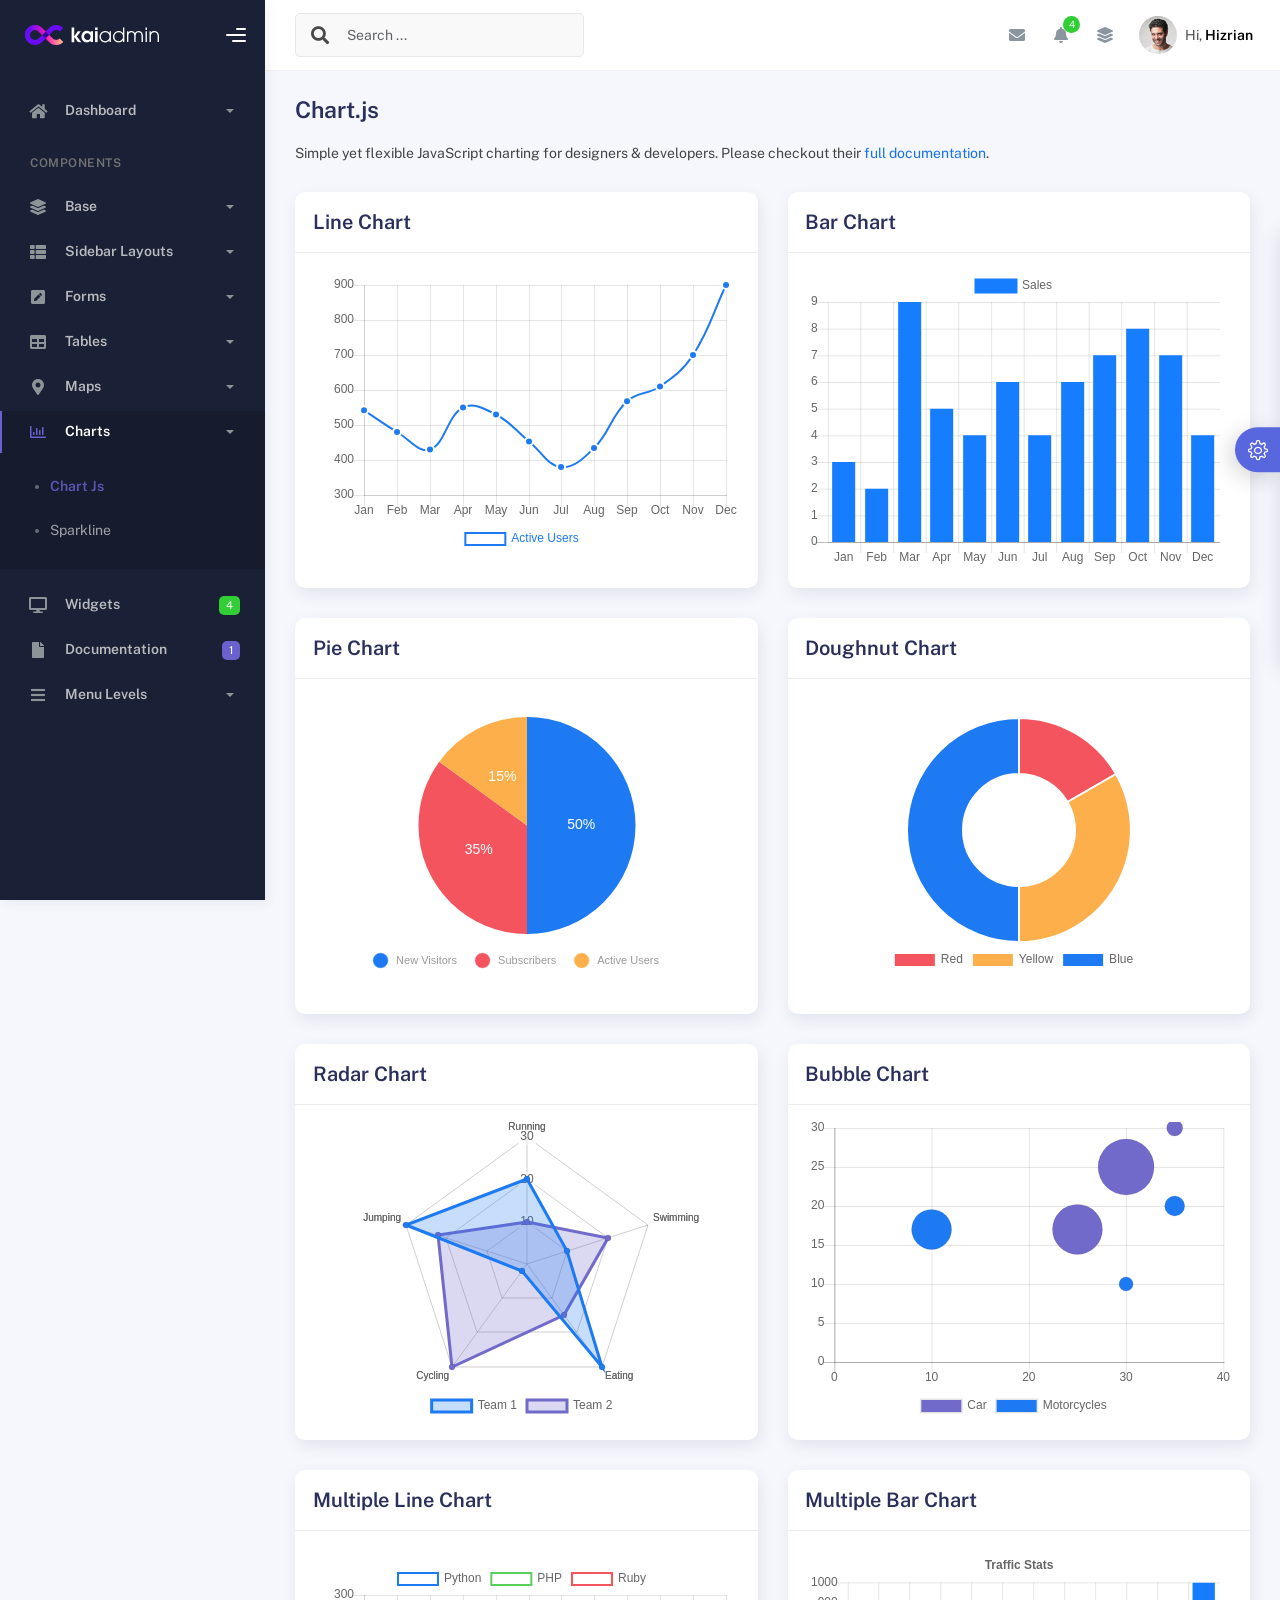
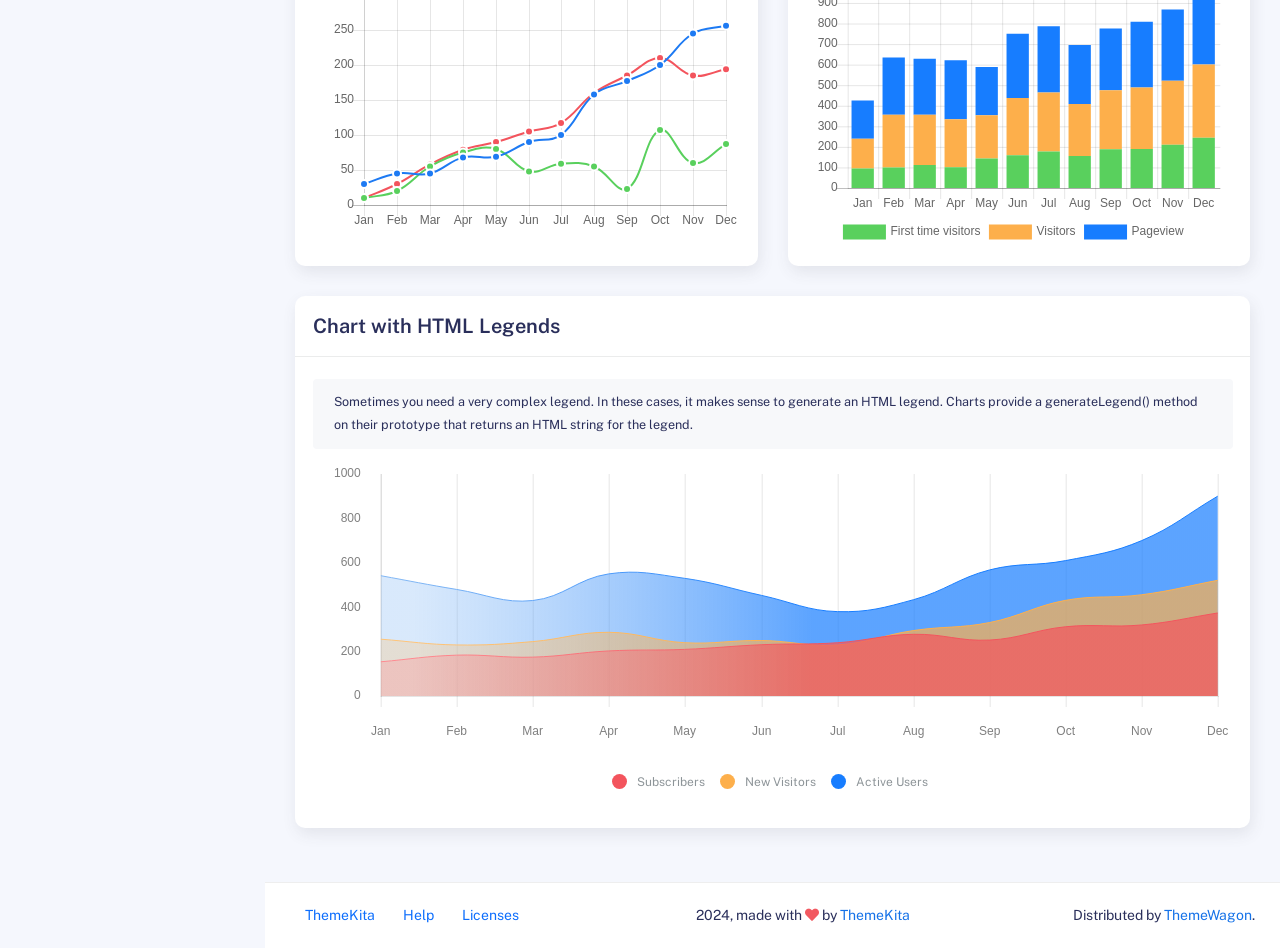
<file: admin_panel/charts/charts.html>
<!DOCTYPE html>
<html lang="en">
  <head>
    <meta http-equiv="X-UA-Compatible" content="IE=edge" />
    <title>Charts - Kaiadmin Bootstrap 5 Admin Dashboard</title>
    <meta
      content="width=device-width, initial-scale=1.0, shrink-to-fit=no"
      name="viewport"
    />
    <link
      rel="icon"
      href="../assets/img/kaiadmin/favicon.ico"
      type="image/x-icon"
    />

    <!-- Fonts and icons -->
    <script src="../assets/js/plugin/webfont/webfont.min.js"></script>
    <script>
      WebFont.load({
        google: { families: ["Public Sans:300,400,500,600,700"] },
        custom: {
          families: [
            "Font Awesome 5 Solid",
            "Font Awesome 5 Regular",
            "Font Awesome 5 Brands",
            "simple-line-icons",
          ],
          urls: ["../assets/css/fonts.min.css"],
        },
        active: function () {
          sessionStorage.fonts = true;
        },
      });
    </script>

    <!-- CSS Files -->
    <link rel="stylesheet" href="../assets/css/bootstrap.min.css" />
    <link rel="stylesheet" href="../assets/css/plugins.min.css" />
    <link rel="stylesheet" href="../assets/css/kaiadmin.min.css" />

    <!-- CSS Just for demo purpose, don't include it in your project -->
    <link rel="stylesheet" href="../assets/css/demo.css" />
  </head>
  <body>
    <div class="wrapper">
      <!-- Sidebar -->
      <div class="sidebar" data-background-color="dark">
        <div class="sidebar-logo">
          <!-- Logo Header -->
          <div class="logo-header" data-background-color="dark">
            <a href="../index.html" class="logo">
              <img
                src="../assets/img/kaiadmin/logo_light.svg"
                alt="navbar brand"
                class="navbar-brand"
                height="20"
              />
            </a>
            <div class="nav-toggle">
              <button class="btn btn-toggle toggle-sidebar">
                <i class="gg-menu-right"></i>
              </button>
              <button class="btn btn-toggle sidenav-toggler">
                <i class="gg-menu-left"></i>
              </button>
            </div>
            <button class="topbar-toggler more">
              <i class="gg-more-vertical-alt"></i>
            </button>
          </div>
          <!-- End Logo Header -->
        </div>
        <div class="sidebar-wrapper scrollbar scrollbar-inner">
          <div class="sidebar-content">
            <ul class="nav nav-secondary">
              <li class="nav-item">
                <a
                  data-bs-toggle="collapse"
                  href="#dashboard"
                  class="collapsed"
                  aria-expanded="false"
                >
                  <i class="fas fa-home"></i>
                  <p>Dashboard</p>
                  <span class="caret"></span>
                </a>
                <div class="collapse" id="dashboard">
                  <ul class="nav nav-collapse">
                    <li>
                      <a href="../../demo1/index.html">
                        <span class="sub-item">Dashboard 1</span>
                      </a>
                    </li>
                  </ul>
                </div>
              </li>
              <li class="nav-section">
                <span class="sidebar-mini-icon">
                  <i class="fa fa-ellipsis-h"></i>
                </span>
                <h4 class="text-section">Components</h4>
              </li>
              <li class="nav-item">
                <a data-bs-toggle="collapse" href="#base">
                  <i class="fas fa-layer-group"></i>
                  <p>Base</p>
                  <span class="caret"></span>
                </a>
                <div class="collapse" id="base">
                  <ul class="nav nav-collapse">
                    <li>
                      <a href="../components/avatars.html">
                        <span class="sub-item">Avatars</span>
                      </a>
                    </li>
                    <li>
                      <a href="../components/buttons.html">
                        <span class="sub-item">Buttons</span>
                      </a>
                    </li>
                    <li>
                      <a href="../components/gridsystem.html">
                        <span class="sub-item">Grid System</span>
                      </a>
                    </li>
                    <li>
                      <a href="../components/panels.html">
                        <span class="sub-item">Panels</span>
                      </a>
                    </li>
                    <li>
                      <a href="../components/notifications.html">
                        <span class="sub-item">Notifications</span>
                      </a>
                    </li>
                    <li>
                      <a href="../components/sweetalert.html">
                        <span class="sub-item">Sweet Alert</span>
                      </a>
                    </li>
                    <li>
                      <a href="../components/font-awesome-icons.html">
                        <span class="sub-item">Font Awesome Icons</span>
                      </a>
                    </li>
                    <li>
                      <a href="../components/simple-line-icons.html">
                        <span class="sub-item">Simple Line Icons</span>
                      </a>
                    </li>
                    <li>
                      <a href="../components/typography.html">
                        <span class="sub-item">Typography</span>
                      </a>
                    </li>
                  </ul>
                </div>
              </li>
              <li class="nav-item">
                <a data-bs-toggle="collapse" href="#sidebarLayouts">
                  <i class="fas fa-th-list"></i>
                  <p>Sidebar Layouts</p>
                  <span class="caret"></span>
                </a>
                <div class="collapse" id="sidebarLayouts">
                  <ul class="nav nav-collapse">
                    <li>
                      <a href="../sidebar-style-2.html">
                        <span class="sub-item">Sidebar Style 2</span>
                      </a>
                    </li>
                    <li>
                      <a href="../icon-menu.html">
                        <span class="sub-item">Icon Menu</span>
                      </a>
                    </li>
                  </ul>
                </div>
              </li>
              <li class="nav-item">
                <a data-bs-toggle="collapse" href="#forms">
                  <i class="fas fa-pen-square"></i>
                  <p>Forms</p>
                  <span class="caret"></span>
                </a>
                <div class="collapse" id="forms">
                  <ul class="nav nav-collapse">
                    <li>
                      <a href="../forms/forms.html">
                        <span class="sub-item">Basic Form</span>
                      </a>
                    </li>
                  </ul>
                </div>
              </li>
              <li class="nav-item">
                <a data-bs-toggle="collapse" href="#tables">
                  <i class="fas fa-table"></i>
                  <p>Tables</p>
                  <span class="caret"></span>
                </a>
                <div class="collapse" id="tables">
                  <ul class="nav nav-collapse">
                    <li>
                      <a href="../tables/tables.html">
                        <span class="sub-item">Basic Table</span>
                      </a>
                    </li>
                    <li>
                      <a href="../tables/datatables.html">
                        <span class="sub-item">Datatables</span>
                      </a>
                    </li>
                  </ul>
                </div>
              </li>
              <li class="nav-item">
                <a data-bs-toggle="collapse" href="#maps">
                  <i class="fas fa-map-marker-alt"></i>
                  <p>Maps</p>
                  <span class="caret"></span>
                </a>
                <div class="collapse" id="maps">
                  <ul class="nav nav-collapse">
                    <li>
                      <a href="../maps/googlemaps.html">
                        <span class="sub-item">Google Maps</span>
                      </a>
                    </li>
                    <li>
                      <a href="../maps/jsvectormap.html">
                        <span class="sub-item">Jsvectormap</span>
                      </a>
                    </li>
                  </ul>
                </div>
              </li>
              <li class="nav-item active submenu">
                <a data-bs-toggle="collapse" href="#charts">
                  <i class="far fa-chart-bar"></i>
                  <p>Charts</p>
                  <span class="caret"></span>
                </a>
                <div class="collapse show" id="charts">
                  <ul class="nav nav-collapse">
                    <li class="active">
                      <a href="../charts/charts.html">
                        <span class="sub-item">Chart Js</span>
                      </a>
                    </li>
                    <li>
                      <a href="../charts/sparkline.html">
                        <span class="sub-item">Sparkline</span>
                      </a>
                    </li>
                  </ul>
                </div>
              </li>
              <li class="nav-item">
                <a href="../widgets.html">
                  <i class="fas fa-desktop"></i>
                  <p>Widgets</p>
                  <span class="badge badge-success">4</span>
                </a>
              </li>
              <li class="nav-item">
                <a href="../../../documentation/index.html">
                  <i class="fas fa-file"></i>
                  <p>Documentation</p>
                  <span class="badge badge-secondary">1</span>
                </a>
              </li>
              <li class="nav-item">
                <a data-bs-toggle="collapse" href="#submenu">
                  <i class="fas fa-bars"></i>
                  <p>Menu Levels</p>
                  <span class="caret"></span>
                </a>
                <div class="collapse" id="submenu">
                  <ul class="nav nav-collapse">
                    <li>
                      <a data-bs-toggle="collapse" href="#subnav1">
                        <span class="sub-item">Level 1</span>
                        <span class="caret"></span>
                      </a>
                      <div class="collapse" id="subnav1">
                        <ul class="nav nav-collapse subnav">
                          <li>
                            <a href="#">
                              <span class="sub-item">Level 2</span>
                            </a>
                          </li>
                          <li>
                            <a href="#">
                              <span class="sub-item">Level 2</span>
                            </a>
                          </li>
                        </ul>
                      </div>
                    </li>
                    <li>
                      <a data-bs-toggle="collapse" href="#subnav2">
                        <span class="sub-item">Level 1</span>
                        <span class="caret"></span>
                      </a>
                      <div class="collapse" id="subnav2">
                        <ul class="nav nav-collapse subnav">
                          <li>
                            <a href="#">
                              <span class="sub-item">Level 2</span>
                            </a>
                          </li>
                        </ul>
                      </div>
                    </li>
                    <li>
                      <a href="#">
                        <span class="sub-item">Level 1</span>
                      </a>
                    </li>
                  </ul>
                </div>
              </li>
            </ul>
          </div>
        </div>
      </div>
      <!-- End Sidebar -->

      <div class="main-panel">
        <div class="main-header">
          <div class="main-header-logo">
            <!-- Logo Header -->
            <div class="logo-header" data-background-color="dark">
              <a href="../index.html" class="logo">
                <img
                  src="../assets/img/kaiadmin/logo_light.svg"
                  alt="navbar brand"
                  class="navbar-brand"
                  height="20"
                />
              </a>
              <div class="nav-toggle">
                <button class="btn btn-toggle toggle-sidebar">
                  <i class="gg-menu-right"></i>
                </button>
                <button class="btn btn-toggle sidenav-toggler">
                  <i class="gg-menu-left"></i>
                </button>
              </div>
              <button class="topbar-toggler more">
                <i class="gg-more-vertical-alt"></i>
              </button>
            </div>
            <!-- End Logo Header -->
          </div>
          <!-- Navbar Header -->
          <nav
            class="navbar navbar-header navbar-header-transparent navbar-expand-lg border-bottom"
          >
            <div class="container-fluid">
              <nav
                class="navbar navbar-header-left navbar-expand-lg navbar-form nav-search p-0 d-none d-lg-flex"
              >
                <div class="input-group">
                  <div class="input-group-prepend">
                    <button type="submit" class="btn btn-search pe-1">
                      <i class="fa fa-search search-icon"></i>
                    </button>
                  </div>
                  <input
                    type="text"
                    placeholder="Search ..."
                    class="form-control"
                  />
                </div>
              </nav>

              <ul class="navbar-nav topbar-nav ms-md-auto align-items-center">
                <li
                  class="nav-item topbar-icon dropdown hidden-caret d-flex d-lg-none"
                >
                  <a
                    class="nav-link dropdown-toggle"
                    data-bs-toggle="dropdown"
                    href="#"
                    role="button"
                    aria-expanded="false"
                    aria-haspopup="true"
                  >
                    <i class="fa fa-search"></i>
                  </a>
                  <ul class="dropdown-menu dropdown-search animated fadeIn">
                    <form class="navbar-left navbar-form nav-search">
                      <div class="input-group">
                        <input
                          type="text"
                          placeholder="Search ..."
                          class="form-control"
                        />
                      </div>
                    </form>
                  </ul>
                </li>
                <li class="nav-item topbar-icon dropdown hidden-caret">
                  <a
                    class="nav-link dropdown-toggle"
                    href="#"
                    id="messageDropdown"
                    role="button"
                    data-bs-toggle="dropdown"
                    aria-haspopup="true"
                    aria-expanded="false"
                  >
                    <i class="fa fa-envelope"></i>
                  </a>
                  <ul
                    class="dropdown-menu messages-notif-box animated fadeIn"
                    aria-labelledby="messageDropdown"
                  >
                    <li>
                      <div
                        class="dropdown-title d-flex justify-content-between align-items-center"
                      >
                        Messages
                        <a href="#" class="small">Mark all as read</a>
                      </div>
                    </li>
                    <li>
                      <div class="message-notif-scroll scrollbar-outer">
                        <div class="notif-center">
                          <a href="#">
                            <div class="notif-img">
                              <img
                                src="../assets/img/jm_denis.jpg"
                                alt="Img Profile"
                              />
                            </div>
                            <div class="notif-content">
                              <span class="subject">Jimmy Denis</span>
                              <span class="block"> How are you ? </span>
                              <span class="time">5 minutes ago</span>
                            </div>
                          </a>
                          <a href="#">
                            <div class="notif-img">
                              <img
                                src="../assets/img/chadengle.jpg"
                                alt="Img Profile"
                              />
                            </div>
                            <div class="notif-content">
                              <span class="subject">Chad</span>
                              <span class="block"> Ok, Thanks ! </span>
                              <span class="time">12 minutes ago</span>
                            </div>
                          </a>
                          <a href="#">
                            <div class="notif-img">
                              <img
                                src="../assets/img/mlane.jpg"
                                alt="Img Profile"
                              />
                            </div>
                            <div class="notif-content">
                              <span class="subject">Jhon Doe</span>
                              <span class="block">
                                Ready for the meeting today...
                              </span>
                              <span class="time">12 minutes ago</span>
                            </div>
                          </a>
                          <a href="#">
                            <div class="notif-img">
                              <img
                                src="../assets/img/talha.jpg"
                                alt="Img Profile"
                              />
                            </div>
                            <div class="notif-content">
                              <span class="subject">Talha</span>
                              <span class="block"> Hi, Apa Kabar ? </span>
                              <span class="time">17 minutes ago</span>
                            </div>
                          </a>
                        </div>
                      </div>
                    </li>
                    <li>
                      <a class="see-all" href="javascript:void(0);"
                        >See all messages<i class="fa fa-angle-right"></i>
                      </a>
                    </li>
                  </ul>
                </li>
                <li class="nav-item topbar-icon dropdown hidden-caret">
                  <a
                    class="nav-link dropdown-toggle"
                    href="#"
                    id="notifDropdown"
                    role="button"
                    data-bs-toggle="dropdown"
                    aria-haspopup="true"
                    aria-expanded="false"
                  >
                    <i class="fa fa-bell"></i>
                    <span class="notification">4</span>
                  </a>
                  <ul
                    class="dropdown-menu notif-box animated fadeIn"
                    aria-labelledby="notifDropdown"
                  >
                    <li>
                      <div class="dropdown-title">
                        You have 4 new notification
                      </div>
                    </li>
                    <li>
                      <div class="notif-scroll scrollbar-outer">
                        <div class="notif-center">
                          <a href="#">
                            <div class="notif-icon notif-primary">
                              <i class="fa fa-user-plus"></i>
                            </div>
                            <div class="notif-content">
                              <span class="block"> New user registered </span>
                              <span class="time">5 minutes ago</span>
                            </div>
                          </a>
                          <a href="#">
                            <div class="notif-icon notif-success">
                              <i class="fa fa-comment"></i>
                            </div>
                            <div class="notif-content">
                              <span class="block">
                                Rahmad commented on Admin
                              </span>
                              <span class="time">12 minutes ago</span>
                            </div>
                          </a>
                          <a href="#">
                            <div class="notif-img">
                              <img
                                src="../assets/img/profile2.jpg"
                                alt="Img Profile"
                              />
                            </div>
                            <div class="notif-content">
                              <span class="block">
                                Reza send messages to you
                              </span>
                              <span class="time">12 minutes ago</span>
                            </div>
                          </a>
                          <a href="#">
                            <div class="notif-icon notif-danger">
                              <i class="fa fa-heart"></i>
                            </div>
                            <div class="notif-content">
                              <span class="block"> Farrah liked Admin </span>
                              <span class="time">17 minutes ago</span>
                            </div>
                          </a>
                        </div>
                      </div>
                    </li>
                    <li>
                      <a class="see-all" href="javascript:void(0);"
                        >See all notifications<i class="fa fa-angle-right"></i>
                      </a>
                    </li>
                  </ul>
                </li>
                <li class="nav-item topbar-icon dropdown hidden-caret">
                  <a
                    class="nav-link"
                    data-bs-toggle="dropdown"
                    href="#"
                    aria-expanded="false"
                  >
                    <i class="fas fa-layer-group"></i>
                  </a>
                  <div class="dropdown-menu quick-actions animated fadeIn">
                    <div class="quick-actions-header">
                      <span class="title mb-1">Quick Actions</span>
                      <span class="subtitle op-7">Shortcuts</span>
                    </div>
                    <div class="quick-actions-scroll scrollbar-outer">
                      <div class="quick-actions-items">
                        <div class="row m-0">
                          <a class="col-6 col-md-4 p-0" href="#">
                            <div class="quick-actions-item">
                              <div class="avatar-item bg-danger rounded-circle">
                                <i class="far fa-calendar-alt"></i>
                              </div>
                              <span class="text">Calendar</span>
                            </div>
                          </a>
                          <a class="col-6 col-md-4 p-0" href="#">
                            <div class="quick-actions-item">
                              <div
                                class="avatar-item bg-warning rounded-circle"
                              >
                                <i class="fas fa-map"></i>
                              </div>
                              <span class="text">Maps</span>
                            </div>
                          </a>
                          <a class="col-6 col-md-4 p-0" href="#">
                            <div class="quick-actions-item">
                              <div class="avatar-item bg-info rounded-circle">
                                <i class="fas fa-file-excel"></i>
                              </div>
                              <span class="text">Reports</span>
                            </div>
                          </a>
                          <a class="col-6 col-md-4 p-0" href="#">
                            <div class="quick-actions-item">
                              <div
                                class="avatar-item bg-success rounded-circle"
                              >
                                <i class="fas fa-envelope"></i>
                              </div>
                              <span class="text">Emails</span>
                            </div>
                          </a>
                          <a class="col-6 col-md-4 p-0" href="#">
                            <div class="quick-actions-item">
                              <div
                                class="avatar-item bg-primary rounded-circle"
                              >
                                <i class="fas fa-file-invoice-dollar"></i>
                              </div>
                              <span class="text">Invoice</span>
                            </div>
                          </a>
                          <a class="col-6 col-md-4 p-0" href="#">
                            <div class="quick-actions-item">
                              <div
                                class="avatar-item bg-secondary rounded-circle"
                              >
                                <i class="fas fa-credit-card"></i>
                              </div>
                              <span class="text">Payments</span>
                            </div>
                          </a>
                        </div>
                      </div>
                    </div>
                  </div>
                </li>

                <li class="nav-item topbar-user dropdown hidden-caret">
                  <a
                    class="dropdown-toggle profile-pic"
                    data-bs-toggle="dropdown"
                    href="#"
                    aria-expanded="false"
                  >
                    <div class="avatar-sm">
                      <img
                        src="../assets/img/profile.jpg"
                        alt="..."
                        class="avatar-img rounded-circle"
                      />
                    </div>
                    <span class="profile-username">
                      <span class="op-7">Hi,</span>
                      <span class="fw-bold">Hizrian</span>
                    </span>
                  </a>
                  <ul class="dropdown-menu dropdown-user animated fadeIn">
                    <div class="dropdown-user-scroll scrollbar-outer">
                      <li>
                        <div class="user-box">
                          <div class="avatar-lg">
                            <img
                              src="../assets/img/profile.jpg"
                              alt="image profile"
                              class="avatar-img rounded"
                            />
                          </div>
                          <div class="u-text">
                            <h4>Hizrian</h4>
                            <p class="text-muted">hello@example.com</p>
                            <a
                              href="profile.html"
                              class="btn btn-xs btn-secondary btn-sm"
                              >View Profile</a
                            >
                          </div>
                        </div>
                      </li>
                      <li>
                        <div class="dropdown-divider"></div>
                        <a class="dropdown-item" href="#">My Profile</a>
                        <a class="dropdown-item" href="#">My Balance</a>
                        <a class="dropdown-item" href="#">Inbox</a>
                        <div class="dropdown-divider"></div>
                        <a class="dropdown-item" href="#">Account Setting</a>
                        <div class="dropdown-divider"></div>
                        <a class="dropdown-item" href="#">Logout</a>
                      </li>
                    </div>
                  </ul>
                </li>
              </ul>
            </div>
          </nav>
          <!-- End Navbar -->
        </div>

        <div class="container">
          <div class="page-inner">
            <h3 class="fw-bold mb-3">Chart.js</h3>
            <div class="page-category">
              Simple yet flexible JavaScript charting for designers &
              developers. Please checkout their
              <a href="http://www.chartjs.org/" target="_blank"
                >full documentation</a
              >.
            </div>
            <div class="row">
              <div class="col-md-6">
                <div class="card">
                  <div class="card-header">
                    <div class="card-title">Line Chart</div>
                  </div>
                  <div class="card-body">
                    <div class="chart-container">
                      <canvas id="lineChart"></canvas>
                    </div>
                  </div>
                </div>
              </div>
              <div class="col-md-6">
                <div class="card">
                  <div class="card-header">
                    <div class="card-title">Bar Chart</div>
                  </div>
                  <div class="card-body">
                    <div class="chart-container">
                      <canvas id="barChart"></canvas>
                    </div>
                  </div>
                </div>
              </div>
              <div class="col-md-6">
                <div class="card">
                  <div class="card-header">
                    <div class="card-title">Pie Chart</div>
                  </div>
                  <div class="card-body">
                    <div class="chart-container">
                      <canvas
                        id="pieChart"
                        style="width: 50%; height: 50%"
                      ></canvas>
                    </div>
                  </div>
                </div>
              </div>
              <div class="col-md-6">
                <div class="card">
                  <div class="card-header">
                    <div class="card-title">Doughnut Chart</div>
                  </div>
                  <div class="card-body">
                    <div class="chart-container">
                      <canvas
                        id="doughnutChart"
                        style="width: 50%; height: 50%"
                      ></canvas>
                    </div>
                  </div>
                </div>
              </div>
              <div class="col-md-6">
                <div class="card">
                  <div class="card-header">
                    <div class="card-title">Radar Chart</div>
                  </div>
                  <div class="card-body">
                    <div class="chart-container">
                      <canvas id="radarChart"></canvas>
                    </div>
                  </div>
                </div>
              </div>
              <div class="col-md-6">
                <div class="card">
                  <div class="card-header">
                    <div class="card-title">Bubble Chart</div>
                  </div>
                  <div class="card-body">
                    <div class="chart-container">
                      <canvas id="bubbleChart"></canvas>
                    </div>
                  </div>
                </div>
              </div>
              <div class="col-md-6">
                <div class="card">
                  <div class="card-header">
                    <div class="card-title">Multiple Line Chart</div>
                  </div>
                  <div class="card-body">
                    <div class="chart-container">
                      <canvas id="multipleLineChart"></canvas>
                    </div>
                  </div>
                </div>
              </div>
              <div class="col-md-6">
                <div class="card">
                  <div class="card-header">
                    <div class="card-title">Multiple Bar Chart</div>
                  </div>
                  <div class="card-body">
                    <div class="chart-container">
                      <canvas id="multipleBarChart"></canvas>
                    </div>
                  </div>
                </div>
              </div>
              <div class="col-md-12">
                <div class="card">
                  <div class="card-header">
                    <div class="card-title">Chart with HTML Legends</div>
                  </div>
                  <div class="card-body">
                    <div class="card-sub">
                      Sometimes you need a very complex legend. In these cases,
                      it makes sense to generate an HTML legend. Charts provide
                      a generateLegend() method on their prototype that returns
                      an HTML string for the legend.
                    </div>
                    <div class="chart-container">
                      <canvas id="htmlLegendsChart"></canvas>
                    </div>
                    <div id="myChartLegend"></div>
                  </div>
                </div>
              </div>
            </div>
          </div>
        </div>

        <footer class="footer">
          <div class="container-fluid d-flex justify-content-between">
            <nav class="pull-left">
              <ul class="nav">
                <li class="nav-item">
                  <a class="nav-link" href="http://www.themekita.com">
                    ThemeKita
                  </a>
                </li>
                <li class="nav-item">
                  <a class="nav-link" href="#"> Help </a>
                </li>
                <li class="nav-item">
                  <a class="nav-link" href="#"> Licenses </a>
                </li>
              </ul>
            </nav>
            <div class="copyright">
              2024, made with <i class="fa fa-heart heart text-danger"></i> by
              <a href="http://www.themekita.com">ThemeKita</a>
            </div>
            <div>
              Distributed by
              <a target="_blank" href="https://themewagon.com/">ThemeWagon</a>.
            </div>
          </div>
        </footer>
      </div>

      <!-- Custom template | don't include it in your project! -->
      <div class="custom-template">
        <div class="title">Settings</div>
        <div class="custom-content">
          <div class="switcher">
            <div class="switch-block">
              <h4>Logo Header</h4>
              <div class="btnSwitch">
                <button
                  type="button"
                  class="selected changeLogoHeaderColor"
                  data-color="dark"
                ></button>
                <button
                  type="button"
                  class="selected changeLogoHeaderColor"
                  data-color="blue"
                ></button>
                <button
                  type="button"
                  class="changeLogoHeaderColor"
                  data-color="purple"
                ></button>
                <button
                  type="button"
                  class="changeLogoHeaderColor"
                  data-color="light-blue"
                ></button>
                <button
                  type="button"
                  class="changeLogoHeaderColor"
                  data-color="green"
                ></button>
                <button
                  type="button"
                  class="changeLogoHeaderColor"
                  data-color="orange"
                ></button>
                <button
                  type="button"
                  class="changeLogoHeaderColor"
                  data-color="red"
                ></button>
                <button
                  type="button"
                  class="changeLogoHeaderColor"
                  data-color="white"
                ></button>
                <br />
                <button
                  type="button"
                  class="changeLogoHeaderColor"
                  data-color="dark2"
                ></button>
                <button
                  type="button"
                  class="changeLogoHeaderColor"
                  data-color="blue2"
                ></button>
                <button
                  type="button"
                  class="changeLogoHeaderColor"
                  data-color="purple2"
                ></button>
                <button
                  type="button"
                  class="changeLogoHeaderColor"
                  data-color="light-blue2"
                ></button>
                <button
                  type="button"
                  class="changeLogoHeaderColor"
                  data-color="green2"
                ></button>
                <button
                  type="button"
                  class="changeLogoHeaderColor"
                  data-color="orange2"
                ></button>
                <button
                  type="button"
                  class="changeLogoHeaderColor"
                  data-color="red2"
                ></button>
              </div>
            </div>
            <div class="switch-block">
              <h4>Navbar Header</h4>
              <div class="btnSwitch">
                <button
                  type="button"
                  class="changeTopBarColor"
                  data-color="dark"
                ></button>
                <button
                  type="button"
                  class="changeTopBarColor"
                  data-color="blue"
                ></button>
                <button
                  type="button"
                  class="changeTopBarColor"
                  data-color="purple"
                ></button>
                <button
                  type="button"
                  class="changeTopBarColor"
                  data-color="light-blue"
                ></button>
                <button
                  type="button"
                  class="changeTopBarColor"
                  data-color="green"
                ></button>
                <button
                  type="button"
                  class="changeTopBarColor"
                  data-color="orange"
                ></button>
                <button
                  type="button"
                  class="changeTopBarColor"
                  data-color="red"
                ></button>
                <button
                  type="button"
                  class="changeTopBarColor"
                  data-color="white"
                ></button>
                <br />
                <button
                  type="button"
                  class="changeTopBarColor"
                  data-color="dark2"
                ></button>
                <button
                  type="button"
                  class="selected changeTopBarColor"
                  data-color="blue2"
                ></button>
                <button
                  type="button"
                  class="changeTopBarColor"
                  data-color="purple2"
                ></button>
                <button
                  type="button"
                  class="changeTopBarColor"
                  data-color="light-blue2"
                ></button>
                <button
                  type="button"
                  class="changeTopBarColor"
                  data-color="green2"
                ></button>
                <button
                  type="button"
                  class="changeTopBarColor"
                  data-color="orange2"
                ></button>
                <button
                  type="button"
                  class="changeTopBarColor"
                  data-color="red2"
                ></button>
              </div>
            </div>
            <div class="switch-block">
              <h4>Sidebar</h4>
              <div class="btnSwitch">
                <button
                  type="button"
                  class="selected changeSideBarColor"
                  data-color="white"
                ></button>
                <button
                  type="button"
                  class="changeSideBarColor"
                  data-color="dark"
                ></button>
                <button
                  type="button"
                  class="changeSideBarColor"
                  data-color="dark2"
                ></button>
              </div>
            </div>
          </div>
        </div>
        <div class="custom-toggle">
          <i class="icon-settings"></i>
        </div>
      </div>
      <!-- End Custom template -->
    </div>
    <!--   Core JS Files   -->
    <script src="../assets/js/core/jquery-3.7.1.min.js"></script>
    <script src="../assets/js/core/popper.min.js"></script>
    <script src="../assets/js/core/bootstrap.min.js"></script>
    <!-- Chart JS -->
    <script src="../assets/js/plugin/chart.js/chart.min.js"></script>
    <!-- jQuery Scrollbar -->
    <script src="../assets/js/plugin/jquery-scrollbar/jquery.scrollbar.min.js"></script>
    <!-- Kaiadmin JS -->
    <script src="../assets/js/kaiadmin.min.js"></script>
    <!-- Kaiadmin DEMO methods, don't include it in your project! -->
    <script src="../assets/js/setting-demo2.js"></script>
    <script>
      var lineChart = document.getElementById("lineChart").getContext("2d"),
        barChart = document.getElementById("barChart").getContext("2d"),
        pieChart = document.getElementById("pieChart").getContext("2d"),
        doughnutChart = document
          .getElementById("doughnutChart")
          .getContext("2d"),
        radarChart = document.getElementById("radarChart").getContext("2d"),
        bubbleChart = document.getElementById("bubbleChart").getContext("2d"),
        multipleLineChart = document
          .getElementById("multipleLineChart")
          .getContext("2d"),
        multipleBarChart = document
          .getElementById("multipleBarChart")
          .getContext("2d"),
        htmlLegendsChart = document
          .getElementById("htmlLegendsChart")
          .getContext("2d");

      var myLineChart = new Chart(lineChart, {
        type: "line",
        data: {
          labels: [
            "Jan",
            "Feb",
            "Mar",
            "Apr",
            "May",
            "Jun",
            "Jul",
            "Aug",
            "Sep",
            "Oct",
            "Nov",
            "Dec",
          ],
          datasets: [
            {
              label: "Active Users",
              borderColor: "#1d7af3",
              pointBorderColor: "#FFF",
              pointBackgroundColor: "#1d7af3",
              pointBorderWidth: 2,
              pointHoverRadius: 4,
              pointHoverBorderWidth: 1,
              pointRadius: 4,
              backgroundColor: "transparent",
              fill: true,
              borderWidth: 2,
              data: [
                542, 480, 430, 550, 530, 453, 380, 434, 568, 610, 700, 900,
              ],
            },
          ],
        },
        options: {
          responsive: true,
          maintainAspectRatio: false,
          legend: {
            position: "bottom",
            labels: {
              padding: 10,
              fontColor: "#1d7af3",
            },
          },
          tooltips: {
            bodySpacing: 4,
            mode: "nearest",
            intersect: 0,
            position: "nearest",
            xPadding: 10,
            yPadding: 10,
            caretPadding: 10,
          },
          layout: {
            padding: { left: 15, right: 15, top: 15, bottom: 15 },
          },
        },
      });

      var myBarChart = new Chart(barChart, {
        type: "bar",
        data: {
          labels: [
            "Jan",
            "Feb",
            "Mar",
            "Apr",
            "May",
            "Jun",
            "Jul",
            "Aug",
            "Sep",
            "Oct",
            "Nov",
            "Dec",
          ],
          datasets: [
            {
              label: "Sales",
              backgroundColor: "rgb(23, 125, 255)",
              borderColor: "rgb(23, 125, 255)",
              data: [3, 2, 9, 5, 4, 6, 4, 6, 7, 8, 7, 4],
            },
          ],
        },
        options: {
          responsive: true,
          maintainAspectRatio: false,
          scales: {
            yAxes: [
              {
                ticks: {
                  beginAtZero: true,
                },
              },
            ],
          },
        },
      });

      var myPieChart = new Chart(pieChart, {
        type: "pie",
        data: {
          datasets: [
            {
              data: [50, 35, 15],
              backgroundColor: ["#1d7af3", "#f3545d", "#fdaf4b"],
              borderWidth: 0,
            },
          ],
          labels: ["New Visitors", "Subscribers", "Active Users"],
        },
        options: {
          responsive: true,
          maintainAspectRatio: false,
          legend: {
            position: "bottom",
            labels: {
              fontColor: "rgb(154, 154, 154)",
              fontSize: 11,
              usePointStyle: true,
              padding: 20,
            },
          },
          pieceLabel: {
            render: "percentage",
            fontColor: "white",
            fontSize: 14,
          },
          tooltips: false,
          layout: {
            padding: {
              left: 20,
              right: 20,
              top: 20,
              bottom: 20,
            },
          },
        },
      });

      var myDoughnutChart = new Chart(doughnutChart, {
        type: "doughnut",
        data: {
          datasets: [
            {
              data: [10, 20, 30],
              backgroundColor: ["#f3545d", "#fdaf4b", "#1d7af3"],
            },
          ],

          labels: ["Red", "Yellow", "Blue"],
        },
        options: {
          responsive: true,
          maintainAspectRatio: false,
          legend: {
            position: "bottom",
          },
          layout: {
            padding: {
              left: 20,
              right: 20,
              top: 20,
              bottom: 20,
            },
          },
        },
      });

      var myRadarChart = new Chart(radarChart, {
        type: "radar",
        data: {
          labels: ["Running", "Swimming", "Eating", "Cycling", "Jumping"],
          datasets: [
            {
              data: [20, 10, 30, 2, 30],
              borderColor: "#1d7af3",
              backgroundColor: "rgba(29, 122, 243, 0.25)",
              pointBackgroundColor: "#1d7af3",
              pointHoverRadius: 4,
              pointRadius: 3,
              label: "Team 1",
            },
            {
              data: [10, 20, 15, 30, 22],
              borderColor: "#716aca",
              backgroundColor: "rgba(113, 106, 202, 0.25)",
              pointBackgroundColor: "#716aca",
              pointHoverRadius: 4,
              pointRadius: 3,
              label: "Team 2",
            },
          ],
        },
        options: {
          responsive: true,
          maintainAspectRatio: false,
          legend: {
            position: "bottom",
          },
        },
      });

      var myBubbleChart = new Chart(bubbleChart, {
        type: "bubble",
        data: {
          datasets: [
            {
              label: "Car",
              data: [
                { x: 25, y: 17, r: 25 },
                { x: 30, y: 25, r: 28 },
                { x: 35, y: 30, r: 8 },
              ],
              backgroundColor: "#716aca",
            },
            {
              label: "Motorcycles",
              data: [
                { x: 10, y: 17, r: 20 },
                { x: 30, y: 10, r: 7 },
                { x: 35, y: 20, r: 10 },
              ],
              backgroundColor: "#1d7af3",
            },
          ],
        },
        options: {
          responsive: true,
          maintainAspectRatio: false,
          legend: {
            position: "bottom",
          },
          scales: {
            yAxes: [
              {
                ticks: {
                  beginAtZero: true,
                },
              },
            ],
            xAxes: [
              {
                ticks: {
                  beginAtZero: true,
                },
              },
            ],
          },
        },
      });

      var myMultipleLineChart = new Chart(multipleLineChart, {
        type: "line",
        data: {
          labels: [
            "Jan",
            "Feb",
            "Mar",
            "Apr",
            "May",
            "Jun",
            "Jul",
            "Aug",
            "Sep",
            "Oct",
            "Nov",
            "Dec",
          ],
          datasets: [
            {
              label: "Python",
              borderColor: "#1d7af3",
              pointBorderColor: "#FFF",
              pointBackgroundColor: "#1d7af3",
              pointBorderWidth: 2,
              pointHoverRadius: 4,
              pointHoverBorderWidth: 1,
              pointRadius: 4,
              backgroundColor: "transparent",
              fill: true,
              borderWidth: 2,
              data: [30, 45, 45, 68, 69, 90, 100, 158, 177, 200, 245, 256],
            },
            {
              label: "PHP",
              borderColor: "#59d05d",
              pointBorderColor: "#FFF",
              pointBackgroundColor: "#59d05d",
              pointBorderWidth: 2,
              pointHoverRadius: 4,
              pointHoverBorderWidth: 1,
              pointRadius: 4,
              backgroundColor: "transparent",
              fill: true,
              borderWidth: 2,
              data: [10, 20, 55, 75, 80, 48, 59, 55, 23, 107, 60, 87],
            },
            {
              label: "Ruby",
              borderColor: "#f3545d",
              pointBorderColor: "#FFF",
              pointBackgroundColor: "#f3545d",
              pointBorderWidth: 2,
              pointHoverRadius: 4,
              pointHoverBorderWidth: 1,
              pointRadius: 4,
              backgroundColor: "transparent",
              fill: true,
              borderWidth: 2,
              data: [10, 30, 58, 79, 90, 105, 117, 160, 185, 210, 185, 194],
            },
          ],
        },
        options: {
          responsive: true,
          maintainAspectRatio: false,
          legend: {
            position: "top",
          },
          tooltips: {
            bodySpacing: 4,
            mode: "nearest",
            intersect: 0,
            position: "nearest",
            xPadding: 10,
            yPadding: 10,
            caretPadding: 10,
          },
          layout: {
            padding: { left: 15, right: 15, top: 15, bottom: 15 },
          },
        },
      });

      var myMultipleBarChart = new Chart(multipleBarChart, {
        type: "bar",
        data: {
          labels: [
            "Jan",
            "Feb",
            "Mar",
            "Apr",
            "May",
            "Jun",
            "Jul",
            "Aug",
            "Sep",
            "Oct",
            "Nov",
            "Dec",
          ],
          datasets: [
            {
              label: "First time visitors",
              backgroundColor: "#59d05d",
              borderColor: "#59d05d",
              data: [95, 100, 112, 101, 144, 159, 178, 156, 188, 190, 210, 245],
            },
            {
              label: "Visitors",
              backgroundColor: "#fdaf4b",
              borderColor: "#fdaf4b",
              data: [
                145, 256, 244, 233, 210, 279, 287, 253, 287, 299, 312, 356,
              ],
            },
            {
              label: "Pageview",
              backgroundColor: "#177dff",
              borderColor: "#177dff",
              data: [
                185, 279, 273, 287, 234, 312, 322, 286, 301, 320, 346, 399,
              ],
            },
          ],
        },
        options: {
          responsive: true,
          maintainAspectRatio: false,
          legend: {
            position: "bottom",
          },
          title: {
            display: true,
            text: "Traffic Stats",
          },
          tooltips: {
            mode: "index",
            intersect: false,
          },
          responsive: true,
          scales: {
            xAxes: [
              {
                stacked: true,
              },
            ],
            yAxes: [
              {
                stacked: true,
              },
            ],
          },
        },
      });

      // Chart with HTML Legends

      var gradientStroke = htmlLegendsChart.createLinearGradient(
        500,
        0,
        100,
        0
      );
      gradientStroke.addColorStop(0, "#177dff");
      gradientStroke.addColorStop(1, "#80b6f4");

      var gradientFill = htmlLegendsChart.createLinearGradient(500, 0, 100, 0);
      gradientFill.addColorStop(0, "rgba(23, 125, 255, 0.7)");
      gradientFill.addColorStop(1, "rgba(128, 182, 244, 0.3)");

      var gradientStroke2 = htmlLegendsChart.createLinearGradient(
        500,
        0,
        100,
        0
      );
      gradientStroke2.addColorStop(0, "#f3545d");
      gradientStroke2.addColorStop(1, "#ff8990");

      var gradientFill2 = htmlLegendsChart.createLinearGradient(500, 0, 100, 0);
      gradientFill2.addColorStop(0, "rgba(243, 84, 93, 0.7)");
      gradientFill2.addColorStop(1, "rgba(255, 137, 144, 0.3)");

      var gradientStroke3 = htmlLegendsChart.createLinearGradient(
        500,
        0,
        100,
        0
      );
      gradientStroke3.addColorStop(0, "#fdaf4b");
      gradientStroke3.addColorStop(1, "#ffc478");

      var gradientFill3 = htmlLegendsChart.createLinearGradient(500, 0, 100, 0);
      gradientFill3.addColorStop(0, "rgba(253, 175, 75, 0.7)");
      gradientFill3.addColorStop(1, "rgba(255, 196, 120, 0.3)");

      var myHtmlLegendsChart = new Chart(htmlLegendsChart, {
        type: "line",
        data: {
          labels: [
            "Jan",
            "Feb",
            "Mar",
            "Apr",
            "May",
            "Jun",
            "Jul",
            "Aug",
            "Sep",
            "Oct",
            "Nov",
            "Dec",
          ],
          datasets: [
            {
              label: "Subscribers",
              borderColor: gradientStroke2,
              pointBackgroundColor: gradientStroke2,
              pointRadius: 0,
              backgroundColor: gradientFill2,
              legendColor: "#f3545d",
              fill: true,
              borderWidth: 1,
              data: [
                154, 184, 175, 203, 210, 231, 240, 278, 252, 312, 320, 374,
              ],
            },
            {
              label: "New Visitors",
              borderColor: gradientStroke3,
              pointBackgroundColor: gradientStroke3,
              pointRadius: 0,
              backgroundColor: gradientFill3,
              legendColor: "#fdaf4b",
              fill: true,
              borderWidth: 1,
              data: [
                256, 230, 245, 287, 240, 250, 230, 295, 331, 431, 456, 521,
              ],
            },
            {
              label: "Active Users",
              borderColor: gradientStroke,
              pointBackgroundColor: gradientStroke,
              pointRadius: 0,
              backgroundColor: gradientFill,
              legendColor: "#177dff",
              fill: true,
              borderWidth: 1,
              data: [
                542, 480, 430, 550, 530, 453, 380, 434, 568, 610, 700, 900,
              ],
            },
          ],
        },
        options: {
          responsive: true,
          maintainAspectRatio: false,
          legend: {
            display: false,
          },
          tooltips: {
            bodySpacing: 4,
            mode: "nearest",
            intersect: 0,
            position: "nearest",
            xPadding: 10,
            yPadding: 10,
            caretPadding: 10,
          },
          layout: {
            padding: { left: 15, right: 15, top: 15, bottom: 15 },
          },
          scales: {
            yAxes: [
              {
                ticks: {
                  fontColor: "rgba(0,0,0,0.5)",
                  fontStyle: "500",
                  beginAtZero: false,
                  maxTicksLimit: 5,
                  padding: 20,
                },
                gridLines: {
                  drawTicks: false,
                  display: false,
                },
              },
            ],
            xAxes: [
              {
                gridLines: {
                  zeroLineColor: "transparent",
                },
                ticks: {
                  padding: 20,
                  fontColor: "rgba(0,0,0,0.5)",
                  fontStyle: "500",
                },
              },
            ],
          },
          legendCallback: function (chart) {
            var text = [];
            text.push('<ul class="' + chart.id + '-legend html-legend">');
            for (var i = 0; i < chart.data.datasets.length; i++) {
              text.push(
                '<li><span style="background-color:' +
                  chart.data.datasets[i].legendColor +
                  '"></span>'
              );
              if (chart.data.datasets[i].label) {
                text.push(chart.data.datasets[i].label);
              }
              text.push("</li>");
            }
            text.push("</ul>");
            return text.join("");
          },
        },
      });

      var myLegendContainer = document.getElementById("myChartLegend");

      // generate HTML legend
      myLegendContainer.innerHTML = myHtmlLegendsChart.generateLegend();

      // bind onClick event to all LI-tags of the legend
      var legendItems = myLegendContainer.getElementsByTagName("li");
      for (var i = 0; i < legendItems.length; i += 1) {
        legendItems[i].addEventListener("click", legendClickCallback, false);
      }
    </script>
  </body>
</html>
</file>
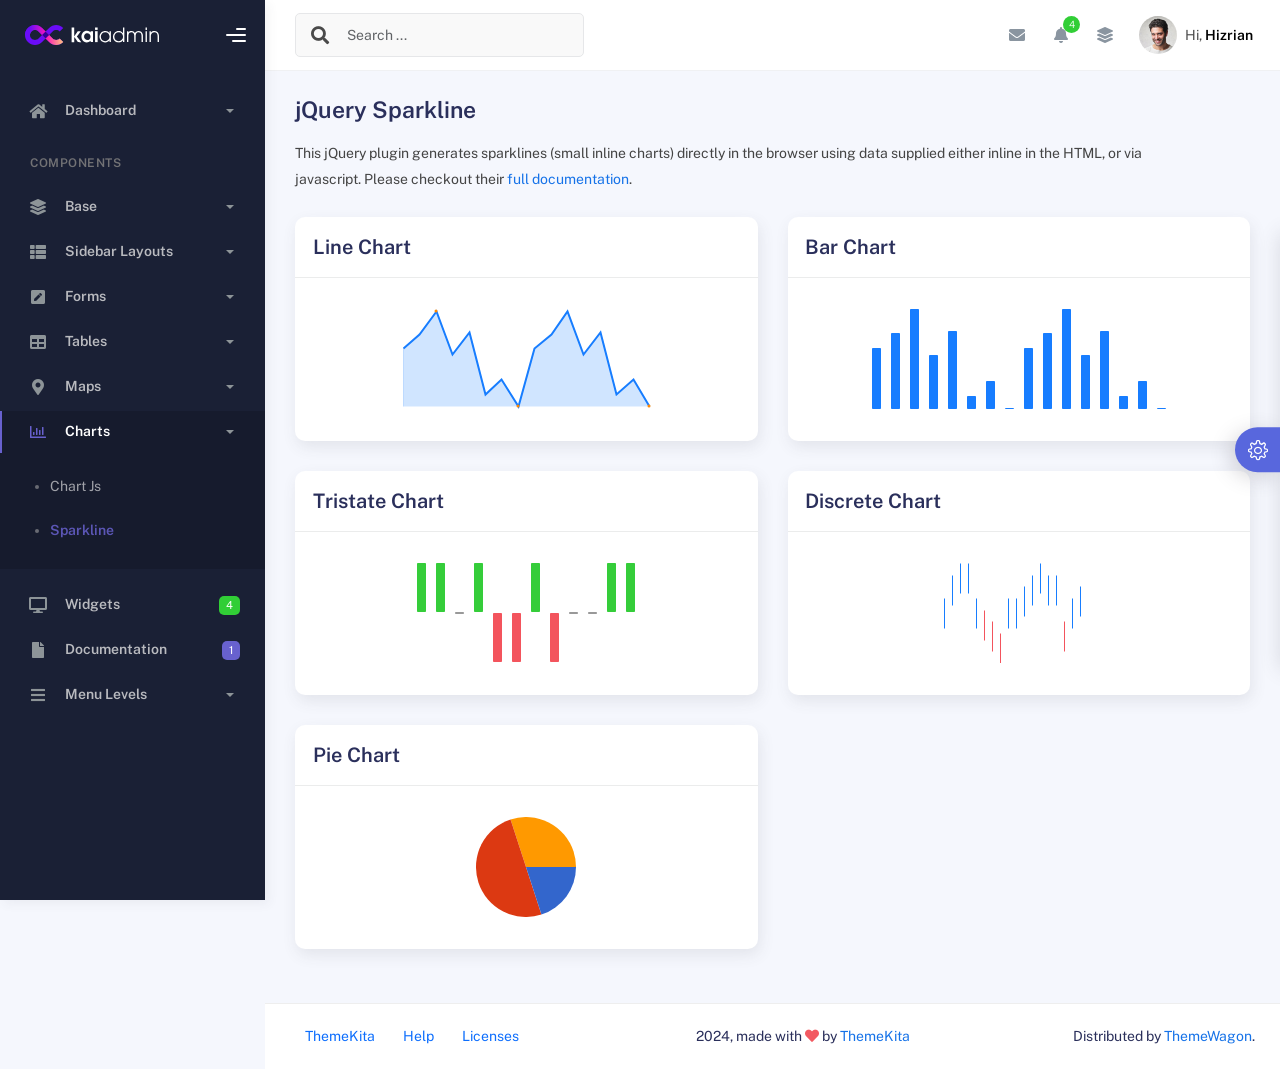
<file: admin_panel/charts/sparkline.html>
<!DOCTYPE html>
<html lang="en">
  <head>
    <meta http-equiv="X-UA-Compatible" content="IE=edge" />
    <title>Sparkline - Kaiadmin Bootstrap 5 Admin Dashboard</title>
    <meta
      content="width=device-width, initial-scale=1.0, shrink-to-fit=no"
      name="viewport"
    />
    <link
      rel="icon"
      href="../assets/img/kaiadmin/favicon.ico"
      type="image/x-icon"
    />

    <!-- Fonts and icons -->
    <script src="../assets/js/plugin/webfont/webfont.min.js"></script>
    <script>
      WebFont.load({
        google: { families: ["Public Sans:300,400,500,600,700"] },
        custom: {
          families: [
            "Font Awesome 5 Solid",
            "Font Awesome 5 Regular",
            "Font Awesome 5 Brands",
            "simple-line-icons",
          ],
          urls: ["../assets/css/fonts.min.css"],
        },
        active: function () {
          sessionStorage.fonts = true;
        },
      });
    </script>

    <!-- CSS Files -->
    <link rel="stylesheet" href="../assets/css/bootstrap.min.css" />
    <link rel="stylesheet" href="../assets/css/plugins.min.css" />
    <link rel="stylesheet" href="../assets/css/kaiadmin.min.css" />

    <!-- CSS Just for demo purpose, don't include it in your project -->
    <link rel="stylesheet" href="../assets/css/demo.css" />
  </head>
  <body>
    <div class="wrapper">
      <!-- Sidebar -->
      <div class="sidebar" data-background-color="dark">
        <div class="sidebar-logo">
          <!-- Logo Header -->
          <div class="logo-header" data-background-color="dark">
            <a href="../index.html" class="logo">
              <img
                src="../assets/img/kaiadmin/logo_light.svg"
                alt="navbar brand"
                class="navbar-brand"
                height="20"
              />
            </a>
            <div class="nav-toggle">
              <button class="btn btn-toggle toggle-sidebar">
                <i class="gg-menu-right"></i>
              </button>
              <button class="btn btn-toggle sidenav-toggler">
                <i class="gg-menu-left"></i>
              </button>
            </div>
            <button class="topbar-toggler more">
              <i class="gg-more-vertical-alt"></i>
            </button>
          </div>
          <!-- End Logo Header -->
        </div>
        <div class="sidebar-wrapper scrollbar scrollbar-inner">
          <div class="sidebar-content">
            <ul class="nav nav-secondary">
              <li class="nav-item">
                <a
                  data-bs-toggle="collapse"
                  href="#dashboard"
                  class="collapsed"
                  aria-expanded="false"
                >
                  <i class="fas fa-home"></i>
                  <p>Dashboard</p>
                  <span class="caret"></span>
                </a>
                <div class="collapse" id="dashboard">
                  <ul class="nav nav-collapse">
                    <li>
                      <a href="../../demo1/index.html">
                        <span class="sub-item">Dashboard 1</span>
                      </a>
                    </li>
                  </ul>
                </div>
              </li>
              <li class="nav-section">
                <span class="sidebar-mini-icon">
                  <i class="fa fa-ellipsis-h"></i>
                </span>
                <h4 class="text-section">Components</h4>
              </li>
              <li class="nav-item">
                <a data-bs-toggle="collapse" href="#base">
                  <i class="fas fa-layer-group"></i>
                  <p>Base</p>
                  <span class="caret"></span>
                </a>
                <div class="collapse" id="base">
                  <ul class="nav nav-collapse">
                    <li>
                      <a href="../components/avatars.html">
                        <span class="sub-item">Avatars</span>
                      </a>
                    </li>
                    <li>
                      <a href="../components/buttons.html">
                        <span class="sub-item">Buttons</span>
                      </a>
                    </li>
                    <li>
                      <a href="../components/gridsystem.html">
                        <span class="sub-item">Grid System</span>
                      </a>
                    </li>
                    <li>
                      <a href="../components/panels.html">
                        <span class="sub-item">Panels</span>
                      </a>
                    </li>
                    <li>
                      <a href="../components/notifications.html">
                        <span class="sub-item">Notifications</span>
                      </a>
                    </li>
                    <li>
                      <a href="../components/sweetalert.html">
                        <span class="sub-item">Sweet Alert</span>
                      </a>
                    </li>
                    <li>
                      <a href="../components/font-awesome-icons.html">
                        <span class="sub-item">Font Awesome Icons</span>
                      </a>
                    </li>
                    <li>
                      <a href="../components/simple-line-icons.html">
                        <span class="sub-item">Simple Line Icons</span>
                      </a>
                    </li>
                    <li>
                      <a href="../components/typography.html">
                        <span class="sub-item">Typography</span>
                      </a>
                    </li>
                  </ul>
                </div>
              </li>
              <li class="nav-item">
                <a data-bs-toggle="collapse" href="#sidebarLayouts">
                  <i class="fas fa-th-list"></i>
                  <p>Sidebar Layouts</p>
                  <span class="caret"></span>
                </a>
                <div class="collapse" id="sidebarLayouts">
                  <ul class="nav nav-collapse">
                    <li>
                      <a href="../sidebar-style-2.html">
                        <span class="sub-item">Sidebar Style 2</span>
                      </a>
                    </li>
                    <li>
                      <a href="../icon-menu.html">
                        <span class="sub-item">Icon Menu</span>
                      </a>
                    </li>
                  </ul>
                </div>
              </li>
              <li class="nav-item">
                <a data-bs-toggle="collapse" href="#forms">
                  <i class="fas fa-pen-square"></i>
                  <p>Forms</p>
                  <span class="caret"></span>
                </a>
                <div class="collapse" id="forms">
                  <ul class="nav nav-collapse">
                    <li>
                      <a href="../forms/forms.html">
                        <span class="sub-item">Basic Form</span>
                      </a>
                    </li>
                  </ul>
                </div>
              </li>
              <li class="nav-item">
                <a data-bs-toggle="collapse" href="#tables">
                  <i class="fas fa-table"></i>
                  <p>Tables</p>
                  <span class="caret"></span>
                </a>
                <div class="collapse" id="tables">
                  <ul class="nav nav-collapse">
                    <li>
                      <a href="../tables/tables.html">
                        <span class="sub-item">Basic Table</span>
                      </a>
                    </li>
                    <li>
                      <a href="../tables/datatables.html">
                        <span class="sub-item">Datatables</span>
                      </a>
                    </li>
                  </ul>
                </div>
              </li>
              <li class="nav-item">
                <a data-bs-toggle="collapse" href="#maps">
                  <i class="fas fa-map-marker-alt"></i>
                  <p>Maps</p>
                  <span class="caret"></span>
                </a>
                <div class="collapse" id="maps">
                  <ul class="nav nav-collapse">
                    <li>
                      <a href="../maps/googlemaps.html">
                        <span class="sub-item">Google Maps</span>
                      </a>
                    </li>
                    <li>
                      <a href="../maps/jsvectormap.html">
                        <span class="sub-item">Jsvectormap</span>
                      </a>
                    </li>
                  </ul>
                </div>
              </li>
              <li class="nav-item active submenu">
                <a data-bs-toggle="collapse" href="#charts">
                  <i class="far fa-chart-bar"></i>
                  <p>Charts</p>
                  <span class="caret"></span>
                </a>
                <div class="collapse show" id="charts">
                  <ul class="nav nav-collapse">
                    <li>
                      <a href="../charts/charts.html">
                        <span class="sub-item">Chart Js</span>
                      </a>
                    </li>
                    <li class="active">
                      <a href="../charts/sparkline.html">
                        <span class="sub-item">Sparkline</span>
                      </a>
                    </li>
                  </ul>
                </div>
              </li>
              <li class="nav-item">
                <a href="../widgets.html">
                  <i class="fas fa-desktop"></i>
                  <p>Widgets</p>
                  <span class="badge badge-success">4</span>
                </a>
              </li>
              <li class="nav-item">
                <a href="../../../documentation/index.html">
                  <i class="fas fa-file"></i>
                  <p>Documentation</p>
                  <span class="badge badge-secondary">1</span>
                </a>
              </li>
              <li class="nav-item">
                <a data-bs-toggle="collapse" href="#submenu">
                  <i class="fas fa-bars"></i>
                  <p>Menu Levels</p>
                  <span class="caret"></span>
                </a>
                <div class="collapse" id="submenu">
                  <ul class="nav nav-collapse">
                    <li>
                      <a data-bs-toggle="collapse" href="#subnav1">
                        <span class="sub-item">Level 1</span>
                        <span class="caret"></span>
                      </a>
                      <div class="collapse" id="subnav1">
                        <ul class="nav nav-collapse subnav">
                          <li>
                            <a href="#">
                              <span class="sub-item">Level 2</span>
                            </a>
                          </li>
                          <li>
                            <a href="#">
                              <span class="sub-item">Level 2</span>
                            </a>
                          </li>
                        </ul>
                      </div>
                    </li>
                    <li>
                      <a data-bs-toggle="collapse" href="#subnav2">
                        <span class="sub-item">Level 1</span>
                        <span class="caret"></span>
                      </a>
                      <div class="collapse" id="subnav2">
                        <ul class="nav nav-collapse subnav">
                          <li>
                            <a href="#">
                              <span class="sub-item">Level 2</span>
                            </a>
                          </li>
                        </ul>
                      </div>
                    </li>
                    <li>
                      <a href="#">
                        <span class="sub-item">Level 1</span>
                      </a>
                    </li>
                  </ul>
                </div>
              </li>
            </ul>
          </div>
        </div>
      </div>
      <!-- End Sidebar -->

      <div class="main-panel">
        <div class="main-header">
          <div class="main-header-logo">
            <!-- Logo Header -->
            <div class="logo-header" data-background-color="dark">
              <a href="../index.html" class="logo">
                <img
                  src="../assets/img/kaiadmin/logo_light.svg"
                  alt="navbar brand"
                  class="navbar-brand"
                  height="20"
                />
              </a>
              <div class="nav-toggle">
                <button class="btn btn-toggle toggle-sidebar">
                  <i class="gg-menu-right"></i>
                </button>
                <button class="btn btn-toggle sidenav-toggler">
                  <i class="gg-menu-left"></i>
                </button>
              </div>
              <button class="topbar-toggler more">
                <i class="gg-more-vertical-alt"></i>
              </button>
            </div>
            <!-- End Logo Header -->
          </div>
          <!-- Navbar Header -->
          <nav
            class="navbar navbar-header navbar-header-transparent navbar-expand-lg border-bottom"
          >
            <div class="container-fluid">
              <nav
                class="navbar navbar-header-left navbar-expand-lg navbar-form nav-search p-0 d-none d-lg-flex"
              >
                <div class="input-group">
                  <div class="input-group-prepend">
                    <button type="submit" class="btn btn-search pe-1">
                      <i class="fa fa-search search-icon"></i>
                    </button>
                  </div>
                  <input
                    type="text"
                    placeholder="Search ..."
                    class="form-control"
                  />
                </div>
              </nav>

              <ul class="navbar-nav topbar-nav ms-md-auto align-items-center">
                <li
                  class="nav-item topbar-icon dropdown hidden-caret d-flex d-lg-none"
                >
                  <a
                    class="nav-link dropdown-toggle"
                    data-bs-toggle="dropdown"
                    href="#"
                    role="button"
                    aria-expanded="false"
                    aria-haspopup="true"
                  >
                    <i class="fa fa-search"></i>
                  </a>
                  <ul class="dropdown-menu dropdown-search animated fadeIn">
                    <form class="navbar-left navbar-form nav-search">
                      <div class="input-group">
                        <input
                          type="text"
                          placeholder="Search ..."
                          class="form-control"
                        />
                      </div>
                    </form>
                  </ul>
                </li>
                <li class="nav-item topbar-icon dropdown hidden-caret">
                  <a
                    class="nav-link dropdown-toggle"
                    href="#"
                    id="messageDropdown"
                    role="button"
                    data-bs-toggle="dropdown"
                    aria-haspopup="true"
                    aria-expanded="false"
                  >
                    <i class="fa fa-envelope"></i>
                  </a>
                  <ul
                    class="dropdown-menu messages-notif-box animated fadeIn"
                    aria-labelledby="messageDropdown"
                  >
                    <li>
                      <div
                        class="dropdown-title d-flex justify-content-between align-items-center"
                      >
                        Messages
                        <a href="#" class="small">Mark all as read</a>
                      </div>
                    </li>
                    <li>
                      <div class="message-notif-scroll scrollbar-outer">
                        <div class="notif-center">
                          <a href="#">
                            <div class="notif-img">
                              <img
                                src="../assets/img/jm_denis.jpg"
                                alt="Img Profile"
                              />
                            </div>
                            <div class="notif-content">
                              <span class="subject">Jimmy Denis</span>
                              <span class="block"> How are you ? </span>
                              <span class="time">5 minutes ago</span>
                            </div>
                          </a>
                          <a href="#">
                            <div class="notif-img">
                              <img
                                src="../assets/img/chadengle.jpg"
                                alt="Img Profile"
                              />
                            </div>
                            <div class="notif-content">
                              <span class="subject">Chad</span>
                              <span class="block"> Ok, Thanks ! </span>
                              <span class="time">12 minutes ago</span>
                            </div>
                          </a>
                          <a href="#">
                            <div class="notif-img">
                              <img
                                src="../assets/img/mlane.jpg"
                                alt="Img Profile"
                              />
                            </div>
                            <div class="notif-content">
                              <span class="subject">Jhon Doe</span>
                              <span class="block">
                                Ready for the meeting today...
                              </span>
                              <span class="time">12 minutes ago</span>
                            </div>
                          </a>
                          <a href="#">
                            <div class="notif-img">
                              <img
                                src="../assets/img/talha.jpg"
                                alt="Img Profile"
                              />
                            </div>
                            <div class="notif-content">
                              <span class="subject">Talha</span>
                              <span class="block"> Hi, Apa Kabar ? </span>
                              <span class="time">17 minutes ago</span>
                            </div>
                          </a>
                        </div>
                      </div>
                    </li>
                    <li>
                      <a class="see-all" href="javascript:void(0);"
                        >See all messages<i class="fa fa-angle-right"></i>
                      </a>
                    </li>
                  </ul>
                </li>
                <li class="nav-item topbar-icon dropdown hidden-caret">
                  <a
                    class="nav-link dropdown-toggle"
                    href="#"
                    id="notifDropdown"
                    role="button"
                    data-bs-toggle="dropdown"
                    aria-haspopup="true"
                    aria-expanded="false"
                  >
                    <i class="fa fa-bell"></i>
                    <span class="notification">4</span>
                  </a>
                  <ul
                    class="dropdown-menu notif-box animated fadeIn"
                    aria-labelledby="notifDropdown"
                  >
                    <li>
                      <div class="dropdown-title">
                        You have 4 new notification
                      </div>
                    </li>
                    <li>
                      <div class="notif-scroll scrollbar-outer">
                        <div class="notif-center">
                          <a href="#">
                            <div class="notif-icon notif-primary">
                              <i class="fa fa-user-plus"></i>
                            </div>
                            <div class="notif-content">
                              <span class="block"> New user registered </span>
                              <span class="time">5 minutes ago</span>
                            </div>
                          </a>
                          <a href="#">
                            <div class="notif-icon notif-success">
                              <i class="fa fa-comment"></i>
                            </div>
                            <div class="notif-content">
                              <span class="block">
                                Rahmad commented on Admin
                              </span>
                              <span class="time">12 minutes ago</span>
                            </div>
                          </a>
                          <a href="#">
                            <div class="notif-img">
                              <img
                                src="../assets/img/profile2.jpg"
                                alt="Img Profile"
                              />
                            </div>
                            <div class="notif-content">
                              <span class="block">
                                Reza send messages to you
                              </span>
                              <span class="time">12 minutes ago</span>
                            </div>
                          </a>
                          <a href="#">
                            <div class="notif-icon notif-danger">
                              <i class="fa fa-heart"></i>
                            </div>
                            <div class="notif-content">
                              <span class="block"> Farrah liked Admin </span>
                              <span class="time">17 minutes ago</span>
                            </div>
                          </a>
                        </div>
                      </div>
                    </li>
                    <li>
                      <a class="see-all" href="javascript:void(0);"
                        >See all notifications<i class="fa fa-angle-right"></i>
                      </a>
                    </li>
                  </ul>
                </li>
                <li class="nav-item topbar-icon dropdown hidden-caret">
                  <a
                    class="nav-link"
                    data-bs-toggle="dropdown"
                    href="#"
                    aria-expanded="false"
                  >
                    <i class="fas fa-layer-group"></i>
                  </a>
                  <div class="dropdown-menu quick-actions animated fadeIn">
                    <div class="quick-actions-header">
                      <span class="title mb-1">Quick Actions</span>
                      <span class="subtitle op-7">Shortcuts</span>
                    </div>
                    <div class="quick-actions-scroll scrollbar-outer">
                      <div class="quick-actions-items">
                        <div class="row m-0">
                          <a class="col-6 col-md-4 p-0" href="#">
                            <div class="quick-actions-item">
                              <div class="avatar-item bg-danger rounded-circle">
                                <i class="far fa-calendar-alt"></i>
                              </div>
                              <span class="text">Calendar</span>
                            </div>
                          </a>
                          <a class="col-6 col-md-4 p-0" href="#">
                            <div class="quick-actions-item">
                              <div
                                class="avatar-item bg-warning rounded-circle"
                              >
                                <i class="fas fa-map"></i>
                              </div>
                              <span class="text">Maps</span>
                            </div>
                          </a>
                          <a class="col-6 col-md-4 p-0" href="#">
                            <div class="quick-actions-item">
                              <div class="avatar-item bg-info rounded-circle">
                                <i class="fas fa-file-excel"></i>
                              </div>
                              <span class="text">Reports</span>
                            </div>
                          </a>
                          <a class="col-6 col-md-4 p-0" href="#">
                            <div class="quick-actions-item">
                              <div
                                class="avatar-item bg-success rounded-circle"
                              >
                                <i class="fas fa-envelope"></i>
                              </div>
                              <span class="text">Emails</span>
                            </div>
                          </a>
                          <a class="col-6 col-md-4 p-0" href="#">
                            <div class="quick-actions-item">
                              <div
                                class="avatar-item bg-primary rounded-circle"
                              >
                                <i class="fas fa-file-invoice-dollar"></i>
                              </div>
                              <span class="text">Invoice</span>
                            </div>
                          </a>
                          <a class="col-6 col-md-4 p-0" href="#">
                            <div class="quick-actions-item">
                              <div
                                class="avatar-item bg-secondary rounded-circle"
                              >
                                <i class="fas fa-credit-card"></i>
                              </div>
                              <span class="text">Payments</span>
                            </div>
                          </a>
                        </div>
                      </div>
                    </div>
                  </div>
                </li>

                <li class="nav-item topbar-user dropdown hidden-caret">
                  <a
                    class="dropdown-toggle profile-pic"
                    data-bs-toggle="dropdown"
                    href="#"
                    aria-expanded="false"
                  >
                    <div class="avatar-sm">
                      <img
                        src="../assets/img/profile.jpg"
                        alt="..."
                        class="avatar-img rounded-circle"
                      />
                    </div>
                    <span class="profile-username">
                      <span class="op-7">Hi,</span>
                      <span class="fw-bold">Hizrian</span>
                    </span>
                  </a>
                  <ul class="dropdown-menu dropdown-user animated fadeIn">
                    <div class="dropdown-user-scroll scrollbar-outer">
                      <li>
                        <div class="user-box">
                          <div class="avatar-lg">
                            <img
                              src="../assets/img/profile.jpg"
                              alt="image profile"
                              class="avatar-img rounded"
                            />
                          </div>
                          <div class="u-text">
                            <h4>Hizrian</h4>
                            <p class="text-muted">hello@example.com</p>
                            <a
                              href="profile.html"
                              class="btn btn-xs btn-secondary btn-sm"
                              >View Profile</a
                            >
                          </div>
                        </div>
                      </li>
                      <li>
                        <div class="dropdown-divider"></div>
                        <a class="dropdown-item" href="#">My Profile</a>
                        <a class="dropdown-item" href="#">My Balance</a>
                        <a class="dropdown-item" href="#">Inbox</a>
                        <div class="dropdown-divider"></div>
                        <a class="dropdown-item" href="#">Account Setting</a>
                        <div class="dropdown-divider"></div>
                        <a class="dropdown-item" href="#">Logout</a>
                      </li>
                    </div>
                  </ul>
                </li>
              </ul>
            </div>
          </nav>
          <!-- End Navbar -->
        </div>

        <div class="container">
          <div class="page-inner">
            <h3 class="fw-bold mb-3">jQuery Sparkline</h3>
            <div class="page-category pe-md-5">
              This jQuery plugin generates sparklines (small inline charts)
              directly in the browser using data supplied either inline in the
              HTML, or via javascript. Please checkout their
              <a
                href="https://omnipotent.net/jquery.sparkline/#s-docs"
                target="_blank"
                >full documentation</a
              >.
            </div>
            <div class="row">
              <div class="col-md-6">
                <div class="card">
                  <div class="card-header">
                    <div class="card-title">Line Chart</div>
                  </div>
                  <div class="card-body">
                    <div class="d-flex justify-content-center p-3">
                      <div id="lineChart"></div>
                    </div>
                  </div>
                </div>
              </div>
              <div class="col-md-6">
                <div class="card">
                  <div class="card-header">
                    <div class="card-title">Bar Chart</div>
                  </div>
                  <div class="card-body">
                    <div class="d-flex justify-content-center p-3">
                      <div id="barChart"></div>
                    </div>
                  </div>
                </div>
              </div>
              <div class="col-md-6">
                <div class="card">
                  <div class="card-header">
                    <div class="card-title">Tristate Chart</div>
                  </div>
                  <div class="card-body">
                    <div class="d-flex justify-content-center p-3">
                      <div id="sparktristateChart"></div>
                    </div>
                  </div>
                </div>
              </div>
              <div class="col-md-6">
                <div class="card">
                  <div class="card-header">
                    <div class="card-title">Discrete Chart</div>
                  </div>
                  <div class="card-body">
                    <div class="d-flex justify-content-center p-3">
                      <div id="discreteChart"></div>
                    </div>
                  </div>
                </div>
              </div>
              <div class="col-md-6">
                <div class="card">
                  <div class="card-header">
                    <div class="card-title">Pie Chart</div>
                  </div>
                  <div class="card-body">
                    <div class="d-flex justify-content-center p-3">
                      <div id="pieChart"></div>
                    </div>
                  </div>
                </div>
              </div>
            </div>
          </div>
        </div>

        <footer class="footer">
          <div class="container-fluid d-flex justify-content-between">
            <nav class="pull-left">
              <ul class="nav">
                <li class="nav-item">
                  <a class="nav-link" href="http://www.themekita.com">
                    ThemeKita
                  </a>
                </li>
                <li class="nav-item">
                  <a class="nav-link" href="#"> Help </a>
                </li>
                <li class="nav-item">
                  <a class="nav-link" href="#"> Licenses </a>
                </li>
              </ul>
            </nav>
            <div class="copyright">
              2024, made with <i class="fa fa-heart heart text-danger"></i> by
              <a href="http://www.themekita.com">ThemeKita</a>
            </div>
            <div>
              Distributed by
              <a target="_blank" href="https://themewagon.com/">ThemeWagon</a>.
            </div>
          </div>
        </footer>
      </div>

      <!-- Custom template | don't include it in your project! -->
      <div class="custom-template">
        <div class="title">Settings</div>
        <div class="custom-content">
          <div class="switcher">
            <div class="switch-block">
              <h4>Logo Header</h4>
              <div class="btnSwitch">
                <button
                  type="button"
                  class="selected changeLogoHeaderColor"
                  data-color="dark"
                ></button>
                <button
                  type="button"
                  class="selected changeLogoHeaderColor"
                  data-color="blue"
                ></button>
                <button
                  type="button"
                  class="changeLogoHeaderColor"
                  data-color="purple"
                ></button>
                <button
                  type="button"
                  class="changeLogoHeaderColor"
                  data-color="light-blue"
                ></button>
                <button
                  type="button"
                  class="changeLogoHeaderColor"
                  data-color="green"
                ></button>
                <button
                  type="button"
                  class="changeLogoHeaderColor"
                  data-color="orange"
                ></button>
                <button
                  type="button"
                  class="changeLogoHeaderColor"
                  data-color="red"
                ></button>
                <button
                  type="button"
                  class="changeLogoHeaderColor"
                  data-color="white"
                ></button>
                <br />
                <button
                  type="button"
                  class="changeLogoHeaderColor"
                  data-color="dark2"
                ></button>
                <button
                  type="button"
                  class="changeLogoHeaderColor"
                  data-color="blue2"
                ></button>
                <button
                  type="button"
                  class="changeLogoHeaderColor"
                  data-color="purple2"
                ></button>
                <button
                  type="button"
                  class="changeLogoHeaderColor"
                  data-color="light-blue2"
                ></button>
                <button
                  type="button"
                  class="changeLogoHeaderColor"
                  data-color="green2"
                ></button>
                <button
                  type="button"
                  class="changeLogoHeaderColor"
                  data-color="orange2"
                ></button>
                <button
                  type="button"
                  class="changeLogoHeaderColor"
                  data-color="red2"
                ></button>
              </div>
            </div>
            <div class="switch-block">
              <h4>Navbar Header</h4>
              <div class="btnSwitch">
                <button
                  type="button"
                  class="changeTopBarColor"
                  data-color="dark"
                ></button>
                <button
                  type="button"
                  class="changeTopBarColor"
                  data-color="blue"
                ></button>
                <button
                  type="button"
                  class="changeTopBarColor"
                  data-color="purple"
                ></button>
                <button
                  type="button"
                  class="changeTopBarColor"
                  data-color="light-blue"
                ></button>
                <button
                  type="button"
                  class="changeTopBarColor"
                  data-color="green"
                ></button>
                <button
                  type="button"
                  class="changeTopBarColor"
                  data-color="orange"
                ></button>
                <button
                  type="button"
                  class="changeTopBarColor"
                  data-color="red"
                ></button>
                <button
                  type="button"
                  class="changeTopBarColor"
                  data-color="white"
                ></button>
                <br />
                <button
                  type="button"
                  class="changeTopBarColor"
                  data-color="dark2"
                ></button>
                <button
                  type="button"
                  class="selected changeTopBarColor"
                  data-color="blue2"
                ></button>
                <button
                  type="button"
                  class="changeTopBarColor"
                  data-color="purple2"
                ></button>
                <button
                  type="button"
                  class="changeTopBarColor"
                  data-color="light-blue2"
                ></button>
                <button
                  type="button"
                  class="changeTopBarColor"
                  data-color="green2"
                ></button>
                <button
                  type="button"
                  class="changeTopBarColor"
                  data-color="orange2"
                ></button>
                <button
                  type="button"
                  class="changeTopBarColor"
                  data-color="red2"
                ></button>
              </div>
            </div>
            <div class="switch-block">
              <h4>Sidebar</h4>
              <div class="btnSwitch">
                <button
                  type="button"
                  class="selected changeSideBarColor"
                  data-color="white"
                ></button>
                <button
                  type="button"
                  class="changeSideBarColor"
                  data-color="dark"
                ></button>
                <button
                  type="button"
                  class="changeSideBarColor"
                  data-color="dark2"
                ></button>
              </div>
            </div>
          </div>
        </div>
        <div class="custom-toggle">
          <i class="icon-settings"></i>
        </div>
      </div>
      <!-- End Custom template -->
    </div>
    <!--   Core JS Files   -->
    <script src="../assets/js/core/jquery-3.7.1.min.js"></script>
    <script src="../assets/js/core/popper.min.js"></script>
    <script src="../assets/js/core/bootstrap.min.js"></script>
    <!-- Sparkline -->
    <script src="../assets/js/plugin/jquery.sparkline/jquery.sparkline.min.js"></script>
    <!-- jQuery Scrollbar -->
    <script src="../assets/js/plugin/jquery-scrollbar/jquery.scrollbar.min.js"></script>
    <!-- Kaiadmin JS -->
    <script src="../assets/js/kaiadmin.min.js"></script>
    <!-- Kaiadmin DEMO methods, don't include it in your project! -->
    <script src="../assets/js/setting-demo2.js"></script>
    <script>
      $("#lineChart").sparkline(
        [
          102, 109, 120, 99, 110, 80, 87, 74, 102, 109, 120, 99, 110, 80, 87,
          74,
        ],
        {
          type: "line",
          height: "100",
          width: "250",
          lineWidth: "2",
          lineColor: "#177dff",
          fillColor: "rgba(23, 125, 255, 0.2)",
        }
      );

      $("#barChart").sparkline(
        [
          102, 109, 120, 99, 110, 80, 87, 74, 102, 109, 120, 99, 110, 80, 87,
          74,
        ],
        {
          type: "bar",
          height: "100",
          barWidth: 9,
          barSpacing: 10,
          barColor: "#177dff",
        }
      );

      $("#sparktristateChart").sparkline(
        [1, 1, 0, 1, -1, -1, 1, -1, 0, 0, 1, 1],
        {
          type: "tristate",
          posBarColor: "#35cd3a",
          negBarColor: "#f3545d",
          height: "100",
          barWidth: 9,
          barSpacing: 10,
        }
      );

      $("#discreteChart").sparkline(
        [4, 6, 7, 7, 4, 3, 2, 1, 4, 4, 5, 6, 7, 6, 6, 2, 4, 5],
        {
          type: "discrete",
          lineColor: "#177dff",
          thresholdColor: "#f3545d",
          thresholdValue: 4,
          height: "100",
          width: "150",
        }
      );

      $("#pieChart").sparkline([20, 50, 30], {
        type: "pie",
        height: "100",
      });
    </script>
  </body>
</html>
</file>
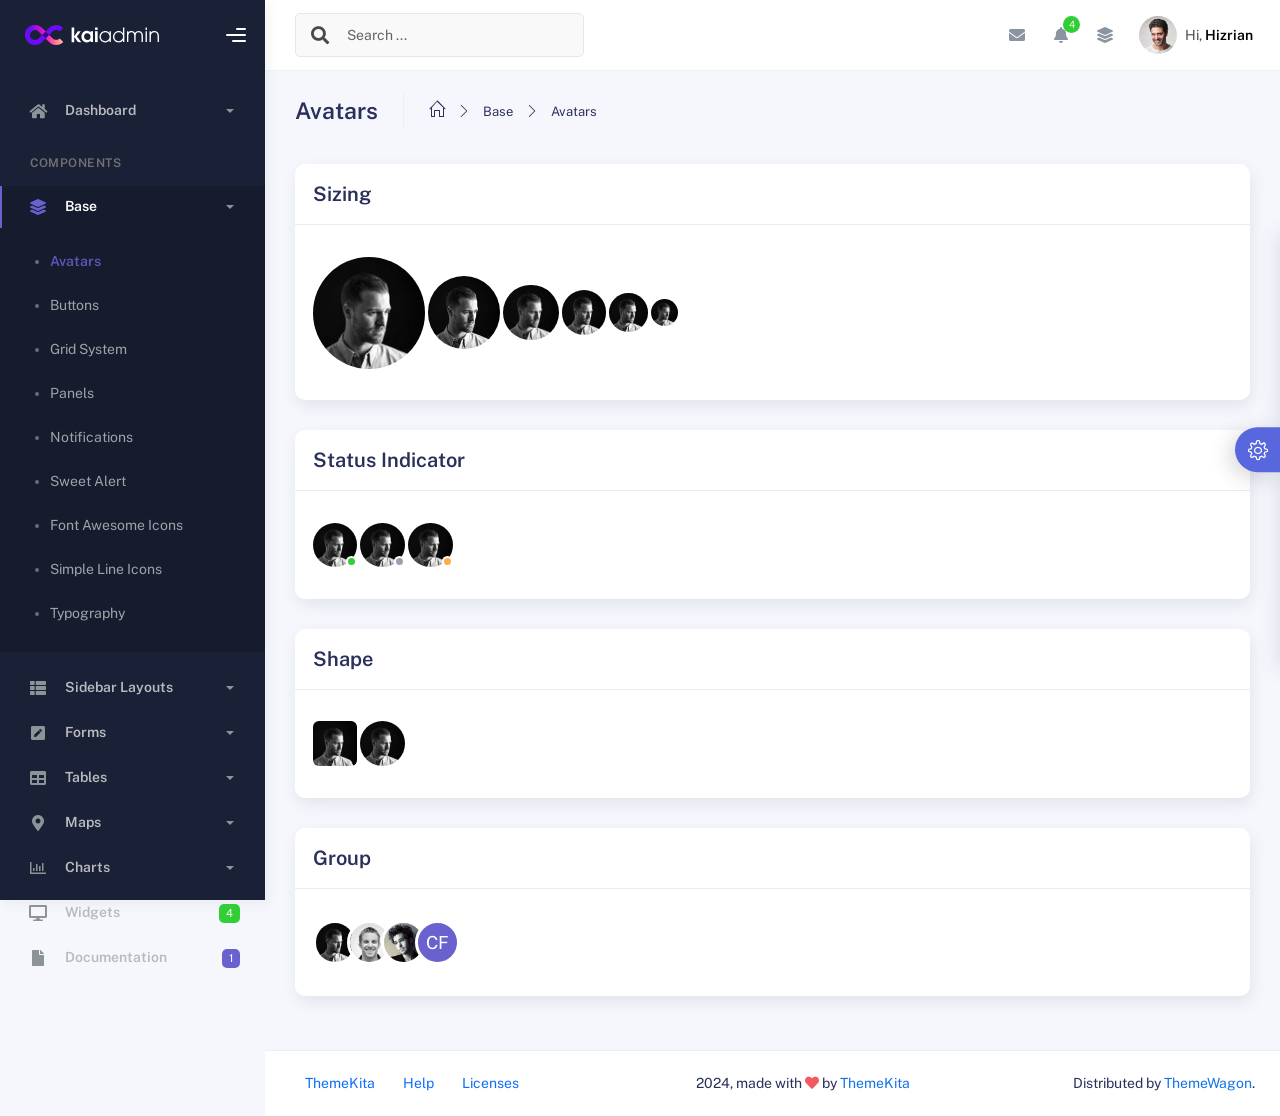
<file: admin_panel/components/avatars.html>
<!DOCTYPE html>
<html lang="en">
<head>
	<meta http-equiv="X-UA-Compatible" content="IE=edge" />
	<title>Avatars - Kaiadmin Bootstrap 5 Admin Dashboard</title>
	<meta content='width=device-width, initial-scale=1.0, shrink-to-fit=no' name='viewport' />
	<link rel="icon" href="../assets/img/kaiadmin/favicon.ico" type="image/x-icon"/>

	<!-- Fonts and icons -->
	<script src="../assets/js/plugin/webfont/webfont.min.js"></script>
	<script>
		WebFont.load({
			google: {"families":["Public Sans:300,400,500,600,700"]},
			custom: {"families":["Font Awesome 5 Solid", "Font Awesome 5 Regular", "Font Awesome 5 Brands", "simple-line-icons"], urls: ['../assets/css/fonts.min.css']},
			active: function() {
				sessionStorage.fonts = true;
			}
		});
	</script>

	<!-- CSS Files -->
	<link rel="stylesheet" href="../assets/css/bootstrap.min.css">
	<link rel="stylesheet" href="../assets/css/plugins.min.css">
	<link rel="stylesheet" href="../assets/css/kaiadmin.min.css">

	<!-- CSS Just for demo purpose, don't include it in your project -->
	<link rel="stylesheet" href="../assets/css/demo.css">
</head>
<body>
	<div class="wrapper">
		<!-- Sidebar -->
		<div class="sidebar" data-background-color="dark">
			<div class="sidebar-logo">
				<!-- Logo Header -->
				<div class="logo-header" data-background-color="dark">

					<a href="../index.html" class="logo">
						<img src="../assets/img/kaiadmin/logo_light.svg" alt="navbar brand" class="navbar-brand" height="20">
					</a>
					<div class="nav-toggle">
						<button class="btn btn-toggle toggle-sidebar">
							<i class="gg-menu-right"></i>
						</button>
						<button class="btn btn-toggle sidenav-toggler">
							<i class="gg-menu-left"></i>
						</button>
					</div>
					<button class="topbar-toggler more">
						<i class="gg-more-vertical-alt"></i>
					</button>
				</div>
				<!-- End Logo Header -->	
			</div>	
			<div class="sidebar-wrapper scrollbar scrollbar-inner">
				<div class="sidebar-content">
					<ul class="nav nav-secondary">
						<li class="nav-item">
							<a data-bs-toggle="collapse" href="#dashboard" class="collapsed" aria-expanded="false">
								<i class="fas fa-home"></i>
								<p>Dashboard</p>
								<span class="caret"></span>
							</a>
							<div class="collapse" id="dashboard">
								<ul class="nav nav-collapse">
									<li>
										<a href="../../demo1/index.html">
											<span class="sub-item">Dashboard 1</span>
										</a>
									</li>
								</ul>
							</div>
						</li>
						<li class="nav-section">
							<span class="sidebar-mini-icon">
								<i class="fa fa-ellipsis-h"></i>
							</span>
							<h4 class="text-section">Components</h4>
						</li>
						<li class="nav-item active submenu">
							<a data-bs-toggle="collapse" href="#base">
								<i class="fas fa-layer-group"></i>
								<p>Base</p>
								<span class="caret"></span>
							</a>
							<div class="collapse show" id="base">
								<ul class="nav nav-collapse">
									<li class="active">
										<a href="../components/avatars.html">
											<span class="sub-item">Avatars</span>
										</a>
									</li>
									<li>
										<a href="../components/buttons.html">
											<span class="sub-item">Buttons</span>
										</a>
									</li>
									<li>
										<a href="../components/gridsystem.html">
											<span class="sub-item">Grid System</span>
										</a>
									</li>
									<li>
										<a href="../components/panels.html">
											<span class="sub-item">Panels</span>
										</a>
									</li>
									<li>
										<a href="../components/notifications.html">
											<span class="sub-item">Notifications</span>
										</a>
									</li>
									<li>
										<a href="../components/sweetalert.html">
											<span class="sub-item">Sweet Alert</span>
										</a>
									</li>
									<li>
										<a href="../components/font-awesome-icons.html">
											<span class="sub-item">Font Awesome Icons</span>
										</a>
									</li>
									<li>
										<a href="../components/simple-line-icons.html">
											<span class="sub-item">Simple Line Icons</span>
										</a>
									</li>
									<li>
										<a href="../components/typography.html">
											<span class="sub-item">Typography</span>
										</a>
									</li>
								</ul>
							</div>
						</li>
						<li class="nav-item">
							<a data-bs-toggle="collapse" href="#sidebarLayouts">
								<i class="fas fa-th-list"></i>
								<p>Sidebar Layouts</p>
								<span class="caret"></span>
							</a>
							<div class="collapse" id="sidebarLayouts">
								<ul class="nav nav-collapse">
									<li>
										<a href="../sidebar-style-2.html">
											<span class="sub-item">Sidebar Style 2</span>
										</a>
									</li>
									<li>
										<a href="../icon-menu.html">
											<span class="sub-item">Icon Menu</span>
										</a>
									</li>
								</ul>
							</div>
						</li>
						<li class="nav-item">
							<a data-bs-toggle="collapse" href="#forms">
								<i class="fas fa-pen-square"></i>
								<p>Forms</p>
								<span class="caret"></span>
							</a>
							<div class="collapse" id="forms">
								<ul class="nav nav-collapse">
									<li>
										<a href="../forms/forms.html">
											<span class="sub-item">Basic Form</span>
										</a>
									</li>
								</ul>
							</div>
						</li>
						<li class="nav-item">
							<a data-bs-toggle="collapse" href="#tables">
								<i class="fas fa-table"></i>
								<p>Tables</p>
								<span class="caret"></span>
							</a>
							<div class="collapse" id="tables">
								<ul class="nav nav-collapse">
									<li>
										<a href="../tables/tables.html">
											<span class="sub-item">Basic Table</span>
										</a>
									</li>
									<li>
										<a href="../tables/datatables.html">
											<span class="sub-item">Datatables</span>
										</a>
									</li>
								</ul>
							</div>
						</li>
						<li class="nav-item">
							<a data-bs-toggle="collapse" href="#maps">
								<i class="fas fa-map-marker-alt"></i>
								<p>Maps</p>
								<span class="caret"></span>
							</a>
							<div class="collapse" id="maps">
								<ul class="nav nav-collapse">
									<li>
										<a href="../maps/googlemaps.html">
											<span class="sub-item">Google Maps</span>
										</a>
									</li>
									<li>
										<a href="../maps/jsvectormap.html">
											<span class="sub-item">Jsvectormap</span>
										</a>
									</li>
								</ul>
							</div>
						</li>
						<li class="nav-item">
							<a data-bs-toggle="collapse" href="#charts">
								<i class="far fa-chart-bar"></i>
								<p>Charts</p>
								<span class="caret"></span>
							</a>
							<div class="collapse" id="charts">
								<ul class="nav nav-collapse">
									<li>
										<a href="../charts/charts.html">
											<span class="sub-item">Chart Js</span>
										</a>
									</li>
									<li>
										<a href="../charts/sparkline.html">
											<span class="sub-item">Sparkline</span>
										</a>
									</li>
								</ul>
							</div>
						</li>
						<li class="nav-item">
							<a href="../widgets.html">
								<i class="fas fa-desktop"></i>
								<p>Widgets</p>
								<span class="badge badge-success">4</span>
							</a>
						</li>
						<li class="nav-item">
							<a href="../../../documentation/index.html">
							  <i class="fas fa-file"></i>
							  <p>Documentation</p>
							  <span class="badge badge-secondary">1</span>
							</a>
						</li>
						<li class="nav-item">
							<a data-bs-toggle="collapse" href="#submenu">
								<i class="fas fa-bars"></i>
								<p>Menu Levels</p>
								<span class="caret"></span>
							</a>
							<div class="collapse" id="submenu">
								<ul class="nav nav-collapse">
									<li>
										<a data-bs-toggle="collapse" href="#subnav1">
											<span class="sub-item">Level 1</span>
											<span class="caret"></span>
										</a>
										<div class="collapse" id="subnav1">
											<ul class="nav nav-collapse subnav">
												<li>
													<a href="#">
														<span class="sub-item">Level 2</span>
													</a>
												</li>
												<li>
													<a href="#">
														<span class="sub-item">Level 2</span>
													</a>
												</li>
											</ul>
										</div>
									</li>
									<li>
										<a data-bs-toggle="collapse" href="#subnav2">
											<span class="sub-item">Level 1</span>
											<span class="caret"></span>
										</a>
										<div class="collapse" id="subnav2">
											<ul class="nav nav-collapse subnav">
												<li>
													<a href="#">
														<span class="sub-item">Level 2</span>
													</a>
												</li>
											</ul>
										</div>
									</li>
									<li>
										<a href="#">
											<span class="sub-item">Level 1</span>
										</a>
									</li>
								</ul>
							</div>
						</li>
					</ul>
				</div>
			</div>
		</div>
		<!-- End Sidebar -->

		<div class="main-panel">
			<div class="main-header">
				<div class="main-header-logo">
					<!-- Logo Header -->
					<div class="logo-header" data-background-color="dark">

						<a href="../index.html" class="logo">
							<img src="../assets/img/kaiadmin/logo_light.svg" alt="navbar brand" class="navbar-brand" height="20">
						</a>
						<div class="nav-toggle">
							<button class="btn btn-toggle toggle-sidebar">
								<i class="gg-menu-right"></i>
							</button>
							<button class="btn btn-toggle sidenav-toggler">
								<i class="gg-menu-left"></i>
							</button>
						</div>
						<button class="topbar-toggler more">
							<i class="gg-more-vertical-alt"></i>
						</button>

					</div>
					<!-- End Logo Header -->
				</div>
				<!-- Navbar Header -->
				<nav class="navbar navbar-header navbar-header-transparent navbar-expand-lg border-bottom">

					<div class="container-fluid">
						<nav class="navbar navbar-header-left navbar-expand-lg navbar-form nav-search p-0 d-none d-lg-flex">
							<div class="input-group">
								<div class="input-group-prepend">
									<button type="submit" class="btn btn-search pe-1">
										<i class="fa fa-search search-icon"></i>
									</button>
								</div>
								<input type="text" placeholder="Search ..." class="form-control">
							</div>
						</nav>

						<ul class="navbar-nav topbar-nav ms-md-auto align-items-center">
							<li class="nav-item topbar-icon dropdown hidden-caret d-flex d-lg-none">
								<a class="nav-link dropdown-toggle" data-bs-toggle="dropdown" href="#" role="button" aria-expanded="false" aria-haspopup="true">
									<i class="fa fa-search"></i>
								</a>
								<ul class="dropdown-menu dropdown-search animated fadeIn">
									<form class="navbar-left navbar-form nav-search">
										<div class="input-group">
											<input type="text" placeholder="Search ..." class="form-control">
										</div>
									</form>
								</ul>
							</li>
							<li class="nav-item topbar-icon dropdown hidden-caret">
								<a class="nav-link dropdown-toggle" href="#" id="messageDropdown" role="button" data-bs-toggle="dropdown" aria-haspopup="true" aria-expanded="false">
									<i class="fa fa-envelope"></i>
								</a>
								<ul class="dropdown-menu messages-notif-box animated fadeIn" aria-labelledby="messageDropdown">
									<li>
										<div class="dropdown-title d-flex justify-content-between align-items-center">
											Messages 									
											<a href="#" class="small">Mark all as read</a>
										</div>
									</li>
									<li>
										<div class="message-notif-scroll scrollbar-outer">
											<div class="notif-center">
												<a href="#">
													<div class="notif-img"> 
														<img src="../assets/img/jm_denis.jpg" alt="Img Profile">
													</div>
													<div class="notif-content">
														<span class="subject">Jimmy Denis</span>
														<span class="block">
															How are you ?
														</span>
														<span class="time">5 minutes ago</span> 
													</div>
												</a>
												<a href="#">
													<div class="notif-img"> 
														<img src="../assets/img/chadengle.jpg" alt="Img Profile">
													</div>
													<div class="notif-content">
														<span class="subject">Chad</span>
														<span class="block">
															Ok, Thanks !
														</span>
														<span class="time">12 minutes ago</span> 
													</div>
												</a>
												<a href="#">
													<div class="notif-img"> 
														<img src="../assets/img/mlane.jpg" alt="Img Profile">
													</div>
													<div class="notif-content">
														<span class="subject">Jhon Doe</span>
														<span class="block">
															Ready for the meeting today...
														</span>
														<span class="time">12 minutes ago</span> 
													</div>
												</a>
												<a href="#">
													<div class="notif-img"> 
														<img src="../assets/img/talha.jpg" alt="Img Profile">
													</div>
													<div class="notif-content">
														<span class="subject">Talha</span>
														<span class="block">
															Hi, Apa Kabar ?
														</span>
														<span class="time">17 minutes ago</span> 
													</div>
												</a>
											</div>
										</div>
									</li>
									<li>
										<a class="see-all" href="javascript:void(0);">See all messages<i class="fa fa-angle-right"></i> </a>
									</li>
								</ul>
							</li>
							<li class="nav-item topbar-icon dropdown hidden-caret">
								<a class="nav-link dropdown-toggle" href="#" id="notifDropdown" role="button" data-bs-toggle="dropdown" aria-haspopup="true" aria-expanded="false">
									<i class="fa fa-bell"></i>
									<span class="notification">4</span>
								</a>
								<ul class="dropdown-menu notif-box animated fadeIn" aria-labelledby="notifDropdown">
									<li>
										<div class="dropdown-title">You have 4 new notification</div>
									</li>
									<li>
										<div class="notif-scroll scrollbar-outer">
											<div class="notif-center">
												<a href="#">
													<div class="notif-icon notif-primary"> <i class="fa fa-user-plus"></i> </div>
													<div class="notif-content">
														<span class="block">
															New user registered
														</span>
														<span class="time">5 minutes ago</span> 
													</div>
												</a>
												<a href="#">
													<div class="notif-icon notif-success"> <i class="fa fa-comment"></i> </div>
													<div class="notif-content">
														<span class="block">
															Rahmad commented on Admin
														</span>
														<span class="time">12 minutes ago</span> 
													</div>
												</a>
												<a href="#">
													<div class="notif-img"> 
														<img src="../assets/img/profile2.jpg" alt="Img Profile">
													</div>
													<div class="notif-content">
														<span class="block">
															Reza send messages to you
														</span>
														<span class="time">12 minutes ago</span> 
													</div>
												</a>
												<a href="#">
													<div class="notif-icon notif-danger"> <i class="fa fa-heart"></i> </div>
													<div class="notif-content">
														<span class="block">
															Farrah liked Admin
														</span>
														<span class="time">17 minutes ago</span> 
													</div>
												</a>
											</div>
										</div>
									</li>
									<li>
										<a class="see-all" href="javascript:void(0);">See all notifications<i class="fa fa-angle-right"></i> </a>
									</li>
								</ul>
							</li>
							<li class="nav-item topbar-icon dropdown hidden-caret">
								<a class="nav-link" data-bs-toggle="dropdown" href="#" aria-expanded="false">
									<i class="fas fa-layer-group"></i>
								</a>
								<div class="dropdown-menu quick-actions animated fadeIn">
									<div class="quick-actions-header">
										<span class="title mb-1">Quick Actions</span>
										<span class="subtitle op-7">Shortcuts</span>
									</div>
									<div class="quick-actions-scroll scrollbar-outer">
										<div class="quick-actions-items">
											<div class="row m-0">
												<a class="col-6 col-md-4 p-0" href="#">
													<div class="quick-actions-item">
														<div class="avatar-item bg-danger rounded-circle">
															<i class="far fa-calendar-alt"></i>
														</div>
														<span class="text">Calendar</span>
													</div>
												</a>
												<a class="col-6 col-md-4 p-0" href="#">
													<div class="quick-actions-item">
														<div class="avatar-item bg-warning rounded-circle">
															<i class="fas fa-map"></i>
														</div>
														<span class="text">Maps</span>
													</div>
												</a>
												<a class="col-6 col-md-4 p-0" href="#">
													<div class="quick-actions-item">
														<div class="avatar-item bg-info rounded-circle">
															<i class="fas fa-file-excel"></i>
														</div>
														<span class="text">Reports</span>
													</div>
												</a>
												<a class="col-6 col-md-4 p-0" href="#">
													<div class="quick-actions-item">
														<div class="avatar-item bg-success rounded-circle">
															<i class="fas fa-envelope"></i>
														</div>
														<span class="text">Emails</span>
													</div>
												</a>
												<a class="col-6 col-md-4 p-0" href="#">
													<div class="quick-actions-item">
														<div class="avatar-item bg-primary rounded-circle">
															<i class="fas fa-file-invoice-dollar"></i>
														</div>
														<span class="text">Invoice</span>
													</div>
												</a>
												<a class="col-6 col-md-4 p-0" href="#">
													<div class="quick-actions-item">
														<div class="avatar-item bg-secondary rounded-circle">
															<i class="fas fa-credit-card"></i>
														</div>
														<span class="text">Payments</span>
													</div>
												</a>
											</div>
										</div>
									</div>
								</div>
							</li>
							
							<li class="nav-item topbar-user dropdown hidden-caret">
								<a class="dropdown-toggle profile-pic" data-bs-toggle="dropdown" href="#" aria-expanded="false">
									<div class="avatar-sm">
										<img src="../assets/img/profile.jpg" alt="..." class="avatar-img rounded-circle">
									</div>
									<span class="profile-username">
										<span class="op-7">Hi,</span> <span class="fw-bold">Hizrian</span>
									</span>
								</a>
								<ul class="dropdown-menu dropdown-user animated fadeIn">
									<div class="dropdown-user-scroll scrollbar-outer">
										<li>
											<div class="user-box">
												<div class="avatar-lg"><img src="../assets/img/profile.jpg" alt="image profile" class="avatar-img rounded"></div>
												<div class="u-text">
													<h4>Hizrian</h4>
													<p class="text-muted">hello@example.com</p><a href="profile.html" class="btn btn-xs btn-secondary btn-sm">View Profile</a>
												</div>
											</div>
										</li>
										<li>
											<div class="dropdown-divider"></div>
											<a class="dropdown-item" href="#">My Profile</a>
											<a class="dropdown-item" href="#">My Balance</a>
											<a class="dropdown-item" href="#">Inbox</a>
											<div class="dropdown-divider"></div>
											<a class="dropdown-item" href="#">Account Setting</a>
											<div class="dropdown-divider"></div>
											<a class="dropdown-item" href="#">Logout</a>
										</li>
									</div>
								</ul>
							</li>
						</ul>
					</div>
				</nav>
				<!-- End Navbar -->
			</div>
			
			<div class="container">
				<div class="page-inner">
					<div class="page-header">
						<h3 class="fw-bold mb-3">Avatars</h3>
						<ul class="breadcrumbs mb-3">
							<li class="nav-home">
								<a href="#">
									<i class="icon-home"></i>
								</a>
							</li>
							<li class="separator">
								<i class="icon-arrow-right"></i>
							</li>
							<li class="nav-item">
								<a href="#">Base</a>
							</li>
							<li class="separator">
								<i class="icon-arrow-right"></i>
							</li>
							<li class="nav-item">
								<a href="#">Avatars</a>
							</li>
						</ul>
					</div>
					<div class="row">
						<div class="col-md-12">
							<div class="card">
								<div class="card-header">
									<h4 class="card-title">Sizing</h4>

								</div>
								<div class="card-body">
									<p class="demo">
										<div class="avatar avatar-xxl">
											<img src="../assets/img/jm_denis.jpg" alt="..." class="avatar-img rounded-circle">
										</div>

										<div class="avatar avatar-xl">
											<img src="../assets/img/jm_denis.jpg" alt="..." class="avatar-img rounded-circle">
										</div>

										<div class="avatar avatar-lg">
											<img src="../assets/img/jm_denis.jpg" alt="..." class="avatar-img rounded-circle">
										</div>

										<div class="avatar">
											<img src="../assets/img/jm_denis.jpg" alt="..." class="avatar-img rounded-circle">
										</div>

										<div class="avatar avatar-sm">
											<img src="../assets/img/jm_denis.jpg" alt="..." class="avatar-img rounded-circle">
										</div>

										<div class="avatar avatar-xs">
											<img src="../assets/img/jm_denis.jpg" alt="..." class="avatar-img rounded-circle">
										</div>
									</p>
								</div>
							</div>
						</div>
						<div class="col-md-12">
							<div class="card">
								<div class="card-header">
									<h4 class="card-title">Status Indicator</h4>

								</div>
								<div class="card-body">
									<p class="demo">
										<div class="avatar avatar-online">
											<img src="../assets/img/jm_denis.jpg" alt="..." class="avatar-img rounded-circle">
										</div>

										<div class="avatar avatar-offline">
											<img src="../assets/img/jm_denis.jpg" alt="..." class="avatar-img rounded-circle">
										</div>

										<div class="avatar avatar-away">
											<img src="../assets/img/jm_denis.jpg" alt="..." class="avatar-img rounded-circle">
										</div>
									</p>
								</div>
							</div>
						</div>
						<div class="col-md-12">
							<div class="card">
								<div class="card-header">
									<h4 class="card-title">Shape</h4>

								</div>
								<div class="card-body">
									<p class="demo">
										<div class="avatar">
											<img src="../assets/img/jm_denis.jpg" alt="..." class="avatar-img rounded">
										</div>

										<div class="avatar">
											<img src="../assets/img/jm_denis.jpg" alt="..." class="avatar-img rounded-circle">
										</div>
									</p>
								</div>
							</div>
						</div>
						<div class="col-md-12">
							<div class="card">
								<div class="card-header">
									<h4 class="card-title">Group</h4>

								</div>
								<div class="card-body">
									<p class="demo">
										<div class="avatar-group">
											<div class="avatar">
												<img src="../assets/img/jm_denis.jpg" alt="..." class="avatar-img rounded-circle border border-white">
											</div>
											<div class="avatar">
												<img src="../assets/img/chadengle.jpg" alt="..." class="avatar-img rounded-circle border border-white">
											</div>
											<div class="avatar">
												<img src="../assets/img/mlane.jpg" alt="..." class="avatar-img rounded-circle border border-white">
											</div>
											<div class="avatar">
												<span class="avatar-title rounded-circle border border-white">CF</span>
											</div>
										</div>
									</p>
								</div>
							</div>
						</div>
					</div>
				</div>
			</div>
			
			<footer class="footer">
				<div class="container-fluid d-flex justify-content-between">
					<nav class="pull-left">
						<ul class="nav">
							<li class="nav-item">
								<a class="nav-link" href="http://www.themekita.com">
									ThemeKita
								</a>
							</li>
							<li class="nav-item">
								<a class="nav-link" href="#"> Help </a>
							</li>
							<li class="nav-item">
								<a class="nav-link" href="#"> Licenses </a>
							</li>
						</ul>
					</nav>
					<div class="copyright">
						2024, made with <i class="fa fa-heart heart text-danger"></i> by
						<a href="http://www.themekita.com">ThemeKita</a>
					</div>
					<div>
						Distributed by
						<a target="_blank" href="https://themewagon.com/">ThemeWagon</a>.
					</div>
				</div>
			</footer>
		</div>
		
		<!-- Custom template | don't include it in your project! -->
		<div class="custom-template">
			<div class="title">Settings</div>
			<div class="custom-content">
				<div class="switcher">
					<div class="switch-block">
						<h4>Logo Header</h4>
						<div class="btnSwitch">
							<button type="button" class=" selected changeLogoHeaderColor" data-color="dark"></button>
							<button type="button" class="selected changeLogoHeaderColor" data-color="blue"></button>
							<button type="button" class="changeLogoHeaderColor" data-color="purple"></button>
							<button type="button" class="changeLogoHeaderColor" data-color="light-blue"></button>
							<button type="button" class="changeLogoHeaderColor" data-color="green"></button>
							<button type="button" class="changeLogoHeaderColor" data-color="orange"></button>
							<button type="button" class="changeLogoHeaderColor" data-color="red"></button>
							<button type="button" class="changeLogoHeaderColor" data-color="white"></button>
							<br/>
							<button type="button" class="changeLogoHeaderColor" data-color="dark2"></button>
							<button type="button" class="changeLogoHeaderColor" data-color="blue2"></button>
							<button type="button" class="changeLogoHeaderColor" data-color="purple2"></button>
							<button type="button" class="changeLogoHeaderColor" data-color="light-blue2"></button>
							<button type="button" class="changeLogoHeaderColor" data-color="green2"></button>
							<button type="button" class="changeLogoHeaderColor" data-color="orange2"></button>
							<button type="button" class="changeLogoHeaderColor" data-color="red2"></button>
						</div>
					</div>
					<div class="switch-block">
						<h4>Navbar Header</h4>
						<div class="btnSwitch">
							<button type="button" class="changeTopBarColor" data-color="dark"></button>
							<button type="button" class="changeTopBarColor" data-color="blue"></button>
							<button type="button" class="changeTopBarColor" data-color="purple"></button>
							<button type="button" class="changeTopBarColor" data-color="light-blue"></button>
							<button type="button" class="changeTopBarColor" data-color="green"></button>
							<button type="button" class="changeTopBarColor" data-color="orange"></button>
							<button type="button" class="changeTopBarColor" data-color="red"></button>
							<button type="button" class="changeTopBarColor" data-color="white"></button>
							<br/>
							<button type="button" class="changeTopBarColor" data-color="dark2"></button>
							<button type="button" class="selected changeTopBarColor" data-color="blue2"></button>
							<button type="button" class="changeTopBarColor" data-color="purple2"></button>
							<button type="button" class="changeTopBarColor" data-color="light-blue2"></button>
							<button type="button" class="changeTopBarColor" data-color="green2"></button>
							<button type="button" class="changeTopBarColor" data-color="orange2"></button>
							<button type="button" class="changeTopBarColor" data-color="red2"></button>
						</div>
					</div>
					<div class="switch-block">
						<h4>Sidebar</h4>
						<div class="btnSwitch">
							<button type="button" class="selected changeSideBarColor" data-color="white"></button>
							<button type="button" class="changeSideBarColor" data-color="dark"></button>
							<button type="button" class="changeSideBarColor" data-color="dark2"></button>
						</div>
					</div>
				</div>
			</div>
			<div class="custom-toggle">
				<i class="icon-settings"></i>
			</div>
		</div>
		<!-- End Custom template -->
	</div>
	<!--   Core JS Files   -->
	<script src="../assets/js/core/jquery-3.7.1.min.js"></script>
	<script src="../assets/js/core/popper.min.js"></script>
	<script src="../assets/js/core/bootstrap.min.js"></script>
	
	<!-- jQuery Scrollbar -->
	<script src="../assets/js/plugin/jquery-scrollbar/jquery.scrollbar.min.js"></script>
	<!-- Moment JS -->
	<script src="../assets/js/plugin/moment/moment.min.js"></script>

	<!-- Chart JS -->
	<script src="../assets/js/plugin/chart.js/chart.min.js"></script>

	<!-- jQuery Sparkline -->
	<script src="../assets/js/plugin/jquery.sparkline/jquery.sparkline.min.js"></script>

	<!-- Chart Circle -->
	<script src="../assets/js/plugin/chart-circle/circles.min.js"></script>

	<!-- Datatables -->
	<script src="../assets/js/plugin/datatables/datatables.min.js"></script>

	<!-- Bootstrap Notify -->
	<script src="../assets/js/plugin/bootstrap-notify/bootstrap-notify.min.js"></script>

	<!-- jQuery Vector Maps -->
	<script src="../assets/js/plugin/jsvectormap/jsvectormap.min.js"></script>
	<script src="../assets/js/plugin/jsvectormap/world.js"></script>

	<!-- Sweet Alert -->
	<script src="../assets/js/plugin/sweetalert/sweetalert.min.js"></script>

	<!-- Kaiadmin JS -->
	<script src="../assets/js/kaiadmin.min.js"></script>

	<!-- Kaiadmin DEMO methods, don't include it in your project! -->
	<script src="../assets/js/setting-demo2.js"></script>
</body>
</html>
</file>
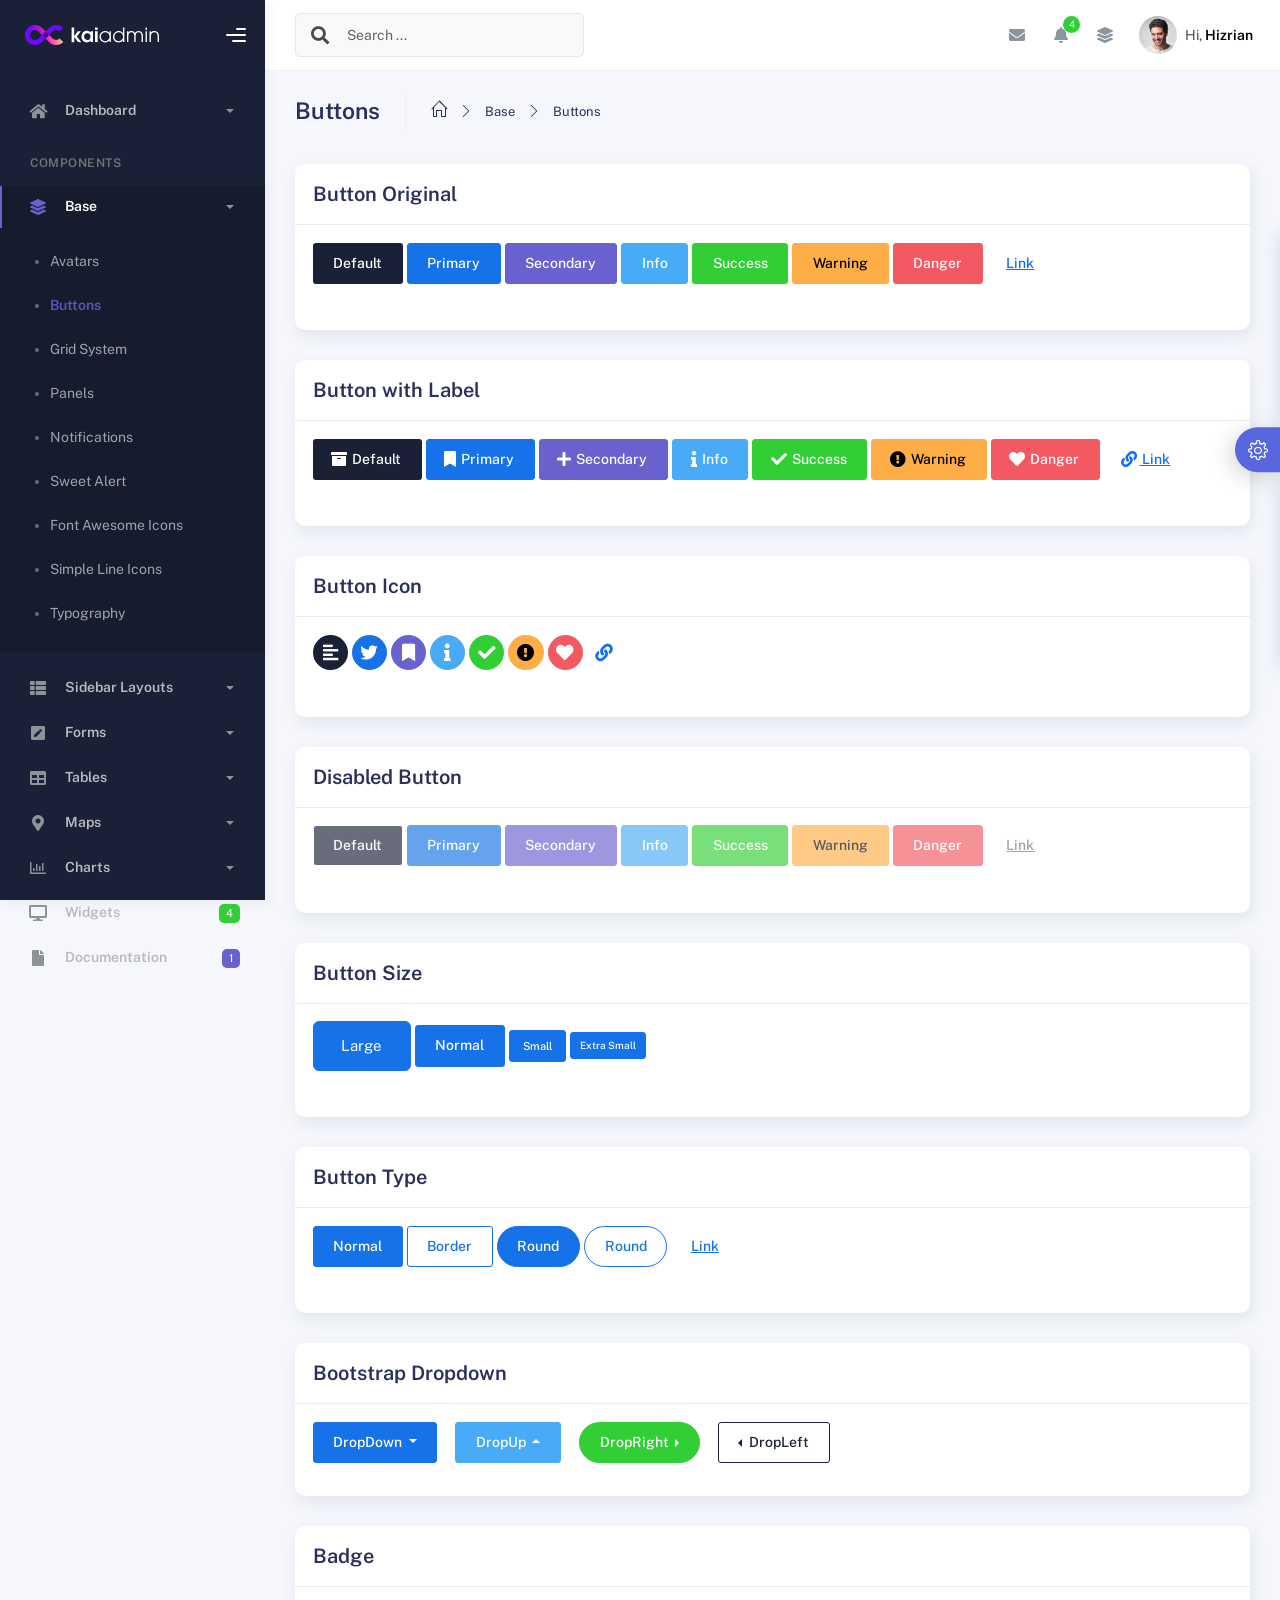
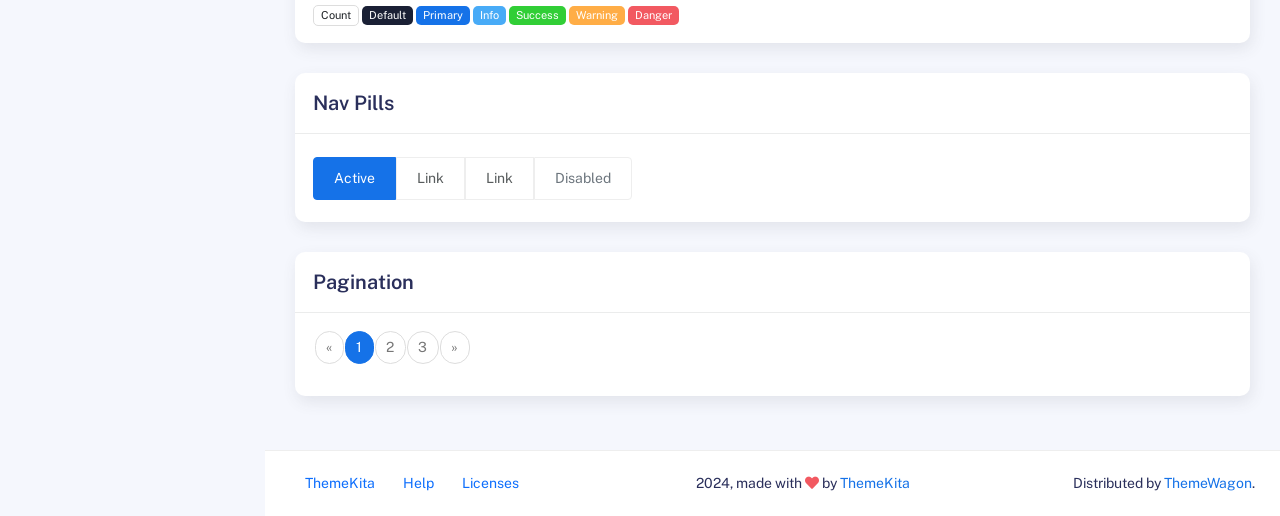
<file: admin_panel/components/buttons.html>
<!DOCTYPE html>
<html lang="en">
  <head>
    <meta http-equiv="X-UA-Compatible" content="IE=edge" />
    <title>Buttons - Kaiadmin Bootstrap 5 Admin Dashboard</title>
    <meta
      content="width=device-width, initial-scale=1.0, shrink-to-fit=no"
      name="viewport"
    />
    <link
      rel="icon"
      href="../assets/img/kaiadmin/favicon.ico"
      type="image/x-icon"
    />

    <!-- Fonts and icons -->
    <script src="../assets/js/plugin/webfont/webfont.min.js"></script>
    <script>
      WebFont.load({
        google: { families: ["Public Sans:300,400,500,600,700"] },
        custom: {
          families: [
            "Font Awesome 5 Solid",
            "Font Awesome 5 Regular",
            "Font Awesome 5 Brands",
            "simple-line-icons",
          ],
          urls: ["../assets/css/fonts.min.css"],
        },
        active: function () {
          sessionStorage.fonts = true;
        },
      });
    </script>

    <!-- CSS Files -->
    <link rel="stylesheet" href="../assets/css/bootstrap.min.css" />
    <link rel="stylesheet" href="../assets/css/plugins.min.css" />
    <link rel="stylesheet" href="../assets/css/kaiadmin.min.css" />

    <!-- CSS Just for demo purpose, don't include it in your project -->
    <link rel="stylesheet" href="../assets/css/demo.css" />
  </head>
  <body>
    <div class="wrapper">
      <!-- Sidebar -->
      <div class="sidebar" data-background-color="dark">
        <div class="sidebar-logo">
          <!-- Logo Header -->
          <div class="logo-header" data-background-color="dark">
            <a href="../index.html" class="logo">
              <img
                src="../assets/img/kaiadmin/logo_light.svg"
                alt="navbar brand"
                class="navbar-brand"
                height="20"
              />
            </a>
            <div class="nav-toggle">
              <button class="btn btn-toggle toggle-sidebar">
                <i class="gg-menu-right"></i>
              </button>
              <button class="btn btn-toggle sidenav-toggler">
                <i class="gg-menu-left"></i>
              </button>
            </div>
            <button class="topbar-toggler more">
              <i class="gg-more-vertical-alt"></i>
            </button>
          </div>
          <!-- End Logo Header -->
        </div>
        <div class="sidebar-wrapper scrollbar scrollbar-inner">
          <div class="sidebar-content">
            <ul class="nav nav-secondary">
              <li class="nav-item">
                <a
                  data-bs-toggle="collapse"
                  href="#dashboard"
                  class="collapsed"
                  aria-expanded="false"
                >
                  <i class="fas fa-home"></i>
                  <p>Dashboard</p>
                  <span class="caret"></span>
                </a>
                <div class="collapse" id="dashboard">
                  <ul class="nav nav-collapse">
                    <li>
                      <a href="../../demo1/index.html">
                        <span class="sub-item">Dashboard 1</span>
                      </a>
                    </li>
                  </ul>
                </div>
              </li>
              <li class="nav-section">
                <span class="sidebar-mini-icon">
                  <i class="fa fa-ellipsis-h"></i>
                </span>
                <h4 class="text-section">Components</h4>
              </li>
              <li class="nav-item active submenu">
                <a data-bs-toggle="collapse" href="#base">
                  <i class="fas fa-layer-group"></i>
                  <p>Base</p>
                  <span class="caret"></span>
                </a>
                <div class="collapse show" id="base">
                  <ul class="nav nav-collapse">
                    <li>
                      <a href="../components/avatars.html">
                        <span class="sub-item">Avatars</span>
                      </a>
                    </li>
                    <li class="active">
                      <a href="../components/buttons.html">
                        <span class="sub-item">Buttons</span>
                      </a>
                    </li>
                    <li>
                      <a href="../components/gridsystem.html">
                        <span class="sub-item">Grid System</span>
                      </a>
                    </li>
                    <li>
                      <a href="../components/panels.html">
                        <span class="sub-item">Panels</span>
                      </a>
                    </li>
                    <li>
                      <a href="../components/notifications.html">
                        <span class="sub-item">Notifications</span>
                      </a>
                    </li>
                    <li>
                      <a href="../components/sweetalert.html">
                        <span class="sub-item">Sweet Alert</span>
                      </a>
                    </li>
                    <li>
                      <a href="../components/font-awesome-icons.html">
                        <span class="sub-item">Font Awesome Icons</span>
                      </a>
                    </li>
                    <li>
                      <a href="../components/simple-line-icons.html">
                        <span class="sub-item">Simple Line Icons</span>
                      </a>
                    </li>
                    <li>
                      <a href="../components/typography.html">
                        <span class="sub-item">Typography</span>
                      </a>
                    </li>
                  </ul>
                </div>
              </li>
              <li class="nav-item">
                <a data-bs-toggle="collapse" href="#sidebarLayouts">
                  <i class="fas fa-th-list"></i>
                  <p>Sidebar Layouts</p>
                  <span class="caret"></span>
                </a>
                <div class="collapse" id="sidebarLayouts">
                  <ul class="nav nav-collapse">
                    <li>
                      <a href="../sidebar-style-2.html">
                        <span class="sub-item">Sidebar Style 2</span>
                      </a>
                    </li>
                    <li>
                      <a href="../icon-menu.html">
                        <span class="sub-item">Icon Menu</span>
                      </a>
                    </li>
                  </ul>
                </div>
              </li>
              <li class="nav-item">
                <a data-bs-toggle="collapse" href="#forms">
                  <i class="fas fa-pen-square"></i>
                  <p>Forms</p>
                  <span class="caret"></span>
                </a>
                <div class="collapse" id="forms">
                  <ul class="nav nav-collapse">
                    <li>
                      <a href="../forms/forms.html">
                        <span class="sub-item">Basic Form</span>
                      </a>
                    </li>
                  </ul>
                </div>
              </li>
              <li class="nav-item">
                <a data-bs-toggle="collapse" href="#tables">
                  <i class="fas fa-table"></i>
                  <p>Tables</p>
                  <span class="caret"></span>
                </a>
                <div class="collapse" id="tables">
                  <ul class="nav nav-collapse">
                    <li>
                      <a href="../tables/tables.html">
                        <span class="sub-item">Basic Table</span>
                      </a>
                    </li>
                    <li>
                      <a href="../tables/datatables.html">
                        <span class="sub-item">Datatables</span>
                      </a>
                    </li>
                  </ul>
                </div>
              </li>
              <li class="nav-item">
                <a data-bs-toggle="collapse" href="#maps">
                  <i class="fas fa-map-marker-alt"></i>
                  <p>Maps</p>
                  <span class="caret"></span>
                </a>
                <div class="collapse" id="maps">
                  <ul class="nav nav-collapse">
                    <li>
                      <a href="../maps/googlemaps.html">
                        <span class="sub-item">Google Maps</span>
                      </a>
                    </li>
                    <li>
                      <a href="../maps/jsvectormap.html">
                        <span class="sub-item">Jsvectormap</span>
                      </a>
                    </li>
                  </ul>
                </div>
              </li>
              <li class="nav-item">
                <a data-bs-toggle="collapse" href="#charts">
                  <i class="far fa-chart-bar"></i>
                  <p>Charts</p>
                  <span class="caret"></span>
                </a>
                <div class="collapse" id="charts">
                  <ul class="nav nav-collapse">
                    <li>
                      <a href="../charts/charts.html">
                        <span class="sub-item">Chart Js</span>
                      </a>
                    </li>
                    <li>
                      <a href="../charts/sparkline.html">
                        <span class="sub-item">Sparkline</span>
                      </a>
                    </li>
                  </ul>
                </div>
              </li>
              <li class="nav-item">
                <a href="../widgets.html">
                  <i class="fas fa-desktop"></i>
                  <p>Widgets</p>
                  <span class="badge badge-success">4</span>
                </a>
              </li>
              <li class="nav-item">
                <a href="../../../documentation/index.html">
                  <i class="fas fa-file"></i>
                  <p>Documentation</p>
                  <span class="badge badge-secondary">1</span>
                </a>
              </li>
              <li class="nav-item">
                <a data-bs-toggle="collapse" href="#submenu">
                  <i class="fas fa-bars"></i>
                  <p>Menu Levels</p>
                  <span class="caret"></span>
                </a>
                <div class="collapse" id="submenu">
                  <ul class="nav nav-collapse">
                    <li>
                      <a data-bs-toggle="collapse" href="#subnav1">
                        <span class="sub-item">Level 1</span>
                        <span class="caret"></span>
                      </a>
                      <div class="collapse" id="subnav1">
                        <ul class="nav nav-collapse subnav">
                          <li>
                            <a href="#">
                              <span class="sub-item">Level 2</span>
                            </a>
                          </li>
                          <li>
                            <a href="#">
                              <span class="sub-item">Level 2</span>
                            </a>
                          </li>
                        </ul>
                      </div>
                    </li>
                    <li>
                      <a data-bs-toggle="collapse" href="#subnav2">
                        <span class="sub-item">Level 1</span>
                        <span class="caret"></span>
                      </a>
                      <div class="collapse" id="subnav2">
                        <ul class="nav nav-collapse subnav">
                          <li>
                            <a href="#">
                              <span class="sub-item">Level 2</span>
                            </a>
                          </li>
                        </ul>
                      </div>
                    </li>
                    <li>
                      <a href="#">
                        <span class="sub-item">Level 1</span>
                      </a>
                    </li>
                  </ul>
                </div>
              </li>
            </ul>
          </div>
        </div>
      </div>
      <!-- End Sidebar -->

      <div class="main-panel">
        <div class="main-header">
          <div class="main-header-logo">
            <!-- Logo Header -->
            <div class="logo-header" data-background-color="dark">
              <a href="../index.html" class="logo">
                <img
                  src="../assets/img/kaiadmin/logo_light.svg"
                  alt="navbar brand"
                  class="navbar-brand"
                  height="20"
                />
              </a>
              <div class="nav-toggle">
                <button class="btn btn-toggle toggle-sidebar">
                  <i class="gg-menu-right"></i>
                </button>
                <button class="btn btn-toggle sidenav-toggler">
                  <i class="gg-menu-left"></i>
                </button>
              </div>
              <button class="topbar-toggler more">
                <i class="gg-more-vertical-alt"></i>
              </button>
            </div>
            <!-- End Logo Header -->
          </div>
          <!-- Navbar Header -->
          <nav
            class="navbar navbar-header navbar-header-transparent navbar-expand-lg border-bottom"
          >
            <div class="container-fluid">
              <nav
                class="navbar navbar-header-left navbar-expand-lg navbar-form nav-search p-0 d-none d-lg-flex"
              >
                <div class="input-group">
                  <div class="input-group-prepend">
                    <button type="submit" class="btn btn-search pe-1">
                      <i class="fa fa-search search-icon"></i>
                    </button>
                  </div>
                  <input
                    type="text"
                    placeholder="Search ..."
                    class="form-control"
                  />
                </div>
              </nav>

              <ul class="navbar-nav topbar-nav ms-md-auto align-items-center">
                <li
                  class="nav-item topbar-icon dropdown hidden-caret d-flex d-lg-none"
                >
                  <a
                    class="nav-link dropdown-toggle"
                    data-bs-toggle="dropdown"
                    href="#"
                    role="button"
                    aria-expanded="false"
                    aria-haspopup="true"
                  >
                    <i class="fa fa-search"></i>
                  </a>
                  <ul class="dropdown-menu dropdown-search animated fadeIn">
                    <form class="navbar-left navbar-form nav-search">
                      <div class="input-group">
                        <input
                          type="text"
                          placeholder="Search ..."
                          class="form-control"
                        />
                      </div>
                    </form>
                  </ul>
                </li>
                <li class="nav-item topbar-icon dropdown hidden-caret">
                  <a
                    class="nav-link dropdown-toggle"
                    href="#"
                    id="messageDropdown"
                    role="button"
                    data-bs-toggle="dropdown"
                    aria-haspopup="true"
                    aria-expanded="false"
                  >
                    <i class="fa fa-envelope"></i>
                  </a>
                  <ul
                    class="dropdown-menu messages-notif-box animated fadeIn"
                    aria-labelledby="messageDropdown"
                  >
                    <li>
                      <div
                        class="dropdown-title d-flex justify-content-between align-items-center"
                      >
                        Messages
                        <a href="#" class="small">Mark all as read</a>
                      </div>
                    </li>
                    <li>
                      <div class="message-notif-scroll scrollbar-outer">
                        <div class="notif-center">
                          <a href="#">
                            <div class="notif-img">
                              <img
                                src="../assets/img/jm_denis.jpg"
                                alt="Img Profile"
                              />
                            </div>
                            <div class="notif-content">
                              <span class="subject">Jimmy Denis</span>
                              <span class="block"> How are you ? </span>
                              <span class="time">5 minutes ago</span>
                            </div>
                          </a>
                          <a href="#">
                            <div class="notif-img">
                              <img
                                src="../assets/img/chadengle.jpg"
                                alt="Img Profile"
                              />
                            </div>
                            <div class="notif-content">
                              <span class="subject">Chad</span>
                              <span class="block"> Ok, Thanks ! </span>
                              <span class="time">12 minutes ago</span>
                            </div>
                          </a>
                          <a href="#">
                            <div class="notif-img">
                              <img
                                src="../assets/img/mlane.jpg"
                                alt="Img Profile"
                              />
                            </div>
                            <div class="notif-content">
                              <span class="subject">Jhon Doe</span>
                              <span class="block">
                                Ready for the meeting today...
                              </span>
                              <span class="time">12 minutes ago</span>
                            </div>
                          </a>
                          <a href="#">
                            <div class="notif-img">
                              <img
                                src="../assets/img/talha.jpg"
                                alt="Img Profile"
                              />
                            </div>
                            <div class="notif-content">
                              <span class="subject">Talha</span>
                              <span class="block"> Hi, Apa Kabar ? </span>
                              <span class="time">17 minutes ago</span>
                            </div>
                          </a>
                        </div>
                      </div>
                    </li>
                    <li>
                      <a class="see-all" href="javascript:void(0);"
                        >See all messages<i class="fa fa-angle-right"></i>
                      </a>
                    </li>
                  </ul>
                </li>
                <li class="nav-item topbar-icon dropdown hidden-caret">
                  <a
                    class="nav-link dropdown-toggle"
                    href="#"
                    id="notifDropdown"
                    role="button"
                    data-bs-toggle="dropdown"
                    aria-haspopup="true"
                    aria-expanded="false"
                  >
                    <i class="fa fa-bell"></i>
                    <span class="notification">4</span>
                  </a>
                  <ul
                    class="dropdown-menu notif-box animated fadeIn"
                    aria-labelledby="notifDropdown"
                  >
                    <li>
                      <div class="dropdown-title">
                        You have 4 new notification
                      </div>
                    </li>
                    <li>
                      <div class="notif-scroll scrollbar-outer">
                        <div class="notif-center">
                          <a href="#">
                            <div class="notif-icon notif-primary">
                              <i class="fa fa-user-plus"></i>
                            </div>
                            <div class="notif-content">
                              <span class="block"> New user registered </span>
                              <span class="time">5 minutes ago</span>
                            </div>
                          </a>
                          <a href="#">
                            <div class="notif-icon notif-success">
                              <i class="fa fa-comment"></i>
                            </div>
                            <div class="notif-content">
                              <span class="block">
                                Rahmad commented on Admin
                              </span>
                              <span class="time">12 minutes ago</span>
                            </div>
                          </a>
                          <a href="#">
                            <div class="notif-img">
                              <img
                                src="../assets/img/profile2.jpg"
                                alt="Img Profile"
                              />
                            </div>
                            <div class="notif-content">
                              <span class="block">
                                Reza send messages to you
                              </span>
                              <span class="time">12 minutes ago</span>
                            </div>
                          </a>
                          <a href="#">
                            <div class="notif-icon notif-danger">
                              <i class="fa fa-heart"></i>
                            </div>
                            <div class="notif-content">
                              <span class="block"> Farrah liked Admin </span>
                              <span class="time">17 minutes ago</span>
                            </div>
                          </a>
                        </div>
                      </div>
                    </li>
                    <li>
                      <a class="see-all" href="javascript:void(0);"
                        >See all notifications<i class="fa fa-angle-right"></i>
                      </a>
                    </li>
                  </ul>
                </li>
                <li class="nav-item topbar-icon dropdown hidden-caret">
                  <a
                    class="nav-link"
                    data-bs-toggle="dropdown"
                    href="#"
                    aria-expanded="false"
                  >
                    <i class="fas fa-layer-group"></i>
                  </a>
                  <div class="dropdown-menu quick-actions animated fadeIn">
                    <div class="quick-actions-header">
                      <span class="title mb-1">Quick Actions</span>
                      <span class="subtitle op-7">Shortcuts</span>
                    </div>
                    <div class="quick-actions-scroll scrollbar-outer">
                      <div class="quick-actions-items">
                        <div class="row m-0">
                          <a class="col-6 col-md-4 p-0" href="#">
                            <div class="quick-actions-item">
                              <div class="avatar-item bg-danger rounded-circle">
                                <i class="far fa-calendar-alt"></i>
                              </div>
                              <span class="text">Calendar</span>
                            </div>
                          </a>
                          <a class="col-6 col-md-4 p-0" href="#">
                            <div class="quick-actions-item">
                              <div
                                class="avatar-item bg-warning rounded-circle"
                              >
                                <i class="fas fa-map"></i>
                              </div>
                              <span class="text">Maps</span>
                            </div>
                          </a>
                          <a class="col-6 col-md-4 p-0" href="#">
                            <div class="quick-actions-item">
                              <div class="avatar-item bg-info rounded-circle">
                                <i class="fas fa-file-excel"></i>
                              </div>
                              <span class="text">Reports</span>
                            </div>
                          </a>
                          <a class="col-6 col-md-4 p-0" href="#">
                            <div class="quick-actions-item">
                              <div
                                class="avatar-item bg-success rounded-circle"
                              >
                                <i class="fas fa-envelope"></i>
                              </div>
                              <span class="text">Emails</span>
                            </div>
                          </a>
                          <a class="col-6 col-md-4 p-0" href="#">
                            <div class="quick-actions-item">
                              <div
                                class="avatar-item bg-primary rounded-circle"
                              >
                                <i class="fas fa-file-invoice-dollar"></i>
                              </div>
                              <span class="text">Invoice</span>
                            </div>
                          </a>
                          <a class="col-6 col-md-4 p-0" href="#">
                            <div class="quick-actions-item">
                              <div
                                class="avatar-item bg-secondary rounded-circle"
                              >
                                <i class="fas fa-credit-card"></i>
                              </div>
                              <span class="text">Payments</span>
                            </div>
                          </a>
                        </div>
                      </div>
                    </div>
                  </div>
                </li>

                <li class="nav-item topbar-user dropdown hidden-caret">
                  <a
                    class="dropdown-toggle profile-pic"
                    data-bs-toggle="dropdown"
                    href="#"
                    aria-expanded="false"
                  >
                    <div class="avatar-sm">
                      <img
                        src="../assets/img/profile.jpg"
                        alt="..."
                        class="avatar-img rounded-circle"
                      />
                    </div>
                    <span class="profile-username">
                      <span class="op-7">Hi,</span>
                      <span class="fw-bold">Hizrian</span>
                    </span>
                  </a>
                  <ul class="dropdown-menu dropdown-user animated fadeIn">
                    <div class="dropdown-user-scroll scrollbar-outer">
                      <li>
                        <div class="user-box">
                          <div class="avatar-lg">
                            <img
                              src="../assets/img/profile.jpg"
                              alt="image profile"
                              class="avatar-img rounded"
                            />
                          </div>
                          <div class="u-text">
                            <h4>Hizrian</h4>
                            <p class="text-muted">hello@example.com</p>
                            <a
                              href="profile.html"
                              class="btn btn-xs btn-secondary btn-sm"
                              >View Profile</a
                            >
                          </div>
                        </div>
                      </li>
                      <li>
                        <div class="dropdown-divider"></div>
                        <a class="dropdown-item" href="#">My Profile</a>
                        <a class="dropdown-item" href="#">My Balance</a>
                        <a class="dropdown-item" href="#">Inbox</a>
                        <div class="dropdown-divider"></div>
                        <a class="dropdown-item" href="#">Account Setting</a>
                        <div class="dropdown-divider"></div>
                        <a class="dropdown-item" href="#">Logout</a>
                      </li>
                    </div>
                  </ul>
                </li>
              </ul>
            </div>
          </nav>
          <!-- End Navbar -->
        </div>

        <div class="container">
          <div class="page-inner">
            <div class="page-header">
              <h3 class="fw-bold mb-3">Buttons</h3>
              <ul class="breadcrumbs mb-3">
                <li class="nav-home">
                  <a href="#">
                    <i class="icon-home"></i>
                  </a>
                </li>
                <li class="separator">
                  <i class="icon-arrow-right"></i>
                </li>
                <li class="nav-item">
                  <a href="#">Base</a>
                </li>
                <li class="separator">
                  <i class="icon-arrow-right"></i>
                </li>
                <li class="nav-item">
                  <a href="#">Buttons</a>
                </li>
              </ul>
            </div>
            <div class="row">
              <div class="col-md-12">
                <div class="card">
                  <div class="card-header">
                    <h4 class="card-title">Button Original</h4>
                  </div>
                  <div class="card-body">
                    <p class="demo">
                      <button class="btn btn-black">Default</button>

                      <button class="btn btn-primary">Primary</button>

                      <button class="btn btn-secondary">Secondary</button>

                      <button class="btn btn-info">Info</button>

                      <button class="btn btn-success">Success</button>

                      <button class="btn btn-warning">Warning</button>

                      <button class="btn btn-danger">Danger</button>

                      <button class="btn btn-link">Link</button>
                    </p>
                  </div>
                </div>
              </div>
              <div class="col-md-12">
                <div class="card">
                  <div class="card-header">
                    <h4 class="card-title">Button with Label</h4>
                  </div>
                  <div class="card-body">
                    <p class="demo">
                      <button class="btn btn-black">
                        <span class="btn-label">
                          <i class="fa fa-archive"></i>
                        </span>
                        Default
                      </button>

                      <button class="btn btn-primary">
                        <span class="btn-label">
                          <i class="fa fa-bookmark"></i>
                        </span>
                        Primary
                      </button>

                      <button class="btn btn-secondary">
                        <span class="btn-label">
                          <i class="fa fa-plus"></i>
                        </span>
                        Secondary
                      </button>

                      <button class="btn btn-info">
                        <span class="btn-label">
                          <i class="fa fa-info"></i>
                        </span>
                        Info
                      </button>

                      <button class="btn btn-success">
                        <span class="btn-label">
                          <i class="fa fa-check"></i>
                        </span>
                        Success
                      </button>

                      <button class="btn btn-warning">
                        <span class="btn-label">
                          <i class="fa fa-exclamation-circle"></i>
                        </span>
                        Warning
                      </button>

                      <button class="btn btn-danger">
                        <span class="btn-label">
                          <i class="fa fa-heart"></i>
                        </span>
                        Danger
                      </button>

                      <button class="btn btn-link">
                        <span class="btn-label">
                          <i class="fa fa-link"></i>
                        </span>
                        Link
                      </button>
                    </p>
                  </div>
                </div>
              </div>
              <div class="col-md-12">
                <div class="card">
                  <div class="card-header">
                    <h4 class="card-title">Button Icon</h4>
                  </div>
                  <div class="card-body">
                    <p class="demo">
                      <button
                        type="button"
                        class="btn btn-icon btn-round btn-black"
                      >
                        <i class="fa fa-align-left"></i>
                      </button>

                      <button
                        type="button"
                        class="btn btn-icon btn-round btn-primary"
                      >
                        <i class="fab fa-twitter"></i>
                      </button>

                      <button
                        type="button"
                        class="btn btn-icon btn-round btn-secondary"
                      >
                        <i class="fa fa-bookmark"></i>
                      </button>

                      <button
                        type="button"
                        class="btn btn-icon btn-round btn-info"
                      >
                        <i class="fa fa-info"></i>
                      </button>

                      <button
                        type="button"
                        class="btn btn-icon btn-round btn-success"
                      >
                        <i class="fa fa-check"></i>
                      </button>

                      <button
                        type="button"
                        class="btn btn-icon btn-round btn-warning"
                      >
                        <i class="fa fa-exclamation-circle"></i>
                      </button>

                      <button
                        type="button"
                        class="btn btn-icon btn-round btn-danger"
                      >
                        <i class="fa fa-heart"></i>
                      </button>

                      <button type="button" class="btn btn-icon btn-link">
                        <i class="fa fa-link"></i>
                      </button>
                    </p>
                  </div>
                </div>
              </div>
              <div class="col-md-12">
                <div class="card">
                  <div class="card-header">
                    <h4 class="card-title">Disabled Button</h4>
                  </div>
                  <div class="card-body">
                    <p class="demo">
                      <button class="btn btn-black" disabled="disabled">
                        Default
                      </button>

                      <button class="btn btn-primary" disabled="disabled">
                        Primary
                      </button>

                      <button class="btn btn-secondary" disabled="disabled">
                        Secondary
                      </button>

                      <button class="btn btn-info" disabled="disabled">
                        Info
                      </button>

                      <button class="btn btn-success" disabled="disabled">
                        Success
                      </button>

                      <button class="btn btn-warning" disabled="disabled">
                        Warning
                      </button>

                      <button class="btn btn-danger" disabled="disabled">
                        Danger
                      </button>

                      <button class="btn btn-link" disabled>Link</button>
                    </p>
                  </div>
                </div>
              </div>
              <div class="col-md-12">
                <div class="card">
                  <div class="card-header">
                    <h4 class="card-title">Button Size</h4>
                  </div>
                  <div class="card-body">
                    <p class="demo">
                      <button class="btn btn-primary btn-lg">Large</button>

                      <button class="btn btn-primary">Normal</button>

                      <button class="btn btn-primary btn-sm">Small</button>

                      <button class="btn btn-primary btn-xs">
                        Extra Small
                      </button>
                    </p>
                  </div>
                </div>
              </div>
              <div class="col-md-12">
                <div class="card">
                  <div class="card-header">
                    <h4 class="card-title">Button Type</h4>
                  </div>
                  <div class="card-body">
                    <p class="demo">
                      <button class="btn btn-primary">Normal</button>
                      <button class="btn btn-primary btn-border">Border</button>

                      <button class="btn btn-primary btn-round">Round</button>

                      <button class="btn btn-primary btn-border btn-round">
                        Round
                      </button>

                      <button class="btn btn-primary btn-link">Link</button>
                    </p>
                  </div>
                </div>
              </div>

              <div class="col-md-12">
                <div class="card">
                  <div class="card-header">
                    <h4 class="card-title">Bootstrap Dropdown</h4>
                  </div>
                  <div class="card-body">
                    <div class="demo">
                      <div class="btn-group dropdown">
                        <button
                          class="btn btn-primary dropdown-toggle"
                          type="button"
                          data-bs-toggle="dropdown"
                        >
                          DropDown
                        </button>
                        <ul class="dropdown-menu" role="menu">
                          <li>
                            <a class="dropdown-item" href="#">Action</a>
                            <a class="dropdown-item" href="#">Another action</a>
                            <div class="dropdown-divider"></div>
                            <a class="dropdown-item" href="#"
                              >Something else here</a
                            >
                          </li>
                        </ul>
                      </div>

                      <div class="btn-group dropup">
                        <button
                          class="btn btn-info dropdown-toggle"
                          type="button"
                          data-bs-toggle="dropdown"
                        >
                          DropUp
                        </button>
                        <ul class="dropdown-menu" role="menu">
                          <li>
                            <a class="dropdown-item" href="#">Action</a>
                            <a class="dropdown-item" href="#">Another action</a>
                            <div class="dropdown-divider"></div>
                            <a class="dropdown-item" href="#"
                              >Something else here</a
                            >
                          </li>
                        </ul>
                      </div>

                      <div class="btn-group dropend">
                        <button
                          type="button"
                          class="btn btn-success btn-round dropdown-toggle"
                          data-bs-toggle="dropdown"
                          aria-haspopup="true"
                          aria-expanded="false"
                        >
                          DropRight
                        </button>
                        <ul class="dropdown-menu" role="menu">
                          <li>
                            <a class="dropdown-item" href="#">Action</a>
                            <a class="dropdown-item" href="#">Another action</a>
                            <div class="dropdown-divider"></div>
                            <a class="dropdown-item" href="#"
                              >Something else here</a
                            >
                          </li>
                        </ul>
                      </div>

                      <div class="btn-group dropstart">
                        <button
                          type="button"
                          class="btn btn-black btn-border dropdown-toggle"
                          data-bs-toggle="dropdown"
                          aria-haspopup="true"
                          aria-expanded="false"
                        >
                          DropLeft
                        </button>
                        <ul class="dropdown-menu" role="menu">
                          <li>
                            <a class="dropdown-item" href="#">Action</a>
                            <a class="dropdown-item" href="#">Another action</a>
                            <div class="dropdown-divider"></div>
                            <a class="dropdown-item" href="#"
                              >Something else here</a
                            >
                          </li>
                        </ul>
                      </div>
                    </div>
                  </div>
                </div>
              </div>
              <div class="col-md-12">
                <div class="card">
                  <div class="card-header">
                    <h4 class="card-title">Badge</h4>
                  </div>
                  <div class="card-body">
                    <span class="badge badge-count">Count</span>
                    <span class="badge badge-black">Default</span>
                    <span class="badge badge-primary">Primary</span>
                    <span class="badge badge-info">Info</span>
                    <span class="badge badge-success">Success</span>
                    <span class="badge badge-warning">Warning</span>
                    <span class="badge badge-danger">Danger</span>
                  </div>
                </div>
              </div>
              <div class="col-md-12">
                <div class="card">
                  <div class="card-header">
                    <h4 class="card-title">Nav Pills</h4>
                  </div>
                  <div class="card-body">
                    <ul class="nav nav-pills nav-primary">
                      <li class="nav-item">
                        <a class="nav-link active" href="#">Active</a>
                      </li>
                      <li class="nav-item">
                        <a class="nav-link" href="#">Link</a>
                      </li>
                      <li class="nav-item">
                        <a class="nav-link" href="#">Link</a>
                      </li>
                      <li class="nav-item">
                        <a class="nav-link disabled" href="#">Disabled</a>
                      </li>
                    </ul>
                  </div>
                </div>
              </div>
              <div class="col-md-12">
                <div class="card">
                  <div class="card-header">
                    <h4 class="card-title">Pagination</h4>
                  </div>
                  <div class="card-body">
                    <div class="demo">
                      <ul class="pagination pg-primary">
                        <li class="page-item">
                          <a class="page-link" href="#" aria-label="Previous">
                            <span aria-hidden="true">&laquo;</span>
                            <span class="sr-only">Previous</span>
                          </a>
                        </li>
                        <li class="page-item active">
                          <a class="page-link" href="#">1</a>
                        </li>
                        <li class="page-item">
                          <a class="page-link" href="#">2</a>
                        </li>
                        <li class="page-item">
                          <a class="page-link" href="#">3</a>
                        </li>
                        <li class="page-item">
                          <a class="page-link" href="#" aria-label="Next">
                            <span aria-hidden="true">&raquo;</span>
                            <span class="sr-only">Next</span>
                          </a>
                        </li>
                      </ul>
                    </div>
                  </div>
                </div>
              </div>
            </div>
          </div>
        </div>

        <footer class="footer">
          <div class="container-fluid d-flex justify-content-between">
            <nav class="pull-left">
              <ul class="nav">
                <li class="nav-item">
                  <a class="nav-link" href="http://www.themekita.com">
                    ThemeKita
                  </a>
                </li>
                <li class="nav-item">
                  <a class="nav-link" href="#"> Help </a>
                </li>
                <li class="nav-item">
                  <a class="nav-link" href="#"> Licenses </a>
                </li>
              </ul>
            </nav>
            <div class="copyright">
              2024, made with <i class="fa fa-heart heart text-danger"></i> by
              <a href="http://www.themekita.com">ThemeKita</a>
            </div>
            <div>
              Distributed by
              <a target="_blank" href="https://themewagon.com/">ThemeWagon</a>.
            </div>
          </div>
        </footer>
      </div>

      <!-- Custom template | don't include it in your project! -->
      <div class="custom-template">
        <div class="title">Settings</div>
        <div class="custom-content">
          <div class="switcher">
            <div class="switch-block">
              <h4>Logo Header</h4>
              <div class="btnSwitch">
                <button
                  type="button"
                  class="selected changeLogoHeaderColor"
                  data-color="dark"
                ></button>
                <button
                  type="button"
                  class="selected changeLogoHeaderColor"
                  data-color="blue"
                ></button>
                <button
                  type="button"
                  class="changeLogoHeaderColor"
                  data-color="purple"
                ></button>
                <button
                  type="button"
                  class="changeLogoHeaderColor"
                  data-color="light-blue"
                ></button>
                <button
                  type="button"
                  class="changeLogoHeaderColor"
                  data-color="green"
                ></button>
                <button
                  type="button"
                  class="changeLogoHeaderColor"
                  data-color="orange"
                ></button>
                <button
                  type="button"
                  class="changeLogoHeaderColor"
                  data-color="red"
                ></button>
                <button
                  type="button"
                  class="changeLogoHeaderColor"
                  data-color="white"
                ></button>
                <br />
                <button
                  type="button"
                  class="changeLogoHeaderColor"
                  data-color="dark2"
                ></button>
                <button
                  type="button"
                  class="changeLogoHeaderColor"
                  data-color="blue2"
                ></button>
                <button
                  type="button"
                  class="changeLogoHeaderColor"
                  data-color="purple2"
                ></button>
                <button
                  type="button"
                  class="changeLogoHeaderColor"
                  data-color="light-blue2"
                ></button>
                <button
                  type="button"
                  class="changeLogoHeaderColor"
                  data-color="green2"
                ></button>
                <button
                  type="button"
                  class="changeLogoHeaderColor"
                  data-color="orange2"
                ></button>
                <button
                  type="button"
                  class="changeLogoHeaderColor"
                  data-color="red2"
                ></button>
              </div>
            </div>
            <div class="switch-block">
              <h4>Navbar Header</h4>
              <div class="btnSwitch">
                <button
                  type="button"
                  class="changeTopBarColor"
                  data-color="dark"
                ></button>
                <button
                  type="button"
                  class="changeTopBarColor"
                  data-color="blue"
                ></button>
                <button
                  type="button"
                  class="changeTopBarColor"
                  data-color="purple"
                ></button>
                <button
                  type="button"
                  class="changeTopBarColor"
                  data-color="light-blue"
                ></button>
                <button
                  type="button"
                  class="changeTopBarColor"
                  data-color="green"
                ></button>
                <button
                  type="button"
                  class="changeTopBarColor"
                  data-color="orange"
                ></button>
                <button
                  type="button"
                  class="changeTopBarColor"
                  data-color="red"
                ></button>
                <button
                  type="button"
                  class="changeTopBarColor"
                  data-color="white"
                ></button>
                <br />
                <button
                  type="button"
                  class="changeTopBarColor"
                  data-color="dark2"
                ></button>
                <button
                  type="button"
                  class="selected changeTopBarColor"
                  data-color="blue2"
                ></button>
                <button
                  type="button"
                  class="changeTopBarColor"
                  data-color="purple2"
                ></button>
                <button
                  type="button"
                  class="changeTopBarColor"
                  data-color="light-blue2"
                ></button>
                <button
                  type="button"
                  class="changeTopBarColor"
                  data-color="green2"
                ></button>
                <button
                  type="button"
                  class="changeTopBarColor"
                  data-color="orange2"
                ></button>
                <button
                  type="button"
                  class="changeTopBarColor"
                  data-color="red2"
                ></button>
              </div>
            </div>
            <div class="switch-block">
              <h4>Sidebar</h4>
              <div class="btnSwitch">
                <button
                  type="button"
                  class="selected changeSideBarColor"
                  data-color="white"
                ></button>
                <button
                  type="button"
                  class="changeSideBarColor"
                  data-color="dark"
                ></button>
                <button
                  type="button"
                  class="changeSideBarColor"
                  data-color="dark2"
                ></button>
              </div>
            </div>
          </div>
        </div>
        <div class="custom-toggle">
          <i class="icon-settings"></i>
        </div>
      </div>
      <!-- End Custom template -->
    </div>
    <!--   Core JS Files   -->
    <script src="../assets/js/core/jquery-3.7.1.min.js"></script>
    <script src="../assets/js/core/popper.min.js"></script>
    <script src="../assets/js/core/bootstrap.min.js"></script>

    <!-- jQuery Scrollbar -->
    <script src="../assets/js/plugin/jquery-scrollbar/jquery.scrollbar.min.js"></script>
    <!-- Moment JS -->
    <script src="../assets/js/plugin/moment/moment.min.js"></script>

    <!-- Chart JS -->
    <script src="../assets/js/plugin/chart.js/chart.min.js"></script>

    <!-- jQuery Sparkline -->
    <script src="../assets/js/plugin/jquery.sparkline/jquery.sparkline.min.js"></script>

    <!-- Chart Circle -->
    <script src="../assets/js/plugin/chart-circle/circles.min.js"></script>

    <!-- Datatables -->
    <script src="../assets/js/plugin/datatables/datatables.min.js"></script>

    <!-- Bootstrap Notify -->
    <script src="../assets/js/plugin/bootstrap-notify/bootstrap-notify.min.js"></script>

    <!-- jQuery Vector Maps -->
    <script src="../assets/js/plugin/jsvectormap/jsvectormap.min.js"></script>
    <script src="../assets/js/plugin/jsvectormap/world.js"></script>

    <!-- Sweet Alert -->
    <script src="../assets/js/plugin/sweetalert/sweetalert.min.js"></script>

    <!-- Kaiadmin JS -->
    <script src="../assets/js/kaiadmin.min.js"></script>

    <!-- Kaiadmin DEMO methods, don't include it in your project! -->
    <script src="../assets/js/setting-demo2.js"></script>
  </body>
</html>
</file>
<file: dashboard-hackathon/assets/css/demo.css>
.gg-check {
  box-sizing: border-box;
  position: relative;
  display: block;
  transform: scale(var(--ggs, 1));
  width: 22px;
  height: 22px;
  border: 2px solid transparent;
  border-radius: 100px; }
  .gg-check::after {
    content: "";
    display: block;
    box-sizing: border-box;
    position: absolute;
    left: 3px;
    top: -1px;
    width: 6px;
    height: 10px;
    border-width: 0 2px 2px 0;
    border-style: solid;
    transform-origin: bottom left;
    transform: rotate(45deg); }

.custom-template {
  position: fixed;
  top: 50%;
  transform: translateY(-50%);
  right: -325px;
  width: 325px;
  height: max-content;
  display: block;
  z-index: 1;
  background: #ffffff;
  transition: all .3s;
  z-index: 1003;
  box-shadow: -1px 1px 20px rgba(69, 65, 78, 0.15);
  border-top-left-radius: 5px;
  border-bottom-left-radius: 5px;
  transition: all .5s; }
  .custom-template.open {
    right: 0px; }
  .custom-template .custom-toggle {
    position: absolute;
    width: 45px;
    height: 45px;
    background: #5867dd;
    top: 50%;
    left: -45px;
    transform: translateY(-50%);
    display: flex;
    align-items: center;
    justify-content: center;
    text-align: center;
    border-top-left-radius: 30px;
    border-bottom-left-radius: 30px;
    /*border-right: 1px solid #177dff;*/
    cursor: pointer;
    color: #ffffff;
    box-shadow: -5px 5px 20px rgba(69, 65, 78, 0.21); }
    .custom-template .custom-toggle i {
      font-size: 20px;
      animation: 1.3s spin linear infinite; }
  .custom-template .title {
    padding: 15px;
    text-align: left;
    font-size: 16px;
    font-weight: 600;
    color: #ffffff;
    border-top-left-radius: 5px;
    border-bottom: 1px solid #ebedf2;
    background: #5867dd; }
  .custom-template .custom-content {
    padding: 20px 15px;
    max-height: calc(100vh - 90px);
    overflow: auto; }
  .custom-template .switcher {
    padding: 5px 0; }
  .custom-template .switch-block h4 {
    font-size: 13px;
    font-weight: 600;
    color: #444;
    line-height: 1.3;
    margin-bottom: 0;
    text-transform: uppercase; }
  .custom-template .btnSwitch {
    margin-top: 20px;
    margin-bottom: 25px; }
    .custom-template .btnSwitch button {
      border: 0px;
      height: 22px;
      width: 22px;
      outline: 0;
      margin-right: 6px;
      margin-bottom: 6px;
      cursor: pointer;
      padding: 0;
      border-radius: 50%;
      border: 2px solid #ededed;
      position: relative;
      transition: all .2s; }
      .custom-template .btnSwitch button:hover {
        border-color: #0bf; }
      .custom-template .btnSwitch button.selected {
        border-color: #0bf;
        display: inline-flex;
        align-items: center; }
      .custom-template .btnSwitch button:not([data-color="white"], [data-color="bg1"], [data-color="bg2"], [data-color="bg3"]) .gg-check:after {
        border-color: #fff; }
  .custom-template .img-pick {
    padding: 4px;
    min-height: 100px;
    border-radius: 5px;
    cursor: pointer; }
    .custom-template .img-pick img {
      height: 100%;
      height: 100px;
      width: 100%;
      border-radius: 5px;
      border: 2px solid transparent; }
    .custom-template .img-pick:hover img, .custom-template .img-pick.active img {
      border-color: #177dff; }

.demo .btn, .demo .progress {
  margin-bottom: 15px !important; }
.demo .form-check-label, .demo .form-radio-label, .demo .toggle, .demo .btn-group {
  margin-right: 15px; }
.demo #slider {
  margin-bottom: 15px; }

.table-typo tbody > tr > td {
  border-color: #fafafa; }
  .table-typo tbody > tr > td:first-child {
    min-width: 200px;
    vertical-align: bottom; }
    .table-typo tbody > tr > td:first-child p {
      font-size: 14px;
      color: #333; }

.demo-icon {
  display: flex;
  flex-direction: row;
  align-items: center;
  margin-bottom: 20px;
  padding: 10px;
  transition: all .2s; }
  .demo-icon:hover {
    background-color: #f4f5f8;
    border-radius: 3px; }
  .demo-icon .icon-preview {
    font-size: 1.8rem;
    margin-right: 10px;
    line-height: 1;
    color: #333439; }

body[data-background-color="dark"] .demo-icon .icon-preview {
  color: #969696; }

.demo-icon .icon-class {
  font-weight: 300;
  font-size: 13px;
  color: #777; }

body[data-background-color="dark"] .demo-icon .icon-class {
  color: #a9a8a8; }

.form-show-notify .form-control {
  margin-bottom: 15px; }
.form-show-notify label {
  padding-top: 0.65rem; }

.map-demo {
  height: 300px; }

#instructions li {
  padding: 5px 0; }

.row-demo-grid {
  margin-bottom: 15px; }
  .row-demo-grid [class^="col"] {
    text-align: center; }
    .row-demo-grid [class^="col"] .card-body {
      background: #ddd; }

.btnSwitch button[data-color="white"] {
  background-color: #fff; }
.btnSwitch button[data-color="grey"] {
  background-color: #f1f1f1; }
.btnSwitch button[data-color="black"] {
  background-color: #191919; }
.btnSwitch button[data-color="dark"] {
  background-color: #1a2035; }
.btnSwitch button[data-color="blue"] {
  background-color: #1572E8; }
.btnSwitch button[data-color="purple"] {
  background-color: #6861CE; }
.btnSwitch button[data-color="light-blue"] {
  background-color: #48ABF7; }
.btnSwitch button[data-color="green"] {
  background-color: #31CE36; }
.btnSwitch button[data-color="orange"] {
  background-color: #FFAD46; }
.btnSwitch button[data-color="red"] {
  background-color: #F25961; }
.btnSwitch button[data-color="dark2"] {
  background-color: #1f283e; }
.btnSwitch button[data-color="blue2"] {
  background-color: #1269DB; }
.btnSwitch button[data-color="purple2"] {
  background-color: #5C55BF; }
.btnSwitch button[data-color="light-blue2"] {
  background-color: #3697E1; }
.btnSwitch button[data-color="green2"] {
  background-color: #2BB930; }
.btnSwitch button[data-color="orange2"] {
  background-color: #FF9E27; }
.btnSwitch button[data-color="red2"] {
  background-color: #EA4d56; }
.btnSwitch button[data-color="bg1"] {
  background-color: #fafafa; }
.btnSwitch button[data-color="bg2"] {
  background-color: #fff; }
.btnSwitch button[data-color="bg3"] {
  background-color: #f1f1f1; }

#modalShowcase .btn-close {
  background: #ff0000;
  opacity: 0.7;
  display: flex; }
  #modalShowcase .btn-close svg {
    fill: #fff;
    width: 16px;
    height: 16px; }
#modalShowcase .preview-showcase {
  background: #F1F1F4;
  border-radius: 8px;
  padding: 24px 32px;
  padding-bottom: 0;
  padding-right: 0;
  overflow: hidden;
  transition: all .3s ease; }
  #modalShowcase .preview-showcase:hover {
    transform: translateY(-2.5%);
    background: #e9f6f9; }
#modalShowcase .preview-title {
  color: #071437;
  font-weight: 700;
  font-size: 16px;
  margin-bottom: 22.750px; }
#modalShowcase .preview-img {
  width: 100% !important;
  height: auto;
  object-fit: cover;
  transition: all .3s ease; }

#checkOutMoreDemos {
  display: flex;
  position: fixed;
  bottom: 12px;
  right: 12px;
  background: #fff;
  color: #252F4A;
  font-weight: 600;
  flex-direction: column;
  align-items: center;
  justify-content: center;
  width: 66px;
  height: 70px;
  font-size: 12px;
  box-shadow: -5px 5px 20px rgba(69, 65, 78, 0.21); }
  #checkOutMoreDemos i {
    width: 23px;
    height: 23px;
    font-size: 16px;
    margin-bottom: 0.5rem !important;
    padding-top: 0.25rem !important; }
  #checkOutMoreDemos:hover {
    background: #1e2129;
    color: #fff;
    opacity: 1;
    transition: color .2s ease; }

@media screen and (max-width: 1200px) {
  #modalShowcase .modal-dialog {
    padding: 3rem !important; } }
@media screen and (max-width: 550px) {
  .table-typo tr td {
    display: flex;
    align-items: center;
    word-break: break-word; }
    .table-typo tr td:first-child p {
      margin-bottom: 0px; }

  #modalShowcase .modal-dialog {
    padding: 32px !important; }
  #modalShowcase h3 {
    font-size: 16px; }
  #modalShowcase .preview-showcase {
    padding: 24px;
    padding-right: 0;
    padding-bottom: 0; } }
@media screen and (max-width: 576px) {
  .custom-template .custom-content {
    overflow: auto; }

  .form-show-notify > .text-right, .form-show-validation > .text-right {
    text-align: left !important; } }
@media screen and (max-width: 400px) {
  .custom-template {
    width: 85% !important;
    right: -85%; } }

/*# sourceMappingURL=demo.css.map */
</file>
<file: admin_panel/assets/css/demo.css>
.gg-check {
  box-sizing: border-box;
  position: relative;
  display: block;
  transform: scale(var(--ggs, 1));
  width: 22px;
  height: 22px;
  border: 2px solid transparent;
  border-radius: 100px; }
  .gg-check::after {
    content: "";
    display: block;
    box-sizing: border-box;
    position: absolute;
    left: 3px;
    top: -1px;
    width: 6px;
    height: 10px;
    border-width: 0 2px 2px 0;
    border-style: solid;
    transform-origin: bottom left;
    transform: rotate(45deg); }

.custom-template {
  position: fixed;
  top: 50%;
  transform: translateY(-50%);
  right: -325px;
  width: 325px;
  height: max-content;
  display: block;
  z-index: 1;
  background: #ffffff;
  transition: all .3s;
  z-index: 1003;
  box-shadow: -1px 1px 20px rgba(69, 65, 78, 0.15);
  border-top-left-radius: 5px;
  border-bottom-left-radius: 5px;
  transition: all .5s; }
  .custom-template.open {
    right: 0px; }
  .custom-template .custom-toggle {
    position: absolute;
    width: 45px;
    height: 45px;
    background: #5867dd;
    top: 50%;
    left: -45px;
    transform: translateY(-50%);
    display: flex;
    align-items: center;
    justify-content: center;
    text-align: center;
    border-top-left-radius: 30px;
    border-bottom-left-radius: 30px;
    /*border-right: 1px solid #177dff;*/
    cursor: pointer;
    color: #ffffff;
    box-shadow: -5px 5px 20px rgba(69, 65, 78, 0.21); }
    .custom-template .custom-toggle i {
      font-size: 20px;
      animation: 1.3s spin linear infinite; }
  .custom-template .title {
    padding: 15px;
    text-align: left;
    font-size: 16px;
    font-weight: 600;
    color: #ffffff;
    border-top-left-radius: 5px;
    border-bottom: 1px solid #ebedf2;
    background: #5867dd; }
  .custom-template .custom-content {
    padding: 20px 15px;
    max-height: calc(100vh - 90px);
    overflow: auto; }
  .custom-template .switcher {
    padding: 5px 0; }
  .custom-template .switch-block h4 {
    font-size: 13px;
    font-weight: 600;
    color: #444;
    line-height: 1.3;
    margin-bottom: 0;
    text-transform: uppercase; }
  .custom-template .btnSwitch {
    margin-top: 20px;
    margin-bottom: 25px; }
    .custom-template .btnSwitch button {
      border: 0px;
      height: 22px;
      width: 22px;
      outline: 0;
      margin-right: 6px;
      margin-bottom: 6px;
      cursor: pointer;
      padding: 0;
      border-radius: 50%;
      border: 2px solid #ededed;
      position: relative;
      transition: all .2s; }
      .custom-template .btnSwitch button:hover {
        border-color: #0bf; }
      .custom-template .btnSwitch button.selected {
        border-color: #0bf;
        display: inline-flex;
        align-items: center; }
      .custom-template .btnSwitch button:not([data-color="white"], [data-color="bg1"], [data-color="bg2"], [data-color="bg3"]) .gg-check:after {
        border-color: #fff; }
  .custom-template .img-pick {
    padding: 4px;
    min-height: 100px;
    border-radius: 5px;
    cursor: pointer; }
    .custom-template .img-pick img {
      height: 100%;
      height: 100px;
      width: 100%;
      border-radius: 5px;
      border: 2px solid transparent; }
    .custom-template .img-pick:hover img, .custom-template .img-pick.active img {
      border-color: #177dff; }

.demo .btn, .demo .progress {
  margin-bottom: 15px !important; }
.demo .form-check-label, .demo .form-radio-label, .demo .toggle, .demo .btn-group {
  margin-right: 15px; }
.demo #slider {
  margin-bottom: 15px; }

.table-typo tbody > tr > td {
  border-color: #fafafa; }
  .table-typo tbody > tr > td:first-child {
    min-width: 200px;
    vertical-align: bottom; }
    .table-typo tbody > tr > td:first-child p {
      font-size: 14px;
      color: #333; }

.demo-icon {
  display: flex;
  flex-direction: row;
  align-items: center;
  margin-bottom: 20px;
  padding: 10px;
  transition: all .2s; }
  .demo-icon:hover {
    background-color: #f4f5f8;
    border-radius: 3px; }
  .demo-icon .icon-preview {
    font-size: 1.8rem;
    margin-right: 10px;
    line-height: 1;
    color: #333439; }

body[data-background-color="dark"] .demo-icon .icon-preview {
  color: #969696; }

.demo-icon .icon-class {
  font-weight: 300;
  font-size: 13px;
  color: #777; }

body[data-background-color="dark"] .demo-icon .icon-class {
  color: #a9a8a8; }

.form-show-notify .form-control {
  margin-bottom: 15px; }
.form-show-notify label {
  padding-top: 0.65rem; }

.map-demo {
  height: 300px; }

#instructions li {
  padding: 5px 0; }

.row-demo-grid {
  margin-bottom: 15px; }
  .row-demo-grid [class^="col"] {
    text-align: center; }
    .row-demo-grid [class^="col"] .card-body {
      background: #ddd; }

.btnSwitch button[data-color="white"] {
  background-color: #fff; }
.btnSwitch button[data-color="grey"] {
  background-color: #f1f1f1; }
.btnSwitch button[data-color="black"] {
  background-color: #191919; }
.btnSwitch button[data-color="dark"] {
  background-color: #1a2035; }
.btnSwitch button[data-color="blue"] {
  background-color: #1572E8; }
.btnSwitch button[data-color="purple"] {
  background-color: #6861CE; }
.btnSwitch button[data-color="light-blue"] {
  background-color: #48ABF7; }
.btnSwitch button[data-color="green"] {
  background-color: #31CE36; }
.btnSwitch button[data-color="orange"] {
  background-color: #FFAD46; }
.btnSwitch button[data-color="red"] {
  background-color: #F25961; }
.btnSwitch button[data-color="dark2"] {
  background-color: #1f283e; }
.btnSwitch button[data-color="blue2"] {
  background-color: #1269DB; }
.btnSwitch button[data-color="purple2"] {
  background-color: #5C55BF; }
.btnSwitch button[data-color="light-blue2"] {
  background-color: #3697E1; }
.btnSwitch button[data-color="green2"] {
  background-color: #2BB930; }
.btnSwitch button[data-color="orange2"] {
  background-color: #FF9E27; }
.btnSwitch button[data-color="red2"] {
  background-color: #EA4d56; }
.btnSwitch button[data-color="bg1"] {
  background-color: #fafafa; }
.btnSwitch button[data-color="bg2"] {
  background-color: #fff; }
.btnSwitch button[data-color="bg3"] {
  background-color: #f1f1f1; }

#modalShowcase .btn-close {
  background: #ff0000;
  opacity: 0.7;
  display: flex; }
  #modalShowcase .btn-close svg {
    fill: #fff;
    width: 16px;
    height: 16px; }
#modalShowcase .preview-showcase {
  background: #F1F1F4;
  border-radius: 8px;
  padding: 24px 32px;
  padding-bottom: 0;
  padding-right: 0;
  overflow: hidden;
  transition: all .3s ease; }
  #modalShowcase .preview-showcase:hover {
    transform: translateY(-2.5%);
    background: #e9f6f9; }
#modalShowcase .preview-title {
  color: #071437;
  font-weight: 700;
  font-size: 16px;
  margin-bottom: 22.750px; }
#modalShowcase .preview-img {
  width: 100% !important;
  height: auto;
  object-fit: cover;
  transition: all .3s ease; }

#checkOutMoreDemos {
  display: flex;
  position: fixed;
  bottom: 12px;
  right: 12px;
  background: #fff;
  color: #252F4A;
  font-weight: 600;
  flex-direction: column;
  align-items: center;
  justify-content: center;
  width: 66px;
  height: 70px;
  font-size: 12px;
  box-shadow: -5px 5px 20px rgba(69, 65, 78, 0.21); }
  #checkOutMoreDemos i {
    width: 23px;
    height: 23px;
    font-size: 16px;
    margin-bottom: 0.5rem !important;
    padding-top: 0.25rem !important; }
  #checkOutMoreDemos:hover {
    background: #1e2129;
    color: #fff;
    opacity: 1;
    transition: color .2s ease; }

@media screen and (max-width: 1200px) {
  #modalShowcase .modal-dialog {
    padding: 3rem !important; } }
@media screen and (max-width: 550px) {
  .table-typo tr td {
    display: flex;
    align-items: center;
    word-break: break-word; }
    .table-typo tr td:first-child p {
      margin-bottom: 0px; }

  #modalShowcase .modal-dialog {
    padding: 32px !important; }
  #modalShowcase h3 {
    font-size: 16px; }
  #modalShowcase .preview-showcase {
    padding: 24px;
    padding-right: 0;
    padding-bottom: 0; } }
@media screen and (max-width: 576px) {
  .custom-template .custom-content {
    overflow: auto; }

  .form-show-notify > .text-right, .form-show-validation > .text-right {
    text-align: left !important; } }
@media screen and (max-width: 400px) {
  .custom-template {
    width: 85% !important;
    right: -85%; } }

/*# sourceMappingURL=demo.css.map */
</file>
